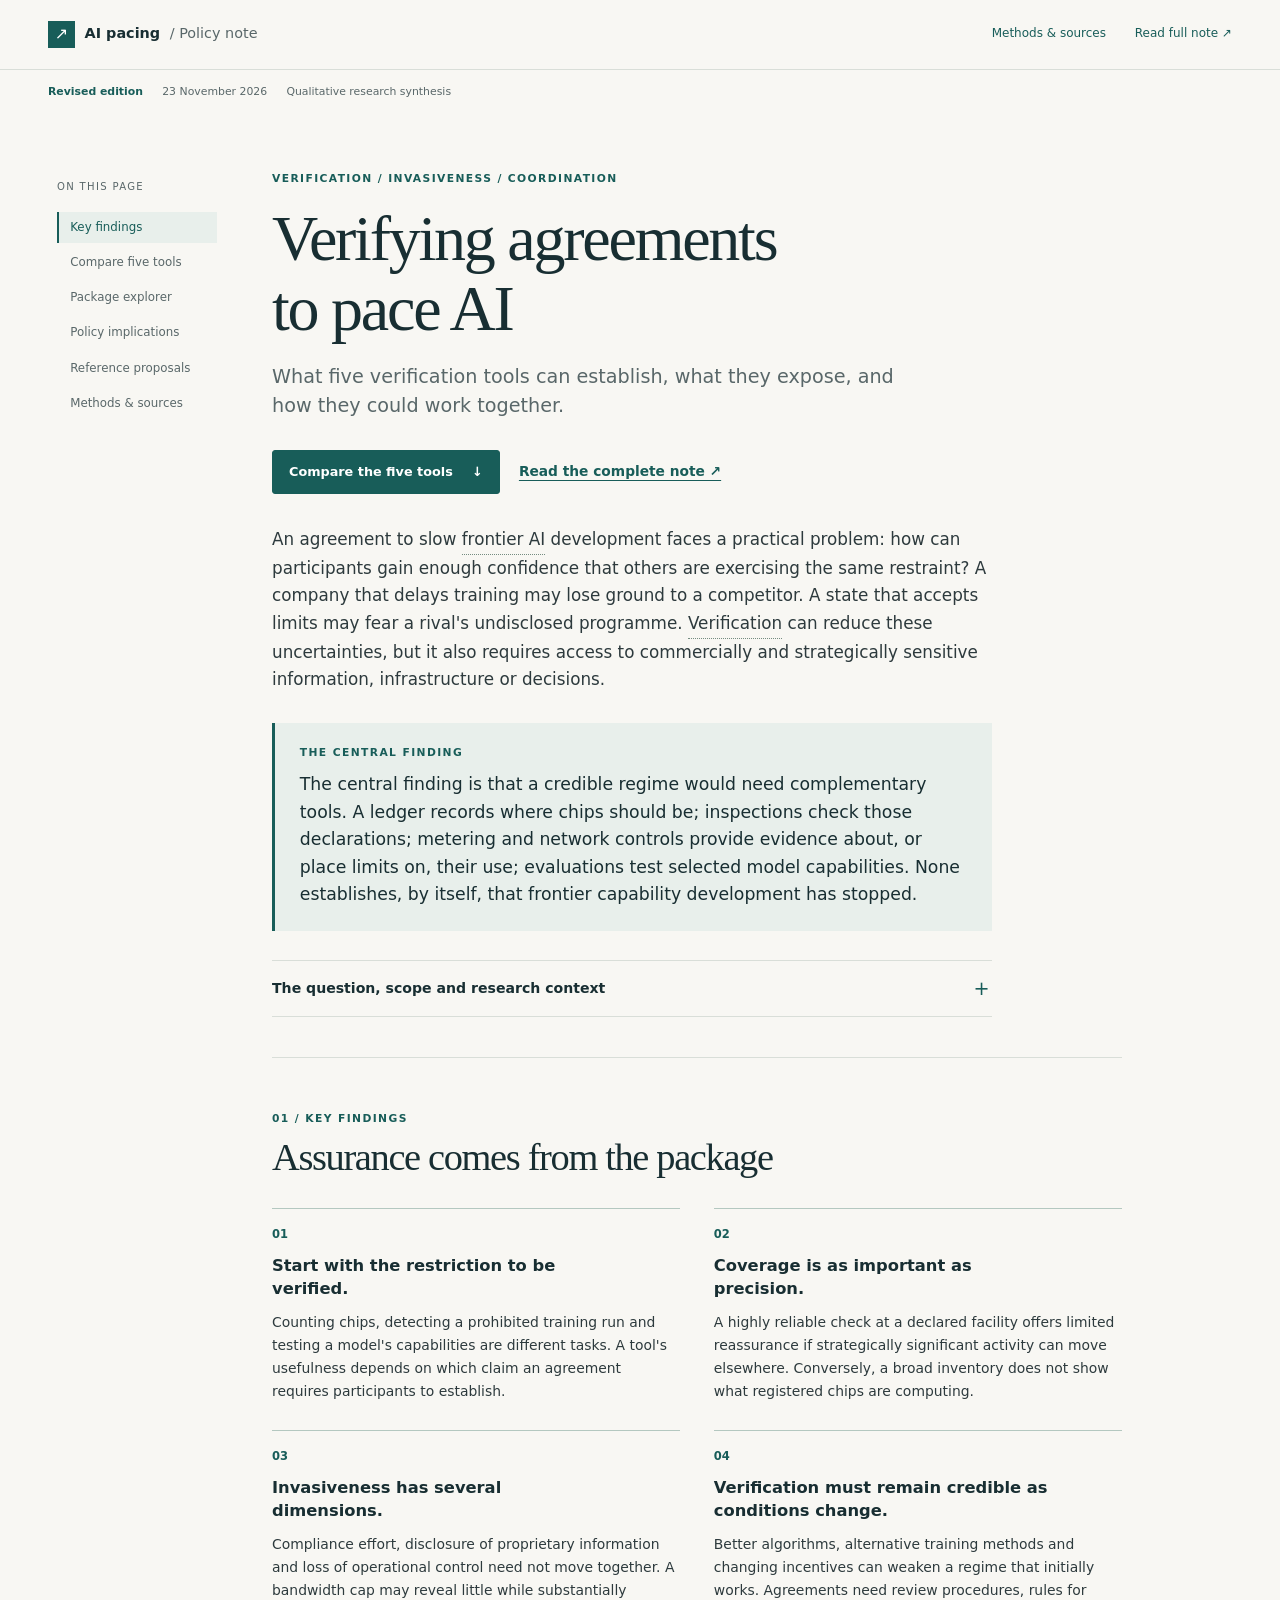
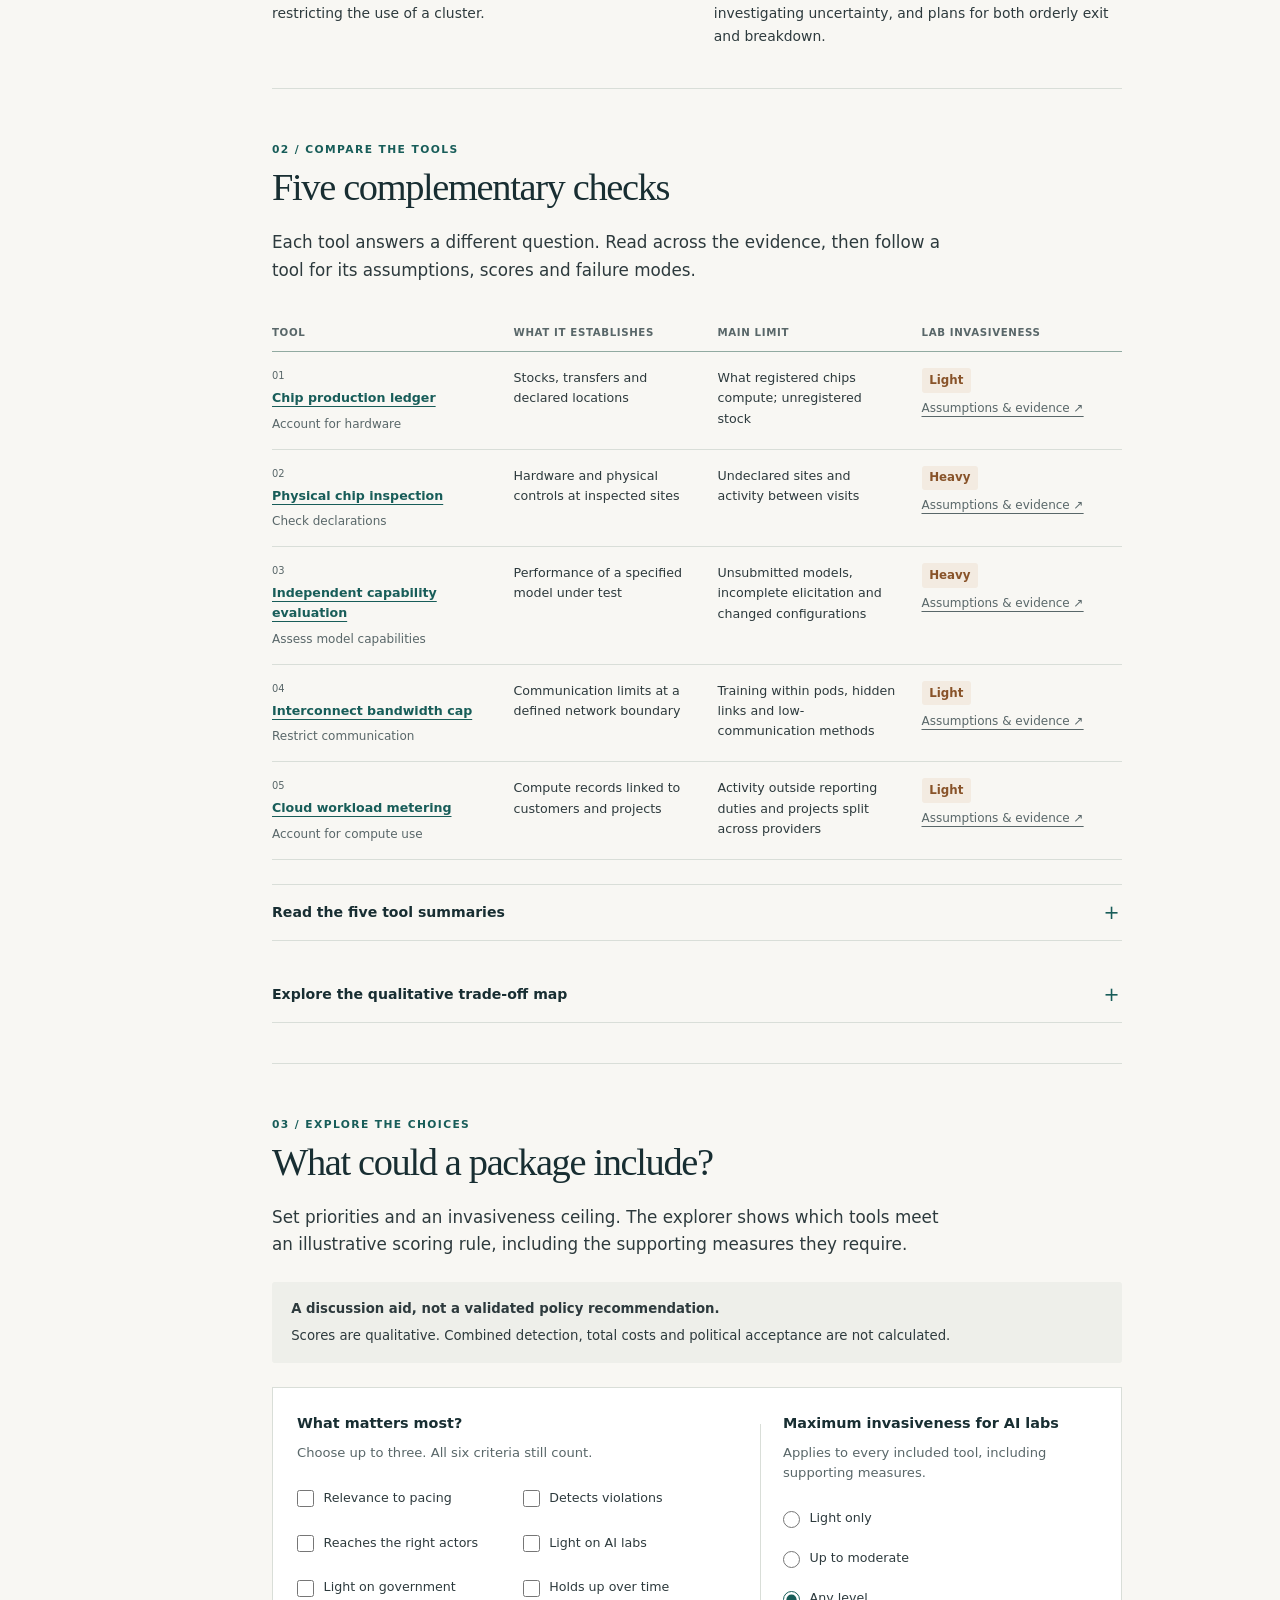
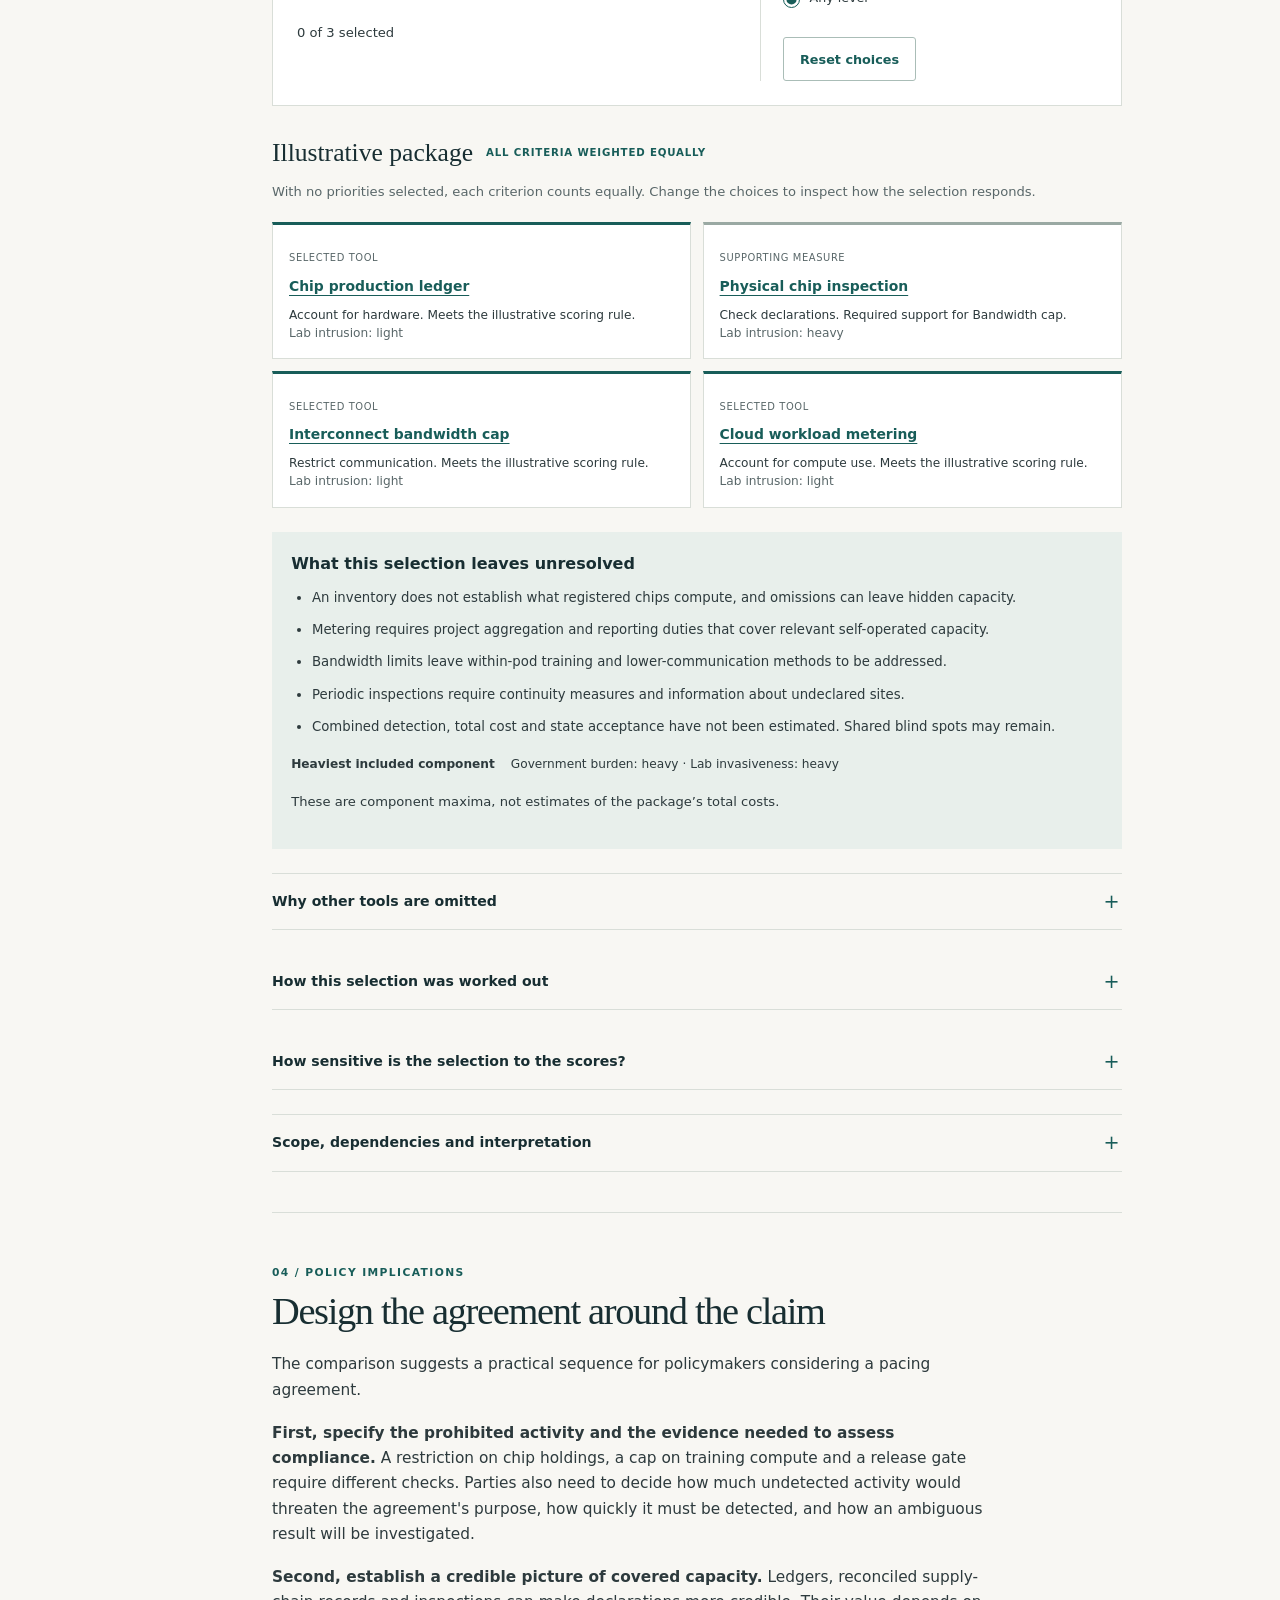
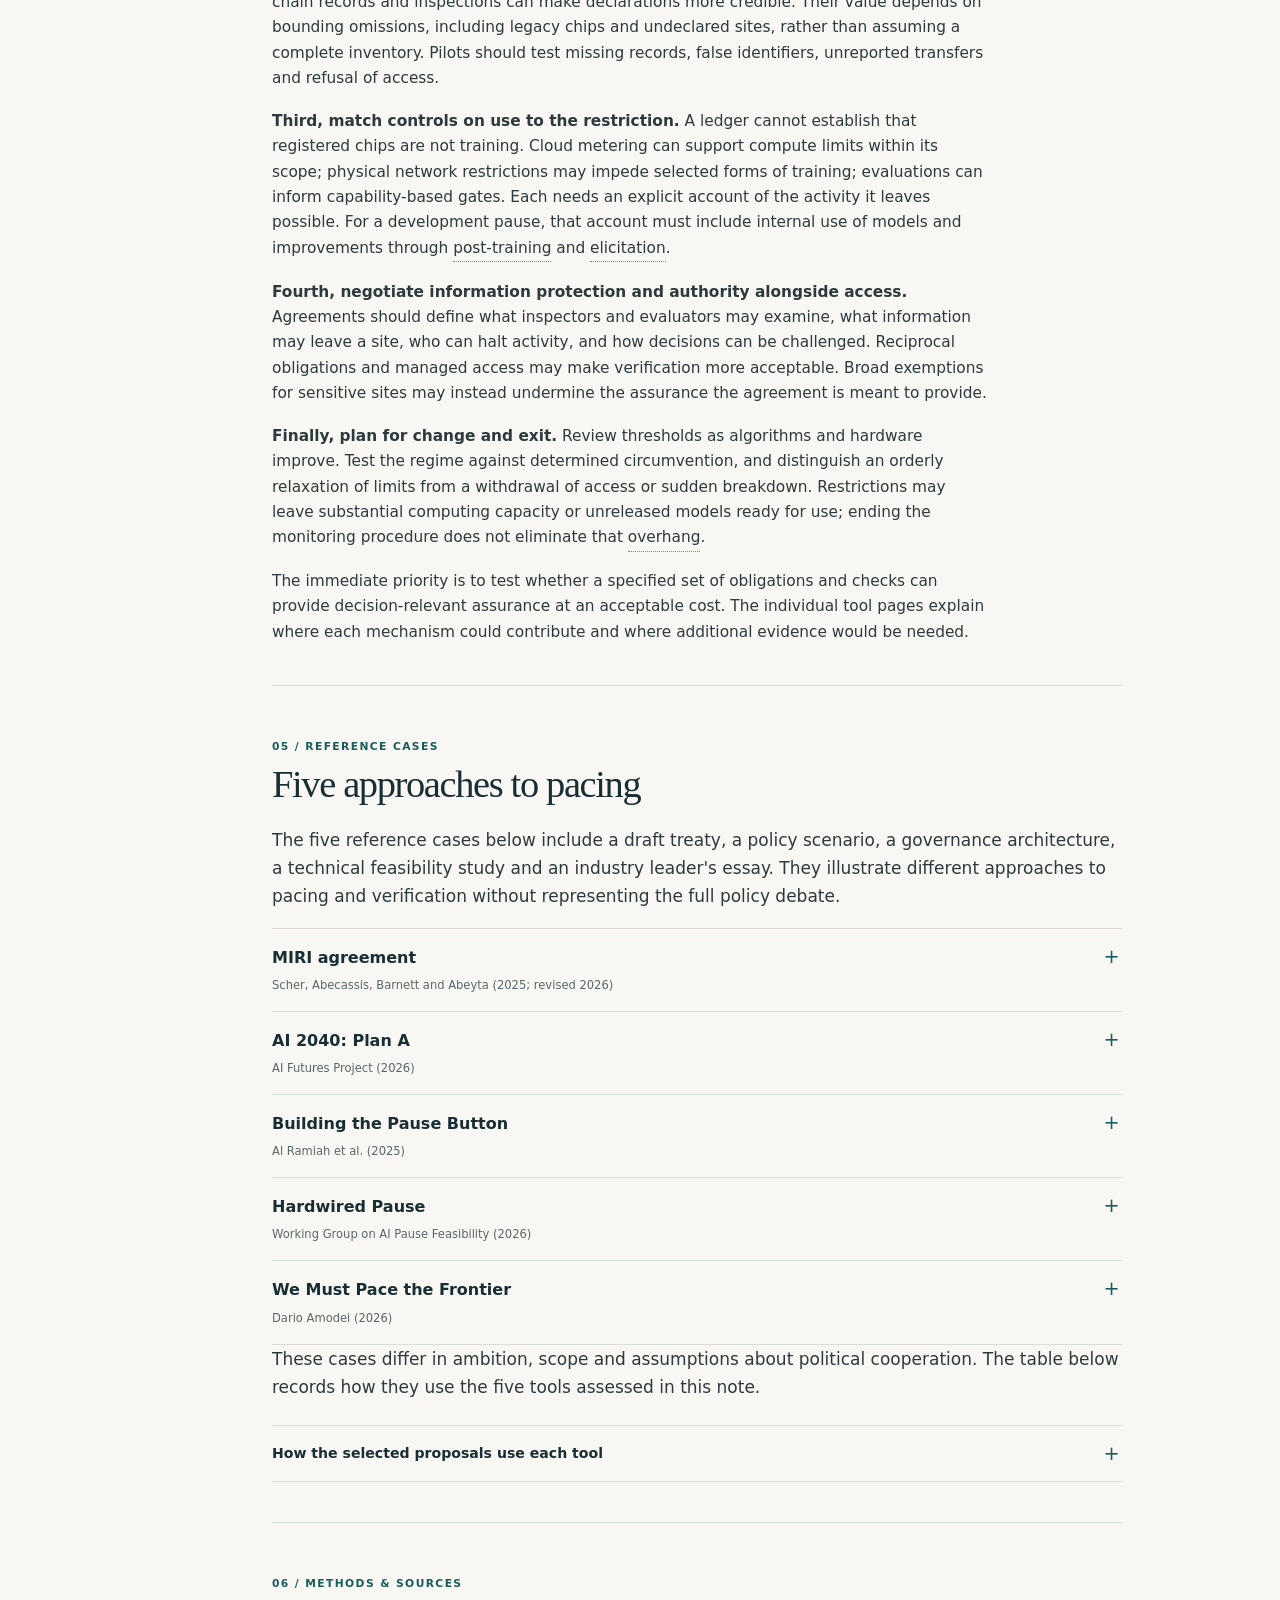
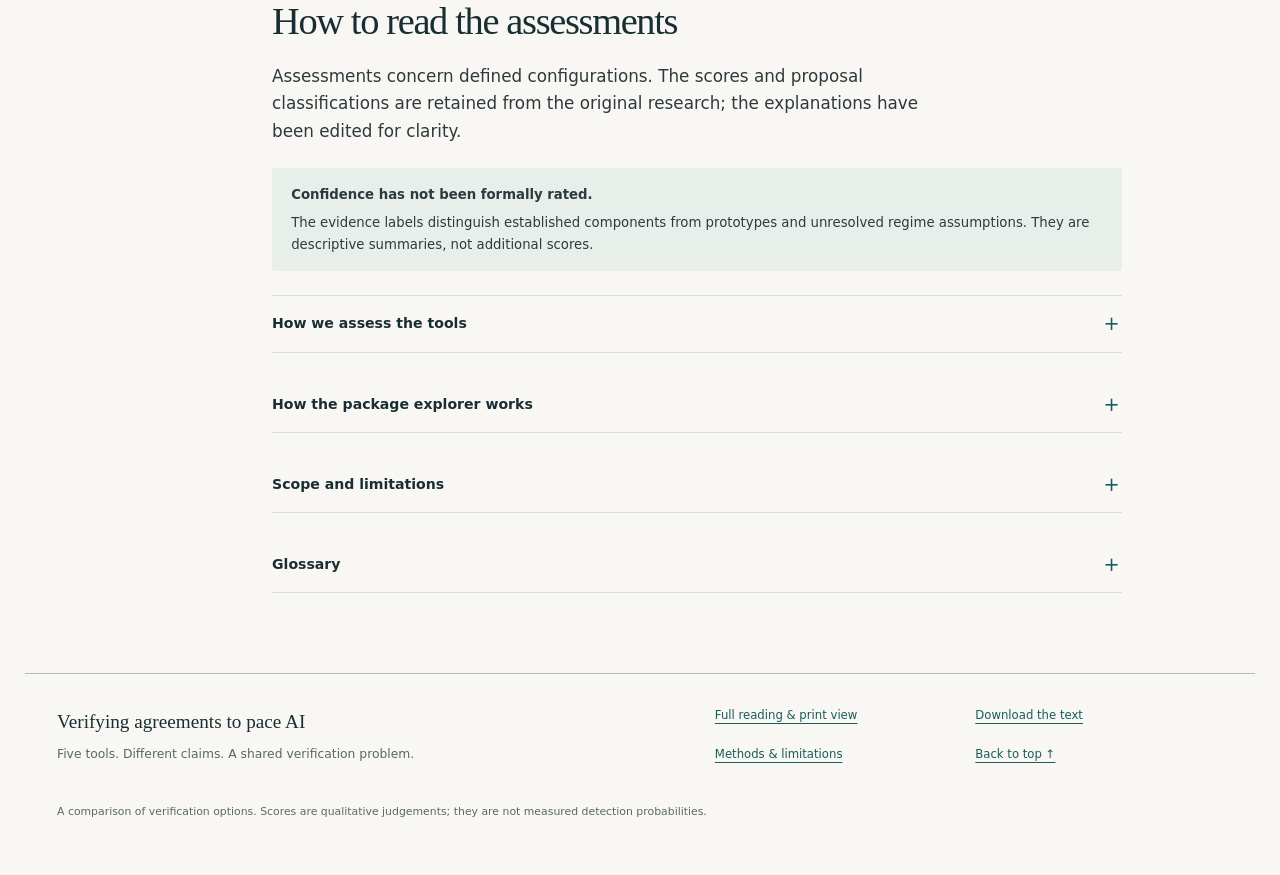
<file: Archive/2026-11-23 — pacing explorer, ChatGPT version that rewrote the content/index.html>
<!doctype html>
<html lang="en"><head><meta charset="utf-8"><meta name="viewport" content="width=device-width, initial-scale=1"><meta name="referrer" content="no-referrer"><meta name="description" content="A policy note comparing five tools for verifying agreements to pace frontier AI."><title>Verifying agreements to pace AI · AI pacing policy note</title><link rel="stylesheet" href="css/style.css"><script src="js/package.js" defer></script><script src="data/site.js" defer></script><script src="js/app.js" defer></script></head>
<body data-page="home"><a class="skip-link" href="#main">Skip to content</a>
<header class="site-header"><a class="wordmark" href="index.html"><span class="wordmark-symbol" aria-hidden="true">↗</span>AI pacing <span class="wordmark-kind">/ Policy note</span></a><div class="header-links"><a href="index.html#methods">Methods &amp; sources</a><a class="header-full" href="full-note.html">Read full note <span aria-hidden="true">↗</span></a></div></header>
<div class="publication-bar"><span>Revised edition</span><time datetime="2026-11-23">23 November 2026</time><span>Qualitative research synthesis</span></div>
<div class="page-layout"><aside class="contents"><nav aria-label="On this page"><span class="nav-label">On this page</span><a href="#findings">Key findings</a><a href="#comparison">Compare five tools</a><a href="#explorer">Package explorer</a><a href="#policy">Policy implications</a><a href="#proposals">Reference proposals</a><a href="#methods">Methods &amp; sources</a></nav></aside><main id="main" tabindex="-1"><header class="hero"><p class="eyebrow">Verification / Invasiveness / Coordination</p><h1>Verifying agreements<br class="desktop-break"> to pace AI</h1><p class="subtitle">What five verification tools can establish, what they expose, and how they could work together.</p><div class="hero-actions"><a class="button" href="#comparison">Compare the five tools <span aria-hidden="true">↓</span></a><a class="text-link" href="full-note.html">Read the complete note ↗</a></div></header><div class="opening prose" data-prose><p>An agreement to slow frontier AI development faces a practical problem: how can participants gain enough confidence that others are exercising the same restraint? A company that delays training may lose ground to a competitor. A state that accepts limits may fear a rival&#x27;s undisclosed programme. Verification can reduce these uncertainties, but it also requires access to commercially and strategically sensitive information, infrastructure or decisions.</p><div class="thesis"><span class="eyebrow">The central finding</span><p>The central finding is that a credible regime would need complementary tools. A ledger records where chips should be; inspections check those declarations; metering and network controls provide evidence about, or place limits on, their use; evaluations test selected model capabilities. None establishes, by itself, that frontier capability development has stopped.</p></div><details class="reading-details"><summary>The question, scope and research context</summary><div class="disclosure-body"><p>Pacing means deliberately moderating the development, deployment or spread of AI capabilities. Its purpose may be to give safety research, institutions and public deliberation more time to respond to emerging risks. Agreements can take different forms: a limit on training compute, a temporary pause, or a requirement to demonstrate specified safeguards before developing or releasing a model. Each creates a different verification task.</p>
<p>This note compares five tools: chip production ledgers, physical chip inspections, independent capability evaluations, interconnect bandwidth caps and cloud workload metering. It examines what each can establish, how that evidence could support pacing, and what compliance would require from governments, AI developers and infrastructure providers. Five recent proposals provide reference points for the comparison.</p>
<p>The design challenge is therefore to obtain enough assurance about a specified restriction while limiting unnecessary disclosure, disruption and external control. More access can improve assurance, but it can also make an agreement harder to negotiate and sustain. Better technical design and governance may reduce both problems.</p>
<p>This is a comparison of verification options, rather than an assessment of whether any particular pause is justified. It develops one part of the research agenda in <a href="https://pacing.tech/" rel="noreferrer"><em>Pacing the Frontier</em></a>: understanding how verification requirements and the responses they induce affect the prospects for coordinated restraint.</p></div></details></div><section><header class="section-heading"><span class="eyebrow">01 / Key findings</span><h2 id="findings">Assurance comes from the package</h2></header><ol class="findings-grid"><li><span class="finding-number">01</span><h3>Start with the restriction to be verified.</h3><p>Counting chips, detecting a prohibited training run and testing a model&#x27;s capabilities are different tasks. A tool&#x27;s usefulness depends on which claim an agreement requires participants to establish.</p></li><li><span class="finding-number">02</span><h3>Coverage is as important as precision.</h3><p>A highly reliable check at a declared facility offers limited reassurance if strategically significant activity can move elsewhere. Conversely, a broad inventory does not show what registered chips are computing.</p></li><li><span class="finding-number">03</span><h3>Invasiveness has several dimensions.</h3><p>Compliance effort, disclosure of proprietary information and loss of operational control need not move together. A bandwidth cap may reveal little while substantially restricting the use of a cluster.</p></li><li><span class="finding-number">04</span><h3>Verification must remain credible as conditions change.</h3><p>Better algorithms, alternative training methods and changing incentives can weaken a regime that initially works. Agreements need review procedures, rules for investigating uncertainty, and plans for both orderly exit and breakdown.</p></li></ol></section><section><header class="section-heading"><span class="eyebrow">02 / Compare the tools</span><h2 id="comparison">Five complementary checks</h2></header><p class="section-intro">Each tool answers a different question. Read across the evidence, then follow a tool for its assumptions, scores and failure modes.</p><div class="comparison-table"><table><caption class="sr-only">Five tools: primary claims, blind spots and invasiveness for AI labs</caption><thead><tr><th scope="col">Tool</th><th scope="col">What it establishes</th><th scope="col">Main limit</th><th scope="col">Lab invasiveness</th></tr></thead><tbody><tr><th scope="row"><span class="tool-number">01</span><a href="tool-ledger.html">Chip production ledger</a><span class="cell-caption">Account for hardware</span></th><td data-label="What it establishes">Stocks, transfers and declared locations</td><td data-label="Main limit">What registered chips compute; unregistered stock</td><td data-label="Lab invasiveness"><span class="rating cost">Light</span><a class="cell-caption" href="tool-ledger.html#assessment">Assumptions &amp; evidence ↗</a></td></tr><tr><th scope="row"><span class="tool-number">02</span><a href="tool-inspections.html">Physical chip inspection</a><span class="cell-caption">Check declarations</span></th><td data-label="What it establishes">Hardware and physical controls at inspected sites</td><td data-label="Main limit">Undeclared sites and activity between visits</td><td data-label="Lab invasiveness"><span class="rating cost">Heavy</span><a class="cell-caption" href="tool-inspections.html#assessment">Assumptions &amp; evidence ↗</a></td></tr><tr><th scope="row"><span class="tool-number">03</span><a href="tool-evaluations.html">Independent capability evaluation</a><span class="cell-caption">Assess model capabilities</span></th><td data-label="What it establishes">Performance of a specified model under test</td><td data-label="Main limit">Unsubmitted models, incomplete elicitation and changed configurations</td><td data-label="Lab invasiveness"><span class="rating cost">Heavy</span><a class="cell-caption" href="tool-evaluations.html#assessment">Assumptions &amp; evidence ↗</a></td></tr><tr><th scope="row"><span class="tool-number">04</span><a href="tool-bandwidth.html">Interconnect bandwidth cap</a><span class="cell-caption">Restrict communication</span></th><td data-label="What it establishes">Communication limits at a defined network boundary</td><td data-label="Main limit">Training within pods, hidden links and low-communication methods</td><td data-label="Lab invasiveness"><span class="rating cost">Light</span><a class="cell-caption" href="tool-bandwidth.html#assessment">Assumptions &amp; evidence ↗</a></td></tr><tr><th scope="row"><span class="tool-number">05</span><a href="tool-metering.html">Cloud workload metering</a><span class="cell-caption">Account for compute use</span></th><td data-label="What it establishes">Compute records linked to customers and projects</td><td data-label="Main limit">Activity outside reporting duties and projects split across providers</td><td data-label="Lab invasiveness"><span class="rating cost">Light</span><a class="cell-caption" href="tool-metering.html#assessment">Assumptions &amp; evidence ↗</a></td></tr></tbody></table></div><details class="reading-details"><summary>Read the five tool summaries</summary><div class="disclosure-body"><p>The tools address different parts of the problem. The first two establish an inventory and check its physical counterpart. The remaining three examine capabilities, restrict communication or account for compute use.</p>
<p><strong>Chip production ledger.</strong> A register of covered AI chips from production through transfers to verified destruction. It helps establish how much computing capacity exists and where it should be, but does not establish what that capacity is used for.</p>
<p><strong>Physical chip inspection.</strong> On-site checks of hardware, identifiers, records and physical controls. Inspections test declarations and can support shutdown or configuration requirements; periodic visits provide only limited evidence about activity between visits.</p>
<p><strong>Independent capability evaluation.</strong> External testing of a specified model and configuration. Evaluations can inform decisions about further development or release, but test results do not establish that all relevant capabilities have been found or all relevant models submitted.</p>
<p><strong>Interconnect bandwidth cap.</strong> A restriction on communication between groups of AI chips. It can impede training that relies on frequent exchanges while preserving some inference workloads. Its effect depends on cluster design, permitted exceptions and available training methods.</p>
<p><strong>Cloud workload metering.</strong> Provider records linking customers and projects to compute use. Metering can support reporting thresholds or allocation limits, but needs additional arrangements to cover self-operated capacity and activity split across providers.</p></div></details><details class="map-disclosure" id="tradeoff-map"><summary>Explore the qualitative trade-off map</summary><div class="disclosure-body"><div class="map-layout"><div class="map-chart"><p class="axis-heading">Detection &amp; enforcement ↑</p><div class="y-labels" aria-hidden="true"><span>High</span><span>Medium</span><span>Low</span></div><div class="map-plot" role="group" aria-label="Qualitative trade-off map"><a class="map-marker" href="#map-key" style="left:30.0%;bottom:50.0%" aria-label="Chip production ledger, Interconnect bandwidth cap, Cloud workload metering: lab invasiveness Light; detection &amp; enforcement Medium.">1 · 4 · 5</a><a class="map-marker" href="tool-inspections.html" style="left:70.0%;bottom:50.0%" aria-label="Physical chip inspection: lab invasiveness Heavy; detection &amp; enforcement Medium.">2</a><a class="map-marker" href="tool-evaluations.html" style="left:70.0%;bottom:30.0%" aria-label="Independent capability evaluation: lab invasiveness Heavy; detection &amp; enforcement Low.">3</a></div><div class="x-labels" aria-hidden="true"><span>Light</span><span>Moderate</span><span>Heavy</span></div><p class="x-title">Lab invasiveness →</p></div><ol id="map-key" class="map-key"><li><span class="key-number">1</span><div><a href="tool-ledger.html">Chip production ledger</a><span class="cell-caption">Intrusion: light · Detection: medium</span></div></li><li><span class="key-number">2</span><div><a href="tool-inspections.html">Physical chip inspection</a><span class="cell-caption">Intrusion: heavy · Detection: medium</span></div></li><li><span class="key-number">3</span><div><a href="tool-evaluations.html">Independent capability evaluation</a><span class="cell-caption">Intrusion: heavy · Detection: low</span></div></li><li><span class="key-number">4</span><div><a href="tool-bandwidth.html">Interconnect bandwidth cap</a><span class="cell-caption">Intrusion: light · Detection: medium</span></div></li><li><span class="key-number">5</span><div><a href="tool-metering.html">Cloud workload metering</a><span class="cell-caption">Intrusion: light · Detection: medium</span></div></li></ol></div><p>The map places each tool according to our assessment of its invasiveness for AI labs and its ability to support detection and enforcement. Markers may represent several tools with the same scores. Moving left indicates less intrusion; moving up indicates stronger assessed verification within the configuration described on the tool&#x27;s page.</p>
<p>These are qualitative judgements on an ordinal scale, not measured probabilities of detecting a violation. The tools also verify different claims: confirming a chip inventory is different from establishing the absence of a dangerous capability. Position on the map therefore does not establish an overall ranking. Relevance to the agreement, coverage, durability and the costs of supporting tools must also be considered.</p>
<p>The map is best used to identify questions for closer examination: what assurance does a tool buy, about which activity, and at whose expense?</p></div></details></section><section><header class="section-heading"><span class="eyebrow">03 / Explore the choices</span><h2 id="explorer">What could a package include?</h2></header><p class="section-intro">Set priorities and an invasiveness ceiling. The explorer shows which tools meet an illustrative scoring rule, including the supporting measures they require.</p>
<div class="notice"><strong>A discussion aid, not a validated policy recommendation.</strong><p>Scores are qualitative. Combined detection, total costs and political acceptance are not calculated.</p></div>
<div id="package-explorer" hidden><form id="package-form" class="explorer-form"><fieldset><legend>What matters most?</legend><p class="small muted" id="priority-hint">Choose up to three. All six criteria still count.</p><div class="priority-choices"><label class="choice"><input type="checkbox" name="priority" value="effectiveness"><span>Relevance to pacing</span></label><label class="choice"><input type="checkbox" name="priority" value="verifiability"><span>Detects violations</span></label><label class="choice"><input type="checkbox" name="priority" value="coverage"><span>Reaches the right actors</span></label><label class="choice"><input type="checkbox" name="priority" value="invasiveness"><span>Light on AI labs</span></label><label class="choice"><input type="checkbox" name="priority" value="burden"><span>Light on government</span></label><label class="choice"><input type="checkbox" name="priority" value="robustness"><span>Holds up over time</span></label></div><p class="small" id="pick-count" aria-live="polite">0 of 3 selected</p></fieldset><fieldset class="limit-field"><legend>Maximum invasiveness for AI labs</legend><p class="small muted">Applies to every included tool, including supporting measures.</p><div class="limit-choices"><label class="choice"><input type="radio" name="limit" value="low"><span>Light only</span></label><label class="choice"><input type="radio" name="limit" value="medium"><span>Up to moderate</span></label><label class="choice"><input type="radio" name="limit" value="any" checked><span>Any level</span></label></div><button type="reset" class="button secondary">Reset choices</button></fieldset></form><p id="package-status" class="sr-only" role="status" aria-live="polite" aria-atomic="true"></p><div id="package-results"></div></div>
<noscript><p class="notice">The interactive explorer requires JavaScript. All analysis, tool pages and methods are readable without it.</p></noscript><details class="reading-details"><summary>Scope, dependencies and interpretation</summary><div class="disclosure-body"><p>The package explorer uses the assessments in this note to illustrate how different priorities change the selection of tools. Choose up to three priorities and a preferred limit on invasiveness. The explanation shows which tools meet the scoring rule, which are added as supporting measures, and what trade-offs follow.</p>
<p>The result is a starting point for discussion. It does not estimate the combined probability of detecting violations, the total cost of a regime or the likelihood that states would accept it. Several tools may share the same blind spot, and a package can require more access than any headline mechanism suggests.</p>
<p><strong>Supporting measures in the configuration assessed here:</strong></p>
<ul><li><strong>Physical chip inspection is linked to the chip ledger.</strong> The ledger supplies the declared inventory against which inspectors check a facility. Inspections can also use other records or investigate suspected sites, so this is a design choice for the explorer rather than a universal prerequisite for inspection.</li><li><strong>A physical interconnect cap is linked to inspection.</strong> Inspectors check network layouts and physical restrictions. Seals, monitoring or other controls are needed to maintain confidence between visits; a visit alone cannot establish that cables will remain disconnected afterwards.</li></ul>
<p>The explorer checks each tool together with all its required supporting measures. If any component exceeds the selected invasiveness ceiling, that candidate is omitted and the conflict is explained. Relaxing the ceiling reveals the alternative; supporting tools are never added above the limit automatically.</p></div></details></section><section><header class="section-heading"><span class="eyebrow">04 / Policy implications</span><h2 id="policy">Design the agreement around the claim</h2></header><div class="prose" data-prose><p>The comparison suggests a practical sequence for policymakers considering a pacing agreement.</p>
<p><strong>First, specify the prohibited activity and the evidence needed to assess compliance.</strong> A restriction on chip holdings, a cap on training compute and a release gate require different checks. Parties also need to decide how much undetected activity would threaten the agreement&#x27;s purpose, how quickly it must be detected, and how an ambiguous result will be investigated.</p>
<p><strong>Second, establish a credible picture of covered capacity.</strong> Ledgers, reconciled supply-chain records and inspections can make declarations more credible. Their value depends on bounding omissions, including legacy chips and undeclared sites, rather than assuming a complete inventory. Pilots should test missing records, false identifiers, unreported transfers and refusal of access.</p>
<p><strong>Third, match controls on use to the restriction.</strong> A ledger cannot establish that registered chips are not training. Cloud metering can support compute limits within its scope; physical network restrictions may impede selected forms of training; evaluations can inform capability-based gates. Each needs an explicit account of the activity it leaves possible. For a development pause, that account must include internal use of models and improvements through post-training and elicitation.</p>
<p><strong>Fourth, negotiate information protection and authority alongside access.</strong> Agreements should define what inspectors and evaluators may examine, what information may leave a site, who can halt activity, and how decisions can be challenged. Reciprocal obligations and managed access may make verification more acceptable. Broad exemptions for sensitive sites may instead undermine the assurance the agreement is meant to provide.</p>
<p><strong>Finally, plan for change and exit.</strong> Review thresholds as algorithms and hardware improve. Test the regime against determined circumvention, and distinguish an orderly relaxation of limits from a withdrawal of access or sudden breakdown. Restrictions may leave substantial computing capacity or unreleased models ready for use; ending the monitoring procedure does not eliminate that overhang.</p>
<p>The immediate priority is to test whether a specified set of obligations and checks can provide decision-relevant assurance at an acceptable cost. The individual tool pages explain where each mechanism could contribute and where additional evidence would be needed.</p></div></section><section><header class="section-heading"><span class="eyebrow">05 / Reference cases</span><h2 id="proposals">Five approaches to pacing</h2></header><p>The five reference cases below include a draft treaty, a policy scenario, a governance architecture, a technical feasibility study and an industry leader&#x27;s essay. They illustrate different approaches to pacing and verification without representing the full policy debate.</p><details class="proposal"><summary>MIRI agreement<span class="proposal-attribution">Scher, Abecassis, Barnett and Abeyta (2025; revised 2026)</span></summary><div class="disclosure-body"><p>This proposed international agreement would prohibit training above 10²⁴ floating-point operations (FLOP), subject training between 10²² and 10²⁴ FLOP to approval and monitoring, and restrict research that could undermine the agreement. Clusters above 16 H100-equivalents would be brought into declared, monitored facilities. Chip tracking and verification of chip use underpin the regime; the treaty body could also require limits on communication between chips. These thresholds are proposed rules, not established boundaries between safe and dangerous AI.</p><a class="source-link" href="https://arxiv.org/abs/2511.10783v3">Read the proposal ↗</a></div></details><details class="proposal"><summary>AI 2040: Plan A<span class="proposal-attribution">AI Futures Project (2026)</span></summary><div class="disclosure-body"><p>This policy scenario describes a US–China agreement to pause frontier training and subsequently resume development under extensive oversight. Its <a href="https://ai-2040.com/supplements/verification-plan" rel="noreferrer">verification plan</a> combines supply-chain tracking, reciprocal inspections and checks that designated facilities perform permitted work. Network taps and recomputation of sampled workloads play important roles. Dates, chip counts and estimates of hidden capacity belong to the scenario and its assumptions; they are not observations of an implemented regime.</p><a class="source-link" href="https://ai-2040.com/">Read the proposal ↗</a></div></details><details class="proposal"><summary>Building the Pause Button<span class="proposal-attribution">Al Ramiah et al. (2025)</span></summary><div class="disclosure-body"><p>This proposal would establish the capacity for an enforceable pause before one is needed. It combines hardware controls, traceability of chips and their users, and legal obligations. Nearer-term options include limits on interconnection; more ambitious controls would be built into hardware. The proposal favours compute-based triggers over reliance on capability evaluations alone, while using evaluations to inform the thresholds.</p><a class="source-link" href="https://arxiv.org/abs/2506.20530">Read the proposal ↗</a></div></details><details class="proposal"><summary>Hardwired Pause<span class="proposal-attribution">Working Group on AI Pause Feasibility (2026)</span></summary><div class="disclosure-body"><p>This study examines whether frontier training could be paused while approved AI services continue. It combines a census of existing training-capable chips, registration of new production, licensed hardware operators and a transition towards inference-only hardware. A central constraint is how long the remaining hidden compute could be kept below a strategically significant level as algorithms improve. Registration incentives include buybacks and amnesty for past export-control evasion.</p><a class="source-link" href="https://hardwired-pause.ai/">Read the proposal ↗</a></div></details><details class="proposal"><summary>We Must Pace the Frontier<span class="proposal-attribution">Dario Amodei (2026)</span></summary><div class="disclosure-body"><p>This essay proposes embedded independent evaluators, common pacing requirements among democratic countries, and efforts towards wider international agreements. It favours requirements tied to what models can do and the safeguards demonstrated for them. Its conception of independent assessment is broader than capability testing alone: evaluators would also examine safety practices and evidence about alignment.</p><a class="source-link" href="https://darioamodei.com/post/we-must-pace-the-frontier">Read the proposal ↗</a></div></details><p>These cases differ in ambition, scope and assumptions about political cooperation. The table below records how they use the five tools assessed in this note.</p><details class="reading-details"><summary>How the selected proposals use each tool</summary><div class="disclosure-body"><p>The table records the role assigned to each tool in the selected proposals. It describes their designs, rather than ranking effectiveness or establishing a policy consensus.</p>
<p>Rows are ordered by a weighted count: Core = 1, Partial = 0.5 and Option = 0.2, with ties resolved by the number of Core entries. The weights organise the comparison; they do not measure evidential strength.</p>
<div class="table-scroll" role="region" aria-label="Assessment criteria" tabindex="0"><table><thead><tr><th scope="col">Order</th><th scope="col">Tool</th><th scope="col">MIRI agreement</th><th scope="col">AI 2040: Plan A</th><th scope="col">Building the Pause Button</th><th scope="col">Hardwired Pause</th><th scope="col">Amodei</th></tr></thead><tbody><tr><th scope="row">1</th><td>Chip production ledger</td><td>Core</td><td>Core</td><td>Core</td><td>Core</td><td>—</td></tr><tr><th scope="row">2</th><td>Physical chip inspection</td><td>Core</td><td>Core</td><td>Option</td><td>Core</td><td>—</td></tr><tr><th scope="row">3</th><td>Interconnect bandwidth cap</td><td>Option</td><td>Core</td><td>Core</td><td>Partial</td><td>—</td></tr><tr><th scope="row">4</th><td>Independent capability evaluation</td><td>Partial</td><td>Partial</td><td>Partial</td><td>Core</td><td>Option</td></tr><tr><th scope="row">5</th><td>Cloud workload metering</td><td>Partial</td><td>Partial</td><td>Option</td><td>Partial</td><td>—</td></tr></tbody></table></div>
<p><strong>Core:</strong> central or required. <strong>Partial:</strong> a broader or closely related check is discussed. <strong>Option:</strong> described as a possibility without commitment to that specific mechanism. <strong>—:</strong> not identified as a verification mechanism in the proposal as coded here.</p>
<p>Classifications refer to the specific tools assessed here. Amodei&#x27;s embedded evaluators are a substantial commitment, while his capability-checkpoint scheme remains an option. Broader compute reporting is likewise distinguished from project-level cloud metering. Sources and context accompany each tool.</p></div></details></section><section><header class="section-heading"><span class="eyebrow">06 / Methods &amp; sources</span><h2 id="methods">How to read the assessments</h2></header><p class="section-intro">Assessments concern defined configurations. The scores and proposal classifications are retained from the original research; the explanations have been edited for clarity.</p><div class="notice evidence"><strong>Confidence has not been formally rated.</strong><p>The evidence labels distinguish established components from prototypes and unresolved regime assumptions. They are descriptive summaries, not additional scores.</p></div><details class="reading-details" id="how-we-assess-the-tools"><summary>How we assess the tools</summary><div class="disclosure-body"><p>The website summarises six criteria on five-point meters. Dots indicate benefits; squares indicate costs. These are the authors&#x27; structured judgements, informed by the sources on each tool&#x27;s page. They are not empirical estimates, and differences between adjacent scores should not be interpreted as precise differences in performance.</p>
<p>Each assessment refers to a particular configuration. A ledger is assessed as a reconciled register supporting rules on compute; inspection as periodic checks of declared sites backed by records and continuity measures; evaluation as testing that can inform release or development gates; bandwidth limits as physical restrictions at declared sites; and metering as provider-based identification and compute accounting. More intrusive or technically ambitious versions may perform differently.</p>
<p><strong>Relevance to pacing</strong> asks how the rule supported by a tool could constrain capability progress if respected. The framework considers four routes: more training compute, better algorithms, more elaborate post-training, and better elicitation of existing models. These routes overlap and their importance changes. Counting them is a qualitative guide to substitution opportunities, rather than a prediction of time gained. A release gate and a development gate should also be distinguished, since they constrain different outcomes.</p>
<div class="table-scroll" role="region" aria-label="Assessment criteria" tabindex="0"><table><thead><tr><th scope="col">Criterion shown on the site</th><th scope="col">Low / light: scores 1–2</th><th scope="col">Medium / moderate: score 3</th><th scope="col">High / heavy: scores 4–5</th></tr></thead><tbody><tr><th scope="row">Relevance to pacing</th><td>The supported rule has limited bearing on capability progress, or partly constrains one route</td><td>The supported rule directly constrains one route, while substantial substitution remains</td><td>The supported rule constrains a route with less substitution, or addresses several routes; the highest score requires broad limits with little substitution</td></tr><tr><th scope="row">Reaches the right actors</th><td>Limited reach or substantial restrictions on beneficial activity</td><td>Reaches declared or large actors, with material gaps or spillovers</td><td>Broad reach across relevant actors with relatively limited spillovers</td></tr><tr><th scope="row">Detects violations</th><td>Weak ability to identify breaches of the specified obligation</td><td>Useful checks on declared or large activity, with important blind spots</td><td>Timely, credible detection and a credible or automatic enforcement mechanism</td></tr><tr><th scope="row">Holds up over time</th><td>Vulnerable to changing circumstances or difficult to end safely</td><td>Adaptable, but requires active review and maintenance</td><td>Designed to adapt, with manageable exit and overhang risks</td></tr><tr><th scope="row">Burden on government</th><td>Relatively limited reporting and oversight</td><td>New regulatory capacity and periodic audits</td><td>Extensive inspection, international coordination or hardware certification</td></tr><tr><th scope="row">Invasiveness for AI labs</th><td>Limited additional effort, disclosure or external control</td><td>Noticeable compliance costs or strategically sensitive access</td><td>Major disruption, deep proprietary access or substantial external control</td></tr></tbody></table></div>
<p>The “Detects violations” score summarises both verification and enforceability in the current framework. Evidence of a breach and the capacity to respond are distinct requirements; neither should be assumed from the other. Similarly, the coverage score combines reach and targeting, while the robustness score combines adaptation and exit. The accompanying explanations are necessary to interpret these summaries.</p>
<p><strong>Invasiveness</strong> includes compliance effort, proprietary information revealed and loss of operational control. Its distribution matters: a measure that is relatively light for an AI developer may be more demanding for its cloud provider, chip supplier or host state. Supporting mechanisms can also raise the intrusiveness of a package beyond that of its most visible component.</p>
<p><strong>Actor responses</strong> describe incentives under stated conditions. Cooperation, circumvention and attempts to weaken a rule are possibilities whose likelihood depends on reciprocity, relative gains, confidentiality, compensation and enforcement. Being ahead or behind in AI does not determine compliance. Improving efficiency within an agreed rule is also different from violating it, even where it reduces the rule&#x27;s pacing effect.</p>
<p><strong>Readiness</strong> distinguishes established components from a credible regime built around them. Existing inventories, inspection practices, billing systems and evaluation exercises do not establish that an international agreement can already achieve its desired level of assurance. Hardware-enabled guarantees may eventually change the comparison, but are outside the five-tool assessment presented here.</p></div></details><details class="reading-details" id="how-the-package-explorer-works"><summary>How the package explorer works</summary><div class="disclosure-body"><p>The explorer applies a transparent selection rule to the existing scores:</p>
<ol><li>Each criterion receives weight 1; a selected priority receives weight 3. Users may select up to three priorities.</li><li>Cost scores are reversed so that lower burden and invasiveness improve the result.</li><li>Each tool receives a weighted average on the resulting one-to-five scale. Tools above the selected invasiveness limit are initially excluded.</li><li>Candidates whose full set of supporting tools fits within the ceiling are eligible. Eligible tools with an average of at least 3 are selected. If none reaches that threshold, the highest-scoring eligible option is labelled as a closest feasible option below the threshold.</li><li>Supporting tools are added according to the stated dependencies only after the full set passes the ceiling check. Conflicts that exclude a candidate are explained separately. The displayed package therefore respects the selected ceiling for every component.</li></ol>
<p>The weighting and selection threshold are illustrative choices. Averaging ordinal scores assumes that gains on one criterion can compensate for losses on another, and that the scale can be used arithmetically. Results should therefore be read alongside the individual judgements and the effect of alternative priorities.</p>
<p>The explorer does not optimise a verification regime, aggregate package costs or calculate the value of combining tools. It also does not model strategic bargaining or technological change. Its purpose is to make the assumptions behind a possible selection easier to inspect.</p></div></details><details class="reading-details" id="scope-and-limitations"><summary>Scope and limitations</summary><div class="disclosure-body"><p>This note focuses on five tools used or discussed in selected pacing proposals. It does not provide a comprehensive assessment of verification methods, compare the overall merits of the proposals, or estimate the net benefits of pacing. Intelligence, whistleblowing, legal enforcement, hardware security and benefit-sharing may be essential to an agreement without appearing as separately scored tools here.</p>
<p>The analysis distinguishes source descriptions from the authors&#x27; assessments and recommendations. Numerical thresholds in proposal summaries are features of those proposals. The assessments should be reviewed as technical evidence, deployment practices and the policy context change.</p></div></details><details class="reading-details" id="glossary"><summary>Glossary</summary><div class="disclosure-body"><label class="glossary-search" hidden>Find a term<input id="glossary-search" type="search" placeholder="For example, inference" autocomplete="off"></label><p id="glossary-count" class="small muted" role="status"></p><dl class="glossary"><div class="glossary-entry" id="term-pacing" data-search="pacing deliberately moderating the development, deployment or spread of ai capabilities, for example to allow more time for safety work and institutional adaptation."><dt>Pacing</dt><dd>Deliberately moderating the development, deployment or spread of AI capabilities, for example to allow more time for safety work and institutional adaptation.</dd></div><div class="glossary-entry" id="term-verification" data-search="verification gathering and assessing evidence to increase confidence that agreed obligations are being met. it need not eliminate all uncertainty."><dt>Verification</dt><dd>Gathering and assessing evidence to increase confidence that agreed obligations are being met. It need not eliminate all uncertainty.</dd></div><div class="glossary-entry" id="term-assurance" data-search="assurance the degree of justified confidence in a specified claim, based on the evidence and assumptions supporting it."><dt>Assurance</dt><dd>The degree of justified confidence in a specified claim, based on the evidence and assumptions supporting it.</dd></div><div class="glossary-entry" id="term-enforcement" data-search="enforcement measures that prevent a breach or impose consequences for non-compliance. detection alone does not establish that enforcement is credible."><dt>Enforcement</dt><dd>Measures that prevent a breach or impose consequences for non-compliance. Detection alone does not establish that enforcement is credible.</dd></div><div class="glossary-entry" id="term-compute" data-search="compute computation or computational resources. a policy must distinguish installed processing capacity, allocated chip-time and operations actually performed."><dt>Compute</dt><dd>Computation or computational resources. A policy must distinguish installed processing capacity, allocated chip-time and operations actually performed.</dd></div><div class="glossary-entry" id="term-flop" data-search="flop floating-point operation, a basic numerical operation. a total flop count measures an amount of computation; flop per second measures a rate."><dt>FLOP</dt><dd>Floating-point operation, a basic numerical operation. A total FLOP count measures an amount of computation; FLOP per second measures a rate.</dd></div><div class="glossary-entry" id="term-h100-equivalent" data-search="h100-equivalent a convention for comparing processing capacity with that of an nvidia h100. results depend on the performance metric used and do not capture every hardware characteristic relevant to a workload."><dt>H100-equivalent</dt><dd>A convention for comparing processing capacity with that of an Nvidia H100. Results depend on the performance metric used and do not capture every hardware characteristic relevant to a workload.</dd></div><div class="glossary-entry" id="term-frontier-ai" data-search="frontier ai ai systems near the leading edge of capability at a given time. different capabilities may have different frontiers."><dt>Frontier AI</dt><dd>AI systems near the leading edge of capability at a given time. Different capabilities may have different frontiers.</dd></div><div class="glossary-entry" id="term-training" data-search="training updating a model&#x27;s parameters using data and computation. pretraining and post-training are stages of this process."><dt>Training</dt><dd>Updating a model&#x27;s parameters using data and computation. Pretraining and post-training are stages of this process.</dd></div><div class="glossary-entry" id="term-post-training" data-search="post-training further training of an existing model, including methods intended to improve instruction following, reasoning or performance on particular tasks."><dt>Post-training</dt><dd>Further training of an existing model, including methods intended to improve instruction following, reasoning or performance on particular tasks.</dd></div><div class="glossary-entry" id="term-inference" data-search="inference running a trained model to produce outputs. general-purpose hardware used for inference may also support training unless additional restrictions prevent it."><dt>Inference</dt><dd>Running a trained model to produce outputs. General-purpose hardware used for inference may also support training unless additional restrictions prevent it.</dd></div><div class="glossary-entry" id="term-elicitation" data-search="elicitation methods that draw out a model&#x27;s capabilities, such as prompting, tools, supporting software and additional computation at inference time."><dt>Elicitation</dt><dd>Methods that draw out a model&#x27;s capabilities, such as prompting, tools, supporting software and additional computation at inference time.</dd></div><div class="glossary-entry" id="term-ai-chip" data-search="ai chip a processor used for ai workloads. regulatory coverage requires an operational definition, since the boundary between ai and other computing hardware is not absolute."><dt>AI chip</dt><dd>A processor used for AI workloads. Regulatory coverage requires an operational definition, since the boundary between AI and other computing hardware is not absolute.</dd></div><div class="glossary-entry" id="term-cluster" data-search="cluster a group of connected chips or servers that can work together on a workload."><dt>Cluster</dt><dd>A group of connected chips or servers that can work together on a workload.</dd></div><div class="glossary-entry" id="term-pod" data-search="pod in this note, a tightly connected group of chips within which communication remains unrestricted under a bandwidth cap. its permitted size is a design choice."><dt>Pod</dt><dd>In this note, a tightly connected group of chips within which communication remains unrestricted under a bandwidth cap. Its permitted size is a design choice.</dd></div><div class="glossary-entry" id="term-data-centre" data-search="data centre a facility housing computing equipment and its power, cooling and networking infrastructure."><dt>Data centre</dt><dd>A facility housing computing equipment and its power, cooling and networking infrastructure.</dd></div><div class="glossary-entry" id="term-cloud-provider" data-search="cloud provider a company supplying computing capacity or services to customers, including through shared or dedicated infrastructure."><dt>Cloud provider</dt><dd>A company supplying computing capacity or services to customers, including through shared or dedicated infrastructure.</dd></div><div class="glossary-entry" id="term-model-weights" data-search="model weights numerical parameters learned during training. running the model also requires suitable software and computing resources."><dt>Model weights</dt><dd>Numerical parameters learned during training. Running the model also requires suitable software and computing resources.</dd></div><div class="glossary-entry" id="term-model-fingerprint" data-search="model fingerprint an identifier, often a cryptographic hash, used to check whether specified model files match. it does not by itself verify the full system configuration or all uses of the model."><dt>Model fingerprint</dt><dd>An identifier, often a cryptographic hash, used to check whether specified model files match. It does not by itself verify the full system configuration or all uses of the model.</dd></div><div class="glossary-entry" id="term-census" data-search="census an exercise to establish the stock of covered hardware already in existence at a specified time."><dt>Census</dt><dd>An exercise to establish the stock of covered hardware already in existence at a specified time.</dd></div><div class="glossary-entry" id="term-undeclared-compute" data-search="undeclared compute computing capacity or activity omitted from the declarations required by an agreement. its strategic significance depends on what it can accomplish."><dt>Undeclared compute</dt><dd>Computing capacity or activity omitted from the declarations required by an agreement. Its strategic significance depends on what it can accomplish.</dd></div><div class="glossary-entry" id="term-bandwidth" data-search="bandwidth the rate at which data can be transferred over a connection."><dt>Bandwidth</dt><dd>The rate at which data can be transferred over a connection.</dd></div><div class="glossary-entry" id="term-network-tap" data-search="network tap a device that copies network traffic for observation. unlike a volume-only monitor, it may expose the content of communications."><dt>Network tap</dt><dd>A device that copies network traffic for observation. Unlike a volume-only monitor, it may expose the content of communications.</dd></div><div class="glossary-entry" id="term-firmware" data-search="firmware software embedded in a hardware device that controls aspects of its operation."><dt>Firmware</dt><dd>Software embedded in a hardware device that controls aspects of its operation.</dd></div><div class="glossary-entry" id="term-tamper-evidence" data-search="tamper-evidence features intended to reveal interference. their presence does not establish that all tampering will be detected."><dt>Tamper-evidence</dt><dd>Features intended to reveal interference. Their presence does not establish that all tampering will be detected.</dd></div><div class="glossary-entry" id="term-managed-access" data-search="managed access inspection arrangements intended to provide compliance-relevant evidence while protecting unrelated sensitive information."><dt>Managed access</dt><dd>Inspection arrangements intended to provide compliance-relevant evidence while protecting unrelated sensitive information.</dd></div><div class="glossary-entry" id="term-hardware-enabled-guarantee" data-search="hardware-enabled guarantee a proposed or implemented mechanism using hardware security to substantiate or enforce a specified claim about computation. assurance depends on its design, deployment and resistance to attack."><dt>Hardware-enabled guarantee</dt><dd>A proposed or implemented mechanism using hardware security to substantiate or enforce a specified claim about computation. Assurance depends on its design, deployment and resistance to attack.</dd></div><div class="glossary-entry" id="term-overhang" data-search="overhang accumulated resources, models or knowledge that could permit a burst of capability progress when restrictions end or are bypassed."><dt>Overhang</dt><dd>Accumulated resources, models or knowledge that could permit a burst of capability progress when restrictions end or are bypassed.</dd></div><div class="glossary-entry" id="term-leading-and-trailing-states" data-search="leading and trailing states simplified labels for states ahead or behind on a specified dimension of ai capability or infrastructure. relative position does not imply a particular willingness to cooperate."><dt>Leading and trailing states</dt><dd>Simplified labels for states ahead or behind on a specified dimension of AI capability or infrastructure. Relative position does not imply a particular willingness to cooperate.</dd></div><div class="glossary-entry" id="term-export-controls" data-search="export controls government restrictions on transfers of specified goods, technologies or services. their objectives and coverage may differ from those of a reciprocal pacing agreement."><dt>Export controls</dt><dd>Government restrictions on transfers of specified goods, technologies or services. Their objectives and coverage may differ from those of a reciprocal pacing agreement.</dd></div><div class="glossary-entry" id="term-ai-safety-or-security-institute" data-search="ai safety or security institute a public institution that evaluates ai systems or researches their risks and safeguards. responsibilities vary across institutions."><dt>AI safety or security institute</dt><dd>A public institution that evaluates AI systems or researches their risks and safeguards. Responsibilities vary across institutions.</dd></div><div class="glossary-entry" id="term-lithography-machine" data-search="lithography machine equipment used to pattern features during semiconductor fabrication."><dt>Lithography machine</dt><dd>Equipment used to pattern features during semiconductor fabrication.</dd></div><div class="glossary-entry" id="term-miri-agreement" data-search="miri agreement a proposed international agreement combining training and research restrictions with chip tracking and verification of chip use."><dt>MIRI agreement</dt><dd>A proposed international agreement combining training and research restrictions with chip tracking and verification of chip use.</dd></div><div class="glossary-entry" id="term-ai-2040-plan-a" data-search="ai 2040: plan a a policy scenario recommending an international agreement on the development of advanced ai, supported by extensive transparency and verification."><dt>AI 2040: Plan A</dt><dd>A policy scenario recommending an international agreement on the development of advanced AI, supported by extensive transparency and verification.</dd></div><div class="glossary-entry" id="term-building-the-pause-button" data-search="building the pause button a proposal to establish the governance and technical capacity for an enforceable pause before one is needed."><dt>Building the Pause Button</dt><dd>A proposal to establish the governance and technical capacity for an enforceable pause before one is needed.</dd></div><div class="glossary-entry" id="term-hardwired-pause" data-search="hardwired pause a feasibility study of pausing frontier training through chip accounting, licensing and a transition towards hardware restricted to approved inference."><dt>Hardwired Pause</dt><dd>A feasibility study of pausing frontier training through chip accounting, licensing and a transition towards hardware restricted to approved inference.</dd></div><div class="glossary-entry" id="term-we-must-pace-the-frontier" data-search="we must pace the frontier amodei&#x27;s essay proposing embedded evaluators and progressively wider coordination on pacing, with an emphasis on capability-linked requirements."><dt>We Must Pace the Frontier</dt><dd>Amodei&#x27;s essay proposing embedded evaluators and progressively wider coordination on pacing, with an emphasis on capability-linked requirements.</dd></div></dl></div></details></section></main></div>
<footer class="site-footer"><div><strong>Verifying agreements to pace AI</strong><p>Five tools. Different claims. A shared verification problem.</p></div><nav aria-label="Further reading"><a href="full-note.html">Full reading &amp; print view</a><a href="content.md" download>Download the text</a><a href="index.html#methods">Methods &amp; limitations</a><a href="#main">Back to top ↑</a></nav><p class="footer-note">A comparison of verification options. Scores are qualitative judgements; they are not measured detection probabilities.</p></footer>
<div id="definition" class="definition" role="dialog" aria-modal="false" aria-label="Glossary definition" hidden><button class="definition-close" type="button" aria-label="Close definition">×</button><strong></strong><p></p><a href="index.html#glossary">Open the glossary</a></div></body></html>
</file>
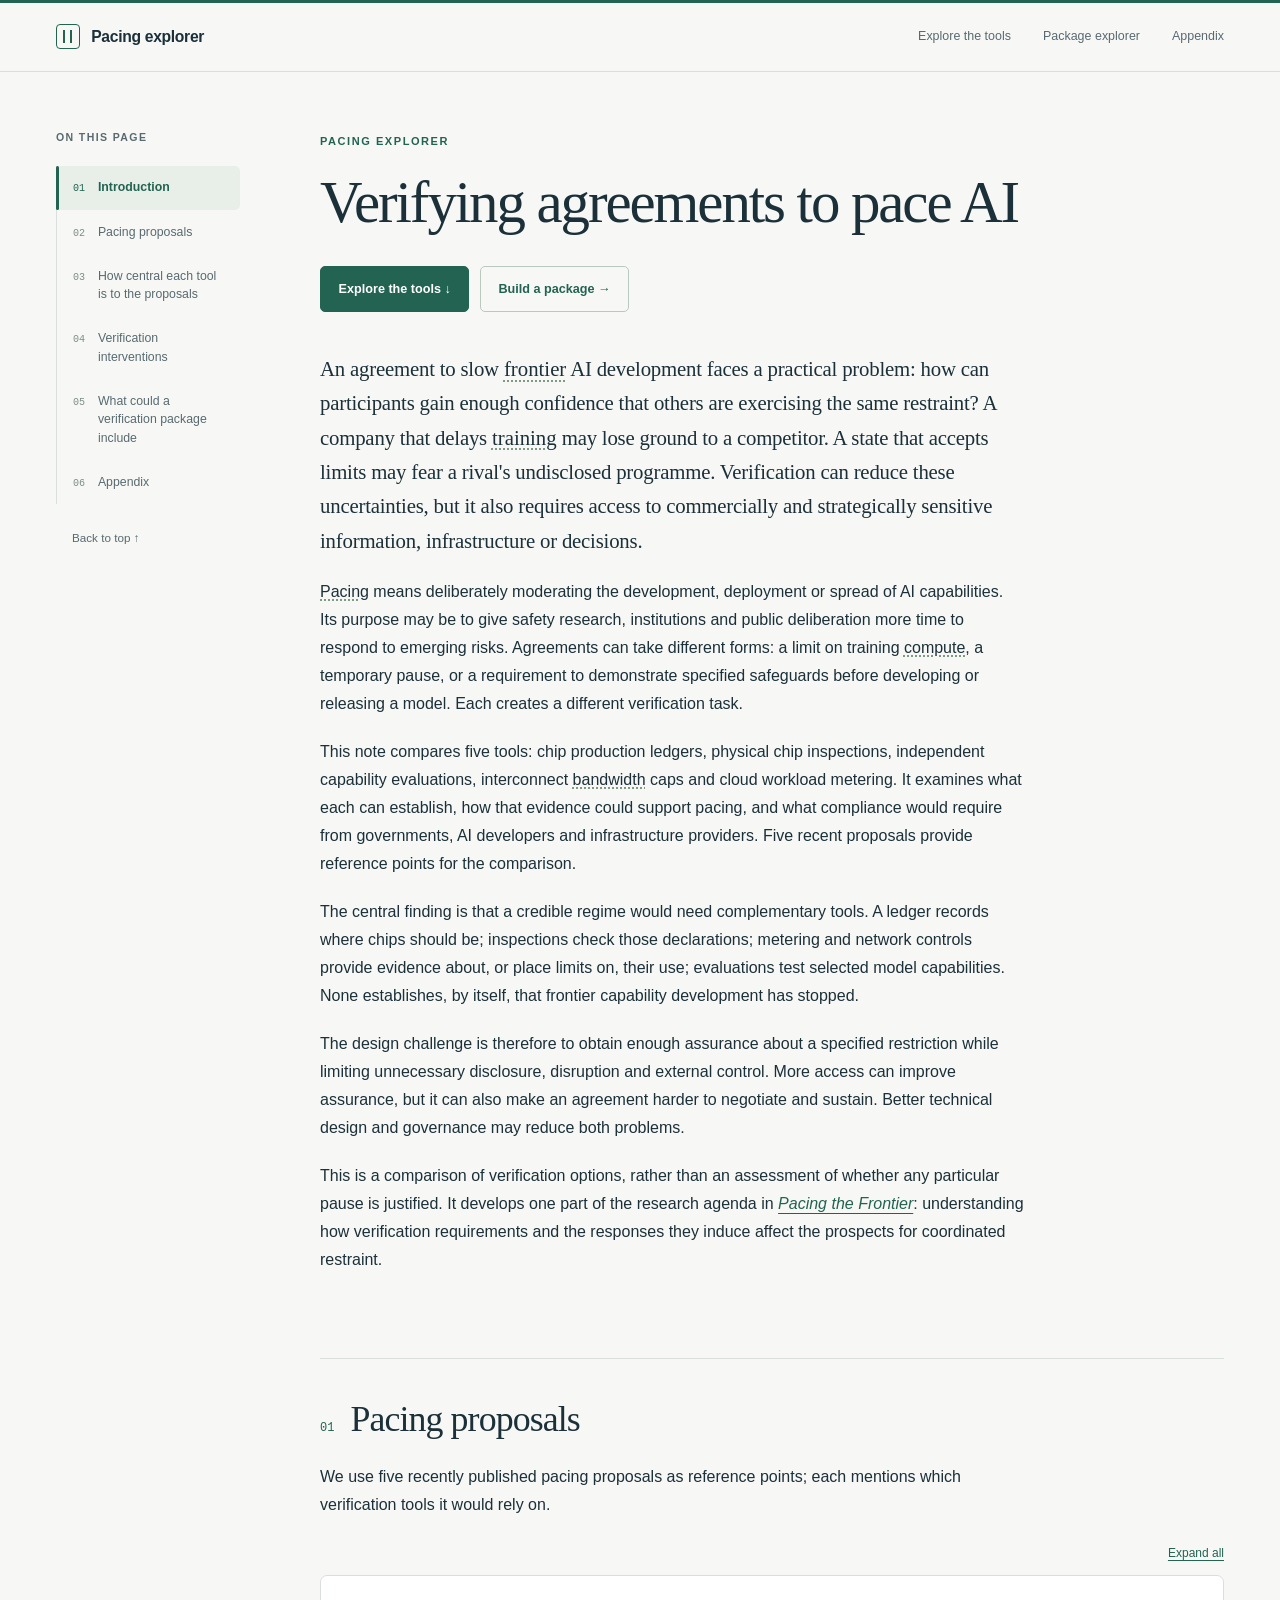
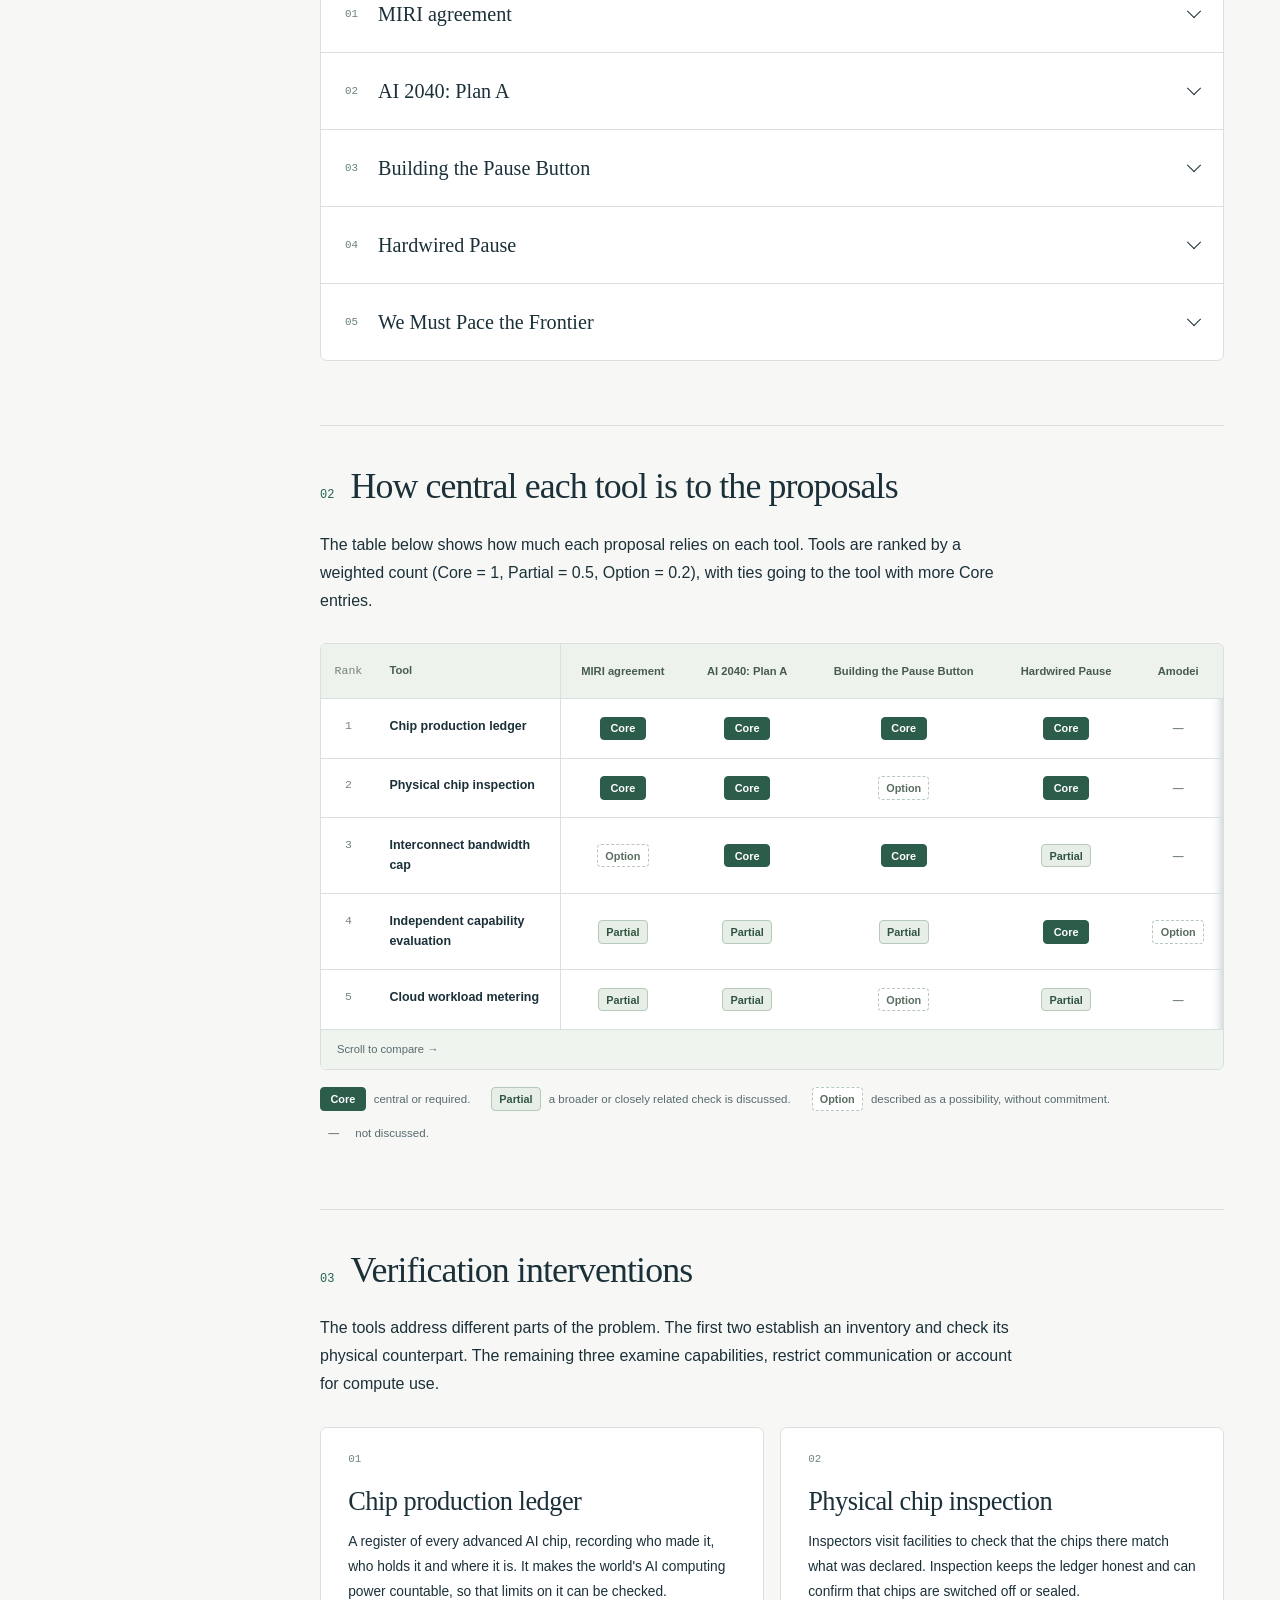
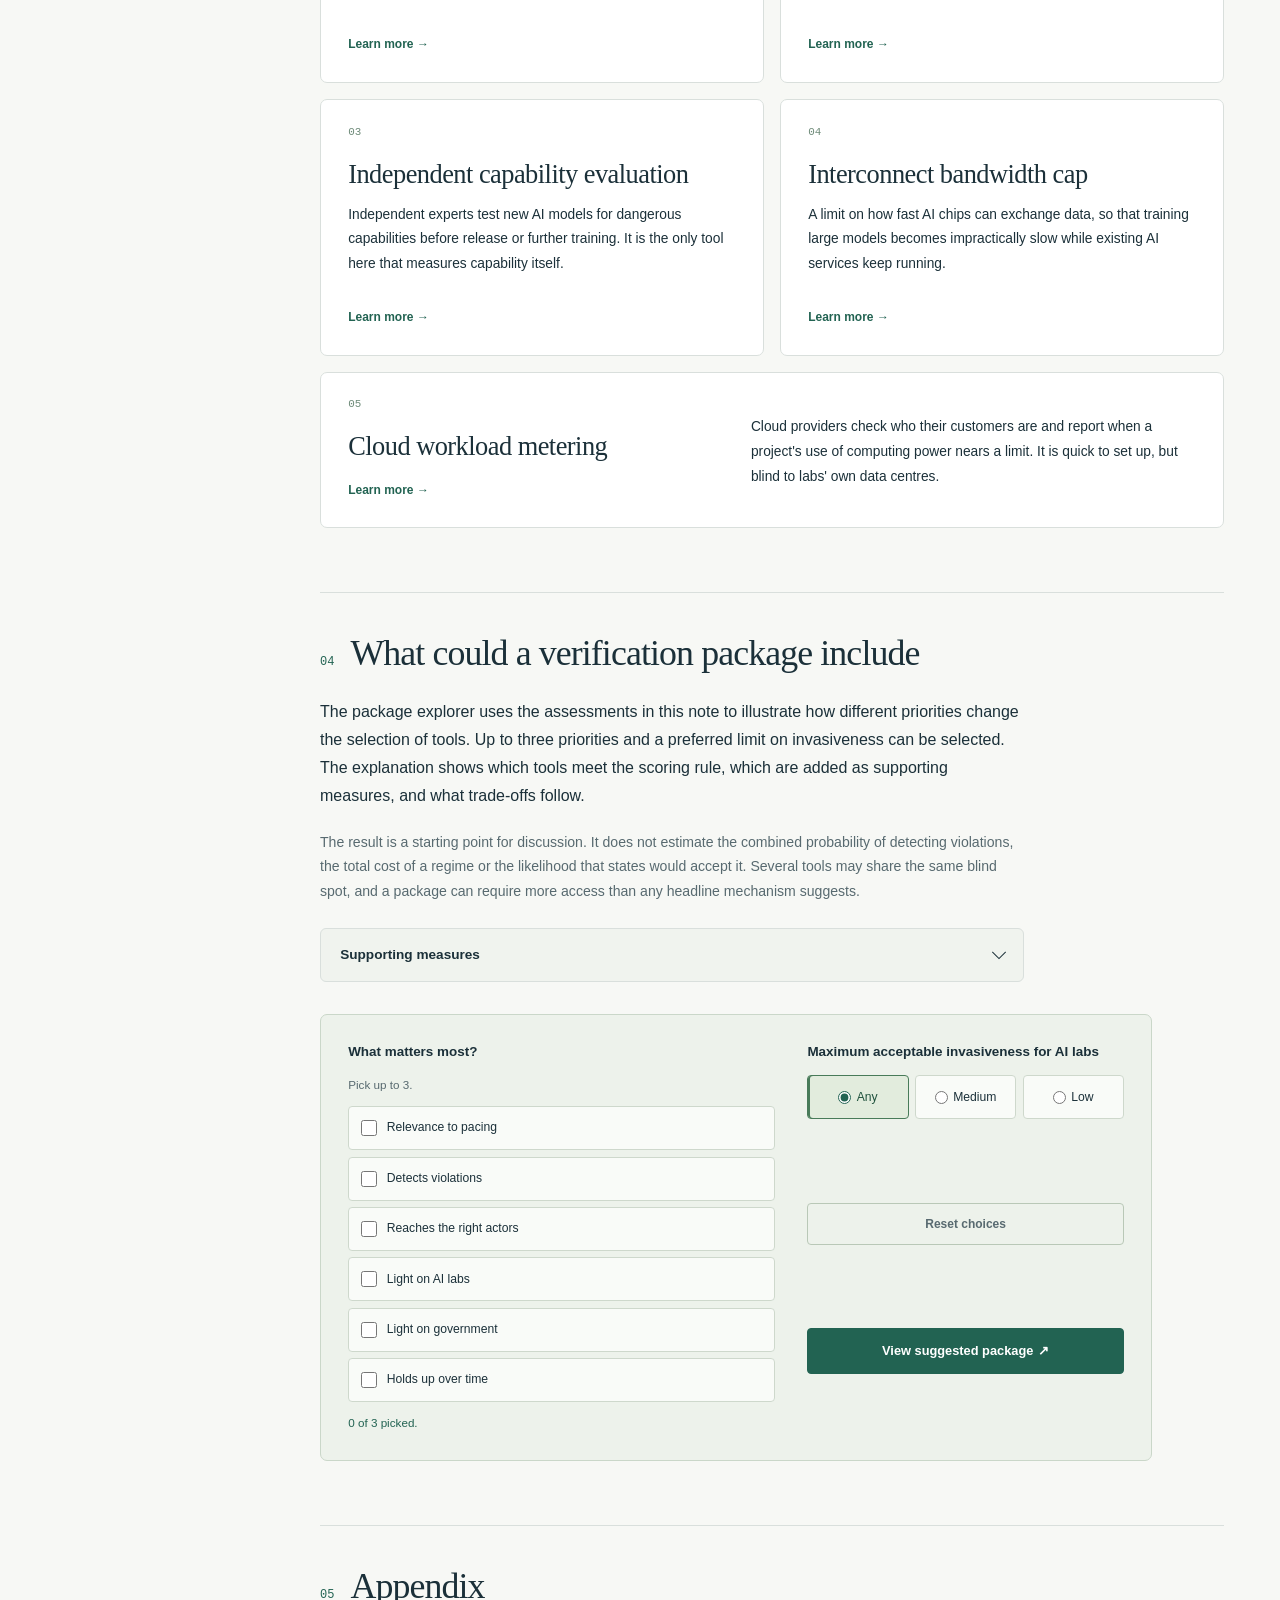
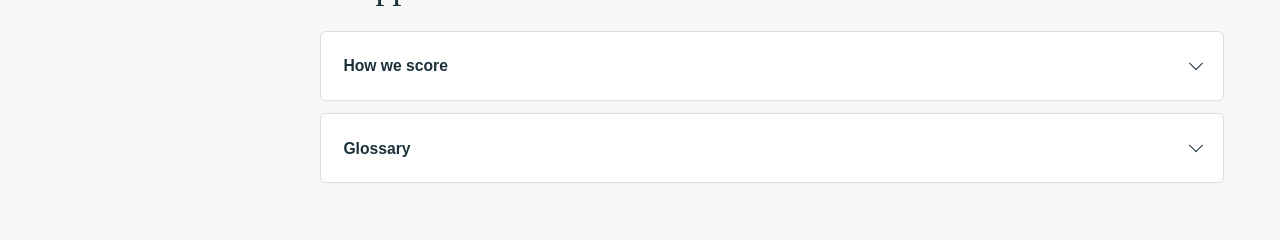
<file: 3. Own projects/Pacing — verification vs invasiveness/2. Code/pacing-explorer-ui/index.html>
<!doctype html>
<html lang="en">
<head>
<meta charset="utf-8">
<meta name="viewport" content="width=device-width, initial-scale=1">
<meta name="referrer" content="no-referrer">
<title>Verifying agreements to pace AI</title>
<link rel="stylesheet" href="css/style.css">
</head>
<body data-page="home">
<a class="skip-link" href="#main">Skip to content</a>

<main id="main" tabindex="-1">
  <div id="view" class="wrap">
    <noscript>
      <p>This page needs JavaScript to show its content. Everything runs on this device. Nothing is sent anywhere.</p>
    </noscript>
  </div>
</main>

<div id="tooltip" class="tooltip" role="tooltip" hidden></div>

<!-- Data first, then logic. Plain scripts, so the page works when opened from a folder (file://). -->
<script src="data/interventions.js"></script>
<script src="data/glossary.js"></script>
<script src="data/method.js"></script>
<script src="js/builder.js"></script>
<script src="js/app.js"></script>
</body>
</html>
</file>
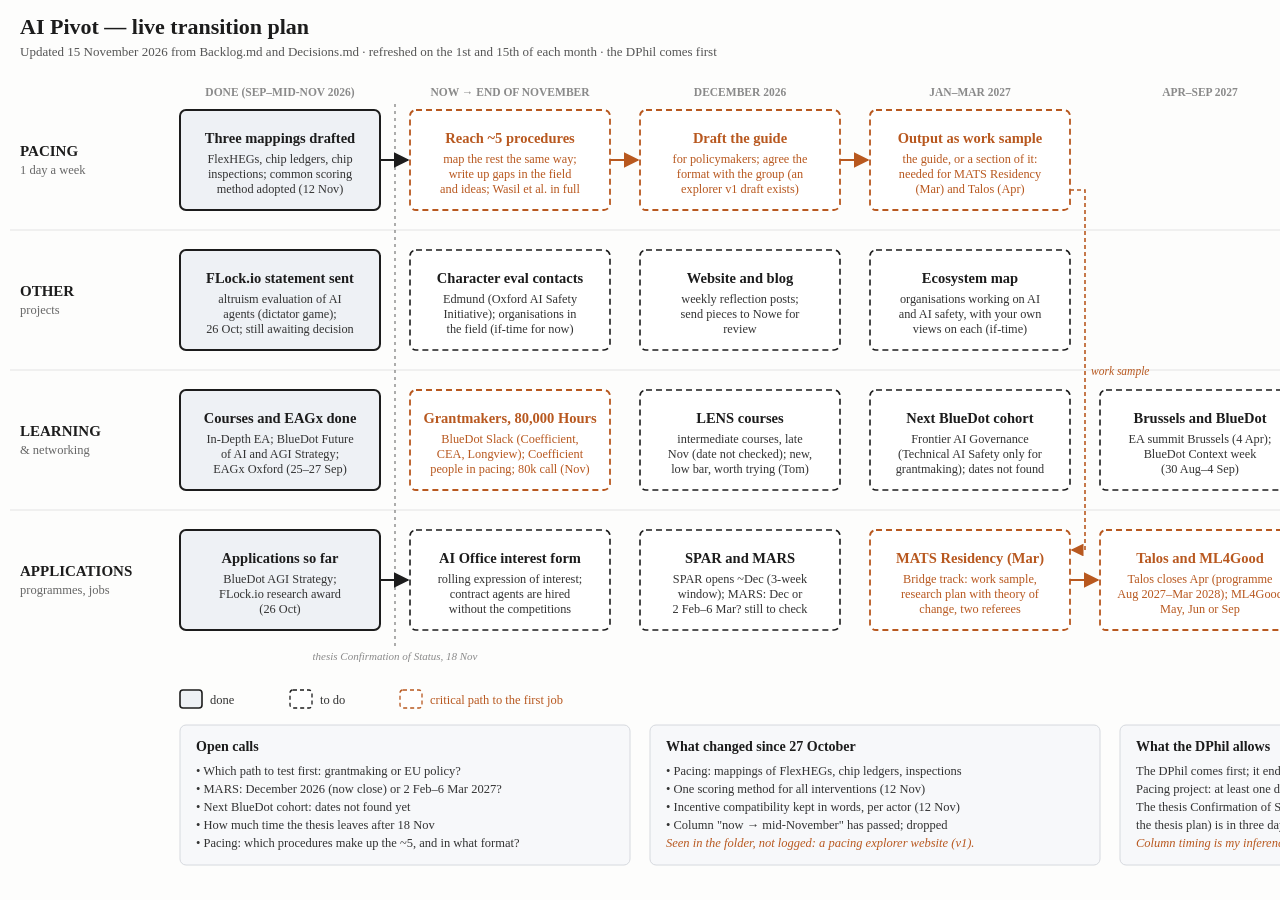
<file: 0. Inputs & context/Live transition plan (source).html>
<!doctype html>
<!--
Source of "Live transition plan.png" at the AI Pivot folder root.
Refreshed on the 1st and 15th of each month (scheduled task), or sooner after a decision changes the plan (CLAUDE.md, "Key files").
To update: edit the <text> nodes (and, if needed, the <rect>/<line>/<path> coordinates) in the SVG below, from Backlog.md and Decisions.md,
then render to PNG with headless Chromium at viewport width 1610 px, device scale factor 2, full page, and overwrite the PNG.
Style shared with the DPhil plans: solid grey = done, dashed = to do, amber fill = in progress, orange = critical path;
orange vertical line = end of the DPhil; dotted grey line = the thesis's Confirmation of Status.
Last drawn: 15 November 2026.
-->
<html><head><meta charset="utf-8"><title>AI Pivot transition plan</title><style>body{margin:0;background:#fdfdfc}</style></head><body><svg xmlns="http://www.w3.org/2000/svg" width="1610" height="880" viewBox="0 0 1610 880" font-family="'Liberation Serif','Tinos','FreeSerif',Georgia,serif">
<defs>
<marker id="arrK" viewBox="0 0 10 10" refX="9" refY="5" markerWidth="8" markerHeight="8" orient="auto"><path d="M0,0 L10,5 L0,10 z" fill="#1c1c1c"/></marker>
<marker id="arrO" viewBox="0 0 10 10" refX="9" refY="5" markerWidth="8" markerHeight="8" orient="auto"><path d="M0,0 L10,5 L0,10 z" fill="#b8581f"/></marker>
</defs>
<rect width="100%" height="100%" fill="#fdfdfc"/>
<text x="20" y="34" font-size="22" font-weight="bold" fill="#1c1c1c" text-anchor="start" font-style="normal">AI Pivot — live transition plan</text>
<text x="20" y="56" font-size="13" font-weight="normal" fill="#555" text-anchor="start" font-style="normal">Updated 15 November 2026 from Backlog.md and Decisions.md · refreshed on the 1st and 15th of each month · the DPhil comes first</text>
<text x="280.0" y="96" font-size="11.5" font-weight="bold" fill="#8a8a8a" text-anchor="middle" font-style="normal">DONE (SEP–MID-NOV 2026)</text>
<text x="510.0" y="96" font-size="11.5" font-weight="bold" fill="#8a8a8a" text-anchor="middle" font-style="normal">NOW → END OF NOVEMBER</text>
<text x="740.0" y="96" font-size="11.5" font-weight="bold" fill="#8a8a8a" text-anchor="middle" font-style="normal">DECEMBER 2026</text>
<text x="970.0" y="96" font-size="11.5" font-weight="bold" fill="#8a8a8a" text-anchor="middle" font-style="normal">JAN–MAR 2027</text>
<text x="1200.0" y="96" font-size="11.5" font-weight="bold" fill="#8a8a8a" text-anchor="middle" font-style="normal">APR–SEP 2027</text>
<text x="1470.0" y="96" font-size="11.5" font-weight="bold" fill="#8a8a8a" text-anchor="middle" font-style="normal">AFTER THE DPHIL</text>
<text x="20" y="156" font-size="15" font-weight="bold" fill="#1c1c1c" text-anchor="start" font-style="normal">PACING</text>
<text x="20" y="174" font-size="12.5" font-weight="normal" fill="#666" text-anchor="start" font-style="normal">1 day a week</text>
<text x="20" y="296" font-size="15" font-weight="bold" fill="#1c1c1c" text-anchor="start" font-style="normal">OTHER</text>
<text x="20" y="314" font-size="12.5" font-weight="normal" fill="#666" text-anchor="start" font-style="normal">projects</text>
<line x1="10" x2="1600" y1="230" y2="230" stroke="#e3e3e3"/>
<text x="20" y="436" font-size="15" font-weight="bold" fill="#1c1c1c" text-anchor="start" font-style="normal">LEARNING</text>
<text x="20" y="454" font-size="12.5" font-weight="normal" fill="#666" text-anchor="start" font-style="normal">&amp; networking</text>
<line x1="10" x2="1600" y1="370" y2="370" stroke="#e3e3e3"/>
<text x="20" y="576" font-size="15" font-weight="bold" fill="#1c1c1c" text-anchor="start" font-style="normal">APPLICATIONS</text>
<text x="20" y="594" font-size="12.5" font-weight="normal" fill="#666" text-anchor="start" font-style="normal">programmes, jobs</text>
<line x1="10" x2="1600" y1="510" y2="510" stroke="#e3e3e3"/>
<line x1="1335" x2="1335" y1="62" y2="648" stroke="#b8581f" stroke-width="2"/>
<text x="1335" y="26" font-size="14" font-weight="bold" fill="#b8581f" text-anchor="middle" font-style="normal">DPhil ends</text>
<text x="1335" y="44" font-size="12.5" font-weight="normal" fill="#b8581f" text-anchor="middle" font-style="normal">October 2027</text>
<line x1="395" x2="395" y1="104" y2="648" stroke="#8a8a8a" stroke-width="1.4" stroke-dasharray="3 4"/>
<text x="395" y="660" font-size="11" font-weight="normal" fill="#8a8a8a" text-anchor="middle" font-style="italic">thesis Confirmation of Status, 18 Nov</text>
<rect x="180" y="110" width="200" height="100" rx="6" fill="#eef1f5" stroke="#1c1c1c" stroke-width="2"/>
<text x="280.0" y="142.5" font-size="14.5" font-weight="bold" fill="#1c1c1c" text-anchor="middle" font-style="normal">Three mappings drafted</text>
<text x="280.0" y="162.5" font-size="12.3" font-weight="normal" fill="#333" text-anchor="middle" font-style="normal">FlexHEGs, chip ledgers, chip</text>
<text x="280.0" y="177.5" font-size="12.3" font-weight="normal" fill="#333" text-anchor="middle" font-style="normal">inspections; common scoring</text>
<text x="280.0" y="192.5" font-size="12.3" font-weight="normal" fill="#333" text-anchor="middle" font-style="normal">method adopted (12 Nov)</text>
<rect x="410" y="110" width="200" height="100" rx="6" fill="#ffffff" stroke="#b8581f" stroke-width="1.8" stroke-dasharray="6 4"/>
<text x="510.0" y="142.5" font-size="14.5" font-weight="bold" fill="#b8581f" text-anchor="middle" font-style="normal">Reach ~5 procedures</text>
<text x="510.0" y="162.5" font-size="12.3" font-weight="normal" fill="#b8581f" text-anchor="middle" font-style="normal">map the rest the same way;</text>
<text x="510.0" y="177.5" font-size="12.3" font-weight="normal" fill="#b8581f" text-anchor="middle" font-style="normal">write up gaps in the field</text>
<text x="510.0" y="192.5" font-size="12.3" font-weight="normal" fill="#b8581f" text-anchor="middle" font-style="normal">and ideas; Wasil et al. in full</text>
<rect x="640" y="110" width="200" height="100" rx="6" fill="#ffffff" stroke="#b8581f" stroke-width="1.8" stroke-dasharray="6 4"/>
<text x="740.0" y="142.5" font-size="14.5" font-weight="bold" fill="#b8581f" text-anchor="middle" font-style="normal">Draft the guide</text>
<text x="740.0" y="162.5" font-size="12.3" font-weight="normal" fill="#b8581f" text-anchor="middle" font-style="normal">for policymakers; agree the</text>
<text x="740.0" y="177.5" font-size="12.3" font-weight="normal" fill="#b8581f" text-anchor="middle" font-style="normal">format with the group (an</text>
<text x="740.0" y="192.5" font-size="12.3" font-weight="normal" fill="#b8581f" text-anchor="middle" font-style="normal">explorer v1 draft exists)</text>
<rect x="870" y="110" width="200" height="100" rx="6" fill="#ffffff" stroke="#b8581f" stroke-width="1.8" stroke-dasharray="6 4"/>
<text x="970.0" y="142.5" font-size="14.5" font-weight="bold" fill="#b8581f" text-anchor="middle" font-style="normal">Output as work sample</text>
<text x="970.0" y="162.5" font-size="12.3" font-weight="normal" fill="#b8581f" text-anchor="middle" font-style="normal">the guide, or a section of it:</text>
<text x="970.0" y="177.5" font-size="12.3" font-weight="normal" fill="#b8581f" text-anchor="middle" font-style="normal">needed for MATS Residency</text>
<text x="970.0" y="192.5" font-size="12.3" font-weight="normal" fill="#b8581f" text-anchor="middle" font-style="normal">(Mar) and Talos (Apr)</text>
<line x1="380" y1="160.0" x2="408" y2="160.0" stroke="#1c1c1c" stroke-width="2" marker-end="url(#arrK)"/>
<line x1="610" y1="160.0" x2="638" y2="160.0" stroke="#b8581f" stroke-width="2" marker-end="url(#arrO)"/>
<line x1="840" y1="160.0" x2="868" y2="160.0" stroke="#b8581f" stroke-width="2" marker-end="url(#arrO)"/>
<path d="M1070,190 L1085,190 L1085,550 L1072,550" fill="none" stroke="#b8581f" stroke-width="1.6" stroke-dasharray="4 3" marker-end="url(#arrO)"/>
<text x="1091" y="375" font-size="11.5" font-weight="normal" fill="#b8581f" text-anchor="start" font-style="italic">work sample</text>
<rect x="180" y="250" width="200" height="100" rx="6" fill="#eef1f5" stroke="#1c1c1c" stroke-width="2"/>
<text x="280.0" y="282.5" font-size="14.5" font-weight="bold" fill="#1c1c1c" text-anchor="middle" font-style="normal">FLock.io statement sent</text>
<text x="280.0" y="302.5" font-size="12.3" font-weight="normal" fill="#333" text-anchor="middle" font-style="normal">altruism evaluation of AI</text>
<text x="280.0" y="317.5" font-size="12.3" font-weight="normal" fill="#333" text-anchor="middle" font-style="normal">agents (dictator game);</text>
<text x="280.0" y="332.5" font-size="12.3" font-weight="normal" fill="#333" text-anchor="middle" font-style="normal">26 Oct; still awaiting decision</text>
<rect x="410" y="250" width="200" height="100" rx="6" fill="#ffffff" stroke="#1c1c1c" stroke-width="1.6" stroke-dasharray="6 4"/>
<text x="510.0" y="282.5" font-size="14.5" font-weight="bold" fill="#1c1c1c" text-anchor="middle" font-style="normal">Character eval contacts</text>
<text x="510.0" y="302.5" font-size="12.3" font-weight="normal" fill="#333" text-anchor="middle" font-style="normal">Edmund (Oxford AI Safety</text>
<text x="510.0" y="317.5" font-size="12.3" font-weight="normal" fill="#333" text-anchor="middle" font-style="normal">Initiative); organisations in</text>
<text x="510.0" y="332.5" font-size="12.3" font-weight="normal" fill="#333" text-anchor="middle" font-style="normal">the field (if-time for now)</text>
<rect x="640" y="250" width="200" height="100" rx="6" fill="#ffffff" stroke="#1c1c1c" stroke-width="1.6" stroke-dasharray="6 4"/>
<text x="740.0" y="282.5" font-size="14.5" font-weight="bold" fill="#1c1c1c" text-anchor="middle" font-style="normal">Website and blog</text>
<text x="740.0" y="302.5" font-size="12.3" font-weight="normal" fill="#333" text-anchor="middle" font-style="normal">weekly reflection posts;</text>
<text x="740.0" y="317.5" font-size="12.3" font-weight="normal" fill="#333" text-anchor="middle" font-style="normal">send pieces to Nowe for</text>
<text x="740.0" y="332.5" font-size="12.3" font-weight="normal" fill="#333" text-anchor="middle" font-style="normal">review</text>
<rect x="870" y="250" width="200" height="100" rx="6" fill="#ffffff" stroke="#1c1c1c" stroke-width="1.6" stroke-dasharray="6 4"/>
<text x="970.0" y="282.5" font-size="14.5" font-weight="bold" fill="#1c1c1c" text-anchor="middle" font-style="normal">Ecosystem map</text>
<text x="970.0" y="302.5" font-size="12.3" font-weight="normal" fill="#333" text-anchor="middle" font-style="normal">organisations working on AI</text>
<text x="970.0" y="317.5" font-size="12.3" font-weight="normal" fill="#333" text-anchor="middle" font-style="normal">and AI safety, with your own</text>
<text x="970.0" y="332.5" font-size="12.3" font-weight="normal" fill="#333" text-anchor="middle" font-style="normal">views on each (if-time)</text>
<rect x="180" y="390" width="200" height="100" rx="6" fill="#eef1f5" stroke="#1c1c1c" stroke-width="2"/>
<text x="280.0" y="422.5" font-size="14.5" font-weight="bold" fill="#1c1c1c" text-anchor="middle" font-style="normal">Courses and EAGx done</text>
<text x="280.0" y="442.5" font-size="12.3" font-weight="normal" fill="#333" text-anchor="middle" font-style="normal">In-Depth EA; BlueDot Future</text>
<text x="280.0" y="457.5" font-size="12.3" font-weight="normal" fill="#333" text-anchor="middle" font-style="normal">of AI and AGI Strategy;</text>
<text x="280.0" y="472.5" font-size="12.3" font-weight="normal" fill="#333" text-anchor="middle" font-style="normal">EAGx Oxford (25–27 Sep)</text>
<rect x="410" y="390" width="200" height="100" rx="6" fill="#ffffff" stroke="#b8581f" stroke-width="1.8" stroke-dasharray="6 4"/>
<text x="510.0" y="422.5" font-size="14.5" font-weight="bold" fill="#b8581f" text-anchor="middle" font-style="normal">Grantmakers, 80,000 Hours</text>
<text x="510.0" y="442.5" font-size="12.3" font-weight="normal" fill="#b8581f" text-anchor="middle" font-style="normal">BlueDot Slack (Coefficient,</text>
<text x="510.0" y="457.5" font-size="12.3" font-weight="normal" fill="#b8581f" text-anchor="middle" font-style="normal">CEA, Longview); Coefficient</text>
<text x="510.0" y="472.5" font-size="12.3" font-weight="normal" fill="#b8581f" text-anchor="middle" font-style="normal">people in pacing; 80k call (Nov)</text>
<rect x="640" y="390" width="200" height="100" rx="6" fill="#ffffff" stroke="#1c1c1c" stroke-width="1.6" stroke-dasharray="6 4"/>
<text x="740.0" y="422.5" font-size="14.5" font-weight="bold" fill="#1c1c1c" text-anchor="middle" font-style="normal">LENS courses</text>
<text x="740.0" y="442.5" font-size="12.3" font-weight="normal" fill="#333" text-anchor="middle" font-style="normal">intermediate courses, late</text>
<text x="740.0" y="457.5" font-size="12.3" font-weight="normal" fill="#333" text-anchor="middle" font-style="normal">Nov (date not checked); new,</text>
<text x="740.0" y="472.5" font-size="12.3" font-weight="normal" fill="#333" text-anchor="middle" font-style="normal">low bar, worth trying (Tom)</text>
<rect x="870" y="390" width="200" height="100" rx="6" fill="#ffffff" stroke="#1c1c1c" stroke-width="1.6" stroke-dasharray="6 4"/>
<text x="970.0" y="422.5" font-size="14.5" font-weight="bold" fill="#1c1c1c" text-anchor="middle" font-style="normal">Next BlueDot cohort</text>
<text x="970.0" y="442.5" font-size="12.3" font-weight="normal" fill="#333" text-anchor="middle" font-style="normal">Frontier AI Governance</text>
<text x="970.0" y="457.5" font-size="12.3" font-weight="normal" fill="#333" text-anchor="middle" font-style="normal">(Technical AI Safety only for</text>
<text x="970.0" y="472.5" font-size="12.3" font-weight="normal" fill="#333" text-anchor="middle" font-style="normal">grantmaking); dates not found</text>
<rect x="1100" y="390" width="200" height="100" rx="6" fill="#ffffff" stroke="#1c1c1c" stroke-width="1.6" stroke-dasharray="6 4"/>
<text x="1200.0" y="422.5" font-size="14.5" font-weight="bold" fill="#1c1c1c" text-anchor="middle" font-style="normal">Brussels and BlueDot</text>
<text x="1200.0" y="442.5" font-size="12.3" font-weight="normal" fill="#333" text-anchor="middle" font-style="normal">EA summit Brussels (4 Apr);</text>
<text x="1200.0" y="457.5" font-size="12.3" font-weight="normal" fill="#333" text-anchor="middle" font-style="normal">BlueDot Context week</text>
<text x="1200.0" y="472.5" font-size="12.3" font-weight="normal" fill="#333" text-anchor="middle" font-style="normal">(30 Aug–4 Sep)</text>
<rect x="180" y="530" width="200" height="100" rx="6" fill="#eef1f5" stroke="#1c1c1c" stroke-width="2"/>
<text x="280.0" y="562.5" font-size="14.5" font-weight="bold" fill="#1c1c1c" text-anchor="middle" font-style="normal">Applications so far</text>
<text x="280.0" y="582.5" font-size="12.3" font-weight="normal" fill="#333" text-anchor="middle" font-style="normal">BlueDot AGI Strategy;</text>
<text x="280.0" y="597.5" font-size="12.3" font-weight="normal" fill="#333" text-anchor="middle" font-style="normal">FLock.io research award</text>
<text x="280.0" y="612.5" font-size="12.3" font-weight="normal" fill="#333" text-anchor="middle" font-style="normal">(26 Oct)</text>
<rect x="410" y="530" width="200" height="100" rx="6" fill="#ffffff" stroke="#1c1c1c" stroke-width="1.6" stroke-dasharray="6 4"/>
<text x="510.0" y="562.5" font-size="14.5" font-weight="bold" fill="#1c1c1c" text-anchor="middle" font-style="normal">AI Office interest form</text>
<text x="510.0" y="582.5" font-size="12.3" font-weight="normal" fill="#333" text-anchor="middle" font-style="normal">rolling expression of interest;</text>
<text x="510.0" y="597.5" font-size="12.3" font-weight="normal" fill="#333" text-anchor="middle" font-style="normal">contract agents are hired</text>
<text x="510.0" y="612.5" font-size="12.3" font-weight="normal" fill="#333" text-anchor="middle" font-style="normal">without the competitions</text>
<rect x="640" y="530" width="200" height="100" rx="6" fill="#ffffff" stroke="#1c1c1c" stroke-width="1.6" stroke-dasharray="6 4"/>
<text x="740.0" y="562.5" font-size="14.5" font-weight="bold" fill="#1c1c1c" text-anchor="middle" font-style="normal">SPAR and MARS</text>
<text x="740.0" y="582.5" font-size="12.3" font-weight="normal" fill="#333" text-anchor="middle" font-style="normal">SPAR opens ~Dec (3-week</text>
<text x="740.0" y="597.5" font-size="12.3" font-weight="normal" fill="#333" text-anchor="middle" font-style="normal">window); MARS: Dec or</text>
<text x="740.0" y="612.5" font-size="12.3" font-weight="normal" fill="#333" text-anchor="middle" font-style="normal">2 Feb–6 Mar? still to check</text>
<rect x="870" y="530" width="200" height="100" rx="6" fill="#ffffff" stroke="#b8581f" stroke-width="1.8" stroke-dasharray="6 4"/>
<text x="970.0" y="562.5" font-size="14.5" font-weight="bold" fill="#b8581f" text-anchor="middle" font-style="normal">MATS Residency (Mar)</text>
<text x="970.0" y="582.5" font-size="12.3" font-weight="normal" fill="#b8581f" text-anchor="middle" font-style="normal">Bridge track: work sample,</text>
<text x="970.0" y="597.5" font-size="12.3" font-weight="normal" fill="#b8581f" text-anchor="middle" font-style="normal">research plan with theory of</text>
<text x="970.0" y="612.5" font-size="12.3" font-weight="normal" fill="#b8581f" text-anchor="middle" font-style="normal">change, two referees</text>
<rect x="1100" y="530" width="200" height="100" rx="6" fill="#ffffff" stroke="#b8581f" stroke-width="1.8" stroke-dasharray="6 4"/>
<text x="1200.0" y="562.5" font-size="14.5" font-weight="bold" fill="#b8581f" text-anchor="middle" font-style="normal">Talos and ML4Good</text>
<text x="1200.0" y="582.5" font-size="12.3" font-weight="normal" fill="#b8581f" text-anchor="middle" font-style="normal">Talos closes Apr (programme</text>
<text x="1200.0" y="597.5" font-size="12.3" font-weight="normal" fill="#b8581f" text-anchor="middle" font-style="normal">Aug 2027–Mar 2028); ML4Good</text>
<text x="1200.0" y="612.5" font-size="12.3" font-weight="normal" fill="#b8581f" text-anchor="middle" font-style="normal">May, Jun or Sep</text>
<rect x="1370" y="530" width="200" height="100" rx="6" fill="#ffffff" stroke="#b8581f" stroke-width="1.8" stroke-dasharray="6 4"/>
<text x="1470.0" y="562.5" font-size="14.5" font-weight="bold" fill="#b8581f" text-anchor="middle" font-style="normal">First job</text>
<text x="1470.0" y="582.5" font-size="12.3" font-weight="normal" fill="#b8581f" text-anchor="middle" font-style="normal">grantmaking or EU policy,</text>
<text x="1470.0" y="597.5" font-size="12.3" font-weight="normal" fill="#b8581f" text-anchor="middle" font-style="normal">from the end of the DPhil;</text>
<text x="1470.0" y="612.5" font-size="12.3" font-weight="normal" fill="#b8581f" text-anchor="middle" font-style="normal">path still to choose</text>
<line x1="380" y1="580.0" x2="408" y2="580.0" stroke="#1c1c1c" stroke-width="2" marker-end="url(#arrK)"/>
<line x1="1070" y1="580.0" x2="1098" y2="580.0" stroke="#b8581f" stroke-width="2" marker-end="url(#arrO)"/>
<line x1="1300" y1="580.0" x2="1368" y2="580.0" stroke="#b8581f" stroke-width="2" marker-end="url(#arrO)"/>
<rect x="180" y="690" width="22" height="18" rx="3" fill="#eef1f5" stroke="#1c1c1c" stroke-width="1.6"/>
<text x="210" y="704" font-size="12.5" font-weight="normal" fill="#333" text-anchor="start" font-style="normal">done</text>
<rect x="290" y="690" width="22" height="18" rx="3" fill="#fff" stroke="#1c1c1c" stroke-width="1.3" stroke-dasharray="4 3"/>
<text x="320" y="704" font-size="12.5" font-weight="normal" fill="#333" text-anchor="start" font-style="normal">to do</text>
<rect x="400" y="690" width="22" height="18" rx="3" fill="#fff" stroke="#b8581f" stroke-width="1.3" stroke-dasharray="4 3"/>
<text x="430" y="704" font-size="12.5" font-weight="normal" fill="#b8581f" text-anchor="start" font-style="normal">critical path to the first job</text>
<rect x="180" y="725" width="450" height="140" rx="6" fill="#f7f8fa" stroke="#d6d9de"/>
<text x="196" y="751" font-size="14" font-weight="bold" fill="#1c1c1c" text-anchor="start" font-style="normal">Open calls</text>
<text x="196" y="775" font-size="12.5" font-weight="normal" fill="#333" text-anchor="start" font-style="normal">• Which path to test first: grantmaking or EU policy?</text>
<text x="196" y="793" font-size="12.5" font-weight="normal" fill="#333" text-anchor="start" font-style="normal">• MARS: December 2026 (now close) or 2 Feb–6 Mar 2027?</text>
<text x="196" y="811" font-size="12.5" font-weight="normal" fill="#333" text-anchor="start" font-style="normal">• Next BlueDot cohort: dates not found yet</text>
<text x="196" y="829" font-size="12.5" font-weight="normal" fill="#333" text-anchor="start" font-style="normal">• How much time the thesis leaves after 18 Nov</text>
<text x="196" y="847" font-size="12.5" font-weight="normal" fill="#333" text-anchor="start" font-style="normal">• Pacing: which procedures make up the ~5, and in what format?</text>
<rect x="650" y="725" width="450" height="140" rx="6" fill="#f7f8fa" stroke="#d6d9de"/>
<text x="666" y="751" font-size="14" font-weight="bold" fill="#1c1c1c" text-anchor="start" font-style="normal">What changed since 27 October</text>
<text x="666" y="775" font-size="12.5" font-weight="normal" fill="#333" text-anchor="start" font-style="normal">• Pacing: mappings of FlexHEGs, chip ledgers, inspections</text>
<text x="666" y="793" font-size="12.5" font-weight="normal" fill="#333" text-anchor="start" font-style="normal">• One scoring method for all interventions (12 Nov)</text>
<text x="666" y="811" font-size="12.5" font-weight="normal" fill="#333" text-anchor="start" font-style="normal">• Incentive compatibility kept in words, per actor (12 Nov)</text>
<text x="666" y="829" font-size="12.5" font-weight="normal" fill="#333" text-anchor="start" font-style="normal">• Column "now → mid-November" has passed; dropped</text>
<text x="666" y="847" font-size="12.5" font-weight="normal" fill="#b8581f" text-anchor="start" font-style="italic">Seen in the folder, not logged: a pacing explorer website (v1).</text>
<rect x="1120" y="725" width="470" height="140" rx="6" fill="#f7f8fa" stroke="#d6d9de"/>
<text x="1136" y="751" font-size="14" font-weight="bold" fill="#1c1c1c" text-anchor="start" font-style="normal">What the DPhil allows</text>
<text x="1136" y="775" font-size="12.5" font-weight="normal" fill="#333" text-anchor="start" font-style="normal">The DPhil comes first; it ends October 2027.</text>
<text x="1136" y="793" font-size="12.5" font-weight="normal" fill="#333" text-anchor="start" font-style="normal">Pacing project: at least one day a week.</text>
<text x="1136" y="811" font-size="12.5" font-weight="normal" fill="#333" text-anchor="start" font-style="normal">The thesis Confirmation of Status (18 Nov, from</text>
<text x="1136" y="829" font-size="12.5" font-weight="normal" fill="#333" text-anchor="start" font-style="normal">the thesis plan) is in three days: the pinch point.</text>
<text x="1136" y="847" font-size="12.5" font-weight="normal" fill="#b8581f" text-anchor="start" font-style="italic">Column timing is my inference from your plan and deadlines.</text>
</svg></body></html>
</file>
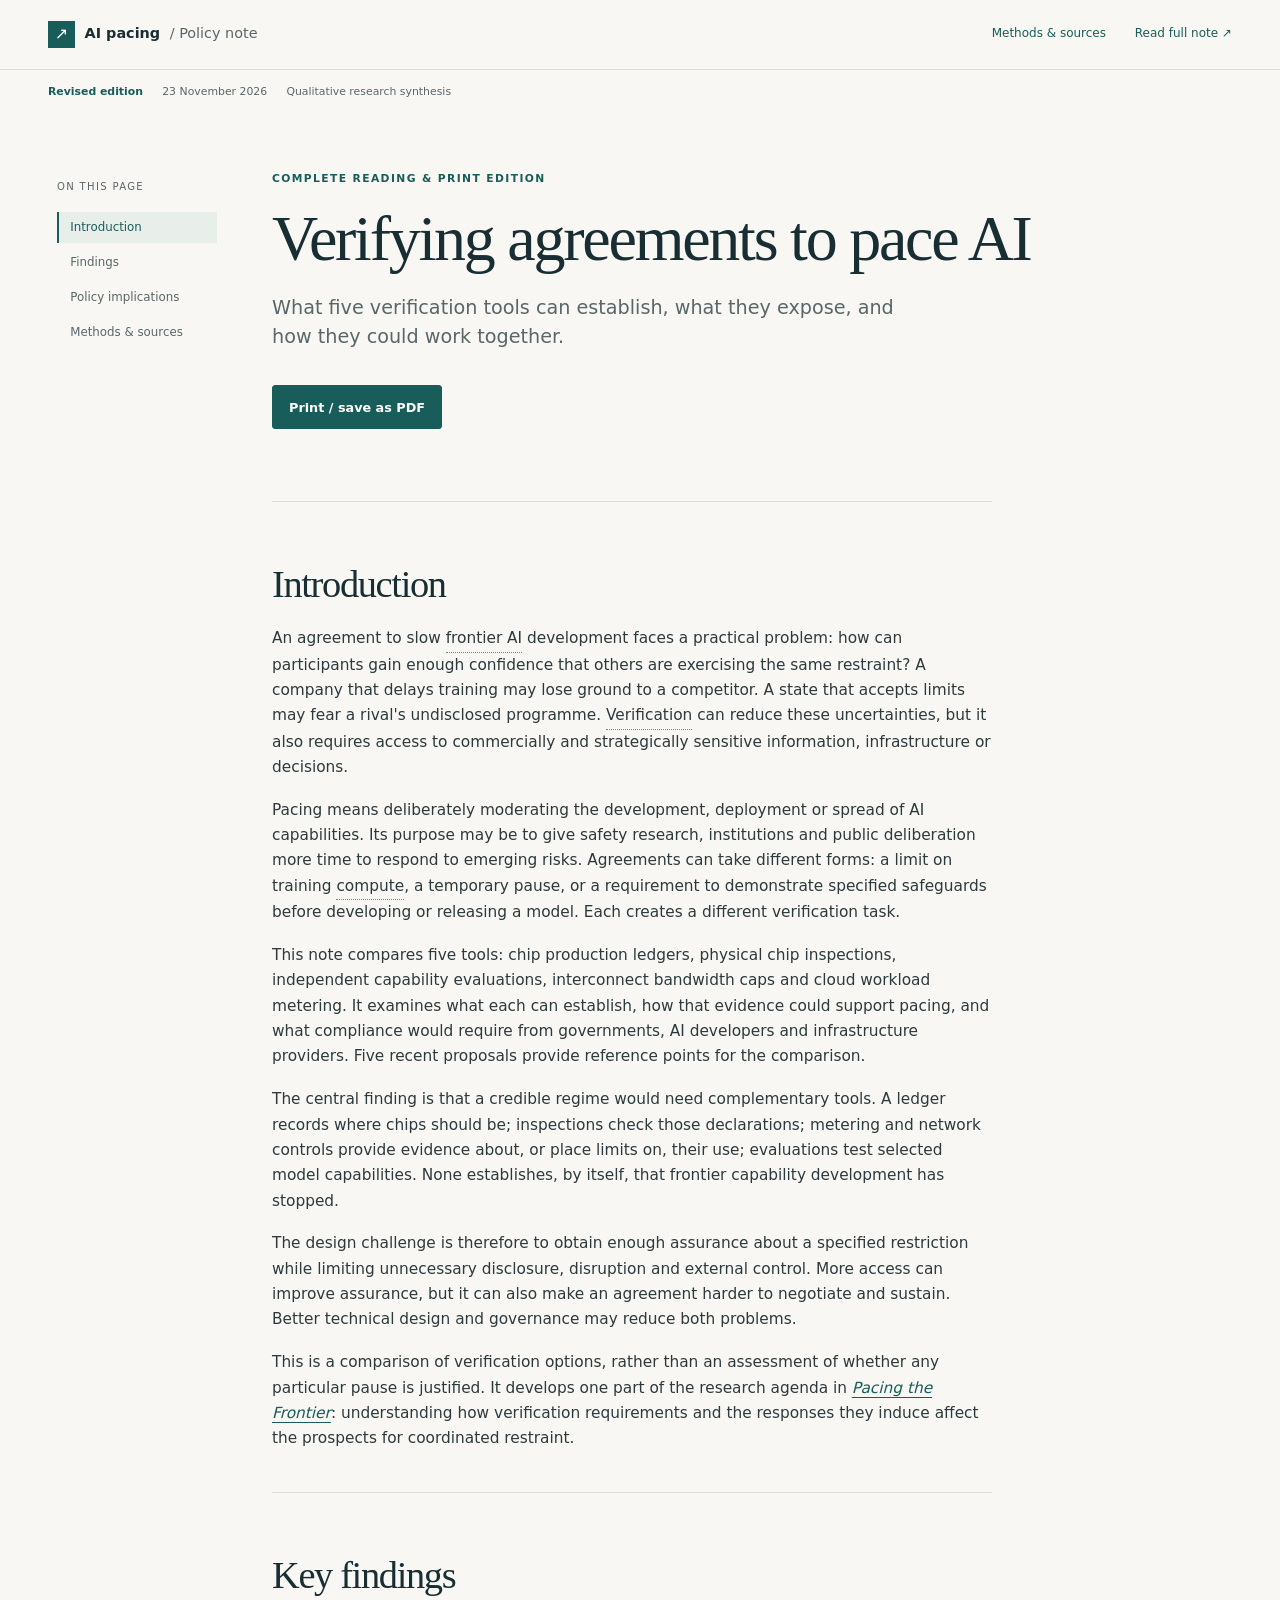
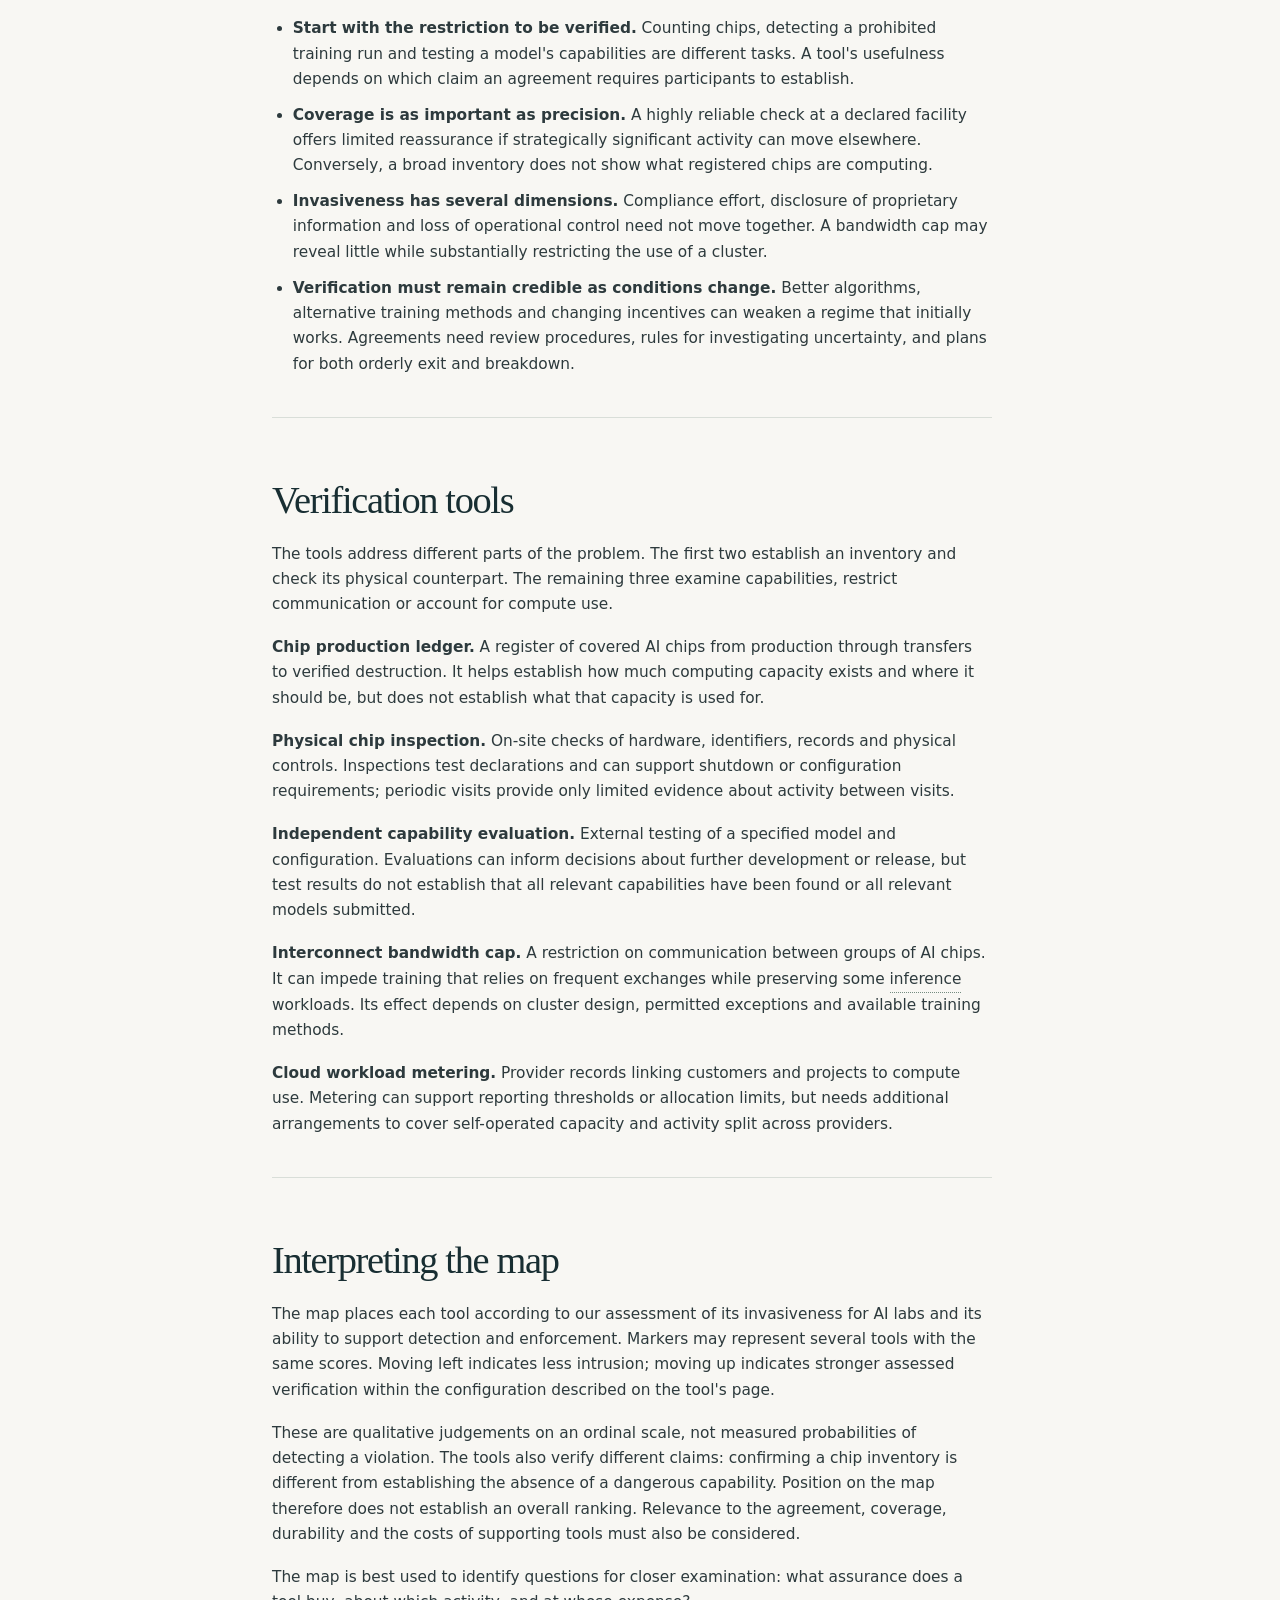
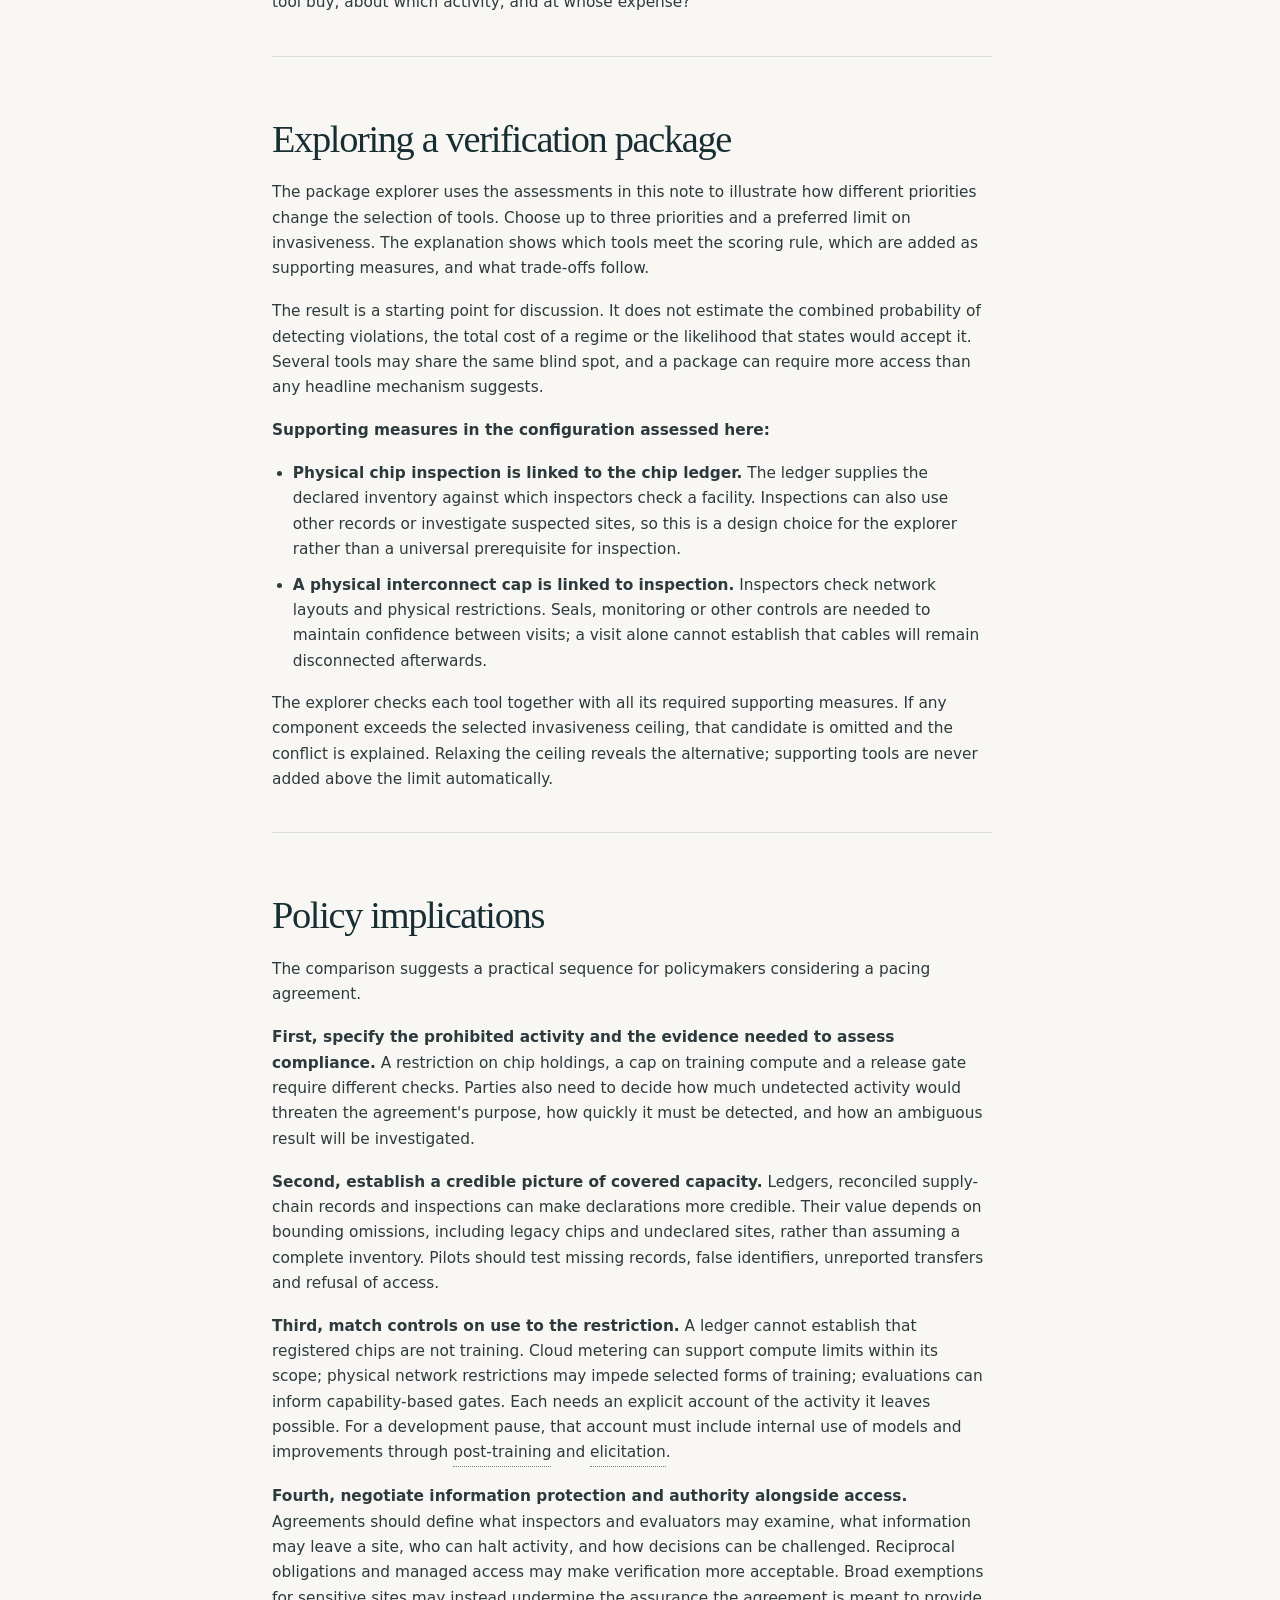
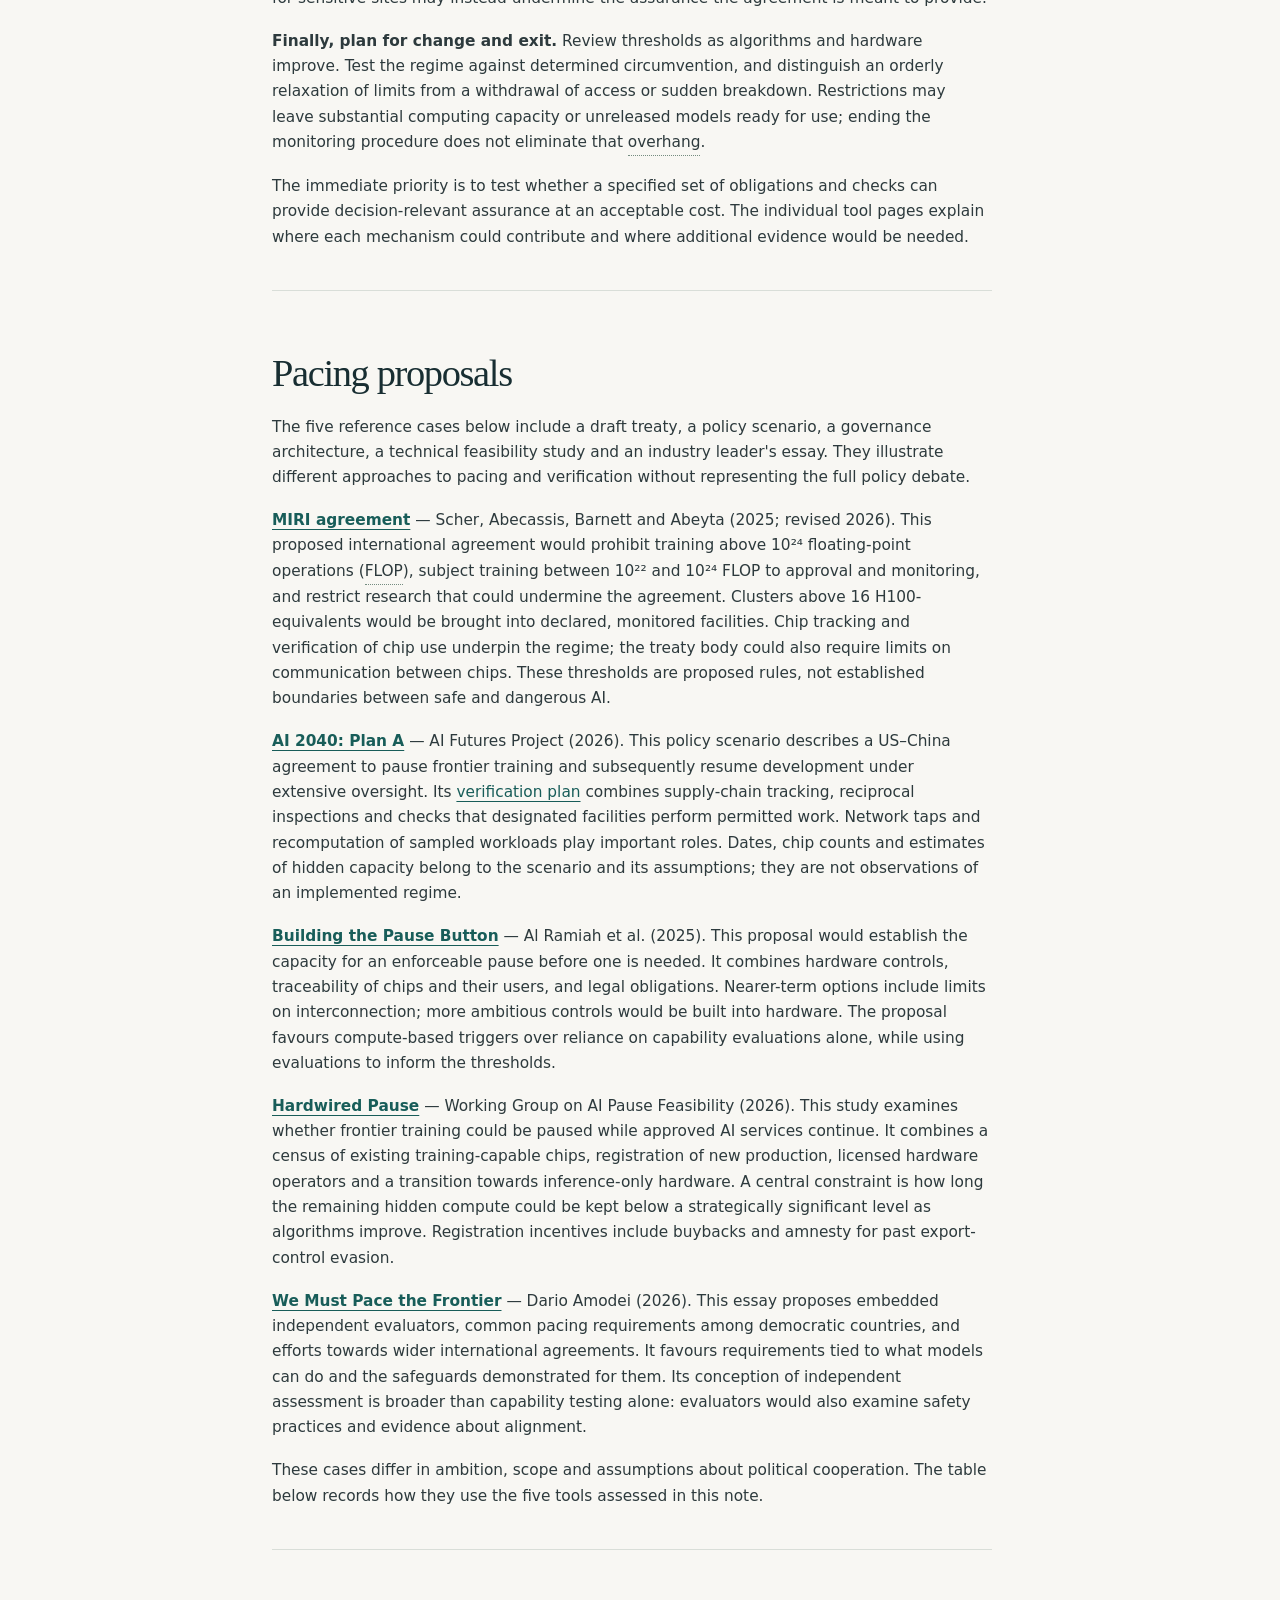
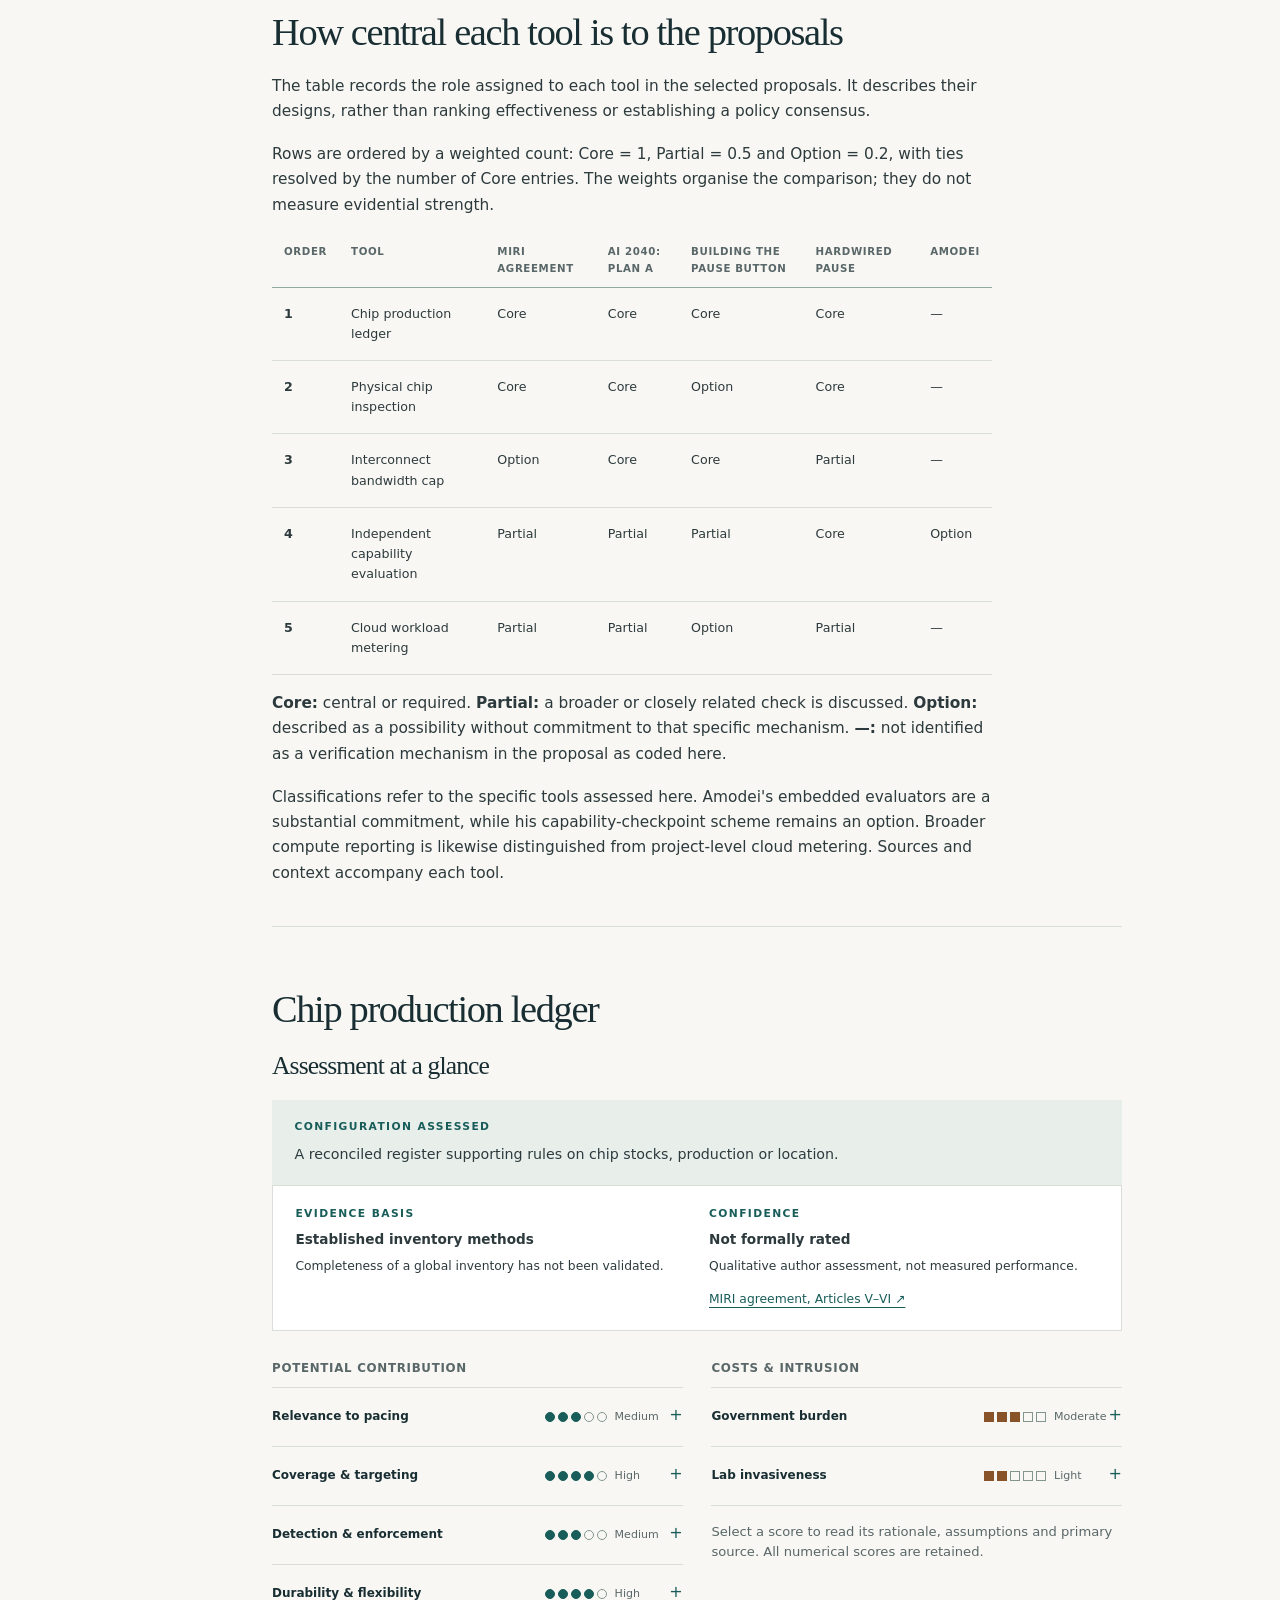
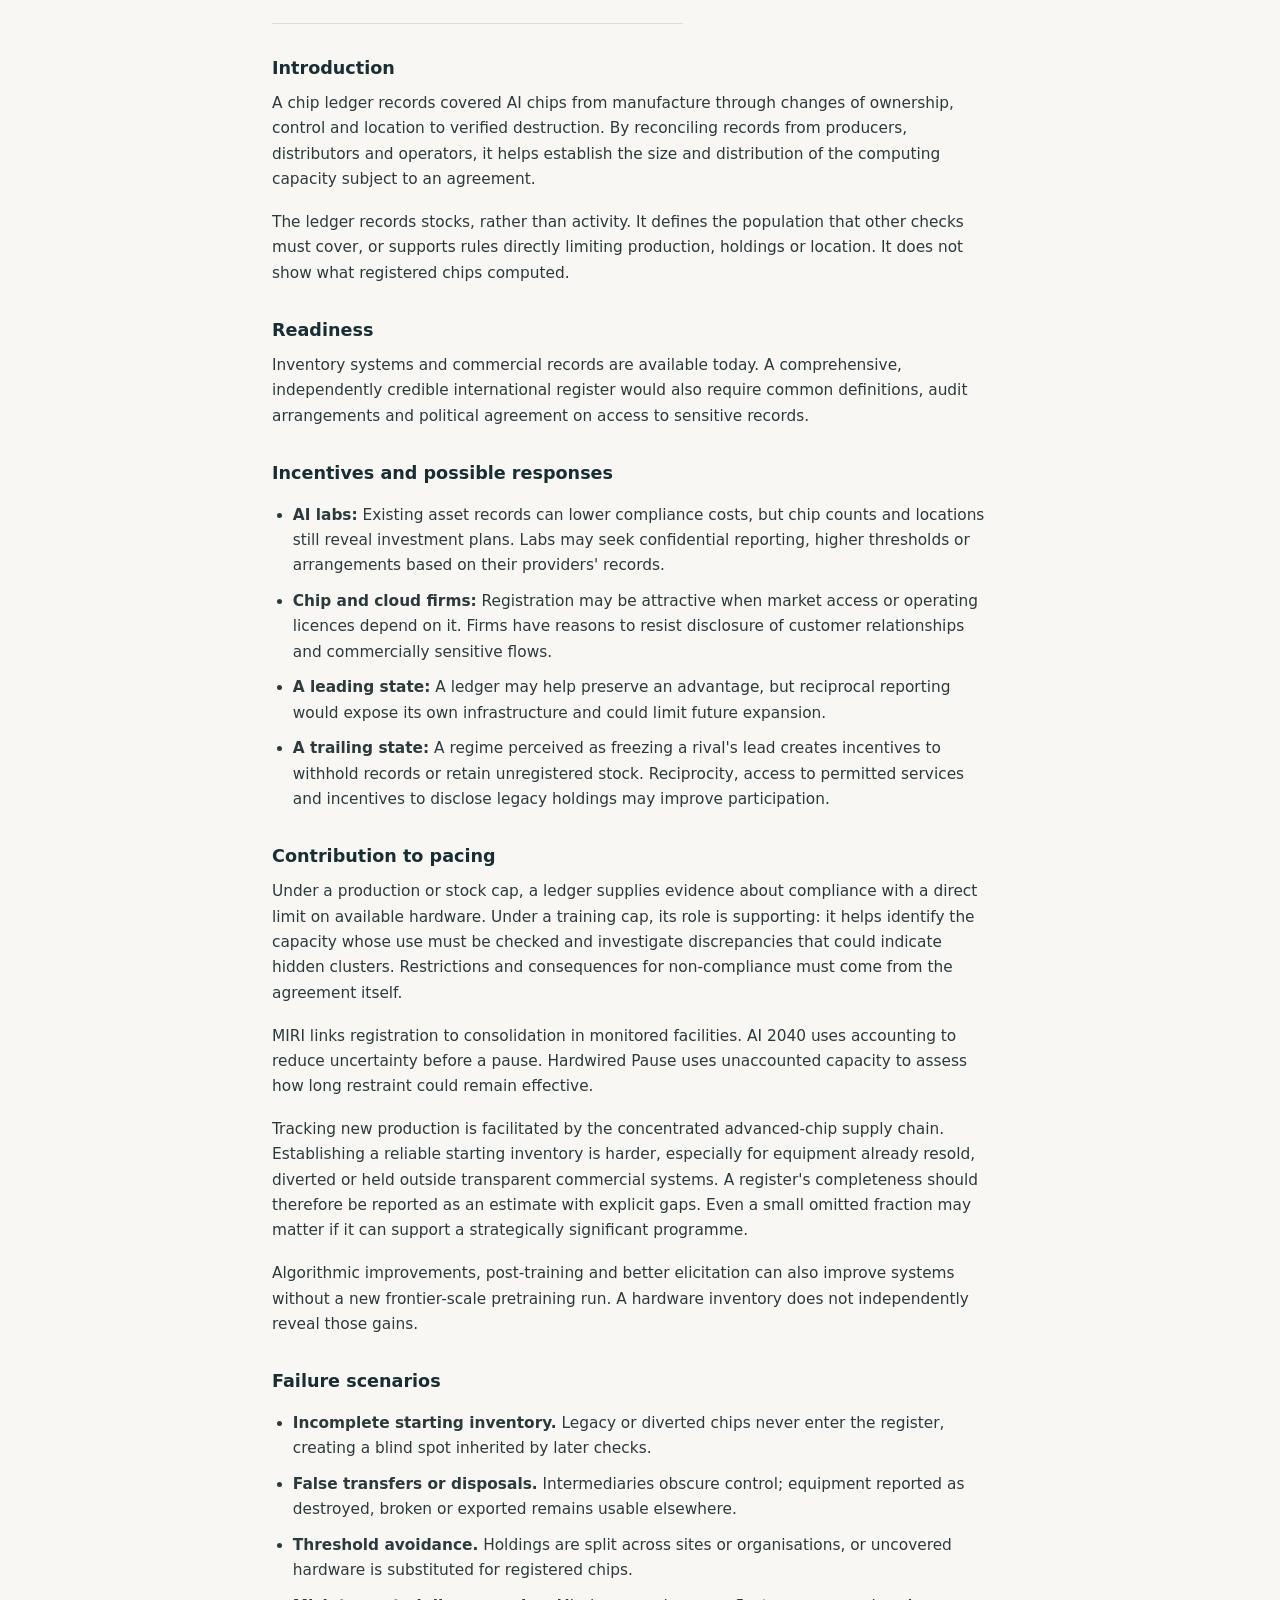
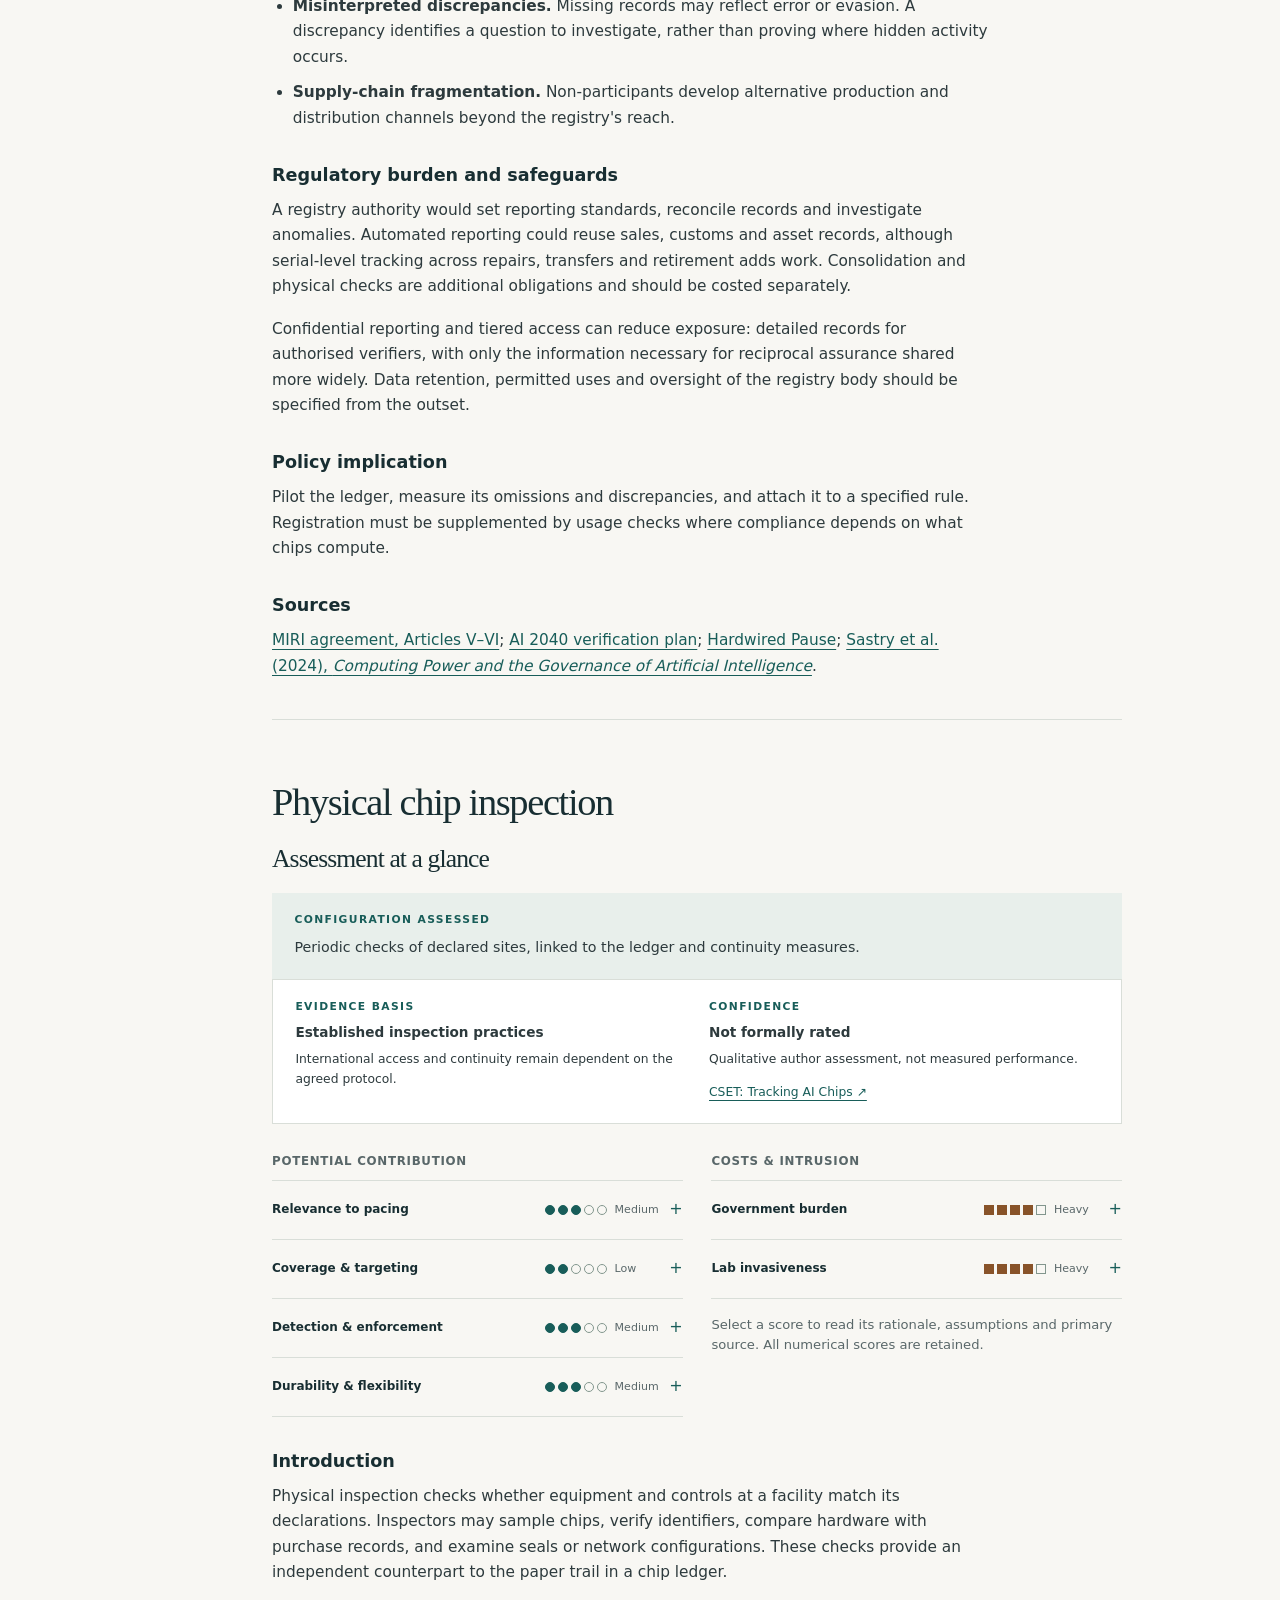
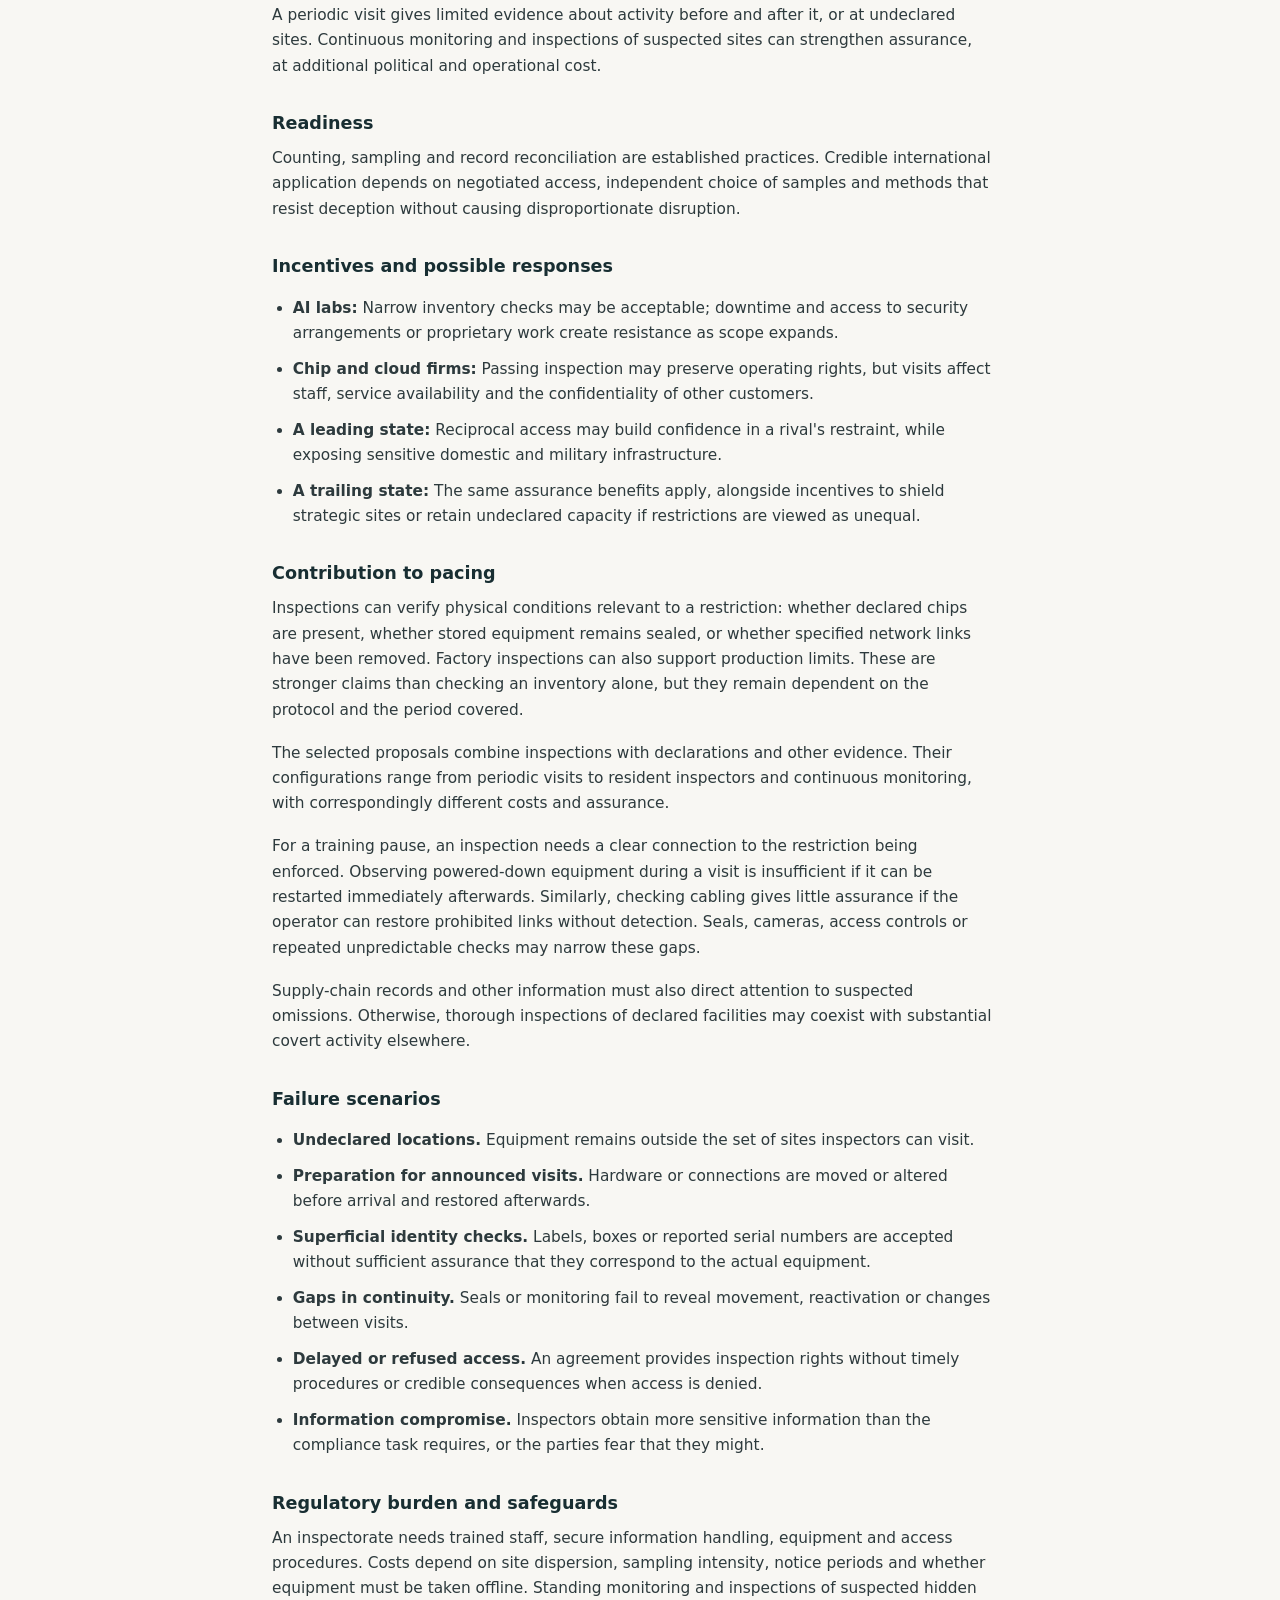
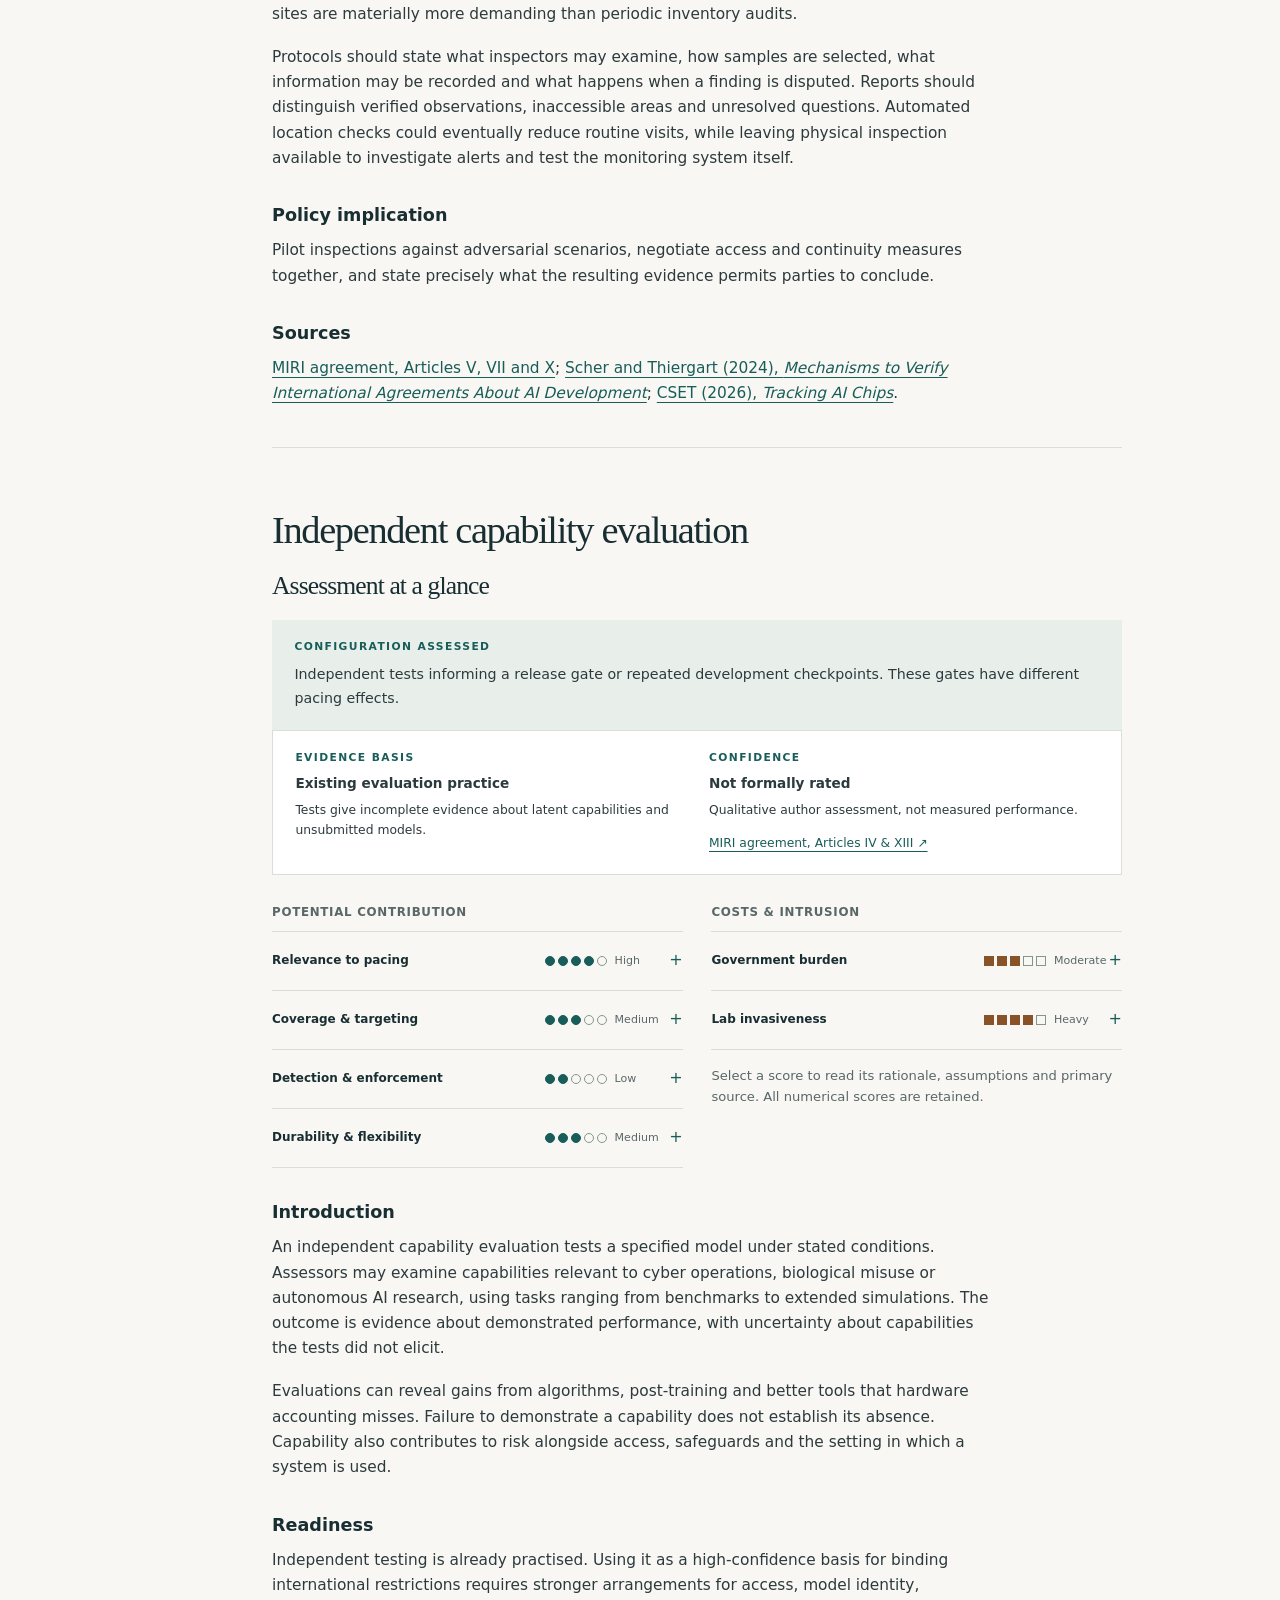
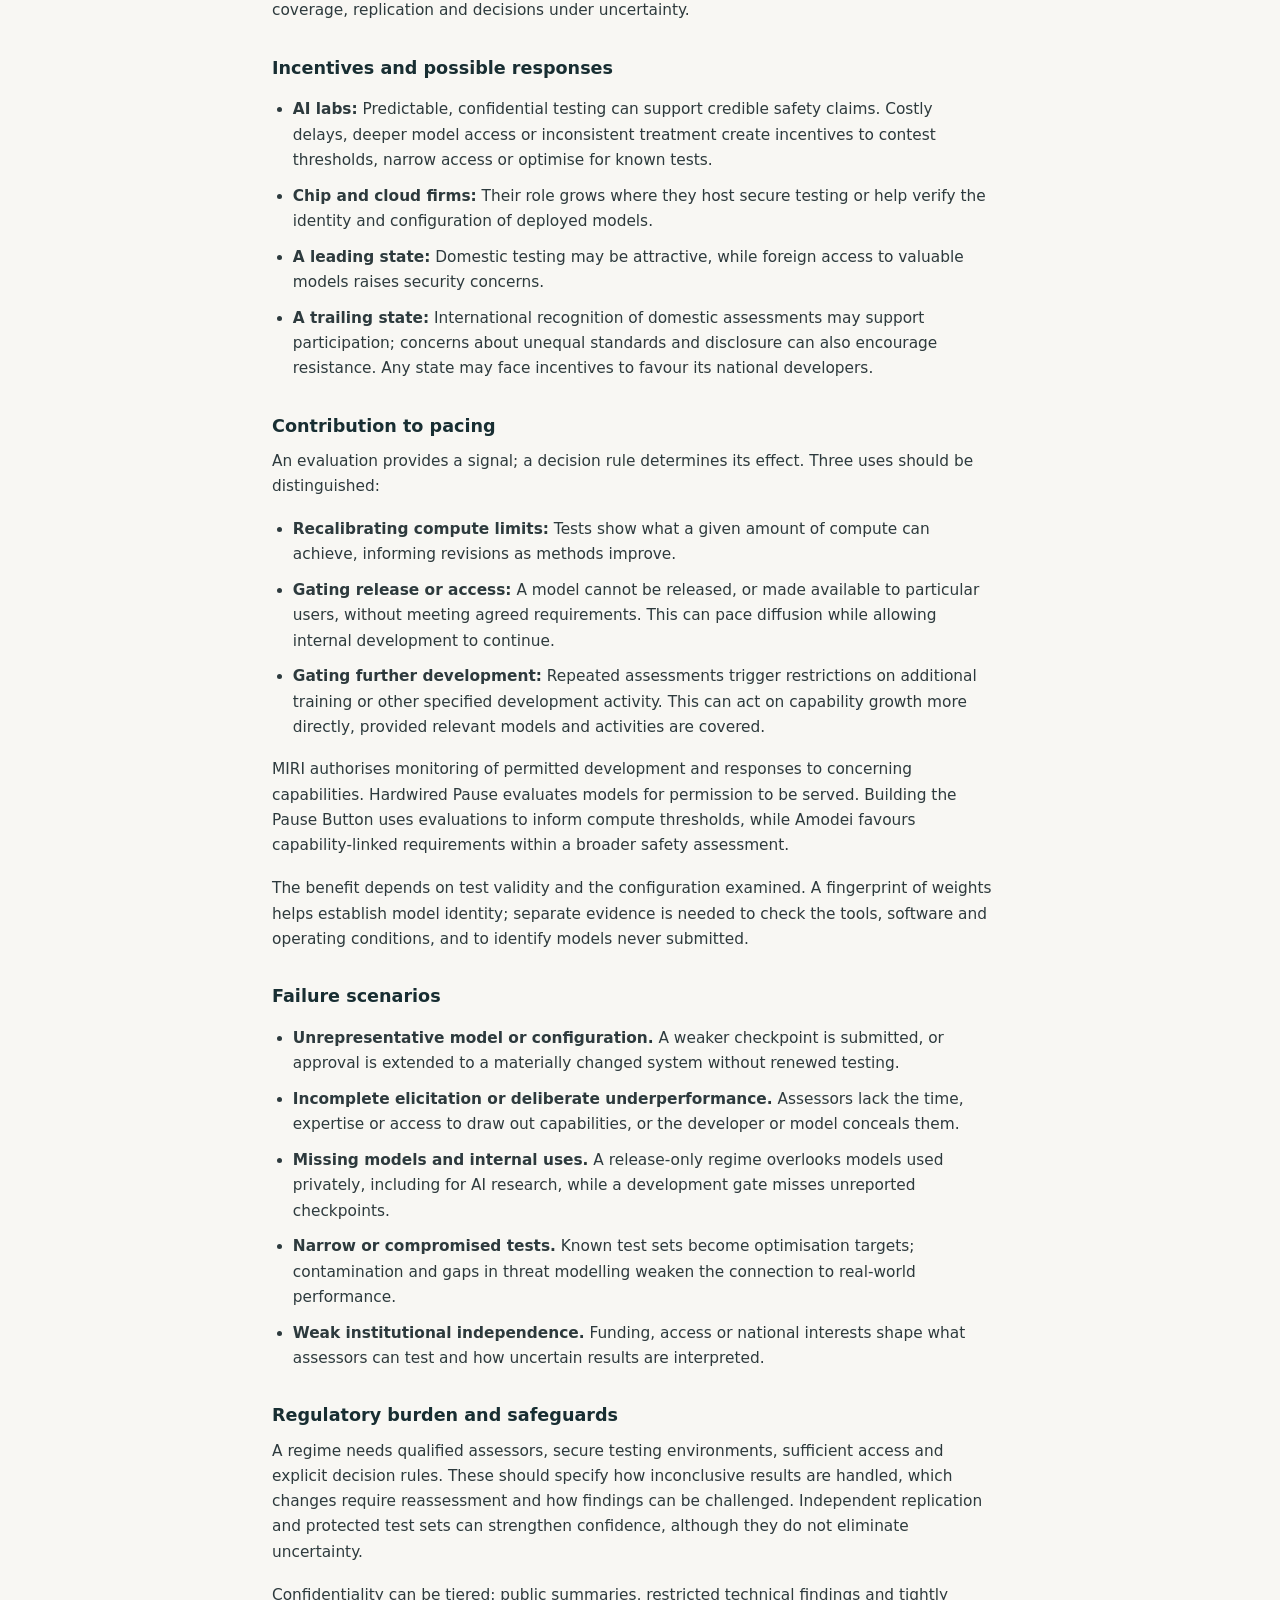
<file: Archive/2026-11-23 — pacing explorer, ChatGPT version that rewrote the content/full-note.html>
<!doctype html>
<html lang="en"><head><meta charset="utf-8"><meta name="viewport" content="width=device-width, initial-scale=1"><meta name="referrer" content="no-referrer"><meta name="description" content="A policy note comparing five tools for verifying agreements to pace frontier AI."><title>Verifying agreements to pace AI — full note · AI pacing policy note</title><link rel="stylesheet" href="css/style.css"><script src="js/package.js" defer></script><script src="data/site.js" defer></script><script src="js/app.js" defer></script></head>
<body data-page="full"><a class="skip-link" href="#main">Skip to content</a>
<header class="site-header"><a class="wordmark" href="index.html"><span class="wordmark-symbol" aria-hidden="true">↗</span>AI pacing <span class="wordmark-kind">/ Policy note</span></a><div class="header-links"><a href="index.html#methods">Methods &amp; sources</a><a class="header-full" href="full-note.html">Read full note <span aria-hidden="true">↗</span></a></div></header>
<div class="publication-bar"><span>Revised edition</span><time datetime="2026-11-23">23 November 2026</time><span>Qualitative research synthesis</span></div>
<div class="page-layout"><aside class="contents"><nav aria-label="On this page"><span class="nav-label">On this page</span><a href="#full-introduction">Introduction</a><a href="#full-key-findings">Findings</a><a href="#full-policy-implications">Policy implications</a><a href="#methods">Methods &amp; sources</a></nav></aside><main id="main" tabindex="-1"><header class="hero"><p class="eyebrow">Complete reading &amp; print edition</p><h1>Verifying agreements to pace AI</h1><p class="subtitle">What five verification tools can establish, what they expose, and how they could work together.</p><button class="button print-button" type="button">Print / save as PDF</button></header><section class="prose" data-prose><h2 id="full-introduction">Introduction</h2><p>An agreement to slow frontier AI development faces a practical problem: how can participants gain enough confidence that others are exercising the same restraint? A company that delays training may lose ground to a competitor. A state that accepts limits may fear a rival&#x27;s undisclosed programme. Verification can reduce these uncertainties, but it also requires access to commercially and strategically sensitive information, infrastructure or decisions.</p>
<p>Pacing means deliberately moderating the development, deployment or spread of AI capabilities. Its purpose may be to give safety research, institutions and public deliberation more time to respond to emerging risks. Agreements can take different forms: a limit on training compute, a temporary pause, or a requirement to demonstrate specified safeguards before developing or releasing a model. Each creates a different verification task.</p>
<p>This note compares five tools: chip production ledgers, physical chip inspections, independent capability evaluations, interconnect bandwidth caps and cloud workload metering. It examines what each can establish, how that evidence could support pacing, and what compliance would require from governments, AI developers and infrastructure providers. Five recent proposals provide reference points for the comparison.</p>
<p>The central finding is that a credible regime would need complementary tools. A ledger records where chips should be; inspections check those declarations; metering and network controls provide evidence about, or place limits on, their use; evaluations test selected model capabilities. None establishes, by itself, that frontier capability development has stopped.</p>
<p>The design challenge is therefore to obtain enough assurance about a specified restriction while limiting unnecessary disclosure, disruption and external control. More access can improve assurance, but it can also make an agreement harder to negotiate and sustain. Better technical design and governance may reduce both problems.</p>
<p>This is a comparison of verification options, rather than an assessment of whether any particular pause is justified. It develops one part of the research agenda in <a href="https://pacing.tech/" rel="noreferrer"><em>Pacing the Frontier</em></a>: understanding how verification requirements and the responses they induce affect the prospects for coordinated restraint.</p></section><section class="prose" data-prose><h2 id="full-key-findings">Key findings</h2><ul><li><strong>Start with the restriction to be verified.</strong> Counting chips, detecting a prohibited training run and testing a model&#x27;s capabilities are different tasks. A tool&#x27;s usefulness depends on which claim an agreement requires participants to establish.</li><li><strong>Coverage is as important as precision.</strong> A highly reliable check at a declared facility offers limited reassurance if strategically significant activity can move elsewhere. Conversely, a broad inventory does not show what registered chips are computing.</li><li><strong>Invasiveness has several dimensions.</strong> Compliance effort, disclosure of proprietary information and loss of operational control need not move together. A bandwidth cap may reveal little while substantially restricting the use of a cluster.</li><li><strong>Verification must remain credible as conditions change.</strong> Better algorithms, alternative training methods and changing incentives can weaken a regime that initially works. Agreements need review procedures, rules for investigating uncertainty, and plans for both orderly exit and breakdown.</li></ul></section><section class="prose" data-prose><h2 id="full-verification-tools">Verification tools</h2><p>The tools address different parts of the problem. The first two establish an inventory and check its physical counterpart. The remaining three examine capabilities, restrict communication or account for compute use.</p>
<p><strong>Chip production ledger.</strong> A register of covered AI chips from production through transfers to verified destruction. It helps establish how much computing capacity exists and where it should be, but does not establish what that capacity is used for.</p>
<p><strong>Physical chip inspection.</strong> On-site checks of hardware, identifiers, records and physical controls. Inspections test declarations and can support shutdown or configuration requirements; periodic visits provide only limited evidence about activity between visits.</p>
<p><strong>Independent capability evaluation.</strong> External testing of a specified model and configuration. Evaluations can inform decisions about further development or release, but test results do not establish that all relevant capabilities have been found or all relevant models submitted.</p>
<p><strong>Interconnect bandwidth cap.</strong> A restriction on communication between groups of AI chips. It can impede training that relies on frequent exchanges while preserving some inference workloads. Its effect depends on cluster design, permitted exceptions and available training methods.</p>
<p><strong>Cloud workload metering.</strong> Provider records linking customers and projects to compute use. Metering can support reporting thresholds or allocation limits, but needs additional arrangements to cover self-operated capacity and activity split across providers.</p></section><section class="prose" data-prose><h2 id="full-interpreting-the-map">Interpreting the map</h2><p>The map places each tool according to our assessment of its invasiveness for AI labs and its ability to support detection and enforcement. Markers may represent several tools with the same scores. Moving left indicates less intrusion; moving up indicates stronger assessed verification within the configuration described on the tool&#x27;s page.</p>
<p>These are qualitative judgements on an ordinal scale, not measured probabilities of detecting a violation. The tools also verify different claims: confirming a chip inventory is different from establishing the absence of a dangerous capability. Position on the map therefore does not establish an overall ranking. Relevance to the agreement, coverage, durability and the costs of supporting tools must also be considered.</p>
<p>The map is best used to identify questions for closer examination: what assurance does a tool buy, about which activity, and at whose expense?</p></section><section class="prose" data-prose><h2 id="full-exploring-a-verification-package">Exploring a verification package</h2><p>The package explorer uses the assessments in this note to illustrate how different priorities change the selection of tools. Choose up to three priorities and a preferred limit on invasiveness. The explanation shows which tools meet the scoring rule, which are added as supporting measures, and what trade-offs follow.</p>
<p>The result is a starting point for discussion. It does not estimate the combined probability of detecting violations, the total cost of a regime or the likelihood that states would accept it. Several tools may share the same blind spot, and a package can require more access than any headline mechanism suggests.</p>
<p><strong>Supporting measures in the configuration assessed here:</strong></p>
<ul><li><strong>Physical chip inspection is linked to the chip ledger.</strong> The ledger supplies the declared inventory against which inspectors check a facility. Inspections can also use other records or investigate suspected sites, so this is a design choice for the explorer rather than a universal prerequisite for inspection.</li><li><strong>A physical interconnect cap is linked to inspection.</strong> Inspectors check network layouts and physical restrictions. Seals, monitoring or other controls are needed to maintain confidence between visits; a visit alone cannot establish that cables will remain disconnected afterwards.</li></ul>
<p>The explorer checks each tool together with all its required supporting measures. If any component exceeds the selected invasiveness ceiling, that candidate is omitted and the conflict is explained. Relaxing the ceiling reveals the alternative; supporting tools are never added above the limit automatically.</p></section><section class="prose" data-prose><h2 id="full-policy-implications">Policy implications</h2><p>The comparison suggests a practical sequence for policymakers considering a pacing agreement.</p>
<p><strong>First, specify the prohibited activity and the evidence needed to assess compliance.</strong> A restriction on chip holdings, a cap on training compute and a release gate require different checks. Parties also need to decide how much undetected activity would threaten the agreement&#x27;s purpose, how quickly it must be detected, and how an ambiguous result will be investigated.</p>
<p><strong>Second, establish a credible picture of covered capacity.</strong> Ledgers, reconciled supply-chain records and inspections can make declarations more credible. Their value depends on bounding omissions, including legacy chips and undeclared sites, rather than assuming a complete inventory. Pilots should test missing records, false identifiers, unreported transfers and refusal of access.</p>
<p><strong>Third, match controls on use to the restriction.</strong> A ledger cannot establish that registered chips are not training. Cloud metering can support compute limits within its scope; physical network restrictions may impede selected forms of training; evaluations can inform capability-based gates. Each needs an explicit account of the activity it leaves possible. For a development pause, that account must include internal use of models and improvements through post-training and elicitation.</p>
<p><strong>Fourth, negotiate information protection and authority alongside access.</strong> Agreements should define what inspectors and evaluators may examine, what information may leave a site, who can halt activity, and how decisions can be challenged. Reciprocal obligations and managed access may make verification more acceptable. Broad exemptions for sensitive sites may instead undermine the assurance the agreement is meant to provide.</p>
<p><strong>Finally, plan for change and exit.</strong> Review thresholds as algorithms and hardware improve. Test the regime against determined circumvention, and distinguish an orderly relaxation of limits from a withdrawal of access or sudden breakdown. Restrictions may leave substantial computing capacity or unreleased models ready for use; ending the monitoring procedure does not eliminate that overhang.</p>
<p>The immediate priority is to test whether a specified set of obligations and checks can provide decision-relevant assurance at an acceptable cost. The individual tool pages explain where each mechanism could contribute and where additional evidence would be needed.</p></section><section class="prose" data-prose><h2 id="full-pacing-proposals">Pacing proposals</h2><p>The five reference cases below include a draft treaty, a policy scenario, a governance architecture, a technical feasibility study and an industry leader&#x27;s essay. They illustrate different approaches to pacing and verification without representing the full policy debate.</p>
<p><a href="https://arxiv.org/abs/2511.10783v3" rel="noreferrer"><strong>MIRI agreement</strong></a> — Scher, Abecassis, Barnett and Abeyta (2025; revised 2026). This proposed international agreement would prohibit training above 10²⁴ floating-point operations (FLOP), subject training between 10²² and 10²⁴ FLOP to approval and monitoring, and restrict research that could undermine the agreement. Clusters above 16 H100-equivalents would be brought into declared, monitored facilities. Chip tracking and verification of chip use underpin the regime; the treaty body could also require limits on communication between chips. These thresholds are proposed rules, not established boundaries between safe and dangerous AI.</p>
<p><a href="https://ai-2040.com/" rel="noreferrer"><strong>AI 2040: Plan A</strong></a> — AI Futures Project (2026). This policy scenario describes a US–China agreement to pause frontier training and subsequently resume development under extensive oversight. Its <a href="https://ai-2040.com/supplements/verification-plan" rel="noreferrer">verification plan</a> combines supply-chain tracking, reciprocal inspections and checks that designated facilities perform permitted work. Network taps and recomputation of sampled workloads play important roles. Dates, chip counts and estimates of hidden capacity belong to the scenario and its assumptions; they are not observations of an implemented regime.</p>
<p><a href="https://arxiv.org/abs/2506.20530" rel="noreferrer"><strong>Building the Pause Button</strong></a> — Al Ramiah et al. (2025). This proposal would establish the capacity for an enforceable pause before one is needed. It combines hardware controls, traceability of chips and their users, and legal obligations. Nearer-term options include limits on interconnection; more ambitious controls would be built into hardware. The proposal favours compute-based triggers over reliance on capability evaluations alone, while using evaluations to inform the thresholds.</p>
<p><a href="https://hardwired-pause.ai/" rel="noreferrer"><strong>Hardwired Pause</strong></a> — Working Group on AI Pause Feasibility (2026). This study examines whether frontier training could be paused while approved AI services continue. It combines a census of existing training-capable chips, registration of new production, licensed hardware operators and a transition towards inference-only hardware. A central constraint is how long the remaining hidden compute could be kept below a strategically significant level as algorithms improve. Registration incentives include buybacks and amnesty for past export-control evasion.</p>
<p><a href="https://darioamodei.com/post/we-must-pace-the-frontier" rel="noreferrer"><strong>We Must Pace the Frontier</strong></a> — Dario Amodei (2026). This essay proposes embedded independent evaluators, common pacing requirements among democratic countries, and efforts towards wider international agreements. It favours requirements tied to what models can do and the safeguards demonstrated for them. Its conception of independent assessment is broader than capability testing alone: evaluators would also examine safety practices and evidence about alignment.</p>
<p>These cases differ in ambition, scope and assumptions about political cooperation. The table below records how they use the five tools assessed in this note.</p></section><section class="prose" data-prose><h2 id="full-how-central-each-tool-is-to-the-proposals">How central each tool is to the proposals</h2><p>The table records the role assigned to each tool in the selected proposals. It describes their designs, rather than ranking effectiveness or establishing a policy consensus.</p>
<p>Rows are ordered by a weighted count: Core = 1, Partial = 0.5 and Option = 0.2, with ties resolved by the number of Core entries. The weights organise the comparison; they do not measure evidential strength.</p>
<div class="table-scroll" role="region" aria-label="Assessment criteria" tabindex="0"><table><thead><tr><th scope="col">Order</th><th scope="col">Tool</th><th scope="col">MIRI agreement</th><th scope="col">AI 2040: Plan A</th><th scope="col">Building the Pause Button</th><th scope="col">Hardwired Pause</th><th scope="col">Amodei</th></tr></thead><tbody><tr><th scope="row">1</th><td>Chip production ledger</td><td>Core</td><td>Core</td><td>Core</td><td>Core</td><td>—</td></tr><tr><th scope="row">2</th><td>Physical chip inspection</td><td>Core</td><td>Core</td><td>Option</td><td>Core</td><td>—</td></tr><tr><th scope="row">3</th><td>Interconnect bandwidth cap</td><td>Option</td><td>Core</td><td>Core</td><td>Partial</td><td>—</td></tr><tr><th scope="row">4</th><td>Independent capability evaluation</td><td>Partial</td><td>Partial</td><td>Partial</td><td>Core</td><td>Option</td></tr><tr><th scope="row">5</th><td>Cloud workload metering</td><td>Partial</td><td>Partial</td><td>Option</td><td>Partial</td><td>—</td></tr></tbody></table></div>
<p><strong>Core:</strong> central or required. <strong>Partial:</strong> a broader or closely related check is discussed. <strong>Option:</strong> described as a possibility without commitment to that specific mechanism. <strong>—:</strong> not identified as a verification mechanism in the proposal as coded here.</p>
<p>Classifications refer to the specific tools assessed here. Amodei&#x27;s embedded evaluators are a substantial commitment, while his capability-checkpoint scheme remains an option. Broader compute reporting is likewise distinguished from project-level cloud metering. Sources and context accompany each tool.</p></section><section class="full-tool"><h2>Chip production ledger</h2><section class="assessment" aria-labelledby="assessment-ledger"><h2 id="assessment-ledger">Assessment at a glance</h2><div class="configuration"><span class="eyebrow">Configuration assessed</span><p>A reconciled register supporting rules on chip stocks, production or location.</p></div><div class="evidence-panel"><div><span class="eyebrow">Evidence basis</span><strong>Established inventory methods</strong><p>Completeness of a global inventory has not been validated.</p></div><div><span class="eyebrow">Confidence</span><strong>Not formally rated</strong><p>Qualitative author assessment, not measured performance.</p><a href="https://arxiv.org/html/2511.10783v3">MIRI agreement, Articles V–VI ↗</a></div></div><div class="score-columns"><div><h3>Potential contribution</h3><details class="score-row"><summary><span class="score-label">Relevance to pacing</span><span class="score-visual benefit" aria-hidden="true"><i class="filled"></i><i class="filled"></i><i class="filled"></i><i class=""></i><i class=""></i></span><span class="score-word">Medium</span><span class="sr-only">, 3 out of 5. Read rationale</span></summary><div class="disclosure-body"><p>Supports limits on hardware stocks, production and location; usage restrictions need additional checks.</p><p class="small muted">Original score retained; explanation edited for this edition. Formal confidence rating: not assigned.</p><a class="small" href="https://arxiv.org/html/2511.10783v3">Primary source: MIRI agreement, Articles V–VI ↗</a></div></details><details class="score-row"><summary><span class="score-label">Coverage & targeting</span><span class="score-visual benefit" aria-hidden="true"><i class="filled"></i><i class="filled"></i><i class="filled"></i><i class="filled"></i><i class=""></i></span><span class="score-word">High</span><span class="sr-only">, 4 out of 5. Read rationale</span></summary><div class="disclosure-body"><p>Concentrated new production and large holdings are relatively observable; legacy stock and non-participants leave gaps.</p><p class="small muted">Original score retained; explanation edited for this edition. Formal confidence rating: not assigned.</p><a class="small" href="https://arxiv.org/html/2511.10783v3">Primary source: MIRI agreement, Articles V–VI ↗</a></div></details><details class="score-row"><summary><span class="score-label">Detection & enforcement</span><span class="score-visual benefit" aria-hidden="true"><i class="filled"></i><i class="filled"></i><i class="filled"></i><i class=""></i><i class=""></i></span><span class="score-word">Medium</span><span class="sr-only">, 3 out of 5. Read rationale</span></summary><div class="disclosure-body"><p>Reconciled records support useful checks, but do not rule out state concealment or small hidden clusters.</p><p class="small muted">Original score retained; explanation edited for this edition. Formal confidence rating: not assigned.</p><a class="small" href="https://arxiv.org/html/2511.10783v3">Primary source: MIRI agreement, Articles V–VI ↗</a></div></details><details class="score-row"><summary><span class="score-label">Durability & flexibility</span><span class="score-visual benefit" aria-hidden="true"><i class="filled"></i><i class="filled"></i><i class="filled"></i><i class="filled"></i><i class=""></i></span><span class="score-word">High</span><span class="sr-only">, 4 out of 5. Read rationale</span></summary><div class="disclosure-body"><p>Reusable across agreements, provided gaps and changing hardware definitions receive continuing review.</p><p class="small muted">Original score retained; explanation edited for this edition. Formal confidence rating: not assigned.</p><a class="small" href="https://arxiv.org/html/2511.10783v3">Primary source: MIRI agreement, Articles V–VI ↗</a></div></details></div><div><h3>Costs &amp; intrusion</h3><details class="score-row"><summary><span class="score-label">Government burden</span><span class="score-visual cost" aria-hidden="true"><i class="filled"></i><i class="filled"></i><i class="filled"></i><i class=""></i><i class=""></i></span><span class="score-word">Moderate</span><span class="sr-only">, 3 out of 5. Read rationale</span></summary><div class="disclosure-body"><p>Reporting, reconciliation and audits require a registry function; consolidation and inspections add costs.</p><p class="small muted">Original score retained; explanation edited for this edition. Formal confidence rating: not assigned.</p><a class="small" href="https://arxiv.org/html/2511.10783v3">Primary source: MIRI agreement, Articles V–VI ↗</a></div></details><details class="score-row"><summary><span class="score-label">Lab invasiveness</span><span class="score-visual cost" aria-hidden="true"><i class="filled"></i><i class="filled"></i><i class=""></i><i class=""></i><i class=""></i></span><span class="score-word">Light</span><span class="sr-only">, 2 out of 5. Read rationale</span></summary><div class="disclosure-body"><p>Reuses asset records without exposing weights or code, while chip counts and sites remain strategically sensitive.</p><p class="small muted">Original score retained; explanation edited for this edition. Formal confidence rating: not assigned.</p><a class="small" href="https://arxiv.org/html/2511.10783v3">Primary source: MIRI agreement, Articles V–VI ↗</a></div></details><p class="small muted">Select a score to read its rationale, assumptions and primary source. All numerical scores are retained.</p></div></div></section><div class="prose"><h3>Introduction</h3><p>A chip ledger records covered AI chips from manufacture through changes of ownership, control and location to verified destruction. By reconciling records from producers, distributors and operators, it helps establish the size and distribution of the computing capacity subject to an agreement.</p>
<p>The ledger records stocks, rather than activity. It defines the population that other checks must cover, or supports rules directly limiting production, holdings or location. It does not show what registered chips computed.</p></div><div class="prose"><h3>Readiness</h3><p>Inventory systems and commercial records are available today. A comprehensive, independently credible international register would also require common definitions, audit arrangements and political agreement on access to sensitive records.</p></div><div class="prose"><h3>Incentives and possible responses</h3><ul><li><strong>AI labs:</strong> Existing asset records can lower compliance costs, but chip counts and locations still reveal investment plans. Labs may seek confidential reporting, higher thresholds or arrangements based on their providers&#x27; records.</li><li><strong>Chip and cloud firms:</strong> Registration may be attractive when market access or operating licences depend on it. Firms have reasons to resist disclosure of customer relationships and commercially sensitive flows.</li><li><strong>A leading state:</strong> A ledger may help preserve an advantage, but reciprocal reporting would expose its own infrastructure and could limit future expansion.</li><li><strong>A trailing state:</strong> A regime perceived as freezing a rival&#x27;s lead creates incentives to withhold records or retain unregistered stock. Reciprocity, access to permitted services and incentives to disclose legacy holdings may improve participation.</li></ul></div><div class="prose"><h3>Contribution to pacing</h3><p>Under a production or stock cap, a ledger supplies evidence about compliance with a direct limit on available hardware. Under a training cap, its role is supporting: it helps identify the capacity whose use must be checked and investigate discrepancies that could indicate hidden clusters. Restrictions and consequences for non-compliance must come from the agreement itself.</p>
<p>MIRI links registration to consolidation in monitored facilities. AI 2040 uses accounting to reduce uncertainty before a pause. Hardwired Pause uses unaccounted capacity to assess how long restraint could remain effective.</p>
<p>Tracking new production is facilitated by the concentrated advanced-chip supply chain. Establishing a reliable starting inventory is harder, especially for equipment already resold, diverted or held outside transparent commercial systems. A register&#x27;s completeness should therefore be reported as an estimate with explicit gaps. Even a small omitted fraction may matter if it can support a strategically significant programme.</p>
<p>Algorithmic improvements, post-training and better elicitation can also improve systems without a new frontier-scale pretraining run. A hardware inventory does not independently reveal those gains.</p></div><div class="prose"><h3>Failure scenarios</h3><ul><li><strong>Incomplete starting inventory.</strong> Legacy or diverted chips never enter the register, creating a blind spot inherited by later checks.</li><li><strong>False transfers or disposals.</strong> Intermediaries obscure control; equipment reported as destroyed, broken or exported remains usable elsewhere.</li><li><strong>Threshold avoidance.</strong> Holdings are split across sites or organisations, or uncovered hardware is substituted for registered chips.</li><li><strong>Misinterpreted discrepancies.</strong> Missing records may reflect error or evasion. A discrepancy identifies a question to investigate, rather than proving where hidden activity occurs.</li><li><strong>Supply-chain fragmentation.</strong> Non-participants develop alternative production and distribution channels beyond the registry&#x27;s reach.</li></ul></div><div class="prose"><h3>Regulatory burden and safeguards</h3><p>A registry authority would set reporting standards, reconcile records and investigate anomalies. Automated reporting could reuse sales, customs and asset records, although serial-level tracking across repairs, transfers and retirement adds work. Consolidation and physical checks are additional obligations and should be costed separately.</p>
<p>Confidential reporting and tiered access can reduce exposure: detailed records for authorised verifiers, with only the information necessary for reciprocal assurance shared more widely. Data retention, permitted uses and oversight of the registry body should be specified from the outset.</p></div><div class="prose"><h3>Policy implication</h3><p>Pilot the ledger, measure its omissions and discrepancies, and attach it to a specified rule. Registration must be supplemented by usage checks where compliance depends on what chips compute.</p></div><div class="prose"><h3>Sources</h3><p><a href="https://arxiv.org/html/2511.10783v3" rel="noreferrer">MIRI agreement, Articles V–VI</a>; <a href="https://ai-2040.com/supplements/verification-plan" rel="noreferrer">AI 2040 verification plan</a>; <a href="https://hardwired-pause.ai/" rel="noreferrer">Hardwired Pause</a>; <a href="https://arxiv.org/abs/2402.08797" rel="noreferrer">Sastry et al. (2024), <em>Computing Power and the Governance of Artificial Intelligence</em></a>.</p></div></section><section class="full-tool"><h2>Physical chip inspection</h2><section class="assessment" aria-labelledby="assessment-inspections"><h2 id="assessment-inspections">Assessment at a glance</h2><div class="configuration"><span class="eyebrow">Configuration assessed</span><p>Periodic checks of declared sites, linked to the ledger and continuity measures.</p></div><div class="evidence-panel"><div><span class="eyebrow">Evidence basis</span><strong>Established inspection practices</strong><p>International access and continuity remain dependent on the agreed protocol.</p></div><div><span class="eyebrow">Confidence</span><strong>Not formally rated</strong><p>Qualitative author assessment, not measured performance.</p><a href="https://cset.georgetown.edu/publication/tracking-ai-chips/">CSET: Tracking AI Chips ↗</a></div></div><div class="score-columns"><div><h3>Potential contribution</h3><details class="score-row"><summary><span class="score-label">Relevance to pacing</span><span class="score-visual benefit" aria-hidden="true"><i class="filled"></i><i class="filled"></i><i class="filled"></i><i class=""></i><i class=""></i></span><span class="score-word">Medium</span><span class="sr-only">, 3 out of 5. Read rationale</span></summary><div class="disclosure-body"><p>Can support rules on storage, shutdown, physical configuration or production; the protocol determines what is established.</p><p class="small muted">Original score retained; explanation edited for this edition. Formal confidence rating: not assigned.</p><a class="small" href="https://cset.georgetown.edu/publication/tracking-ai-chips/">Primary source: CSET: Tracking AI Chips ↗</a></div></details><details class="score-row"><summary><span class="score-label">Coverage & targeting</span><span class="score-visual benefit" aria-hidden="true"><i class="filled"></i><i class="filled"></i><i class=""></i><i class=""></i><i class=""></i></span><span class="score-word">Low</span><span class="sr-only">, 2 out of 5. Read rationale</span></summary><div class="disclosure-body"><p>Reaches declared or independently identified sites, with limited reach into undeclared capacity.</p><p class="small muted">Original score retained; explanation edited for this edition. Formal confidence rating: not assigned.</p><a class="small" href="https://cset.georgetown.edu/publication/tracking-ai-chips/">Primary source: CSET: Tracking AI Chips ↗</a></div></details><details class="score-row"><summary><span class="score-label">Detection & enforcement</span><span class="score-visual benefit" aria-hidden="true"><i class="filled"></i><i class="filled"></i><i class="filled"></i><i class=""></i><i class=""></i></span><span class="score-word">Medium</span><span class="sr-only">, 3 out of 5. Read rationale</span></summary><div class="disclosure-body"><p>Provides an independent snapshot; seals and other continuity measures are needed between visits.</p><p class="small muted">Original score retained; explanation edited for this edition. Formal confidence rating: not assigned.</p><a class="small" href="https://cset.georgetown.edu/publication/tracking-ai-chips/">Primary source: CSET: Tracking AI Chips ↗</a></div></details><details class="score-row"><summary><span class="score-label">Durability & flexibility</span><span class="score-visual benefit" aria-hidden="true"><i class="filled"></i><i class="filled"></i><i class="filled"></i><i class=""></i><i class=""></i></span><span class="score-word">Medium</span><span class="sr-only">, 3 out of 5. Read rationale</span></summary><div class="disclosure-body"><p>Methods can adapt, but continued assurance depends on political access and continuity.</p><p class="small muted">Original score retained; explanation edited for this edition. Formal confidence rating: not assigned.</p><a class="small" href="https://cset.georgetown.edu/publication/tracking-ai-chips/">Primary source: CSET: Tracking AI Chips ↗</a></div></details></div><div><h3>Costs &amp; intrusion</h3><details class="score-row"><summary><span class="score-label">Government burden</span><span class="score-visual cost" aria-hidden="true"><i class="filled"></i><i class="filled"></i><i class="filled"></i><i class="filled"></i><i class=""></i></span><span class="score-word">Heavy</span><span class="sr-only">, 4 out of 5. Read rationale</span></summary><div class="disclosure-body"><p>Requires trained inspectors, timely access, sampling protocols and dispute procedures.</p><p class="small muted">Original score retained; explanation edited for this edition. Formal confidence rating: not assigned.</p><a class="small" href="https://cset.georgetown.edu/publication/tracking-ai-chips/">Primary source: CSET: Tracking AI Chips ↗</a></div></details><details class="score-row"><summary><span class="score-label">Lab invasiveness</span><span class="score-visual cost" aria-hidden="true"><i class="filled"></i><i class="filled"></i><i class="filled"></i><i class="filled"></i><i class=""></i></span><span class="score-word">Heavy</span><span class="sr-only">, 4 out of 5. Read rationale</span></summary><div class="disclosure-body"><p>Visits may disrupt operations and expose layouts, security procedures and network configurations.</p><p class="small muted">Original score retained; explanation edited for this edition. Formal confidence rating: not assigned.</p><a class="small" href="https://cset.georgetown.edu/publication/tracking-ai-chips/">Primary source: CSET: Tracking AI Chips ↗</a></div></details><p class="small muted">Select a score to read its rationale, assumptions and primary source. All numerical scores are retained.</p></div></div></section><div class="prose"><h3>Introduction</h3><p>Physical inspection checks whether equipment and controls at a facility match its declarations. Inspectors may sample chips, verify identifiers, compare hardware with purchase records, and examine seals or network configurations. These checks provide an independent counterpart to the paper trail in a chip ledger.</p>
<p>A periodic visit gives limited evidence about activity before and after it, or at undeclared sites. Continuous monitoring and inspections of suspected sites can strengthen assurance, at additional political and operational cost.</p></div><div class="prose"><h3>Readiness</h3><p>Counting, sampling and record reconciliation are established practices. Credible international application depends on negotiated access, independent choice of samples and methods that resist deception without causing disproportionate disruption.</p></div><div class="prose"><h3>Incentives and possible responses</h3><ul><li><strong>AI labs:</strong> Narrow inventory checks may be acceptable; downtime and access to security arrangements or proprietary work create resistance as scope expands.</li><li><strong>Chip and cloud firms:</strong> Passing inspection may preserve operating rights, but visits affect staff, service availability and the confidentiality of other customers.</li><li><strong>A leading state:</strong> Reciprocal access may build confidence in a rival&#x27;s restraint, while exposing sensitive domestic and military infrastructure.</li><li><strong>A trailing state:</strong> The same assurance benefits apply, alongside incentives to shield strategic sites or retain undeclared capacity if restrictions are viewed as unequal.</li></ul></div><div class="prose"><h3>Contribution to pacing</h3><p>Inspections can verify physical conditions relevant to a restriction: whether declared chips are present, whether stored equipment remains sealed, or whether specified network links have been removed. Factory inspections can also support production limits. These are stronger claims than checking an inventory alone, but they remain dependent on the protocol and the period covered.</p>
<p>The selected proposals combine inspections with declarations and other evidence. Their configurations range from periodic visits to resident inspectors and continuous monitoring, with correspondingly different costs and assurance.</p>
<p>For a training pause, an inspection needs a clear connection to the restriction being enforced. Observing powered-down equipment during a visit is insufficient if it can be restarted immediately afterwards. Similarly, checking cabling gives little assurance if the operator can restore prohibited links without detection. Seals, cameras, access controls or repeated unpredictable checks may narrow these gaps.</p>
<p>Supply-chain records and other information must also direct attention to suspected omissions. Otherwise, thorough inspections of declared facilities may coexist with substantial covert activity elsewhere.</p></div><div class="prose"><h3>Failure scenarios</h3><ul><li><strong>Undeclared locations.</strong> Equipment remains outside the set of sites inspectors can visit.</li><li><strong>Preparation for announced visits.</strong> Hardware or connections are moved or altered before arrival and restored afterwards.</li><li><strong>Superficial identity checks.</strong> Labels, boxes or reported serial numbers are accepted without sufficient assurance that they correspond to the actual equipment.</li><li><strong>Gaps in continuity.</strong> Seals or monitoring fail to reveal movement, reactivation or changes between visits.</li><li><strong>Delayed or refused access.</strong> An agreement provides inspection rights without timely procedures or credible consequences when access is denied.</li><li><strong>Information compromise.</strong> Inspectors obtain more sensitive information than the compliance task requires, or the parties fear that they might.</li></ul></div><div class="prose"><h3>Regulatory burden and safeguards</h3><p>An inspectorate needs trained staff, secure information handling, equipment and access procedures. Costs depend on site dispersion, sampling intensity, notice periods and whether equipment must be taken offline. Standing monitoring and inspections of suspected hidden sites are materially more demanding than periodic inventory audits.</p>
<p>Protocols should state what inspectors may examine, how samples are selected, what information may be recorded and what happens when a finding is disputed. Reports should distinguish verified observations, inaccessible areas and unresolved questions. Automated location checks could eventually reduce routine visits, while leaving physical inspection available to investigate alerts and test the monitoring system itself.</p></div><div class="prose"><h3>Policy implication</h3><p>Pilot inspections against adversarial scenarios, negotiate access and continuity measures together, and state precisely what the resulting evidence permits parties to conclude.</p></div><div class="prose"><h3>Sources</h3><p><a href="https://arxiv.org/html/2511.10783v3" rel="noreferrer">MIRI agreement, Articles V, VII and X</a>; <a href="https://intelligence.org/wp-content/uploads/2024/11/Mechanisms-to-Verify-International-Agreements-About-AI-Development-27-Nov-24.pdf" rel="noreferrer">Scher and Thiergart (2024), <em>Mechanisms to Verify International Agreements About AI Development</em></a>; <a href="https://cset.georgetown.edu/publication/tracking-ai-chips/" rel="noreferrer">CSET (2026), <em>Tracking AI Chips</em></a>.</p></div></section><section class="full-tool"><h2>Independent capability evaluation</h2><section class="assessment" aria-labelledby="assessment-evaluations"><h2 id="assessment-evaluations">Assessment at a glance</h2><div class="configuration"><span class="eyebrow">Configuration assessed</span><p>Independent tests informing a release gate or repeated development checkpoints. These gates have different pacing effects.</p></div><div class="evidence-panel"><div><span class="eyebrow">Evidence basis</span><strong>Existing evaluation practice</strong><p>Tests give incomplete evidence about latent capabilities and unsubmitted models.</p></div><div><span class="eyebrow">Confidence</span><strong>Not formally rated</strong><p>Qualitative author assessment, not measured performance.</p><a href="https://arxiv.org/html/2511.10783v3">MIRI agreement, Articles IV &amp; XIII ↗</a></div></div><div class="score-columns"><div><h3>Potential contribution</h3><details class="score-row"><summary><span class="score-label">Relevance to pacing</span><span class="score-visual benefit" aria-hidden="true"><i class="filled"></i><i class="filled"></i><i class="filled"></i><i class="filled"></i><i class=""></i></span><span class="score-word">High</span><span class="sr-only">, 4 out of 5. Read rationale</span></summary><div class="disclosure-body"><p>Can reveal gains from several routes to capability, conditional on test validity and the decision gate applied.</p><p class="small muted">Original score retained; explanation edited for this edition. Formal confidence rating: not assigned.</p><a class="small" href="https://arxiv.org/html/2511.10783v3">Primary source: MIRI agreement, Articles IV &amp; XIII ↗</a></div></details><details class="score-row"><summary><span class="score-label">Coverage & targeting</span><span class="score-visual benefit" aria-hidden="true"><i class="filled"></i><i class="filled"></i><i class="filled"></i><i class=""></i><i class=""></i></span><span class="score-word">Medium</span><span class="sr-only">, 3 out of 5. Read rationale</span></summary><div class="disclosure-body"><p>Targets selected capabilities in submitted models; unreported versions and internal use may remain outside scope.</p><p class="small muted">Original score retained; explanation edited for this edition. Formal confidence rating: not assigned.</p><a class="small" href="https://arxiv.org/html/2511.10783v3">Primary source: MIRI agreement, Articles IV &amp; XIII ↗</a></div></details><details class="score-row"><summary><span class="score-label">Detection & enforcement</span><span class="score-visual benefit" aria-hidden="true"><i class="filled"></i><i class="filled"></i><i class=""></i><i class=""></i><i class=""></i></span><span class="score-word">Low</span><span class="sr-only">, 2 out of 5. Read rationale</span></summary><div class="disclosure-body"><p>Incomplete elicitation, model substitution and configuration changes limit assurance.</p><p class="small muted">Original score retained; explanation edited for this edition. Formal confidence rating: not assigned.</p><a class="small" href="https://arxiv.org/html/2511.10783v3">Primary source: MIRI agreement, Articles IV &amp; XIII ↗</a></div></details><details class="score-row"><summary><span class="score-label">Durability & flexibility</span><span class="score-visual benefit" aria-hidden="true"><i class="filled"></i><i class="filled"></i><i class="filled"></i><i class=""></i><i class=""></i></span><span class="score-word">Medium</span><span class="sr-only">, 3 out of 5. Read rationale</span></summary><div class="disclosure-body"><p>Tests can change, but validity, contamination and strategic underperformance require continual attention.</p><p class="small muted">Original score retained; explanation edited for this edition. Formal confidence rating: not assigned.</p><a class="small" href="https://arxiv.org/html/2511.10783v3">Primary source: MIRI agreement, Articles IV &amp; XIII ↗</a></div></details></div><div><h3>Costs &amp; intrusion</h3><details class="score-row"><summary><span class="score-label">Government burden</span><span class="score-visual cost" aria-hidden="true"><i class="filled"></i><i class="filled"></i><i class="filled"></i><i class=""></i><i class=""></i></span><span class="score-word">Moderate</span><span class="sr-only">, 3 out of 5. Read rationale</span></summary><div class="disclosure-body"><p>Requires scarce experts, secure facilities and explicit decision rules for uncertain results.</p><p class="small muted">Original score retained; explanation edited for this edition. Formal confidence rating: not assigned.</p><a class="small" href="https://arxiv.org/html/2511.10783v3">Primary source: MIRI agreement, Articles IV &amp; XIII ↗</a></div></details><details class="score-row"><summary><span class="score-label">Lab invasiveness</span><span class="score-visual cost" aria-hidden="true"><i class="filled"></i><i class="filled"></i><i class="filled"></i><i class="filled"></i><i class=""></i></span><span class="score-word">Heavy</span><span class="sr-only">, 4 out of 5. Read rationale</span></summary><div class="disclosure-body"><p>High-access testing can involve valuable model information, staff time and release or development delays.</p><p class="small muted">Original score retained; explanation edited for this edition. Formal confidence rating: not assigned.</p><a class="small" href="https://arxiv.org/html/2511.10783v3">Primary source: MIRI agreement, Articles IV &amp; XIII ↗</a></div></details><p class="small muted">Select a score to read its rationale, assumptions and primary source. All numerical scores are retained.</p></div></div></section><div class="prose"><h3>Introduction</h3><p>An independent capability evaluation tests a specified model under stated conditions. Assessors may examine capabilities relevant to cyber operations, biological misuse or autonomous AI research, using tasks ranging from benchmarks to extended simulations. The outcome is evidence about demonstrated performance, with uncertainty about capabilities the tests did not elicit.</p>
<p>Evaluations can reveal gains from algorithms, post-training and better tools that hardware accounting misses. Failure to demonstrate a capability does not establish its absence. Capability also contributes to risk alongside access, safeguards and the setting in which a system is used.</p></div><div class="prose"><h3>Readiness</h3><p>Independent testing is already practised. Using it as a high-confidence basis for binding international restrictions requires stronger arrangements for access, model identity, coverage, replication and decisions under uncertainty.</p></div><div class="prose"><h3>Incentives and possible responses</h3><ul><li><strong>AI labs:</strong> Predictable, confidential testing can support credible safety claims. Costly delays, deeper model access or inconsistent treatment create incentives to contest thresholds, narrow access or optimise for known tests.</li><li><strong>Chip and cloud firms:</strong> Their role grows where they host secure testing or help verify the identity and configuration of deployed models.</li><li><strong>A leading state:</strong> Domestic testing may be attractive, while foreign access to valuable models raises security concerns.</li><li><strong>A trailing state:</strong> International recognition of domestic assessments may support participation; concerns about unequal standards and disclosure can also encourage resistance. Any state may face incentives to favour its national developers.</li></ul></div><div class="prose"><h3>Contribution to pacing</h3><p>An evaluation provides a signal; a decision rule determines its effect. Three uses should be distinguished:</p>
<ul><li><strong>Recalibrating compute limits:</strong> Tests show what a given amount of compute can achieve, informing revisions as methods improve.</li><li><strong>Gating release or access:</strong> A model cannot be released, or made available to particular users, without meeting agreed requirements. This can pace diffusion while allowing internal development to continue.</li><li><strong>Gating further development:</strong> Repeated assessments trigger restrictions on additional training or other specified development activity. This can act on capability growth more directly, provided relevant models and activities are covered.</li></ul>
<p>MIRI authorises monitoring of permitted development and responses to concerning capabilities. Hardwired Pause evaluates models for permission to be served. Building the Pause Button uses evaluations to inform compute thresholds, while Amodei favours capability-linked requirements within a broader safety assessment.</p>
<p>The benefit depends on test validity and the configuration examined. A fingerprint of weights helps establish model identity; separate evidence is needed to check the tools, software and operating conditions, and to identify models never submitted.</p></div><div class="prose"><h3>Failure scenarios</h3><ul><li><strong>Unrepresentative model or configuration.</strong> A weaker checkpoint is submitted, or approval is extended to a materially changed system without renewed testing.</li><li><strong>Incomplete elicitation or deliberate underperformance.</strong> Assessors lack the time, expertise or access to draw out capabilities, or the developer or model conceals them.</li><li><strong>Missing models and internal uses.</strong> A release-only regime overlooks models used privately, including for AI research, while a development gate misses unreported checkpoints.</li><li><strong>Narrow or compromised tests.</strong> Known test sets become optimisation targets; contamination and gaps in threat modelling weaken the connection to real-world performance.</li><li><strong>Weak institutional independence.</strong> Funding, access or national interests shape what assessors can test and how uncertain results are interpreted.</li></ul></div><div class="prose"><h3>Regulatory burden and safeguards</h3><p>A regime needs qualified assessors, secure testing environments, sufficient access and explicit decision rules. These should specify how inconclusive results are handled, which changes require reassessment and how findings can be challenged. Independent replication and protected test sets can strengthen confidence, although they do not eliminate uncertainty.</p>
<p>Confidentiality can be tiered: public summaries, restricted technical findings and tightly protected model access. International cooperation may rely on mutually recognised domestic assessors, joint teams or secure shared facilities. Each arrangement leaves different trust requirements.</p></div><div class="prose"><h3>Policy implication</h3><p>Specify the decision and the evidence required. For a development restriction, identify covered models and monitor development activity as well as testing capabilities. A favourable result is not a general safety certificate.</p></div><div class="prose"><h3>Sources</h3><p><a href="https://arxiv.org/html/2511.10783v3" rel="noreferrer">MIRI agreement, Articles IV and XIII</a>; <a href="https://arxiv.org/abs/2506.20530" rel="noreferrer">Building the Pause Button</a>; <a href="https://hardwired-pause.ai/" rel="noreferrer">Hardwired Pause</a>; <a href="https://darioamodei.com/post/we-must-pace-the-frontier" rel="noreferrer">Amodei (2026)</a>; <a href="https://intelligence.org/wp-content/uploads/2024/11/Mechanisms-to-Verify-International-Agreements-About-AI-Development-27-Nov-24.pdf" rel="noreferrer">Scher and Thiergart (2024)</a>.</p></div></section><section class="full-tool"><h2>Interconnect bandwidth cap</h2><section class="assessment" aria-labelledby="assessment-bandwidth"><h2 id="assessment-bandwidth">Assessment at a glance</h2><div class="configuration"><span class="eyebrow">Configuration assessed</span><p>Physical bandwidth restrictions between servers at declared sites, supported by inspection.</p></div><div class="evidence-panel"><div><span class="eyebrow">Evidence basis</span><strong>Proof-of-concept evidence</strong><p>Robustness against a determined operator is not established by the prototype.</p></div><div><span class="eyebrow">Confidence</span><strong>Not formally rated</strong><p>Qualitative author assessment, not measured performance.</p><a href="https://techgov.intelligence.org/blog/de-risking-interconnect-limits-for-ai-verification">Interconnect limits: prototype &amp; limitations ↗</a></div></div><div class="score-columns"><div><h3>Potential contribution</h3><details class="score-row"><summary><span class="score-label">Relevance to pacing</span><span class="score-visual benefit" aria-hidden="true"><i class="filled"></i><i class="filled"></i><i class="filled"></i><i class=""></i><i class=""></i></span><span class="score-word">Medium</span><span class="sr-only">, 3 out of 5. Read rationale</span></summary><div class="disclosure-body"><p>Impedes communication-intensive training at covered sites; within-pod and lower-communication methods remain possible.</p><p class="small muted">Original score retained; explanation edited for this edition. Formal confidence rating: not assigned.</p><a class="small" href="https://techgov.intelligence.org/blog/de-risking-interconnect-limits-for-ai-verification">Primary source: Interconnect limits: prototype &amp; limitations ↗</a></div></details><details class="score-row"><summary><span class="score-label">Coverage & targeting</span><span class="score-visual benefit" aria-hidden="true"><i class="filled"></i><i class="filled"></i><i class="filled"></i><i class=""></i><i class=""></i></span><span class="score-word">Medium</span><span class="sr-only">, 3 out of 5. Read rationale</span></summary><div class="disclosure-body"><p>Applies at the installed boundary, with spillovers onto some permitted inference and scientific workloads.</p><p class="small muted">Original score retained; explanation edited for this edition. Formal confidence rating: not assigned.</p><a class="small" href="https://techgov.intelligence.org/blog/de-risking-interconnect-limits-for-ai-verification">Primary source: Interconnect limits: prototype &amp; limitations ↗</a></div></details><details class="score-row"><summary><span class="score-label">Detection & enforcement</span><span class="score-visual benefit" aria-hidden="true"><i class="filled"></i><i class="filled"></i><i class="filled"></i><i class=""></i><i class=""></i></span><span class="score-word">Medium</span><span class="sr-only">, 3 out of 5. Read rationale</span></summary><div class="disclosure-body"><p>Physical restrictions are inspectable, conditional on coverage of every relevant path and exception.</p><p class="small muted">Original score retained; explanation edited for this edition. Formal confidence rating: not assigned.</p><a class="small" href="https://techgov.intelligence.org/blog/de-risking-interconnect-limits-for-ai-verification">Primary source: Interconnect limits: prototype &amp; limitations ↗</a></div></details><details class="score-row"><summary><span class="score-label">Durability & flexibility</span><span class="score-visual benefit" aria-hidden="true"><i class="filled"></i><i class="filled"></i><i class=""></i><i class=""></i><i class=""></i></span><span class="score-word">Low</span><span class="sr-only">, 2 out of 5. Read rationale</span></summary><div class="disclosure-body"><p>Fixed caps can erode as methods change; removing them can restore training capacity quickly.</p><p class="small muted">Original score retained; explanation edited for this edition. Formal confidence rating: not assigned.</p><a class="small" href="https://techgov.intelligence.org/blog/de-risking-interconnect-limits-for-ai-verification">Primary source: Interconnect limits: prototype &amp; limitations ↗</a></div></details></div><div><h3>Costs &amp; intrusion</h3><details class="score-row"><summary><span class="score-label">Government burden</span><span class="score-visual cost" aria-hidden="true"><i class="filled"></i><i class="filled"></i><i class="filled"></i><i class=""></i><i class=""></i></span><span class="score-word">Moderate</span><span class="sr-only">, 3 out of 5. Read rationale</span></summary><div class="disclosure-body"><p>Requires topology audits, physical checks, change control and continuity measures.</p><p class="small muted">Original score retained; explanation edited for this edition. Formal confidence rating: not assigned.</p><a class="small" href="https://techgov.intelligence.org/blog/de-risking-interconnect-limits-for-ai-verification">Primary source: Interconnect limits: prototype &amp; limitations ↗</a></div></details><details class="score-row"><summary><span class="score-label">Lab invasiveness</span><span class="score-visual cost" aria-hidden="true"><i class="filled"></i><i class="filled"></i><i class=""></i><i class=""></i><i class=""></i></span><span class="score-word">Light</span><span class="sr-only">, 2 out of 5. Read rationale</span></summary><div class="disclosure-body"><p>Reveals relatively little model information but constrains network design and operational flexibility.</p><p class="small muted">Original score retained; explanation edited for this edition. Formal confidence rating: not assigned.</p><a class="small" href="https://techgov.intelligence.org/blog/de-risking-interconnect-limits-for-ai-verification">Primary source: Interconnect limits: prototype &amp; limitations ↗</a></div></details><p class="small muted">Select a score to read its rationale, assumptions and primary source. All numerical scores are retained.</p></div></div></section><div class="prose"><h3>Introduction</h3><p>Large-scale training often requires frequent exchanges of data between chips or groups of chips. A bandwidth cap restricts these exchanges. If the cap is sufficiently tight, covers all relevant communication paths and limits the size of unrestricted groups, it can make some forms of distributed training impractically slow while allowing some existing AI services to continue.</p>
<p>The mechanism relies on differences between workloads. It does not create a universal technical boundary between training and inference. Some inference systems need substantial communication, while some training and post-training methods need much less than conventional distributed pretraining.</p></div><div class="prose"><h3>Readiness</h3><p>Software prototypes and simple physical restrictions are available. Their existence does not establish that a cap is robust against a determined operator. More secure implementations require further engineering, adversarial testing and verification of facility-wide coverage.</p></div><div class="prose"><h3>Incentives and possible responses</h3><ul><li><strong>AI labs:</strong> Operators may accept restrictions that preserve permitted services. Developers seeking further capability gains may shift towards unrestricted groups, alternative sites or methods requiring less communication.</li><li><strong>Chip and cloud firms:</strong> Continued inference revenue can support participation, while reduced flexibility and the loss of training business create costs.</li><li><strong>A leading state:</strong> Low disclosure may be attractive, but a cap can also constrain its own research and infrastructure investments.</li><li><strong>A trailing state:</strong> Participation depends in part on whether permitted services and future access are acceptable. A regime that fixes an unfavourable capability gap increases incentives to seek workarounds.</li></ul></div><div class="prose"><h3>Contribution to pacing</h3><p>A physical cap is a restriction as well as a verification mechanism: while intact, it limits what the covered network can do. Its immediate target is the efficient combination of many chips for communication-intensive work. It neither counts total computation nor establishes the absence of training elsewhere.</p>
<p>A <a href="https://techgov.intelligence.org/blog/de-risking-interconnect-limits-for-ai-verification" rel="noreferrer">2026 proof-of-concept study</a> found substantial differences between the training and inference traffic it tested. It also detected the tested DiLoCo workload despite its lower total communication. These results support further investigation, but the authors identify major limitations and do not present the prototype as ready for production. Particular traffic ratios should not be interpreted as a general estimate of how much a cap would slow frontier development.</p>
<p>The proposals place caps at different boundaries: around data centres, between servers or between smaller groups of chips. Each leaves an unrestricted interior that may retain useful training capacity. Group-size limits and controls on exceptions, such as loading models, are central to the design.</p></div><div class="prose"><h3>Failure scenarios</h3><ul><li><strong>Training within unrestricted groups.</strong> A server or tightly connected pod remains large enough to support prohibited work.</li><li><strong>Lower-communication methods.</strong> Developers reduce or reorganise exchanges, weakening a fixed cap without physically tampering with it.</li><li><strong>Uncovered paths.</strong> Additional network devices, shared storage or other channels carry data outside the monitored boundary.</li><li><strong>Uncontrolled exceptions.</strong> Legitimate high-bandwidth operations, such as loading weights, provide opportunities for prohibited communication.</li><li><strong>Untrusted monitoring.</strong> An operator falsifies software reports or changes the configuration after inspection.</li><li><strong>Activity outside the boundary.</strong> Permitted services generate data or other inputs used for training at an uncapped site.</li></ul></div><div class="prose"><h3>Regulatory burden and safeguards</h3><p>Regulators need a verified network map, a definition of the restricted boundary, rules for configuration changes and evidence that alternative paths are covered. Physical inspection and continuity measures may be required. Software alerts alone offer weaker assurance when the operator controls the reporting system.</p>
<p>The cap may disclose little about models or data, but still impose substantial operational restrictions. Large inference workloads and scientific computing can also be affected. Those costs, and the access needed to verify the supporting controls, belong in the assessment of the full package.</p></div><div class="prose"><h3>Policy implication</h3><p>Test permitted workloads and adversarial training methods. Pair the cap with capacity accounting and measures addressing undeclared sites. Review it as methods change, and plan for training capacity to return when restrictions end or are bypassed.</p></div><div class="prose"><h3>Sources</h3><p><a href="https://techgov.intelligence.org/blog/de-risking-interconnect-limits-for-ai-verification" rel="noreferrer">Scher, Sarbakysh and Moskvin (2026), <em>De-risking Interconnect Limits for AI Verification</em></a>; <a href="https://arxiv.org/abs/2506.20530" rel="noreferrer">Building the Pause Button</a>; <a href="https://ai-2040.com/supplements/verification-plan" rel="noreferrer">AI 2040 verification plan</a>; <a href="https://intelligence.org/wp-content/uploads/2024/11/Mechanisms-to-Verify-International-Agreements-About-AI-Development-27-Nov-24.pdf" rel="noreferrer">Scher and Thiergart (2024)</a>.</p></div></section><section class="full-tool"><h2>Cloud workload metering</h2><section class="assessment" aria-labelledby="assessment-metering"><h2 id="assessment-metering">Assessment at a glance</h2><div class="configuration"><span class="eyebrow">Configuration assessed</span><p>Provider-based identity checks and project-level accounting, with threshold reporting or allocation limits.</p></div><div class="evidence-panel"><div><span class="eyebrow">Evidence basis</span><strong>Established resource accounting</strong><p>Cross-provider aggregation and coverage of self-operated capacity remain unresolved.</p></div><div><span class="eyebrow">Confidence</span><strong>Not formally rated</strong><p>Qualitative author assessment, not measured performance.</p><a href="https://arxiv.org/abs/2403.08501">Heim et al.: Governing Through the Cloud ↗</a></div></div><div class="score-columns"><div><h3>Potential contribution</h3><details class="score-row"><summary><span class="score-label">Relevance to pacing</span><span class="score-visual benefit" aria-hidden="true"><i class="filled"></i><i class="filled"></i><i class=""></i><i class=""></i><i class=""></i></span><span class="score-word">Low</span><span class="sr-only">, 2 out of 5. Read rationale</span></summary><div class="disclosure-body"><p>Supports a compute cap for covered cloud projects; a report alone does not constrain development.</p><p class="small muted">Original score retained; explanation edited for this edition. Formal confidence rating: not assigned.</p><a class="small" href="https://arxiv.org/abs/2403.08501">Primary source: Heim et al.: Governing Through the Cloud ↗</a></div></details><details class="score-row"><summary><span class="score-label">Coverage & targeting</span><span class="score-visual benefit" aria-hidden="true"><i class="filled"></i><i class="filled"></i><i class="filled"></i><i class=""></i><i class=""></i></span><span class="score-word">Medium</span><span class="sr-only">, 3 out of 5. Read rationale</span></summary><div class="disclosure-body"><p>Covers customers within the reporting duty, with gaps for self-operated capacity and fragmented projects.</p><p class="small muted">Original score retained; explanation edited for this edition. Formal confidence rating: not assigned.</p><a class="small" href="https://arxiv.org/abs/2403.08501">Primary source: Heim et al.: Governing Through the Cloud ↗</a></div></details><details class="score-row"><summary><span class="score-label">Detection & enforcement</span><span class="score-visual benefit" aria-hidden="true"><i class="filled"></i><i class="filled"></i><i class="filled"></i><i class=""></i><i class=""></i></span><span class="score-word">Medium</span><span class="sr-only">, 3 out of 5. Read rationale</span></summary><div class="disclosure-body"><p>Auditable account records help, but workload purpose and cross-provider aggregation require additional evidence.</p><p class="small muted">Original score retained; explanation edited for this edition. Formal confidence rating: not assigned.</p><a class="small" href="https://arxiv.org/abs/2403.08501">Primary source: Heim et al.: Governing Through the Cloud ↗</a></div></details><details class="score-row"><summary><span class="score-label">Durability & flexibility</span><span class="score-visual benefit" aria-hidden="true"><i class="filled"></i><i class="filled"></i><i class="filled"></i><i class=""></i><i class=""></i></span><span class="score-word">Medium</span><span class="sr-only">, 3 out of 5. Read rationale</span></summary><div class="disclosure-body"><p>Counting rules can change; coverage depends on the reporting duty and developer responses.</p><p class="small muted">Original score retained; explanation edited for this edition. Formal confidence rating: not assigned.</p><a class="small" href="https://arxiv.org/abs/2403.08501">Primary source: Heim et al.: Governing Through the Cloud ↗</a></div></details></div><div><h3>Costs &amp; intrusion</h3><details class="score-row"><summary><span class="score-label">Government burden</span><span class="score-visual cost" aria-hidden="true"><i class="filled"></i><i class="filled"></i><i class=""></i><i class=""></i><i class=""></i></span><span class="score-word">Light</span><span class="sr-only">, 2 out of 5. Read rationale</span></summary><div class="disclosure-body"><p>Builds on billing and customer records, with added standards, audits and reconciliation.</p><p class="small muted">Original score retained; explanation edited for this edition. Formal confidence rating: not assigned.</p><a class="small" href="https://arxiv.org/abs/2403.08501">Primary source: Heim et al.: Governing Through the Cloud ↗</a></div></details><details class="score-row"><summary><span class="score-label">Lab invasiveness</span><span class="score-visual cost" aria-hidden="true"><i class="filled"></i><i class="filled"></i><i class=""></i><i class=""></i><i class=""></i></span><span class="score-word">Light</span><span class="sr-only">, 2 out of 5. Read rationale</span></summary><div class="disclosure-body"><p>Uses identity, timing, volume and project records without requiring model weights or training data.</p><p class="small muted">Original score retained; explanation edited for this edition. Formal confidence rating: not assigned.</p><a class="small" href="https://arxiv.org/abs/2403.08501">Primary source: Heim et al.: Governing Through the Cloud ↗</a></div></details><p class="small muted">Select a score to read its rationale, assumptions and primary source. All numerical scores are retained.</p></div></div></section><div class="prose"><h3>Introduction</h3><p>Cloud workload metering links a customer and project to records of compute use. Providers already record resource allocations for billing and operations. A verification regime could build on those records by adding common counting conventions, customer identification, project identifiers and reporting requirements.</p>
<p>Metering can support an alarm or a limit on further allocations when a project approaches a threshold. Billing data alone, however, does not reliably establish the purpose of every workload. The scope of the reporting duty also matters: capacity operated by a developer for its own use is not automatically covered by obligations imposed on providers serving external customers.</p></div><div class="prose"><h3>Readiness</h3><p>Resource accounting is established. Consistent project-level accounting across providers, accurate treatment of actual computation and credible verification against determined evasion require additional arrangements.</p></div><div class="prose"><h3>Incentives and possible responses</h3><ul><li><strong>AI labs:</strong> Reusing provider records can reduce effort, but compute volumes and timing reveal strategy. Developers may seek confidential reporting or move work to arrangements outside the rule&#x27;s scope.</li><li><strong>Chip and cloud firms:</strong> Common obligations reduce the competitive disadvantage of compliance. Providers may resist costs, liability and demands for sensitive customer information.</li><li><strong>A leading state:</strong> Domestic provider reporting can improve visibility, while reciprocal access to its own providers&#x27; records creates confidentiality concerns.</li><li><strong>A trailing state:</strong> A regime perceived as extending another state&#x27;s export controls may face resistance. Agreed reporting standards and protected channels can improve the prospects for cooperation.</li></ul></div><div class="prose"><h3>Contribution to pacing</h3><p>Metering can support a compute cap for covered cloud projects when providers report honestly, related activity is aggregated and exceeding the threshold has an agreed consequence. Reporting alone supplies information; an allocation limit or other binding rule supplies restraint.</p>
<p>Two boundaries are especially important. First, account-level data must be linked to the project that the rule governs. A model&#x27;s development may involve several accounts, affiliates, providers and stages of training. Second, reporting obligations must address equivalent activity on self-operated or dedicated infrastructure if that activity is relevant to the agreement. Ownership alone is an unreliable guide to whether capacity is covered.</p>
<p>Metering complements the ledger&#x27;s hardware records with records of use. Both can identify activity for further scrutiny, including evaluation, while leaving questions about whether a workload has its declared purpose.</p>
<p>Providers can be useful intermediaries, as argued in <a href="https://arxiv.org/abs/2403.08501" rel="noreferrer"><em>Governing Through the Cloud</em></a>. Coverage restricted to external customers, however, may constrain cloud-dependent researchers more than developers with dedicated infrastructure.</p></div><div class="prose"><h3>Failure scenarios</h3><ul><li><strong>Fragmented projects.</strong> Related work is split across accounts, companies or providers, defeating thresholds applied separately to each.</li><li><strong>Activity outside scope.</strong> Development moves to self-operated capacity, exempt arrangements or non-participating jurisdictions.</li><li><strong>Misleading workload labels.</strong> Compute is accurately counted but assigned to an incorrect or insufficiently precise category.</li><li><strong>Inconsistent accounting.</strong> Providers measure allocations, utilisation and operations differently, making reports difficult to combine or compare.</li><li><strong>Unreliable reporting.</strong> A provider understates activity, or an integrated developer is effectively asked to verify itself without independent checks.</li><li><strong>Sensitive record accumulation.</strong> Project-level data becomes a source of commercial intelligence or a target for espionage.</li></ul></div><div class="prose"><h3>Regulatory burden and safeguards</h3><p>Regulators need counting standards, aggregation rules, audit rights and procedures for investigating anomalies. Providers need reliable identity and project records, proportionate retention requirements and clarity about what triggers a report or suspension. Cross-provider reconciliation can improve coverage while increasing confidentiality and coordination demands.</p>
<p>Reporting can be narrowed to information needed for the claim, with more detailed access reserved for defined investigations. Extending duties to self-operated capacity would require explicit obligations and independent assurance; it does not follow automatically from cloud metering.</p></div><div class="prose"><h3>Policy implication</h3><p>Resolve project aggregation and self-operated-capacity gaps before relying on a cloud-based cap. Lifting reporting is straightforward, but removing a binding cap may still release accumulated capacity for use.</p></div><div class="prose"><h3>Sources</h3><p><a href="https://arxiv.org/abs/2403.08501" rel="noreferrer">Heim et al. (2024), <em>Governing Through the Cloud</em></a>; <a href="https://arxiv.org/abs/2402.08797" rel="noreferrer">Sastry et al. (2024)</a>; <a href="https://arxiv.org/abs/2506.20530" rel="noreferrer">Building the Pause Button</a>.</p></div></section><section><h2>Methods &amp; limitations</h2><header class="section-heading"><span class="eyebrow">06 / Methods &amp; sources</span><h2 id="methods">How to read the assessments</h2></header><p class="section-intro">Assessments concern defined configurations. The scores and proposal classifications are retained from the original research; the explanations have been edited for clarity.</p><div class="notice evidence"><strong>Confidence has not been formally rated.</strong><p>The evidence labels distinguish established components from prototypes and unresolved regime assumptions. They are descriptive summaries, not additional scores.</p></div><details class="reading-details" id="how-we-assess-the-tools"><summary>How we assess the tools</summary><div class="disclosure-body"><p>The website summarises six criteria on five-point meters. Dots indicate benefits; squares indicate costs. These are the authors&#x27; structured judgements, informed by the sources on each tool&#x27;s page. They are not empirical estimates, and differences between adjacent scores should not be interpreted as precise differences in performance.</p>
<p>Each assessment refers to a particular configuration. A ledger is assessed as a reconciled register supporting rules on compute; inspection as periodic checks of declared sites backed by records and continuity measures; evaluation as testing that can inform release or development gates; bandwidth limits as physical restrictions at declared sites; and metering as provider-based identification and compute accounting. More intrusive or technically ambitious versions may perform differently.</p>
<p><strong>Relevance to pacing</strong> asks how the rule supported by a tool could constrain capability progress if respected. The framework considers four routes: more training compute, better algorithms, more elaborate post-training, and better elicitation of existing models. These routes overlap and their importance changes. Counting them is a qualitative guide to substitution opportunities, rather than a prediction of time gained. A release gate and a development gate should also be distinguished, since they constrain different outcomes.</p>
<div class="table-scroll" role="region" aria-label="Assessment criteria" tabindex="0"><table><thead><tr><th scope="col">Criterion shown on the site</th><th scope="col">Low / light: scores 1–2</th><th scope="col">Medium / moderate: score 3</th><th scope="col">High / heavy: scores 4–5</th></tr></thead><tbody><tr><th scope="row">Relevance to pacing</th><td>The supported rule has limited bearing on capability progress, or partly constrains one route</td><td>The supported rule directly constrains one route, while substantial substitution remains</td><td>The supported rule constrains a route with less substitution, or addresses several routes; the highest score requires broad limits with little substitution</td></tr><tr><th scope="row">Reaches the right actors</th><td>Limited reach or substantial restrictions on beneficial activity</td><td>Reaches declared or large actors, with material gaps or spillovers</td><td>Broad reach across relevant actors with relatively limited spillovers</td></tr><tr><th scope="row">Detects violations</th><td>Weak ability to identify breaches of the specified obligation</td><td>Useful checks on declared or large activity, with important blind spots</td><td>Timely, credible detection and a credible or automatic enforcement mechanism</td></tr><tr><th scope="row">Holds up over time</th><td>Vulnerable to changing circumstances or difficult to end safely</td><td>Adaptable, but requires active review and maintenance</td><td>Designed to adapt, with manageable exit and overhang risks</td></tr><tr><th scope="row">Burden on government</th><td>Relatively limited reporting and oversight</td><td>New regulatory capacity and periodic audits</td><td>Extensive inspection, international coordination or hardware certification</td></tr><tr><th scope="row">Invasiveness for AI labs</th><td>Limited additional effort, disclosure or external control</td><td>Noticeable compliance costs or strategically sensitive access</td><td>Major disruption, deep proprietary access or substantial external control</td></tr></tbody></table></div>
<p>The “Detects violations” score summarises both verification and enforceability in the current framework. Evidence of a breach and the capacity to respond are distinct requirements; neither should be assumed from the other. Similarly, the coverage score combines reach and targeting, while the robustness score combines adaptation and exit. The accompanying explanations are necessary to interpret these summaries.</p>
<p><strong>Invasiveness</strong> includes compliance effort, proprietary information revealed and loss of operational control. Its distribution matters: a measure that is relatively light for an AI developer may be more demanding for its cloud provider, chip supplier or host state. Supporting mechanisms can also raise the intrusiveness of a package beyond that of its most visible component.</p>
<p><strong>Actor responses</strong> describe incentives under stated conditions. Cooperation, circumvention and attempts to weaken a rule are possibilities whose likelihood depends on reciprocity, relative gains, confidentiality, compensation and enforcement. Being ahead or behind in AI does not determine compliance. Improving efficiency within an agreed rule is also different from violating it, even where it reduces the rule&#x27;s pacing effect.</p>
<p><strong>Readiness</strong> distinguishes established components from a credible regime built around them. Existing inventories, inspection practices, billing systems and evaluation exercises do not establish that an international agreement can already achieve its desired level of assurance. Hardware-enabled guarantees may eventually change the comparison, but are outside the five-tool assessment presented here.</p></div></details><details class="reading-details" id="how-the-package-explorer-works"><summary>How the package explorer works</summary><div class="disclosure-body"><p>The explorer applies a transparent selection rule to the existing scores:</p>
<ol><li>Each criterion receives weight 1; a selected priority receives weight 3. Users may select up to three priorities.</li><li>Cost scores are reversed so that lower burden and invasiveness improve the result.</li><li>Each tool receives a weighted average on the resulting one-to-five scale. Tools above the selected invasiveness limit are initially excluded.</li><li>Candidates whose full set of supporting tools fits within the ceiling are eligible. Eligible tools with an average of at least 3 are selected. If none reaches that threshold, the highest-scoring eligible option is labelled as a closest feasible option below the threshold.</li><li>Supporting tools are added according to the stated dependencies only after the full set passes the ceiling check. Conflicts that exclude a candidate are explained separately. The displayed package therefore respects the selected ceiling for every component.</li></ol>
<p>The weighting and selection threshold are illustrative choices. Averaging ordinal scores assumes that gains on one criterion can compensate for losses on another, and that the scale can be used arithmetically. Results should therefore be read alongside the individual judgements and the effect of alternative priorities.</p>
<p>The explorer does not optimise a verification regime, aggregate package costs or calculate the value of combining tools. It also does not model strategic bargaining or technological change. Its purpose is to make the assumptions behind a possible selection easier to inspect.</p></div></details><details class="reading-details" id="scope-and-limitations"><summary>Scope and limitations</summary><div class="disclosure-body"><p>This note focuses on five tools used or discussed in selected pacing proposals. It does not provide a comprehensive assessment of verification methods, compare the overall merits of the proposals, or estimate the net benefits of pacing. Intelligence, whistleblowing, legal enforcement, hardware security and benefit-sharing may be essential to an agreement without appearing as separately scored tools here.</p>
<p>The analysis distinguishes source descriptions from the authors&#x27; assessments and recommendations. Numerical thresholds in proposal summaries are features of those proposals. The assessments should be reviewed as technical evidence, deployment practices and the policy context change.</p></div></details><details class="reading-details" id="glossary"><summary>Glossary</summary><div class="disclosure-body"><label class="glossary-search" hidden>Find a term<input id="glossary-search" type="search" placeholder="For example, inference" autocomplete="off"></label><p id="glossary-count" class="small muted" role="status"></p><dl class="glossary"><div class="glossary-entry" id="term-pacing" data-search="pacing deliberately moderating the development, deployment or spread of ai capabilities, for example to allow more time for safety work and institutional adaptation."><dt>Pacing</dt><dd>Deliberately moderating the development, deployment or spread of AI capabilities, for example to allow more time for safety work and institutional adaptation.</dd></div><div class="glossary-entry" id="term-verification" data-search="verification gathering and assessing evidence to increase confidence that agreed obligations are being met. it need not eliminate all uncertainty."><dt>Verification</dt><dd>Gathering and assessing evidence to increase confidence that agreed obligations are being met. It need not eliminate all uncertainty.</dd></div><div class="glossary-entry" id="term-assurance" data-search="assurance the degree of justified confidence in a specified claim, based on the evidence and assumptions supporting it."><dt>Assurance</dt><dd>The degree of justified confidence in a specified claim, based on the evidence and assumptions supporting it.</dd></div><div class="glossary-entry" id="term-enforcement" data-search="enforcement measures that prevent a breach or impose consequences for non-compliance. detection alone does not establish that enforcement is credible."><dt>Enforcement</dt><dd>Measures that prevent a breach or impose consequences for non-compliance. Detection alone does not establish that enforcement is credible.</dd></div><div class="glossary-entry" id="term-compute" data-search="compute computation or computational resources. a policy must distinguish installed processing capacity, allocated chip-time and operations actually performed."><dt>Compute</dt><dd>Computation or computational resources. A policy must distinguish installed processing capacity, allocated chip-time and operations actually performed.</dd></div><div class="glossary-entry" id="term-flop" data-search="flop floating-point operation, a basic numerical operation. a total flop count measures an amount of computation; flop per second measures a rate."><dt>FLOP</dt><dd>Floating-point operation, a basic numerical operation. A total FLOP count measures an amount of computation; FLOP per second measures a rate.</dd></div><div class="glossary-entry" id="term-h100-equivalent" data-search="h100-equivalent a convention for comparing processing capacity with that of an nvidia h100. results depend on the performance metric used and do not capture every hardware characteristic relevant to a workload."><dt>H100-equivalent</dt><dd>A convention for comparing processing capacity with that of an Nvidia H100. Results depend on the performance metric used and do not capture every hardware characteristic relevant to a workload.</dd></div><div class="glossary-entry" id="term-frontier-ai" data-search="frontier ai ai systems near the leading edge of capability at a given time. different capabilities may have different frontiers."><dt>Frontier AI</dt><dd>AI systems near the leading edge of capability at a given time. Different capabilities may have different frontiers.</dd></div><div class="glossary-entry" id="term-training" data-search="training updating a model&#x27;s parameters using data and computation. pretraining and post-training are stages of this process."><dt>Training</dt><dd>Updating a model&#x27;s parameters using data and computation. Pretraining and post-training are stages of this process.</dd></div><div class="glossary-entry" id="term-post-training" data-search="post-training further training of an existing model, including methods intended to improve instruction following, reasoning or performance on particular tasks."><dt>Post-training</dt><dd>Further training of an existing model, including methods intended to improve instruction following, reasoning or performance on particular tasks.</dd></div><div class="glossary-entry" id="term-inference" data-search="inference running a trained model to produce outputs. general-purpose hardware used for inference may also support training unless additional restrictions prevent it."><dt>Inference</dt><dd>Running a trained model to produce outputs. General-purpose hardware used for inference may also support training unless additional restrictions prevent it.</dd></div><div class="glossary-entry" id="term-elicitation" data-search="elicitation methods that draw out a model&#x27;s capabilities, such as prompting, tools, supporting software and additional computation at inference time."><dt>Elicitation</dt><dd>Methods that draw out a model&#x27;s capabilities, such as prompting, tools, supporting software and additional computation at inference time.</dd></div><div class="glossary-entry" id="term-ai-chip" data-search="ai chip a processor used for ai workloads. regulatory coverage requires an operational definition, since the boundary between ai and other computing hardware is not absolute."><dt>AI chip</dt><dd>A processor used for AI workloads. Regulatory coverage requires an operational definition, since the boundary between AI and other computing hardware is not absolute.</dd></div><div class="glossary-entry" id="term-cluster" data-search="cluster a group of connected chips or servers that can work together on a workload."><dt>Cluster</dt><dd>A group of connected chips or servers that can work together on a workload.</dd></div><div class="glossary-entry" id="term-pod" data-search="pod in this note, a tightly connected group of chips within which communication remains unrestricted under a bandwidth cap. its permitted size is a design choice."><dt>Pod</dt><dd>In this note, a tightly connected group of chips within which communication remains unrestricted under a bandwidth cap. Its permitted size is a design choice.</dd></div><div class="glossary-entry" id="term-data-centre" data-search="data centre a facility housing computing equipment and its power, cooling and networking infrastructure."><dt>Data centre</dt><dd>A facility housing computing equipment and its power, cooling and networking infrastructure.</dd></div><div class="glossary-entry" id="term-cloud-provider" data-search="cloud provider a company supplying computing capacity or services to customers, including through shared or dedicated infrastructure."><dt>Cloud provider</dt><dd>A company supplying computing capacity or services to customers, including through shared or dedicated infrastructure.</dd></div><div class="glossary-entry" id="term-model-weights" data-search="model weights numerical parameters learned during training. running the model also requires suitable software and computing resources."><dt>Model weights</dt><dd>Numerical parameters learned during training. Running the model also requires suitable software and computing resources.</dd></div><div class="glossary-entry" id="term-model-fingerprint" data-search="model fingerprint an identifier, often a cryptographic hash, used to check whether specified model files match. it does not by itself verify the full system configuration or all uses of the model."><dt>Model fingerprint</dt><dd>An identifier, often a cryptographic hash, used to check whether specified model files match. It does not by itself verify the full system configuration or all uses of the model.</dd></div><div class="glossary-entry" id="term-census" data-search="census an exercise to establish the stock of covered hardware already in existence at a specified time."><dt>Census</dt><dd>An exercise to establish the stock of covered hardware already in existence at a specified time.</dd></div><div class="glossary-entry" id="term-undeclared-compute" data-search="undeclared compute computing capacity or activity omitted from the declarations required by an agreement. its strategic significance depends on what it can accomplish."><dt>Undeclared compute</dt><dd>Computing capacity or activity omitted from the declarations required by an agreement. Its strategic significance depends on what it can accomplish.</dd></div><div class="glossary-entry" id="term-bandwidth" data-search="bandwidth the rate at which data can be transferred over a connection."><dt>Bandwidth</dt><dd>The rate at which data can be transferred over a connection.</dd></div><div class="glossary-entry" id="term-network-tap" data-search="network tap a device that copies network traffic for observation. unlike a volume-only monitor, it may expose the content of communications."><dt>Network tap</dt><dd>A device that copies network traffic for observation. Unlike a volume-only monitor, it may expose the content of communications.</dd></div><div class="glossary-entry" id="term-firmware" data-search="firmware software embedded in a hardware device that controls aspects of its operation."><dt>Firmware</dt><dd>Software embedded in a hardware device that controls aspects of its operation.</dd></div><div class="glossary-entry" id="term-tamper-evidence" data-search="tamper-evidence features intended to reveal interference. their presence does not establish that all tampering will be detected."><dt>Tamper-evidence</dt><dd>Features intended to reveal interference. Their presence does not establish that all tampering will be detected.</dd></div><div class="glossary-entry" id="term-managed-access" data-search="managed access inspection arrangements intended to provide compliance-relevant evidence while protecting unrelated sensitive information."><dt>Managed access</dt><dd>Inspection arrangements intended to provide compliance-relevant evidence while protecting unrelated sensitive information.</dd></div><div class="glossary-entry" id="term-hardware-enabled-guarantee" data-search="hardware-enabled guarantee a proposed or implemented mechanism using hardware security to substantiate or enforce a specified claim about computation. assurance depends on its design, deployment and resistance to attack."><dt>Hardware-enabled guarantee</dt><dd>A proposed or implemented mechanism using hardware security to substantiate or enforce a specified claim about computation. Assurance depends on its design, deployment and resistance to attack.</dd></div><div class="glossary-entry" id="term-overhang" data-search="overhang accumulated resources, models or knowledge that could permit a burst of capability progress when restrictions end or are bypassed."><dt>Overhang</dt><dd>Accumulated resources, models or knowledge that could permit a burst of capability progress when restrictions end or are bypassed.</dd></div><div class="glossary-entry" id="term-leading-and-trailing-states" data-search="leading and trailing states simplified labels for states ahead or behind on a specified dimension of ai capability or infrastructure. relative position does not imply a particular willingness to cooperate."><dt>Leading and trailing states</dt><dd>Simplified labels for states ahead or behind on a specified dimension of AI capability or infrastructure. Relative position does not imply a particular willingness to cooperate.</dd></div><div class="glossary-entry" id="term-export-controls" data-search="export controls government restrictions on transfers of specified goods, technologies or services. their objectives and coverage may differ from those of a reciprocal pacing agreement."><dt>Export controls</dt><dd>Government restrictions on transfers of specified goods, technologies or services. Their objectives and coverage may differ from those of a reciprocal pacing agreement.</dd></div><div class="glossary-entry" id="term-ai-safety-or-security-institute" data-search="ai safety or security institute a public institution that evaluates ai systems or researches their risks and safeguards. responsibilities vary across institutions."><dt>AI safety or security institute</dt><dd>A public institution that evaluates AI systems or researches their risks and safeguards. Responsibilities vary across institutions.</dd></div><div class="glossary-entry" id="term-lithography-machine" data-search="lithography machine equipment used to pattern features during semiconductor fabrication."><dt>Lithography machine</dt><dd>Equipment used to pattern features during semiconductor fabrication.</dd></div><div class="glossary-entry" id="term-miri-agreement" data-search="miri agreement a proposed international agreement combining training and research restrictions with chip tracking and verification of chip use."><dt>MIRI agreement</dt><dd>A proposed international agreement combining training and research restrictions with chip tracking and verification of chip use.</dd></div><div class="glossary-entry" id="term-ai-2040-plan-a" data-search="ai 2040: plan a a policy scenario recommending an international agreement on the development of advanced ai, supported by extensive transparency and verification."><dt>AI 2040: Plan A</dt><dd>A policy scenario recommending an international agreement on the development of advanced AI, supported by extensive transparency and verification.</dd></div><div class="glossary-entry" id="term-building-the-pause-button" data-search="building the pause button a proposal to establish the governance and technical capacity for an enforceable pause before one is needed."><dt>Building the Pause Button</dt><dd>A proposal to establish the governance and technical capacity for an enforceable pause before one is needed.</dd></div><div class="glossary-entry" id="term-hardwired-pause" data-search="hardwired pause a feasibility study of pausing frontier training through chip accounting, licensing and a transition towards hardware restricted to approved inference."><dt>Hardwired Pause</dt><dd>A feasibility study of pausing frontier training through chip accounting, licensing and a transition towards hardware restricted to approved inference.</dd></div><div class="glossary-entry" id="term-we-must-pace-the-frontier" data-search="we must pace the frontier amodei&#x27;s essay proposing embedded evaluators and progressively wider coordination on pacing, with an emphasis on capability-linked requirements."><dt>We Must Pace the Frontier</dt><dd>Amodei&#x27;s essay proposing embedded evaluators and progressively wider coordination on pacing, with an emphasis on capability-linked requirements.</dd></div></dl></div></details></section></main></div>
<footer class="site-footer"><div><strong>Verifying agreements to pace AI</strong><p>Five tools. Different claims. A shared verification problem.</p></div><nav aria-label="Further reading"><a href="full-note.html">Full reading &amp; print view</a><a href="content.md" download>Download the text</a><a href="index.html#methods">Methods &amp; limitations</a><a href="#main">Back to top ↑</a></nav><p class="footer-note">A comparison of verification options. Scores are qualitative judgements; they are not measured detection probabilities.</p></footer>
<div id="definition" class="definition" role="dialog" aria-modal="false" aria-label="Glossary definition" hidden><button class="definition-close" type="button" aria-label="Close definition">×</button><strong></strong><p></p><a href="index.html#glossary">Open the glossary</a></div></body></html>
</file>
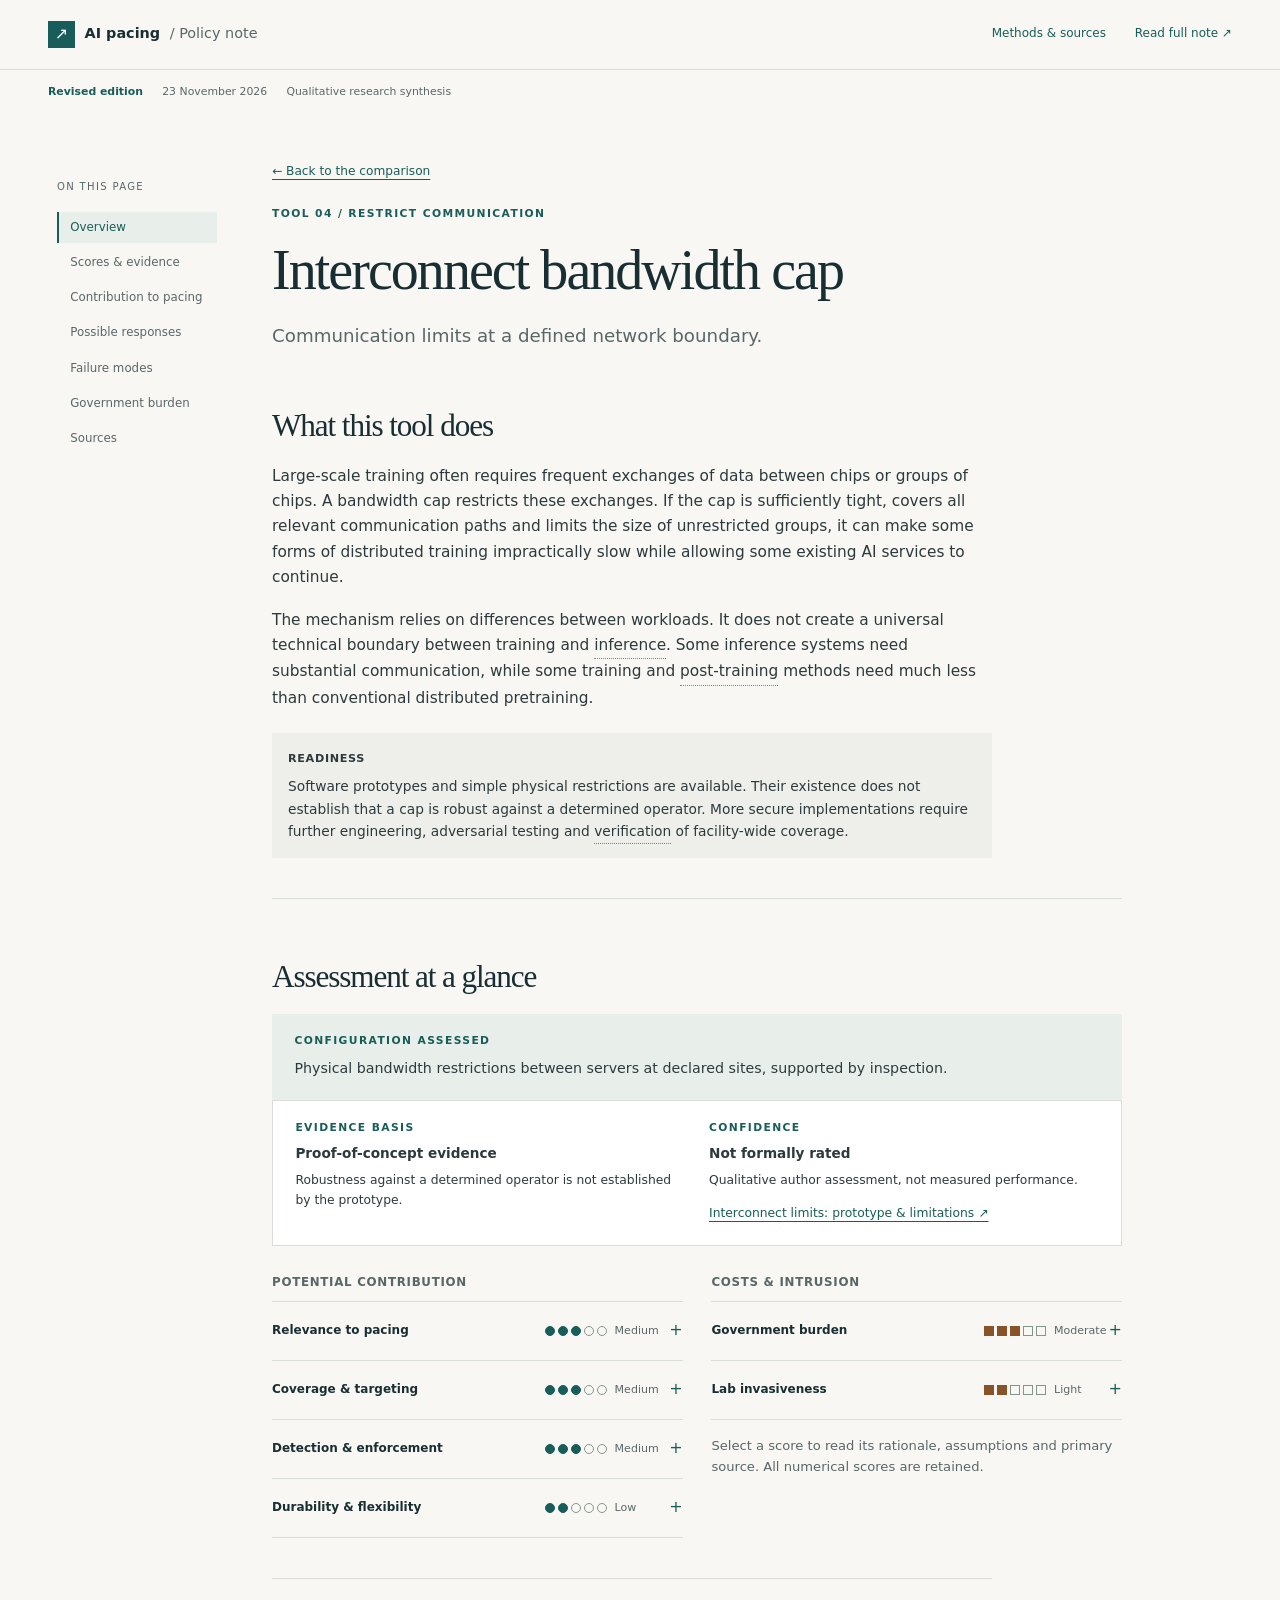
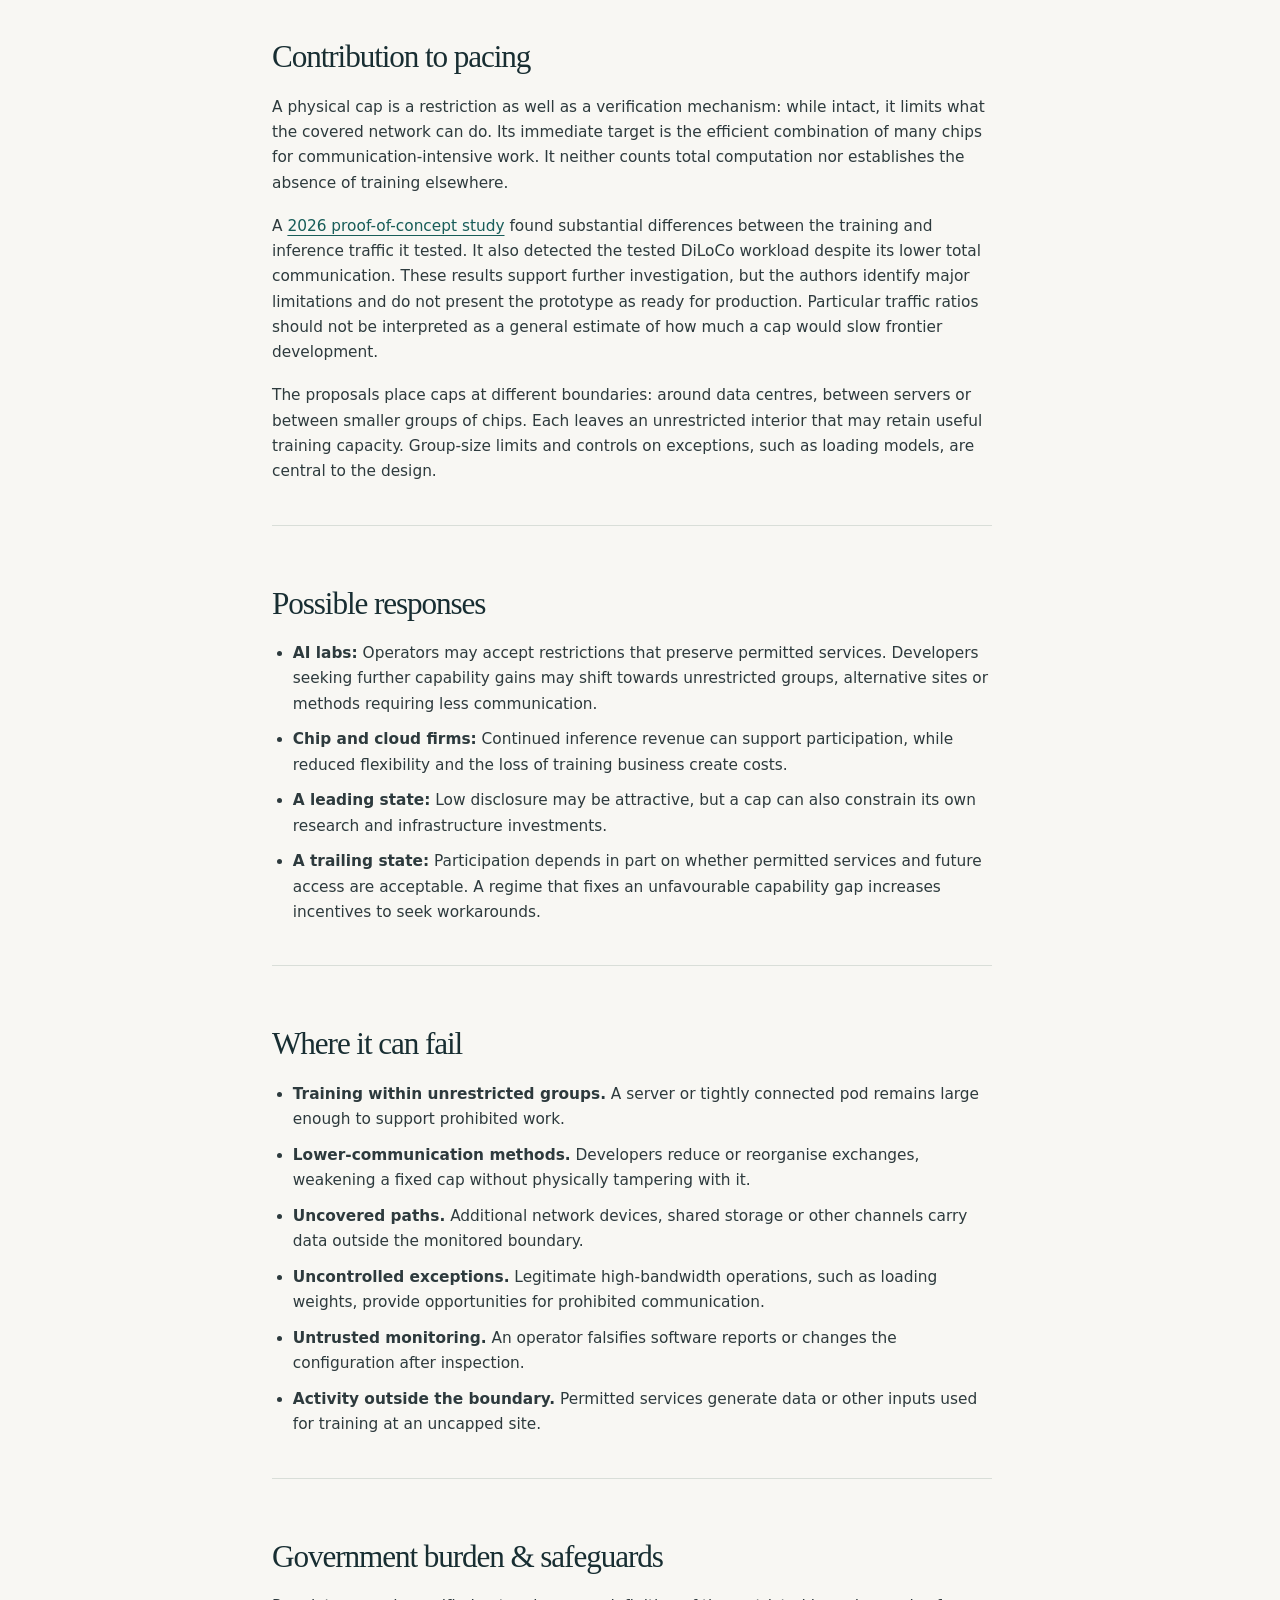
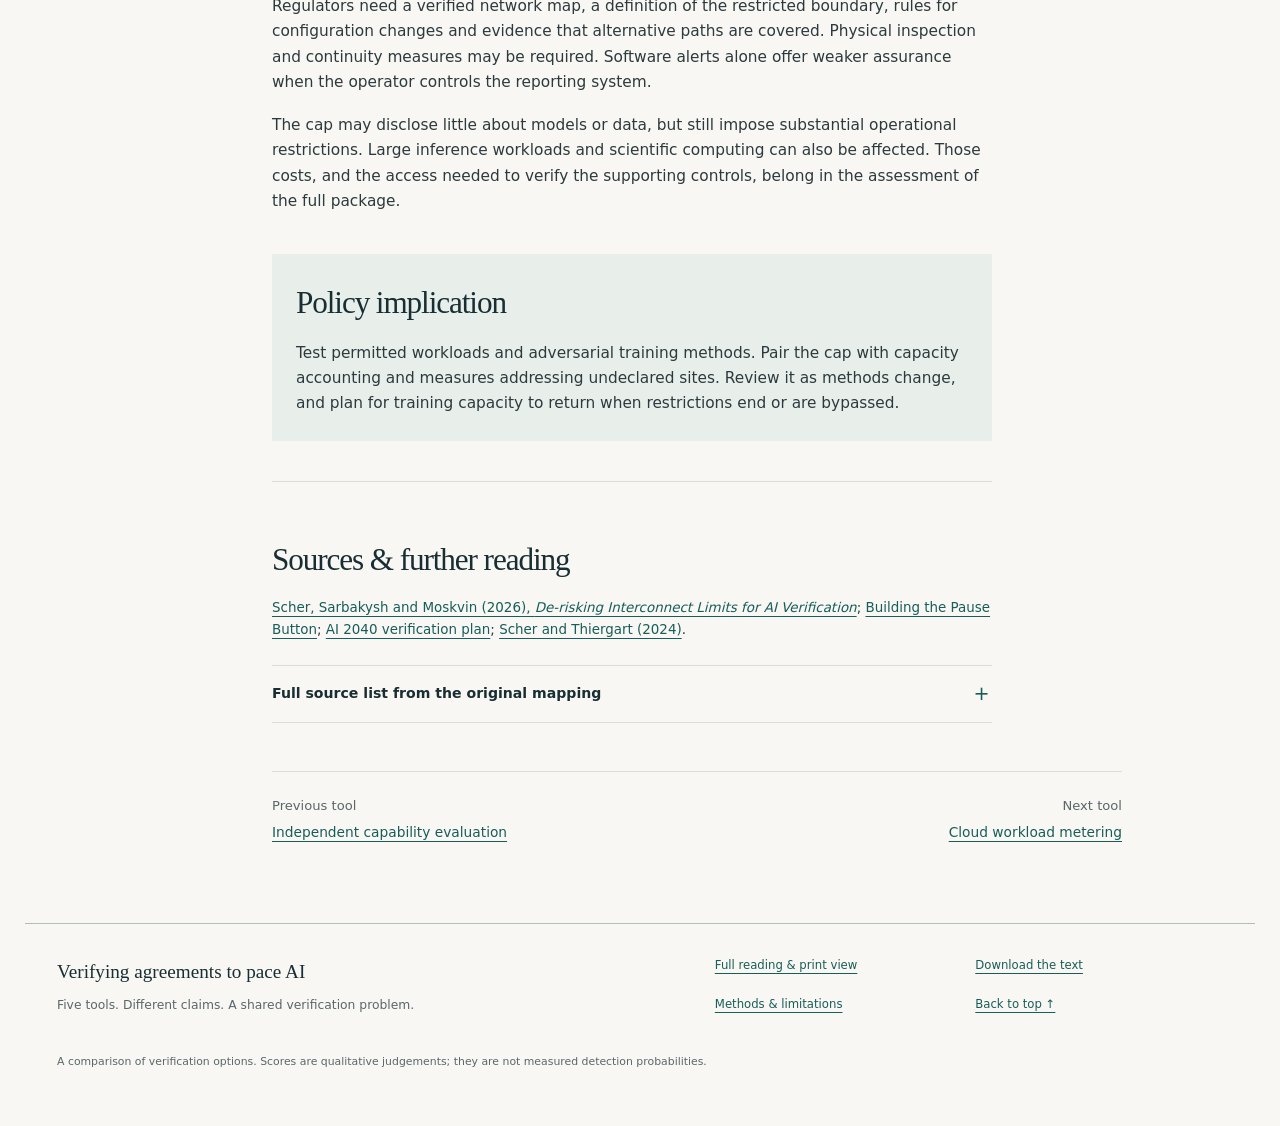
<file: Archive/2026-11-23 — pacing explorer, ChatGPT version that rewrote the content/tool-bandwidth.html>
<!doctype html>
<html lang="en"><head><meta charset="utf-8"><meta name="viewport" content="width=device-width, initial-scale=1"><meta name="referrer" content="no-referrer"><meta name="description" content="A policy note comparing five tools for verifying agreements to pace frontier AI."><title>Interconnect bandwidth cap · AI pacing policy note</title><link rel="stylesheet" href="css/style.css"><script src="js/package.js" defer></script><script src="data/site.js" defer></script><script src="js/app.js" defer></script></head>
<body data-page="tool"><a class="skip-link" href="#main">Skip to content</a>
<header class="site-header"><a class="wordmark" href="index.html"><span class="wordmark-symbol" aria-hidden="true">↗</span>AI pacing <span class="wordmark-kind">/ Policy note</span></a><div class="header-links"><a href="index.html#methods">Methods &amp; sources</a><a class="header-full" href="full-note.html">Read full note <span aria-hidden="true">↗</span></a></div></header>
<div class="publication-bar"><span>Revised edition</span><time datetime="2026-11-23">23 November 2026</time><span>Qualitative research synthesis</span></div>
<div class="page-layout"><aside class="contents"><nav aria-label="On this page"><span class="nav-label">On this page</span><a href="#overview">Overview</a><a href="#assessment">Scores &amp; evidence</a><a href="#contribution">Contribution to pacing</a><a href="#responses">Possible responses</a><a href="#failure-modes">Failure modes</a><a href="#governance">Government burden</a><a href="#sources">Sources</a></nav></aside><main id="main" tabindex="-1"><header class="tool-hero"><a class="back-link" href="index.html#comparison">← Back to the comparison</a><p class="eyebrow">Tool 04 / Restrict communication</p><h1>Interconnect bandwidth cap</h1><p class="lead">Communication limits at a defined network boundary.</p></header><section class="prose" data-prose><h2 id="overview">What this tool does</h2><p>Large-scale training often requires frequent exchanges of data between chips or groups of chips. A bandwidth cap restricts these exchanges. If the cap is sufficiently tight, covers all relevant communication paths and limits the size of unrestricted groups, it can make some forms of distributed training impractically slow while allowing some existing AI services to continue.</p>
<p>The mechanism relies on differences between workloads. It does not create a universal technical boundary between training and inference. Some inference systems need substantial communication, while some training and post-training methods need much less than conventional distributed pretraining.</p><div class="readiness"><strong>Readiness</strong><p>Software prototypes and simple physical restrictions are available. Their existence does not establish that a cap is robust against a determined operator. More secure implementations require further engineering, adversarial testing and verification of facility-wide coverage.</p></div></section><section class="assessment" aria-labelledby="assessment"><h2 id="assessment">Assessment at a glance</h2><div class="configuration"><span class="eyebrow">Configuration assessed</span><p>Physical bandwidth restrictions between servers at declared sites, supported by inspection.</p></div><div class="evidence-panel"><div><span class="eyebrow">Evidence basis</span><strong>Proof-of-concept evidence</strong><p>Robustness against a determined operator is not established by the prototype.</p></div><div><span class="eyebrow">Confidence</span><strong>Not formally rated</strong><p>Qualitative author assessment, not measured performance.</p><a href="https://techgov.intelligence.org/blog/de-risking-interconnect-limits-for-ai-verification">Interconnect limits: prototype &amp; limitations ↗</a></div></div><div class="score-columns"><div><h3>Potential contribution</h3><details class="score-row"><summary><span class="score-label">Relevance to pacing</span><span class="score-visual benefit" aria-hidden="true"><i class="filled"></i><i class="filled"></i><i class="filled"></i><i class=""></i><i class=""></i></span><span class="score-word">Medium</span><span class="sr-only">, 3 out of 5. Read rationale</span></summary><div class="disclosure-body"><p>Impedes communication-intensive training at covered sites; within-pod and lower-communication methods remain possible.</p><p class="small muted">Original score retained; explanation edited for this edition. Formal confidence rating: not assigned.</p><a class="small" href="https://techgov.intelligence.org/blog/de-risking-interconnect-limits-for-ai-verification">Primary source: Interconnect limits: prototype &amp; limitations ↗</a></div></details><details class="score-row"><summary><span class="score-label">Coverage & targeting</span><span class="score-visual benefit" aria-hidden="true"><i class="filled"></i><i class="filled"></i><i class="filled"></i><i class=""></i><i class=""></i></span><span class="score-word">Medium</span><span class="sr-only">, 3 out of 5. Read rationale</span></summary><div class="disclosure-body"><p>Applies at the installed boundary, with spillovers onto some permitted inference and scientific workloads.</p><p class="small muted">Original score retained; explanation edited for this edition. Formal confidence rating: not assigned.</p><a class="small" href="https://techgov.intelligence.org/blog/de-risking-interconnect-limits-for-ai-verification">Primary source: Interconnect limits: prototype &amp; limitations ↗</a></div></details><details class="score-row"><summary><span class="score-label">Detection & enforcement</span><span class="score-visual benefit" aria-hidden="true"><i class="filled"></i><i class="filled"></i><i class="filled"></i><i class=""></i><i class=""></i></span><span class="score-word">Medium</span><span class="sr-only">, 3 out of 5. Read rationale</span></summary><div class="disclosure-body"><p>Physical restrictions are inspectable, conditional on coverage of every relevant path and exception.</p><p class="small muted">Original score retained; explanation edited for this edition. Formal confidence rating: not assigned.</p><a class="small" href="https://techgov.intelligence.org/blog/de-risking-interconnect-limits-for-ai-verification">Primary source: Interconnect limits: prototype &amp; limitations ↗</a></div></details><details class="score-row"><summary><span class="score-label">Durability & flexibility</span><span class="score-visual benefit" aria-hidden="true"><i class="filled"></i><i class="filled"></i><i class=""></i><i class=""></i><i class=""></i></span><span class="score-word">Low</span><span class="sr-only">, 2 out of 5. Read rationale</span></summary><div class="disclosure-body"><p>Fixed caps can erode as methods change; removing them can restore training capacity quickly.</p><p class="small muted">Original score retained; explanation edited for this edition. Formal confidence rating: not assigned.</p><a class="small" href="https://techgov.intelligence.org/blog/de-risking-interconnect-limits-for-ai-verification">Primary source: Interconnect limits: prototype &amp; limitations ↗</a></div></details></div><div><h3>Costs &amp; intrusion</h3><details class="score-row"><summary><span class="score-label">Government burden</span><span class="score-visual cost" aria-hidden="true"><i class="filled"></i><i class="filled"></i><i class="filled"></i><i class=""></i><i class=""></i></span><span class="score-word">Moderate</span><span class="sr-only">, 3 out of 5. Read rationale</span></summary><div class="disclosure-body"><p>Requires topology audits, physical checks, change control and continuity measures.</p><p class="small muted">Original score retained; explanation edited for this edition. Formal confidence rating: not assigned.</p><a class="small" href="https://techgov.intelligence.org/blog/de-risking-interconnect-limits-for-ai-verification">Primary source: Interconnect limits: prototype &amp; limitations ↗</a></div></details><details class="score-row"><summary><span class="score-label">Lab invasiveness</span><span class="score-visual cost" aria-hidden="true"><i class="filled"></i><i class="filled"></i><i class=""></i><i class=""></i><i class=""></i></span><span class="score-word">Light</span><span class="sr-only">, 2 out of 5. Read rationale</span></summary><div class="disclosure-body"><p>Reveals relatively little model information but constrains network design and operational flexibility.</p><p class="small muted">Original score retained; explanation edited for this edition. Formal confidence rating: not assigned.</p><a class="small" href="https://techgov.intelligence.org/blog/de-risking-interconnect-limits-for-ai-verification">Primary source: Interconnect limits: prototype &amp; limitations ↗</a></div></details><p class="small muted">Select a score to read its rationale, assumptions and primary source. All numerical scores are retained.</p></div></div></section><section class="prose " data-prose><h2 id="contribution">Contribution to pacing</h2><p>A physical cap is a restriction as well as a verification mechanism: while intact, it limits what the covered network can do. Its immediate target is the efficient combination of many chips for communication-intensive work. It neither counts total computation nor establishes the absence of training elsewhere.</p>
<p>A <a href="https://techgov.intelligence.org/blog/de-risking-interconnect-limits-for-ai-verification" rel="noreferrer">2026 proof-of-concept study</a> found substantial differences between the training and inference traffic it tested. It also detected the tested DiLoCo workload despite its lower total communication. These results support further investigation, but the authors identify major limitations and do not present the prototype as ready for production. Particular traffic ratios should not be interpreted as a general estimate of how much a cap would slow frontier development.</p>
<p>The proposals place caps at different boundaries: around data centres, between servers or between smaller groups of chips. Each leaves an unrestricted interior that may retain useful training capacity. Group-size limits and controls on exceptions, such as loading models, are central to the design.</p></section><section class="prose " data-prose><h2 id="responses">Possible responses</h2><ul><li><strong>AI labs:</strong> Operators may accept restrictions that preserve permitted services. Developers seeking further capability gains may shift towards unrestricted groups, alternative sites or methods requiring less communication.</li><li><strong>Chip and cloud firms:</strong> Continued inference revenue can support participation, while reduced flexibility and the loss of training business create costs.</li><li><strong>A leading state:</strong> Low disclosure may be attractive, but a cap can also constrain its own research and infrastructure investments.</li><li><strong>A trailing state:</strong> Participation depends in part on whether permitted services and future access are acceptable. A regime that fixes an unfavourable capability gap increases incentives to seek workarounds.</li></ul></section><section class="prose " data-prose><h2 id="failure-modes">Where it can fail</h2><ul><li><strong>Training within unrestricted groups.</strong> A server or tightly connected pod remains large enough to support prohibited work.</li><li><strong>Lower-communication methods.</strong> Developers reduce or reorganise exchanges, weakening a fixed cap without physically tampering with it.</li><li><strong>Uncovered paths.</strong> Additional network devices, shared storage or other channels carry data outside the monitored boundary.</li><li><strong>Uncontrolled exceptions.</strong> Legitimate high-bandwidth operations, such as loading weights, provide opportunities for prohibited communication.</li><li><strong>Untrusted monitoring.</strong> An operator falsifies software reports or changes the configuration after inspection.</li><li><strong>Activity outside the boundary.</strong> Permitted services generate data or other inputs used for training at an uncapped site.</li></ul></section><section class="prose " data-prose><h2 id="governance">Government burden & safeguards</h2><p>Regulators need a verified network map, a definition of the restricted boundary, rules for configuration changes and evidence that alternative paths are covered. Physical inspection and continuity measures may be required. Software alerts alone offer weaker assurance when the operator controls the reporting system.</p>
<p>The cap may disclose little about models or data, but still impose substantial operational restrictions. Large inference workloads and scientific computing can also be affected. Those costs, and the access needed to verify the supporting controls, belong in the assessment of the full package.</p></section><section class="prose policy-callout" data-prose><h2 id="implication">Policy implication</h2><p>Test permitted workloads and adversarial training methods. Pair the cap with capacity accounting and measures addressing undeclared sites. Review it as methods change, and plan for training capacity to return when restrictions end or are bypassed.</p></section><section class="prose sources" id="sources"><h2>Sources &amp; further reading</h2><p><a href="https://techgov.intelligence.org/blog/de-risking-interconnect-limits-for-ai-verification" rel="noreferrer">Scher, Sarbakysh and Moskvin (2026), <em>De-risking Interconnect Limits for AI Verification</em></a>; <a href="https://arxiv.org/abs/2506.20530" rel="noreferrer">Building the Pause Button</a>; <a href="https://ai-2040.com/supplements/verification-plan" rel="noreferrer">AI 2040 verification plan</a>; <a href="https://intelligence.org/wp-content/uploads/2024/11/Mechanisms-to-Verify-International-Agreements-About-AI-Development-27-Nov-24.pdf" rel="noreferrer">Scher and Thiergart (2024)</a>.</p><details class="reading-details"><summary>Full source list from the original mapping</summary><div class="disclosure-body"><ul><li><strong>Agenda:</strong> Douglas et al. (2026), <a href="https://pacing.tech/" rel="noreferrer"><em>Pacing the Frontier: A Framework &amp; Research Agenda</em></a>.</li><li><strong>MIRI TGT:</strong> Scher, Sarbakysh &amp; Moskvin (30 July 2026), <a href="https://techgov.intelligence.org/blog/de-risking-interconnect-limits-for-ai-verification" rel="noreferrer"><em>De-risking Interconnect Limits for AI Verification</em></a>, MIRI Technical Governance Team blog (SPAR project).</li><li><strong>MIRI:</strong> Scher, Abecassis, Barnett &amp; Abeyta (2025, v3 May 2026), <a href="https://arxiv.org/abs/2511.10783" rel="noreferrer"><em>An International Agreement to Prevent the Premature Creation of Artificial Superintelligence</em></a>, arXiv:2511.10783.</li><li><strong>Amodei:</strong> Amodei (September 2026), <a href="https://darioamodei.com/post/we-must-pace-the-frontier" rel="noreferrer"><em>We Must Pace the Frontier</em></a>.</li><li><strong>AI 2040:</strong> Larsen et al. (AI Futures Project, 2026), <a href="https://www.ai-2040.com/" rel="noreferrer"><em>AI 2040: Plan A</em></a>; and Dean (2026), <a href="https://ai-2040.com/supplements/verification-plan" rel="noreferrer"><em>Verification plan</em></a>, supplement to <em>AI 2040: Plan A</em>.</li><li><strong>Pause Button:</strong> Al Ramiah et al. (2025), <a href="https://arxiv.org/abs/2506.20530" rel="noreferrer"><em>Toward a Global Regime for Compute Governance: Building the Pause Button</em></a>, arXiv:2506.20530.</li><li><strong>Hardwired:</strong> Working Group on AI Pause Feasibility (2026, v1.0.2), <a href="https://hardwired-pause.ai/" rel="noreferrer"><em>The Feasibility of a Hardwired Pause of Frontier AI Training</em></a>.</li><li><strong>S&amp;T:</strong> Scher &amp; Thiergart (2024), <a href="https://intelligence.org/wp-content/uploads/2024/11/Mechanisms-to-Verify-International-Agreements-About-AI-Development-27-Nov-24.pdf" rel="noreferrer"><em>Mechanisms to Verify International Agreements About AI Development</em></a>, MIRI.</li></ul></div></details></section><nav class="tool-pagination" aria-label="Other tools"><div><span class="small muted">Previous tool</span><a href="tool-evaluations.html">Independent capability evaluation</a></div><div><span class="small muted">Next tool</span><a href="tool-metering.html">Cloud workload metering</a></div></nav></main></div>
<footer class="site-footer"><div><strong>Verifying agreements to pace AI</strong><p>Five tools. Different claims. A shared verification problem.</p></div><nav aria-label="Further reading"><a href="full-note.html">Full reading &amp; print view</a><a href="content.md" download>Download the text</a><a href="index.html#methods">Methods &amp; limitations</a><a href="#main">Back to top ↑</a></nav><p class="footer-note">A comparison of verification options. Scores are qualitative judgements; they are not measured detection probabilities.</p></footer>
<div id="definition" class="definition" role="dialog" aria-modal="false" aria-label="Glossary definition" hidden><button class="definition-close" type="button" aria-label="Close definition">×</button><strong></strong><p></p><a href="index.html#glossary">Open the glossary</a></div></body></html>
</file>
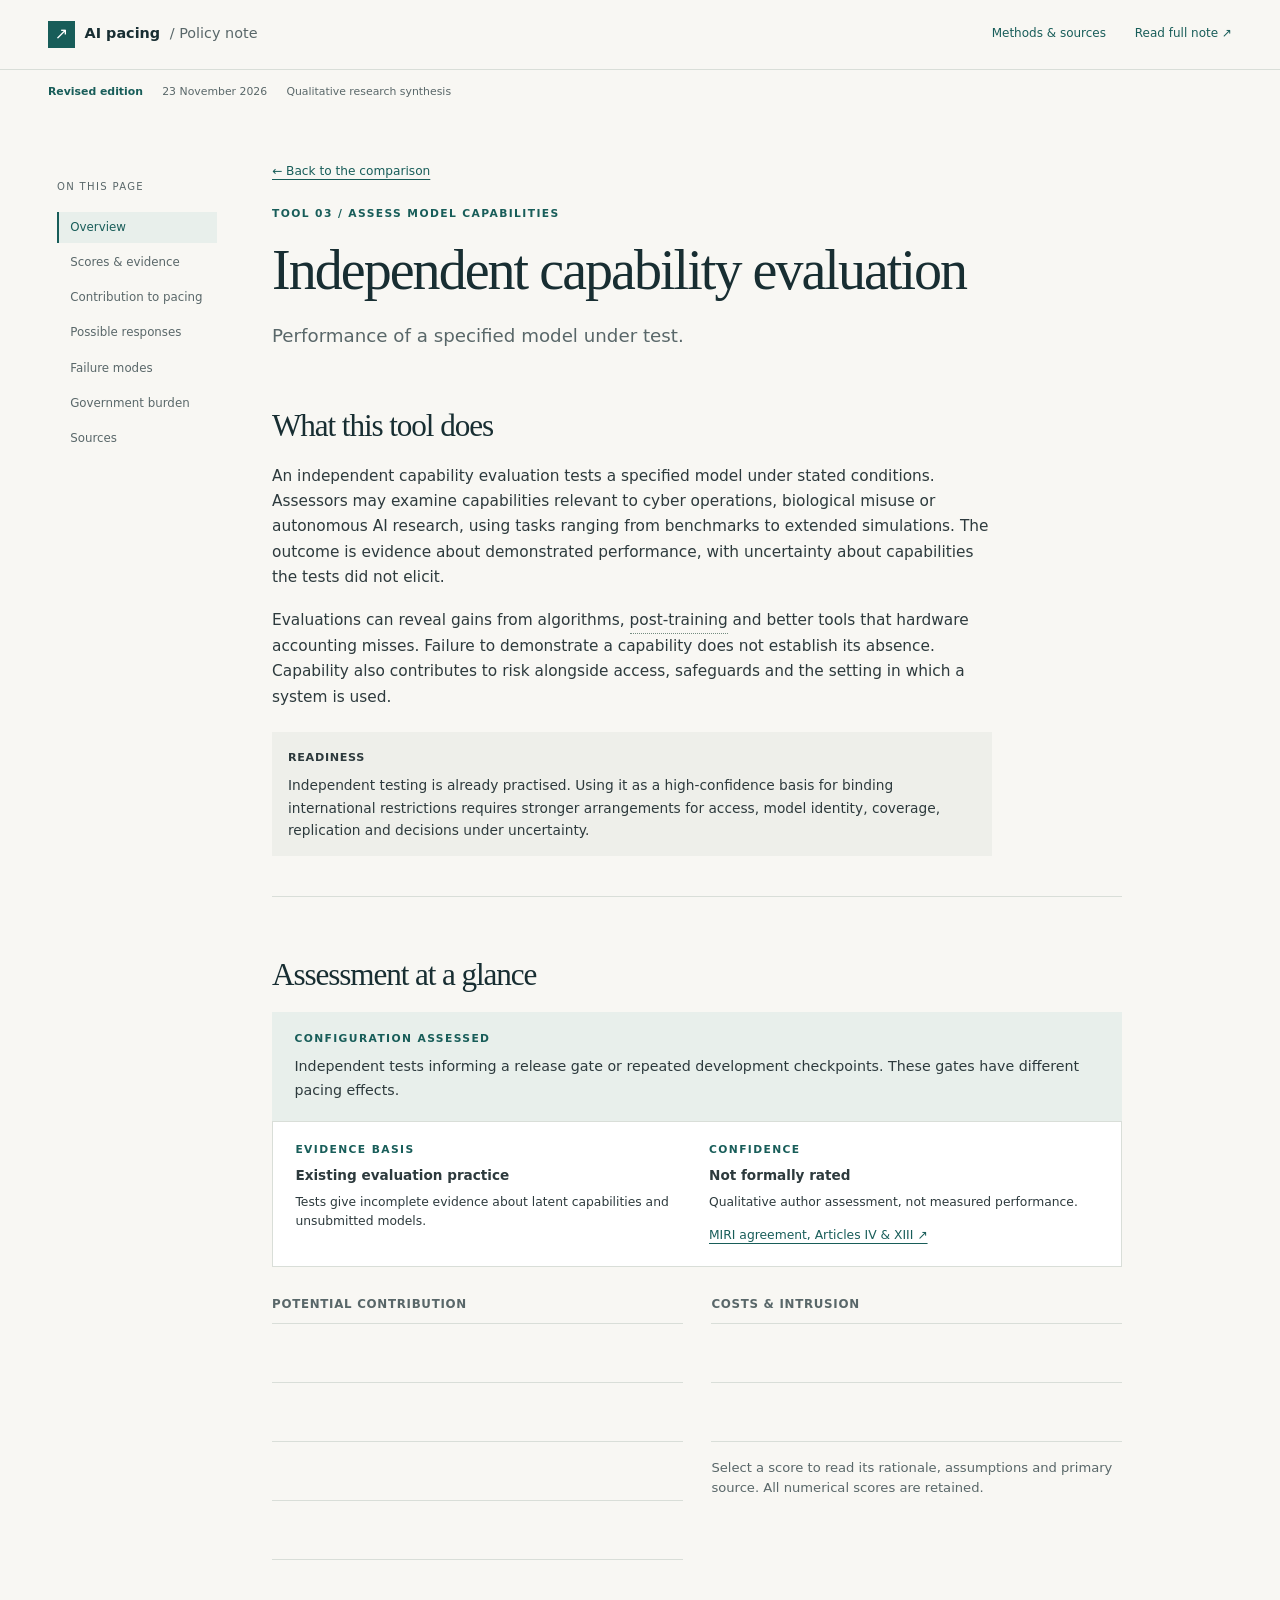
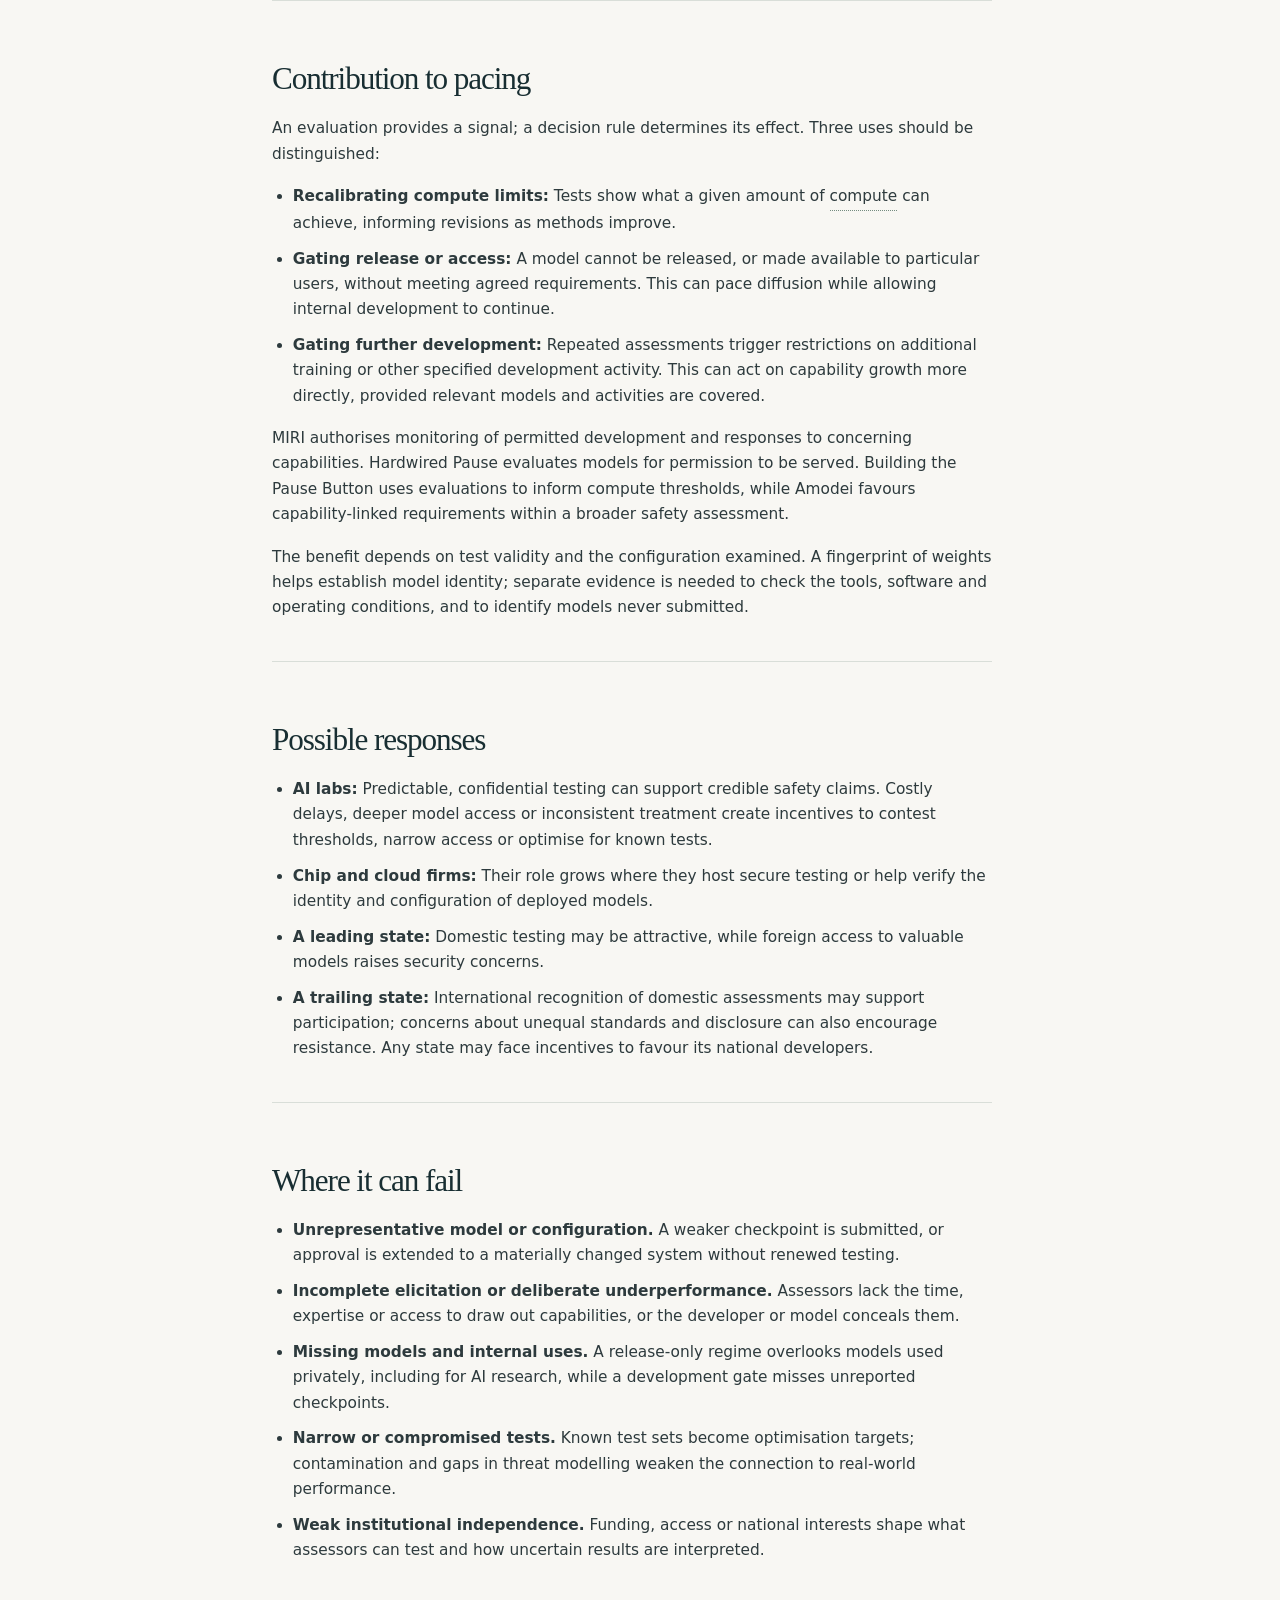
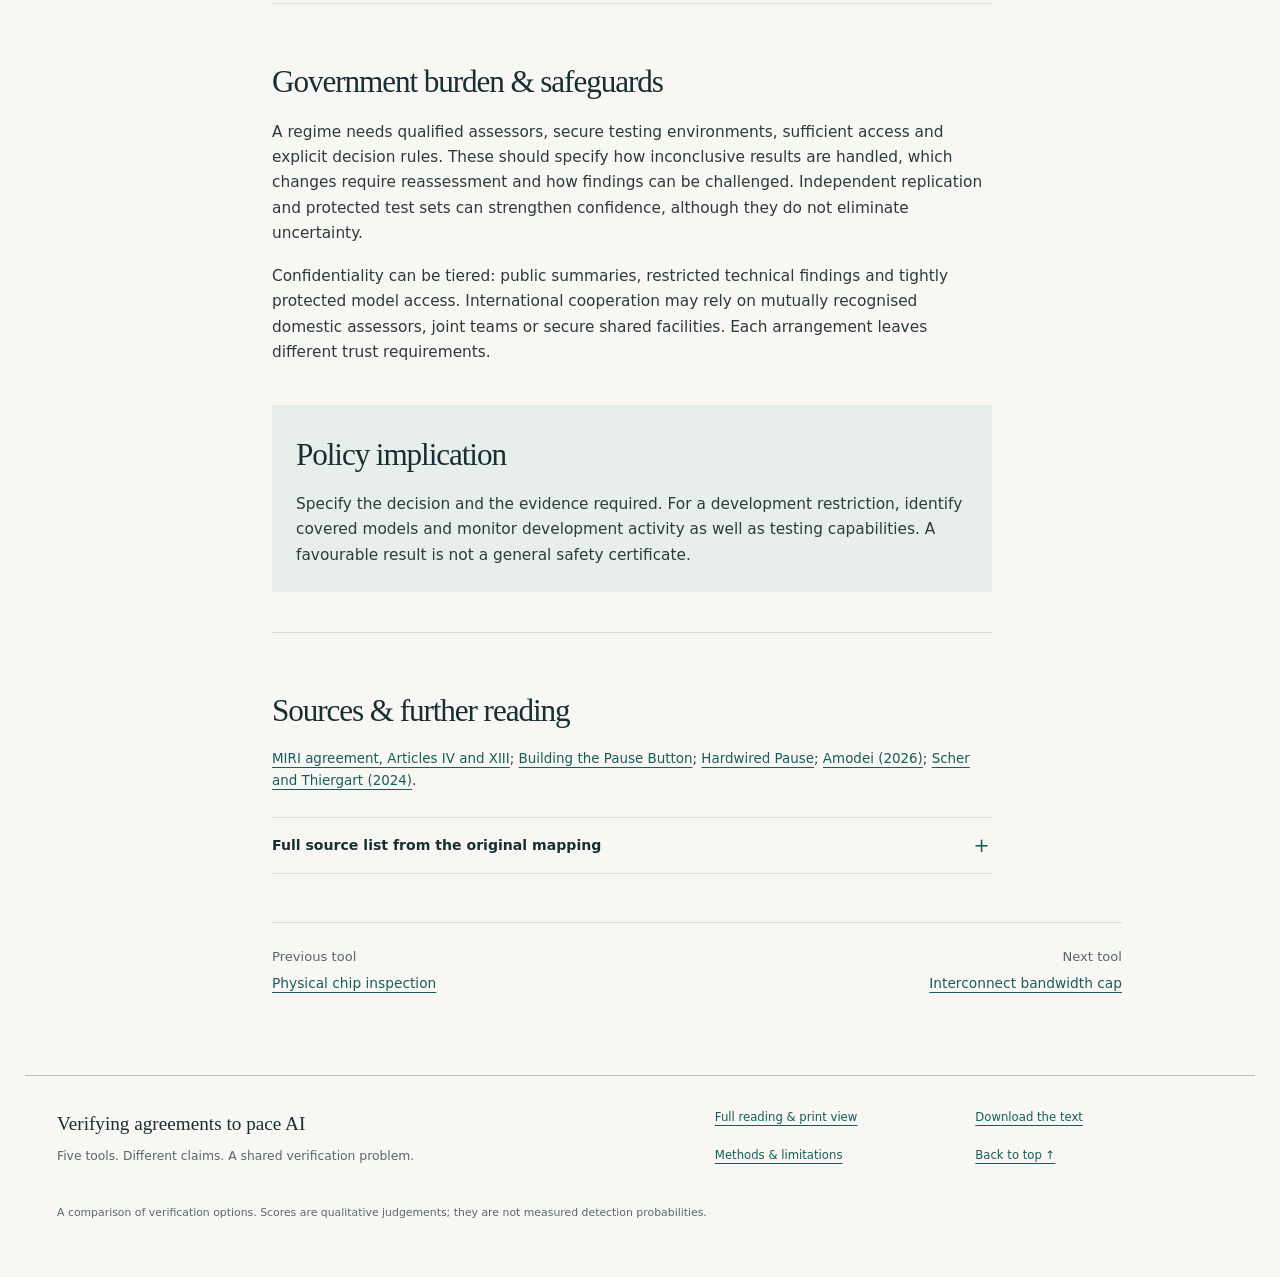
<file: Archive/2026-11-23 — pacing explorer, ChatGPT version that rewrote the content/tool-evaluations.html>
<!doctype html>
<html lang="en"><head><meta charset="utf-8"><meta name="viewport" content="width=device-width, initial-scale=1"><meta name="referrer" content="no-referrer"><meta name="description" content="A policy note comparing five tools for verifying agreements to pace frontier AI."><title>Independent capability evaluation · AI pacing policy note</title><link rel="stylesheet" href="css/style.css"><script src="js/package.js" defer></script><script src="data/site.js" defer></script><script src="js/app.js" defer></script></head>
<body data-page="tool"><a class="skip-link" href="#main">Skip to content</a>
<header class="site-header"><a class="wordmark" href="index.html"><span class="wordmark-symbol" aria-hidden="true">↗</span>AI pacing <span class="wordmark-kind">/ Policy note</span></a><div class="header-links"><a href="index.html#methods">Methods &amp; sources</a><a class="header-full" href="full-note.html">Read full note <span aria-hidden="true">↗</span></a></div></header>
<div class="publication-bar"><span>Revised edition</span><time datetime="2026-11-23">23 November 2026</time><span>Qualitative research synthesis</span></div>
<div class="page-layout"><aside class="contents"><nav aria-label="On this page"><span class="nav-label">On this page</span><a href="#overview">Overview</a><a href="#assessment">Scores &amp; evidence</a><a href="#contribution">Contribution to pacing</a><a href="#responses">Possible responses</a><a href="#failure-modes">Failure modes</a><a href="#governance">Government burden</a><a href="#sources">Sources</a></nav></aside><main id="main" tabindex="-1"><header class="tool-hero"><a class="back-link" href="index.html#comparison">← Back to the comparison</a><p class="eyebrow">Tool 03 / Assess model capabilities</p><h1>Independent capability evaluation</h1><p class="lead">Performance of a specified model under test.</p></header><section class="prose" data-prose><h2 id="overview">What this tool does</h2><p>An independent capability evaluation tests a specified model under stated conditions. Assessors may examine capabilities relevant to cyber operations, biological misuse or autonomous AI research, using tasks ranging from benchmarks to extended simulations. The outcome is evidence about demonstrated performance, with uncertainty about capabilities the tests did not elicit.</p>
<p>Evaluations can reveal gains from algorithms, post-training and better tools that hardware accounting misses. Failure to demonstrate a capability does not establish its absence. Capability also contributes to risk alongside access, safeguards and the setting in which a system is used.</p><div class="readiness"><strong>Readiness</strong><p>Independent testing is already practised. Using it as a high-confidence basis for binding international restrictions requires stronger arrangements for access, model identity, coverage, replication and decisions under uncertainty.</p></div></section><section class="assessment" aria-labelledby="assessment"><h2 id="assessment">Assessment at a glance</h2><div class="configuration"><span class="eyebrow">Configuration assessed</span><p>Independent tests informing a release gate or repeated development checkpoints. These gates have different pacing effects.</p></div><div class="evidence-panel"><div><span class="eyebrow">Evidence basis</span><strong>Existing evaluation practice</strong><p>Tests give incomplete evidence about latent capabilities and unsubmitted models.</p></div><div><span class="eyebrow">Confidence</span><strong>Not formally rated</strong><p>Qualitative author assessment, not measured performance.</p><a href="https://arxiv.org/html/2511.10783v3">MIRI agreement, Articles IV &amp; XIII ↗</a></div></div><div class="score-columns"><div><h3>Potential contribution</h3><details class="score-row"><summary><span class="score-label">Relevance to pacing</span><span class="score-visual benefit" aria-hidden="true"><i class="filled"></i><i class="filled"></i><i class="filled"></i><i class="filled"></i><i class=""></i></span><span class="score-word">High</span><span class="sr-only">, 4 out of 5. Read rationale</span></summary><div class="disclosure-body"><p>Can reveal gains from several routes to capability, conditional on test validity and the decision gate applied.</p><p class="small muted">Original score retained; explanation edited for this edition. Formal confidence rating: not assigned.</p><a class="small" href="https://arxiv.org/html/2511.10783v3">Primary source: MIRI agreement, Articles IV &amp; XIII ↗</a></div></details><details class="score-row"><summary><span class="score-label">Coverage & targeting</span><span class="score-visual benefit" aria-hidden="true"><i class="filled"></i><i class="filled"></i><i class="filled"></i><i class=""></i><i class=""></i></span><span class="score-word">Medium</span><span class="sr-only">, 3 out of 5. Read rationale</span></summary><div class="disclosure-body"><p>Targets selected capabilities in submitted models; unreported versions and internal use may remain outside scope.</p><p class="small muted">Original score retained; explanation edited for this edition. Formal confidence rating: not assigned.</p><a class="small" href="https://arxiv.org/html/2511.10783v3">Primary source: MIRI agreement, Articles IV &amp; XIII ↗</a></div></details><details class="score-row"><summary><span class="score-label">Detection & enforcement</span><span class="score-visual benefit" aria-hidden="true"><i class="filled"></i><i class="filled"></i><i class=""></i><i class=""></i><i class=""></i></span><span class="score-word">Low</span><span class="sr-only">, 2 out of 5. Read rationale</span></summary><div class="disclosure-body"><p>Incomplete elicitation, model substitution and configuration changes limit assurance.</p><p class="small muted">Original score retained; explanation edited for this edition. Formal confidence rating: not assigned.</p><a class="small" href="https://arxiv.org/html/2511.10783v3">Primary source: MIRI agreement, Articles IV &amp; XIII ↗</a></div></details><details class="score-row"><summary><span class="score-label">Durability & flexibility</span><span class="score-visual benefit" aria-hidden="true"><i class="filled"></i><i class="filled"></i><i class="filled"></i><i class=""></i><i class=""></i></span><span class="score-word">Medium</span><span class="sr-only">, 3 out of 5. Read rationale</span></summary><div class="disclosure-body"><p>Tests can change, but validity, contamination and strategic underperformance require continual attention.</p><p class="small muted">Original score retained; explanation edited for this edition. Formal confidence rating: not assigned.</p><a class="small" href="https://arxiv.org/html/2511.10783v3">Primary source: MIRI agreement, Articles IV &amp; XIII ↗</a></div></details></div><div><h3>Costs &amp; intrusion</h3><details class="score-row"><summary><span class="score-label">Government burden</span><span class="score-visual cost" aria-hidden="true"><i class="filled"></i><i class="filled"></i><i class="filled"></i><i class=""></i><i class=""></i></span><span class="score-word">Moderate</span><span class="sr-only">, 3 out of 5. Read rationale</span></summary><div class="disclosure-body"><p>Requires scarce experts, secure facilities and explicit decision rules for uncertain results.</p><p class="small muted">Original score retained; explanation edited for this edition. Formal confidence rating: not assigned.</p><a class="small" href="https://arxiv.org/html/2511.10783v3">Primary source: MIRI agreement, Articles IV &amp; XIII ↗</a></div></details><details class="score-row"><summary><span class="score-label">Lab invasiveness</span><span class="score-visual cost" aria-hidden="true"><i class="filled"></i><i class="filled"></i><i class="filled"></i><i class="filled"></i><i class=""></i></span><span class="score-word">Heavy</span><span class="sr-only">, 4 out of 5. Read rationale</span></summary><div class="disclosure-body"><p>High-access testing can involve valuable model information, staff time and release or development delays.</p><p class="small muted">Original score retained; explanation edited for this edition. Formal confidence rating: not assigned.</p><a class="small" href="https://arxiv.org/html/2511.10783v3">Primary source: MIRI agreement, Articles IV &amp; XIII ↗</a></div></details><p class="small muted">Select a score to read its rationale, assumptions and primary source. All numerical scores are retained.</p></div></div></section><section class="prose " data-prose><h2 id="contribution">Contribution to pacing</h2><p>An evaluation provides a signal; a decision rule determines its effect. Three uses should be distinguished:</p>
<ul><li><strong>Recalibrating compute limits:</strong> Tests show what a given amount of compute can achieve, informing revisions as methods improve.</li><li><strong>Gating release or access:</strong> A model cannot be released, or made available to particular users, without meeting agreed requirements. This can pace diffusion while allowing internal development to continue.</li><li><strong>Gating further development:</strong> Repeated assessments trigger restrictions on additional training or other specified development activity. This can act on capability growth more directly, provided relevant models and activities are covered.</li></ul>
<p>MIRI authorises monitoring of permitted development and responses to concerning capabilities. Hardwired Pause evaluates models for permission to be served. Building the Pause Button uses evaluations to inform compute thresholds, while Amodei favours capability-linked requirements within a broader safety assessment.</p>
<p>The benefit depends on test validity and the configuration examined. A fingerprint of weights helps establish model identity; separate evidence is needed to check the tools, software and operating conditions, and to identify models never submitted.</p></section><section class="prose " data-prose><h2 id="responses">Possible responses</h2><ul><li><strong>AI labs:</strong> Predictable, confidential testing can support credible safety claims. Costly delays, deeper model access or inconsistent treatment create incentives to contest thresholds, narrow access or optimise for known tests.</li><li><strong>Chip and cloud firms:</strong> Their role grows where they host secure testing or help verify the identity and configuration of deployed models.</li><li><strong>A leading state:</strong> Domestic testing may be attractive, while foreign access to valuable models raises security concerns.</li><li><strong>A trailing state:</strong> International recognition of domestic assessments may support participation; concerns about unequal standards and disclosure can also encourage resistance. Any state may face incentives to favour its national developers.</li></ul></section><section class="prose " data-prose><h2 id="failure-modes">Where it can fail</h2><ul><li><strong>Unrepresentative model or configuration.</strong> A weaker checkpoint is submitted, or approval is extended to a materially changed system without renewed testing.</li><li><strong>Incomplete elicitation or deliberate underperformance.</strong> Assessors lack the time, expertise or access to draw out capabilities, or the developer or model conceals them.</li><li><strong>Missing models and internal uses.</strong> A release-only regime overlooks models used privately, including for AI research, while a development gate misses unreported checkpoints.</li><li><strong>Narrow or compromised tests.</strong> Known test sets become optimisation targets; contamination and gaps in threat modelling weaken the connection to real-world performance.</li><li><strong>Weak institutional independence.</strong> Funding, access or national interests shape what assessors can test and how uncertain results are interpreted.</li></ul></section><section class="prose " data-prose><h2 id="governance">Government burden & safeguards</h2><p>A regime needs qualified assessors, secure testing environments, sufficient access and explicit decision rules. These should specify how inconclusive results are handled, which changes require reassessment and how findings can be challenged. Independent replication and protected test sets can strengthen confidence, although they do not eliminate uncertainty.</p>
<p>Confidentiality can be tiered: public summaries, restricted technical findings and tightly protected model access. International cooperation may rely on mutually recognised domestic assessors, joint teams or secure shared facilities. Each arrangement leaves different trust requirements.</p></section><section class="prose policy-callout" data-prose><h2 id="implication">Policy implication</h2><p>Specify the decision and the evidence required. For a development restriction, identify covered models and monitor development activity as well as testing capabilities. A favourable result is not a general safety certificate.</p></section><section class="prose sources" id="sources"><h2>Sources &amp; further reading</h2><p><a href="https://arxiv.org/html/2511.10783v3" rel="noreferrer">MIRI agreement, Articles IV and XIII</a>; <a href="https://arxiv.org/abs/2506.20530" rel="noreferrer">Building the Pause Button</a>; <a href="https://hardwired-pause.ai/" rel="noreferrer">Hardwired Pause</a>; <a href="https://darioamodei.com/post/we-must-pace-the-frontier" rel="noreferrer">Amodei (2026)</a>; <a href="https://intelligence.org/wp-content/uploads/2024/11/Mechanisms-to-Verify-International-Agreements-About-AI-Development-27-Nov-24.pdf" rel="noreferrer">Scher and Thiergart (2024)</a>.</p><details class="reading-details"><summary>Full source list from the original mapping</summary><div class="disclosure-body"><ul><li><strong>Agenda:</strong> Douglas et al. (2026), <a href="https://pacing.tech/" rel="noreferrer"><em>Pacing the Frontier: A Framework &amp; Research Agenda</em></a>.</li><li><strong>CAST:</strong> Scholefield, Martin &amp; Barten (2025), <a href="https://arxiv.org/abs/2503.18956" rel="noreferrer"><em>International Agreements on AI Safety: Review and Recommendations for a Conditional AI Safety Treaty</em></a>, arXiv:2503.18956.</li><li><strong>Taking Control:</strong> Miotti (2023, rev. 2025), <a href="https://arxiv.org/abs/2310.20563" rel="noreferrer"><em>Taking control: Policies to address extinction risks from advanced AI</em></a>, arXiv:2310.20563.</li><li><strong>MIRI:</strong> Scher, Abecassis, Barnett &amp; Abeyta (2025, v3 May 2026), <a href="https://arxiv.org/abs/2511.10783" rel="noreferrer"><em>An International Agreement to Prevent the Premature Creation of Artificial Superintelligence</em></a>, arXiv:2511.10783.</li><li><strong>Amodei:</strong> Amodei (September 2026), <a href="https://darioamodei.com/post/we-must-pace-the-frontier" rel="noreferrer"><em>We Must Pace the Frontier</em></a>.</li><li><strong>AI 2040:</strong> Larsen et al. (AI Futures Project, 2026), <a href="https://www.ai-2040.com/" rel="noreferrer"><em>AI 2040: Plan A</em></a>; and Dean (2026), <a href="https://ai-2040.com/supplements/verification-plan" rel="noreferrer"><em>Verification plan</em></a>, supplement to <em>AI 2040: Plan A</em>.</li><li><strong>Pause Button:</strong> Al Ramiah et al. (2025), <a href="https://arxiv.org/abs/2506.20530" rel="noreferrer"><em>Toward a Global Regime for Compute Governance: Building the Pause Button</em></a>, arXiv:2506.20530.</li><li><strong>Hardwired:</strong> Working Group on AI Pause Feasibility (2026, v1.0.2), <a href="https://hardwired-pause.ai/" rel="noreferrer"><em>The Feasibility of a Hardwired Pause of Frontier AI Training</em></a>.</li><li><strong>S&amp;T:</strong> Scher &amp; Thiergart (2024), <a href="https://intelligence.org/wp-content/uploads/2024/11/Mechanisms-to-Verify-International-Agreements-About-AI-Development-27-Nov-24.pdf" rel="noreferrer"><em>Mechanisms to Verify International Agreements About AI Development</em></a>, MIRI.</li></ul></div></details></section><nav class="tool-pagination" aria-label="Other tools"><div><span class="small muted">Previous tool</span><a href="tool-inspections.html">Physical chip inspection</a></div><div><span class="small muted">Next tool</span><a href="tool-bandwidth.html">Interconnect bandwidth cap</a></div></nav></main></div>
<footer class="site-footer"><div><strong>Verifying agreements to pace AI</strong><p>Five tools. Different claims. A shared verification problem.</p></div><nav aria-label="Further reading"><a href="full-note.html">Full reading &amp; print view</a><a href="content.md" download>Download the text</a><a href="index.html#methods">Methods &amp; limitations</a><a href="#main">Back to top ↑</a></nav><p class="footer-note">A comparison of verification options. Scores are qualitative judgements; they are not measured detection probabilities.</p></footer>
<div id="definition" class="definition" role="dialog" aria-modal="false" aria-label="Glossary definition" hidden><button class="definition-close" type="button" aria-label="Close definition">×</button><strong></strong><p></p><a href="index.html#glossary">Open the glossary</a></div></body></html>
</file>
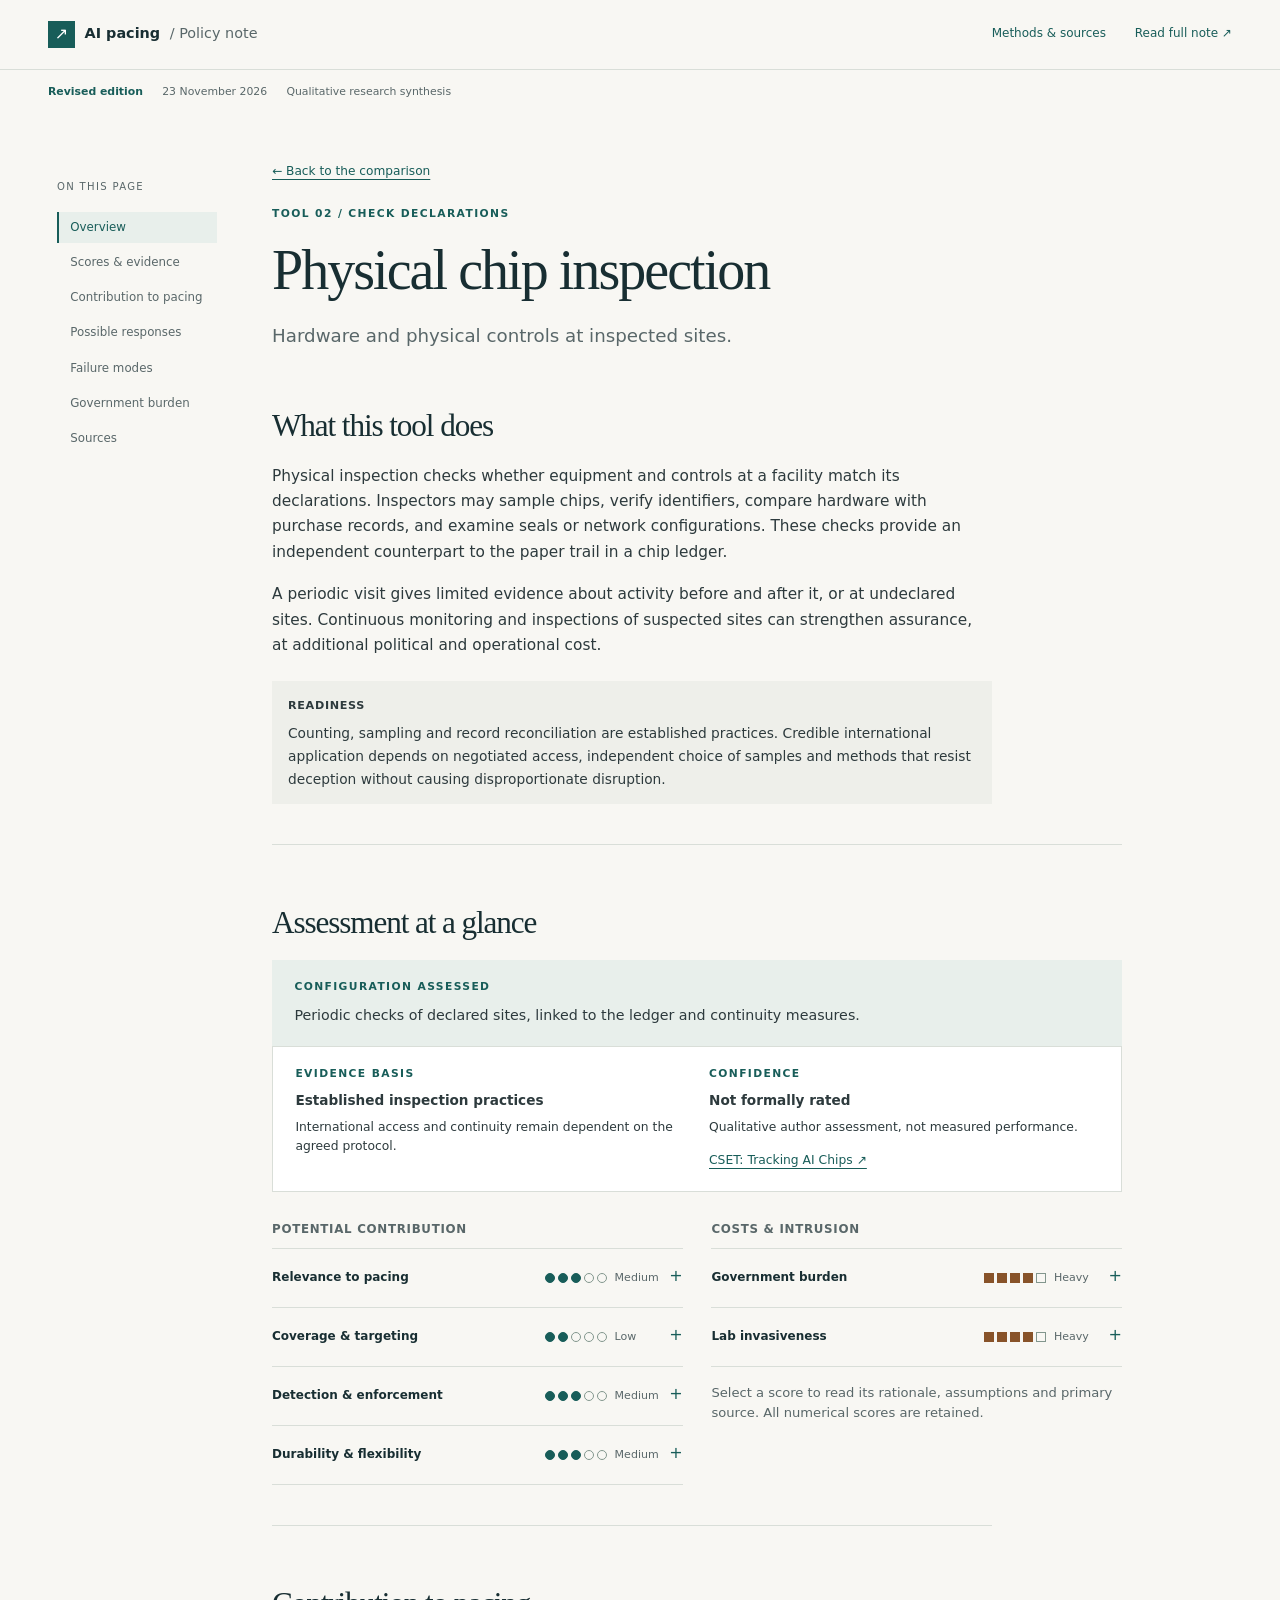
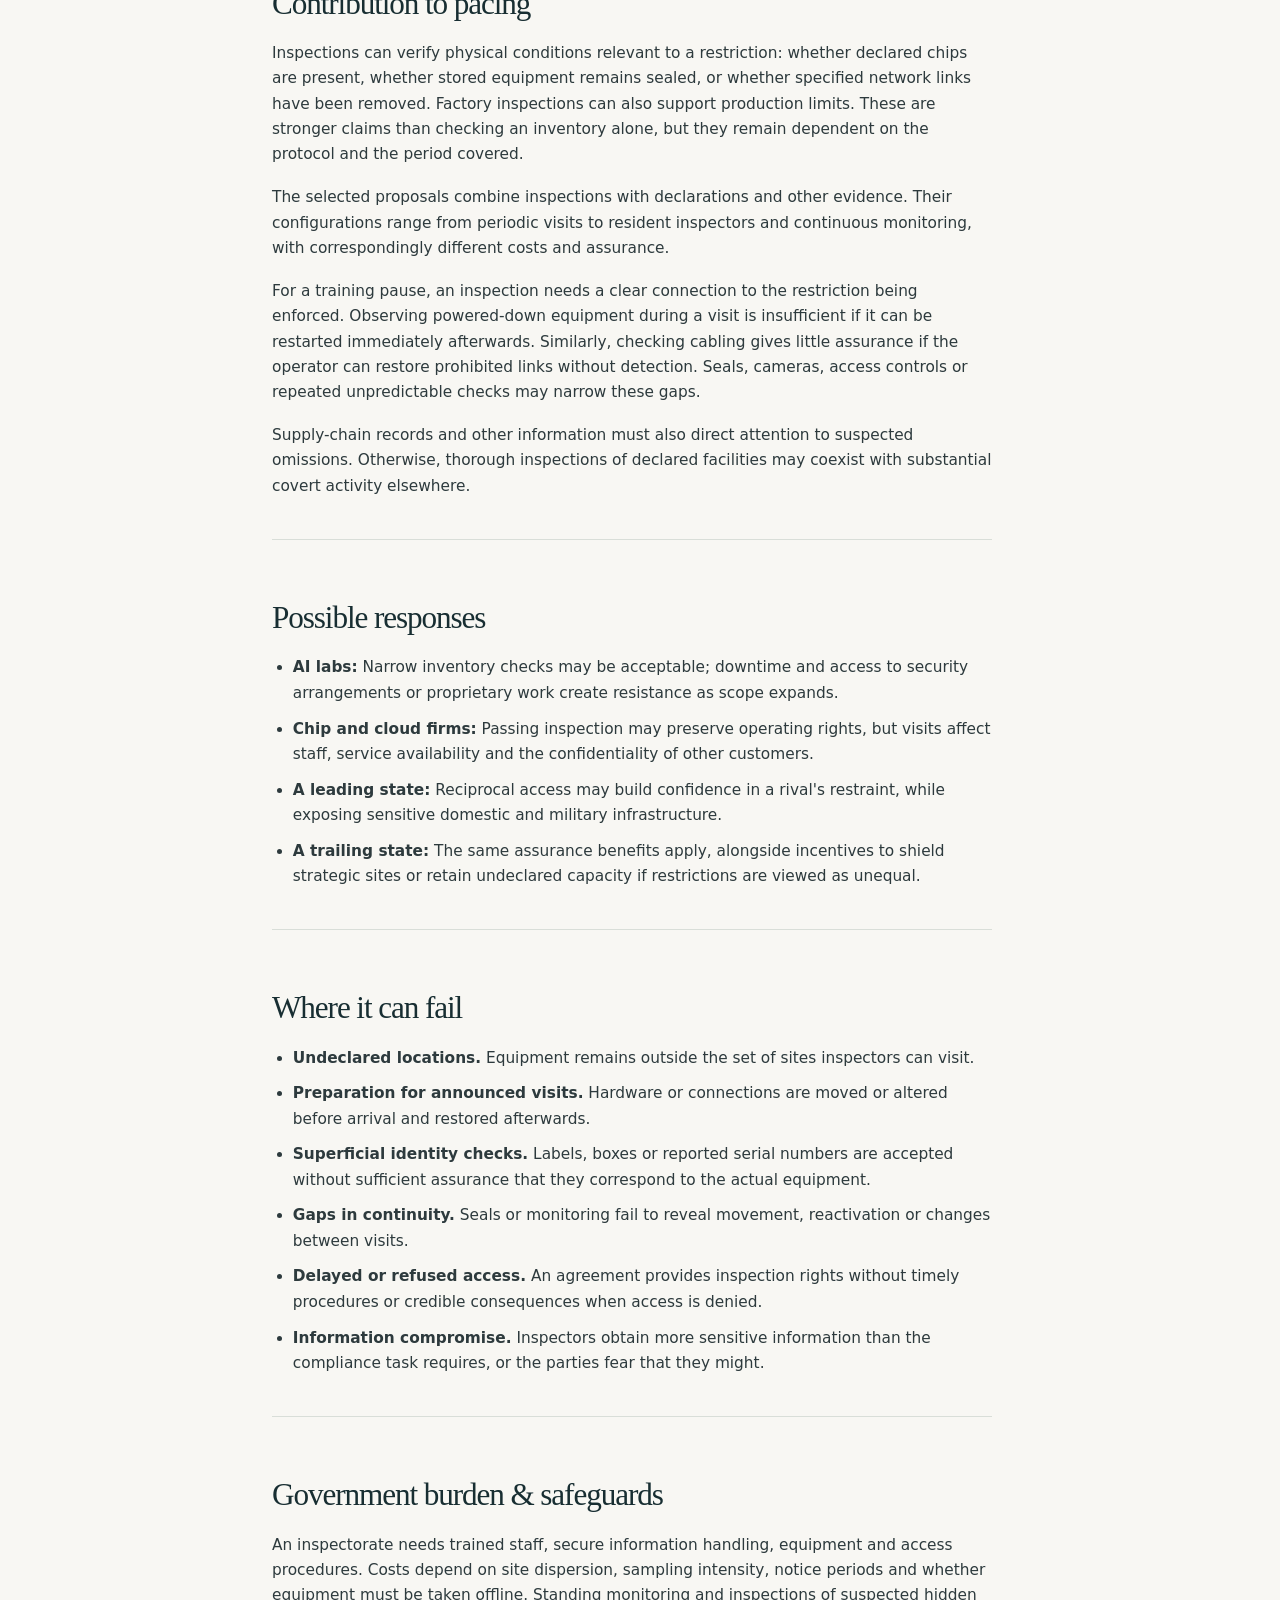
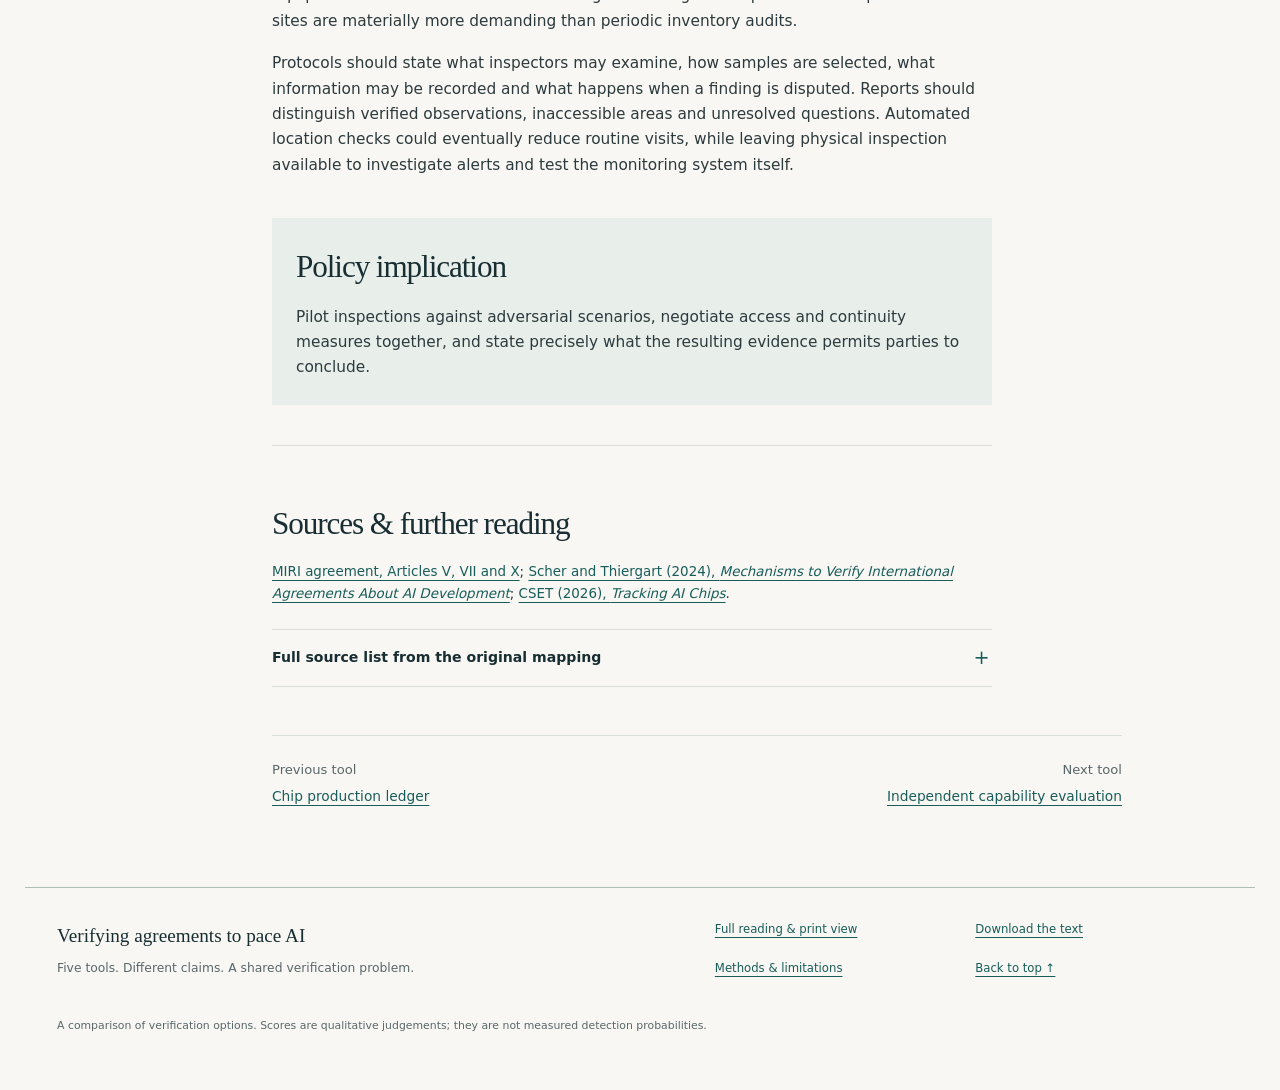
<file: Archive/2026-11-23 — pacing explorer, ChatGPT version that rewrote the content/tool-inspections.html>
<!doctype html>
<html lang="en"><head><meta charset="utf-8"><meta name="viewport" content="width=device-width, initial-scale=1"><meta name="referrer" content="no-referrer"><meta name="description" content="A policy note comparing five tools for verifying agreements to pace frontier AI."><title>Physical chip inspection · AI pacing policy note</title><link rel="stylesheet" href="css/style.css"><script src="js/package.js" defer></script><script src="data/site.js" defer></script><script src="js/app.js" defer></script></head>
<body data-page="tool"><a class="skip-link" href="#main">Skip to content</a>
<header class="site-header"><a class="wordmark" href="index.html"><span class="wordmark-symbol" aria-hidden="true">↗</span>AI pacing <span class="wordmark-kind">/ Policy note</span></a><div class="header-links"><a href="index.html#methods">Methods &amp; sources</a><a class="header-full" href="full-note.html">Read full note <span aria-hidden="true">↗</span></a></div></header>
<div class="publication-bar"><span>Revised edition</span><time datetime="2026-11-23">23 November 2026</time><span>Qualitative research synthesis</span></div>
<div class="page-layout"><aside class="contents"><nav aria-label="On this page"><span class="nav-label">On this page</span><a href="#overview">Overview</a><a href="#assessment">Scores &amp; evidence</a><a href="#contribution">Contribution to pacing</a><a href="#responses">Possible responses</a><a href="#failure-modes">Failure modes</a><a href="#governance">Government burden</a><a href="#sources">Sources</a></nav></aside><main id="main" tabindex="-1"><header class="tool-hero"><a class="back-link" href="index.html#comparison">← Back to the comparison</a><p class="eyebrow">Tool 02 / Check declarations</p><h1>Physical chip inspection</h1><p class="lead">Hardware and physical controls at inspected sites.</p></header><section class="prose" data-prose><h2 id="overview">What this tool does</h2><p>Physical inspection checks whether equipment and controls at a facility match its declarations. Inspectors may sample chips, verify identifiers, compare hardware with purchase records, and examine seals or network configurations. These checks provide an independent counterpart to the paper trail in a chip ledger.</p>
<p>A periodic visit gives limited evidence about activity before and after it, or at undeclared sites. Continuous monitoring and inspections of suspected sites can strengthen assurance, at additional political and operational cost.</p><div class="readiness"><strong>Readiness</strong><p>Counting, sampling and record reconciliation are established practices. Credible international application depends on negotiated access, independent choice of samples and methods that resist deception without causing disproportionate disruption.</p></div></section><section class="assessment" aria-labelledby="assessment"><h2 id="assessment">Assessment at a glance</h2><div class="configuration"><span class="eyebrow">Configuration assessed</span><p>Periodic checks of declared sites, linked to the ledger and continuity measures.</p></div><div class="evidence-panel"><div><span class="eyebrow">Evidence basis</span><strong>Established inspection practices</strong><p>International access and continuity remain dependent on the agreed protocol.</p></div><div><span class="eyebrow">Confidence</span><strong>Not formally rated</strong><p>Qualitative author assessment, not measured performance.</p><a href="https://cset.georgetown.edu/publication/tracking-ai-chips/">CSET: Tracking AI Chips ↗</a></div></div><div class="score-columns"><div><h3>Potential contribution</h3><details class="score-row"><summary><span class="score-label">Relevance to pacing</span><span class="score-visual benefit" aria-hidden="true"><i class="filled"></i><i class="filled"></i><i class="filled"></i><i class=""></i><i class=""></i></span><span class="score-word">Medium</span><span class="sr-only">, 3 out of 5. Read rationale</span></summary><div class="disclosure-body"><p>Can support rules on storage, shutdown, physical configuration or production; the protocol determines what is established.</p><p class="small muted">Original score retained; explanation edited for this edition. Formal confidence rating: not assigned.</p><a class="small" href="https://cset.georgetown.edu/publication/tracking-ai-chips/">Primary source: CSET: Tracking AI Chips ↗</a></div></details><details class="score-row"><summary><span class="score-label">Coverage & targeting</span><span class="score-visual benefit" aria-hidden="true"><i class="filled"></i><i class="filled"></i><i class=""></i><i class=""></i><i class=""></i></span><span class="score-word">Low</span><span class="sr-only">, 2 out of 5. Read rationale</span></summary><div class="disclosure-body"><p>Reaches declared or independently identified sites, with limited reach into undeclared capacity.</p><p class="small muted">Original score retained; explanation edited for this edition. Formal confidence rating: not assigned.</p><a class="small" href="https://cset.georgetown.edu/publication/tracking-ai-chips/">Primary source: CSET: Tracking AI Chips ↗</a></div></details><details class="score-row"><summary><span class="score-label">Detection & enforcement</span><span class="score-visual benefit" aria-hidden="true"><i class="filled"></i><i class="filled"></i><i class="filled"></i><i class=""></i><i class=""></i></span><span class="score-word">Medium</span><span class="sr-only">, 3 out of 5. Read rationale</span></summary><div class="disclosure-body"><p>Provides an independent snapshot; seals and other continuity measures are needed between visits.</p><p class="small muted">Original score retained; explanation edited for this edition. Formal confidence rating: not assigned.</p><a class="small" href="https://cset.georgetown.edu/publication/tracking-ai-chips/">Primary source: CSET: Tracking AI Chips ↗</a></div></details><details class="score-row"><summary><span class="score-label">Durability & flexibility</span><span class="score-visual benefit" aria-hidden="true"><i class="filled"></i><i class="filled"></i><i class="filled"></i><i class=""></i><i class=""></i></span><span class="score-word">Medium</span><span class="sr-only">, 3 out of 5. Read rationale</span></summary><div class="disclosure-body"><p>Methods can adapt, but continued assurance depends on political access and continuity.</p><p class="small muted">Original score retained; explanation edited for this edition. Formal confidence rating: not assigned.</p><a class="small" href="https://cset.georgetown.edu/publication/tracking-ai-chips/">Primary source: CSET: Tracking AI Chips ↗</a></div></details></div><div><h3>Costs &amp; intrusion</h3><details class="score-row"><summary><span class="score-label">Government burden</span><span class="score-visual cost" aria-hidden="true"><i class="filled"></i><i class="filled"></i><i class="filled"></i><i class="filled"></i><i class=""></i></span><span class="score-word">Heavy</span><span class="sr-only">, 4 out of 5. Read rationale</span></summary><div class="disclosure-body"><p>Requires trained inspectors, timely access, sampling protocols and dispute procedures.</p><p class="small muted">Original score retained; explanation edited for this edition. Formal confidence rating: not assigned.</p><a class="small" href="https://cset.georgetown.edu/publication/tracking-ai-chips/">Primary source: CSET: Tracking AI Chips ↗</a></div></details><details class="score-row"><summary><span class="score-label">Lab invasiveness</span><span class="score-visual cost" aria-hidden="true"><i class="filled"></i><i class="filled"></i><i class="filled"></i><i class="filled"></i><i class=""></i></span><span class="score-word">Heavy</span><span class="sr-only">, 4 out of 5. Read rationale</span></summary><div class="disclosure-body"><p>Visits may disrupt operations and expose layouts, security procedures and network configurations.</p><p class="small muted">Original score retained; explanation edited for this edition. Formal confidence rating: not assigned.</p><a class="small" href="https://cset.georgetown.edu/publication/tracking-ai-chips/">Primary source: CSET: Tracking AI Chips ↗</a></div></details><p class="small muted">Select a score to read its rationale, assumptions and primary source. All numerical scores are retained.</p></div></div></section><section class="prose " data-prose><h2 id="contribution">Contribution to pacing</h2><p>Inspections can verify physical conditions relevant to a restriction: whether declared chips are present, whether stored equipment remains sealed, or whether specified network links have been removed. Factory inspections can also support production limits. These are stronger claims than checking an inventory alone, but they remain dependent on the protocol and the period covered.</p>
<p>The selected proposals combine inspections with declarations and other evidence. Their configurations range from periodic visits to resident inspectors and continuous monitoring, with correspondingly different costs and assurance.</p>
<p>For a training pause, an inspection needs a clear connection to the restriction being enforced. Observing powered-down equipment during a visit is insufficient if it can be restarted immediately afterwards. Similarly, checking cabling gives little assurance if the operator can restore prohibited links without detection. Seals, cameras, access controls or repeated unpredictable checks may narrow these gaps.</p>
<p>Supply-chain records and other information must also direct attention to suspected omissions. Otherwise, thorough inspections of declared facilities may coexist with substantial covert activity elsewhere.</p></section><section class="prose " data-prose><h2 id="responses">Possible responses</h2><ul><li><strong>AI labs:</strong> Narrow inventory checks may be acceptable; downtime and access to security arrangements or proprietary work create resistance as scope expands.</li><li><strong>Chip and cloud firms:</strong> Passing inspection may preserve operating rights, but visits affect staff, service availability and the confidentiality of other customers.</li><li><strong>A leading state:</strong> Reciprocal access may build confidence in a rival&#x27;s restraint, while exposing sensitive domestic and military infrastructure.</li><li><strong>A trailing state:</strong> The same assurance benefits apply, alongside incentives to shield strategic sites or retain undeclared capacity if restrictions are viewed as unequal.</li></ul></section><section class="prose " data-prose><h2 id="failure-modes">Where it can fail</h2><ul><li><strong>Undeclared locations.</strong> Equipment remains outside the set of sites inspectors can visit.</li><li><strong>Preparation for announced visits.</strong> Hardware or connections are moved or altered before arrival and restored afterwards.</li><li><strong>Superficial identity checks.</strong> Labels, boxes or reported serial numbers are accepted without sufficient assurance that they correspond to the actual equipment.</li><li><strong>Gaps in continuity.</strong> Seals or monitoring fail to reveal movement, reactivation or changes between visits.</li><li><strong>Delayed or refused access.</strong> An agreement provides inspection rights without timely procedures or credible consequences when access is denied.</li><li><strong>Information compromise.</strong> Inspectors obtain more sensitive information than the compliance task requires, or the parties fear that they might.</li></ul></section><section class="prose " data-prose><h2 id="governance">Government burden & safeguards</h2><p>An inspectorate needs trained staff, secure information handling, equipment and access procedures. Costs depend on site dispersion, sampling intensity, notice periods and whether equipment must be taken offline. Standing monitoring and inspections of suspected hidden sites are materially more demanding than periodic inventory audits.</p>
<p>Protocols should state what inspectors may examine, how samples are selected, what information may be recorded and what happens when a finding is disputed. Reports should distinguish verified observations, inaccessible areas and unresolved questions. Automated location checks could eventually reduce routine visits, while leaving physical inspection available to investigate alerts and test the monitoring system itself.</p></section><section class="prose policy-callout" data-prose><h2 id="implication">Policy implication</h2><p>Pilot inspections against adversarial scenarios, negotiate access and continuity measures together, and state precisely what the resulting evidence permits parties to conclude.</p></section><section class="prose sources" id="sources"><h2>Sources &amp; further reading</h2><p><a href="https://arxiv.org/html/2511.10783v3" rel="noreferrer">MIRI agreement, Articles V, VII and X</a>; <a href="https://intelligence.org/wp-content/uploads/2024/11/Mechanisms-to-Verify-International-Agreements-About-AI-Development-27-Nov-24.pdf" rel="noreferrer">Scher and Thiergart (2024), <em>Mechanisms to Verify International Agreements About AI Development</em></a>; <a href="https://cset.georgetown.edu/publication/tracking-ai-chips/" rel="noreferrer">CSET (2026), <em>Tracking AI Chips</em></a>.</p><details class="reading-details"><summary>Full source list from the original mapping</summary><div class="disclosure-body"><ul><li><strong>Agenda:</strong> Douglas et al. (2026), <a href="https://pacing.tech/" rel="noreferrer"><em>Pacing the Frontier: A Framework &amp; Research Agenda</em></a>.</li><li><strong>S&amp;T:</strong> Scher &amp; Thiergart (2024), <a href="https://intelligence.org/wp-content/uploads/2024/11/Mechanisms-to-Verify-International-Agreements-About-AI-Development-27-Nov-24.pdf" rel="noreferrer"><em>Mechanisms to Verify International Agreements About AI Development</em></a>, MIRI.</li><li><strong>MIRI:</strong> Scher, Abecassis, Barnett &amp; Abeyta (2025, v3 May 2026), <a href="https://arxiv.org/abs/2511.10783" rel="noreferrer"><em>An International Agreement to Prevent the Premature Creation of Artificial Superintelligence</em></a>, arXiv:2511.10783.</li><li><strong>Amodei:</strong> Amodei (September 2026), <a href="https://darioamodei.com/post/we-must-pace-the-frontier" rel="noreferrer"><em>We Must Pace the Frontier</em></a>.</li><li><strong>AI 2040:</strong> Larsen et al. (AI Futures Project, 2026), <a href="https://www.ai-2040.com/" rel="noreferrer"><em>AI 2040: Plan A</em></a>.</li><li><strong>Verification Plan:</strong> Dean (2026), <a href="https://ai-2040.com/supplements/verification-plan" rel="noreferrer"><em>Verification plan</em></a>, supplement to <em>AI 2040: Plan A</em> (read up to its 2033 section).</li><li><strong>Pause Button:</strong> Al Ramiah et al. (2025), <a href="https://arxiv.org/abs/2506.20530" rel="noreferrer"><em>Toward a Global Regime for Compute Governance: Building the Pause Button</em></a>, arXiv:2506.20530.</li><li><strong>Hardwired:</strong> Working Group on AI Pause Feasibility (2026, v1.0.2), <a href="https://hardwired-pause.ai/" rel="noreferrer"><em>The Feasibility of a Hardwired Pause of Frontier AI Training</em></a>.</li><li><strong>Sastry:</strong> Sastry et al. (2024), <a href="https://arxiv.org/abs/2402.08797" rel="noreferrer"><em>Computing Power and the Governance of Artificial Intelligence</em></a>, arXiv:2402.08797.</li><li><strong>CNAS:</strong> Aarne, Fist &amp; Withers (2024), <a href="https://s3.us-east-1.amazonaws.com/files.cnas.org/documents/CNAS-Report-Tech-Secure-Chips-Jan-24-finalb.pdf" rel="noreferrer"><em>Secure, Governable Chips</em></a>, CNAS.</li><li><strong>CSET:</strong> Feldgoise, Miller &amp; Dohmen (2026), <a href="https://cset.georgetown.edu/publication/tracking-ai-chips/" rel="noreferrer"><em>Tracking AI Chips: Assessing Location Verification as an Export Control Enforcement Tool</em></a>, CSET; cost figures from the companion article <a href="https://cset.georgetown.edu/article/tracking-ai-chips-what-does-it-cost/" rel="noreferrer"><em>Tracking AI Chips: What Does It Cost?</em></a>.</li></ul></div></details></section><nav class="tool-pagination" aria-label="Other tools"><div><span class="small muted">Previous tool</span><a href="tool-ledger.html">Chip production ledger</a></div><div><span class="small muted">Next tool</span><a href="tool-evaluations.html">Independent capability evaluation</a></div></nav></main></div>
<footer class="site-footer"><div><strong>Verifying agreements to pace AI</strong><p>Five tools. Different claims. A shared verification problem.</p></div><nav aria-label="Further reading"><a href="full-note.html">Full reading &amp; print view</a><a href="content.md" download>Download the text</a><a href="index.html#methods">Methods &amp; limitations</a><a href="#main">Back to top ↑</a></nav><p class="footer-note">A comparison of verification options. Scores are qualitative judgements; they are not measured detection probabilities.</p></footer>
<div id="definition" class="definition" role="dialog" aria-modal="false" aria-label="Glossary definition" hidden><button class="definition-close" type="button" aria-label="Close definition">×</button><strong></strong><p></p><a href="index.html#glossary">Open the glossary</a></div></body></html>
</file>
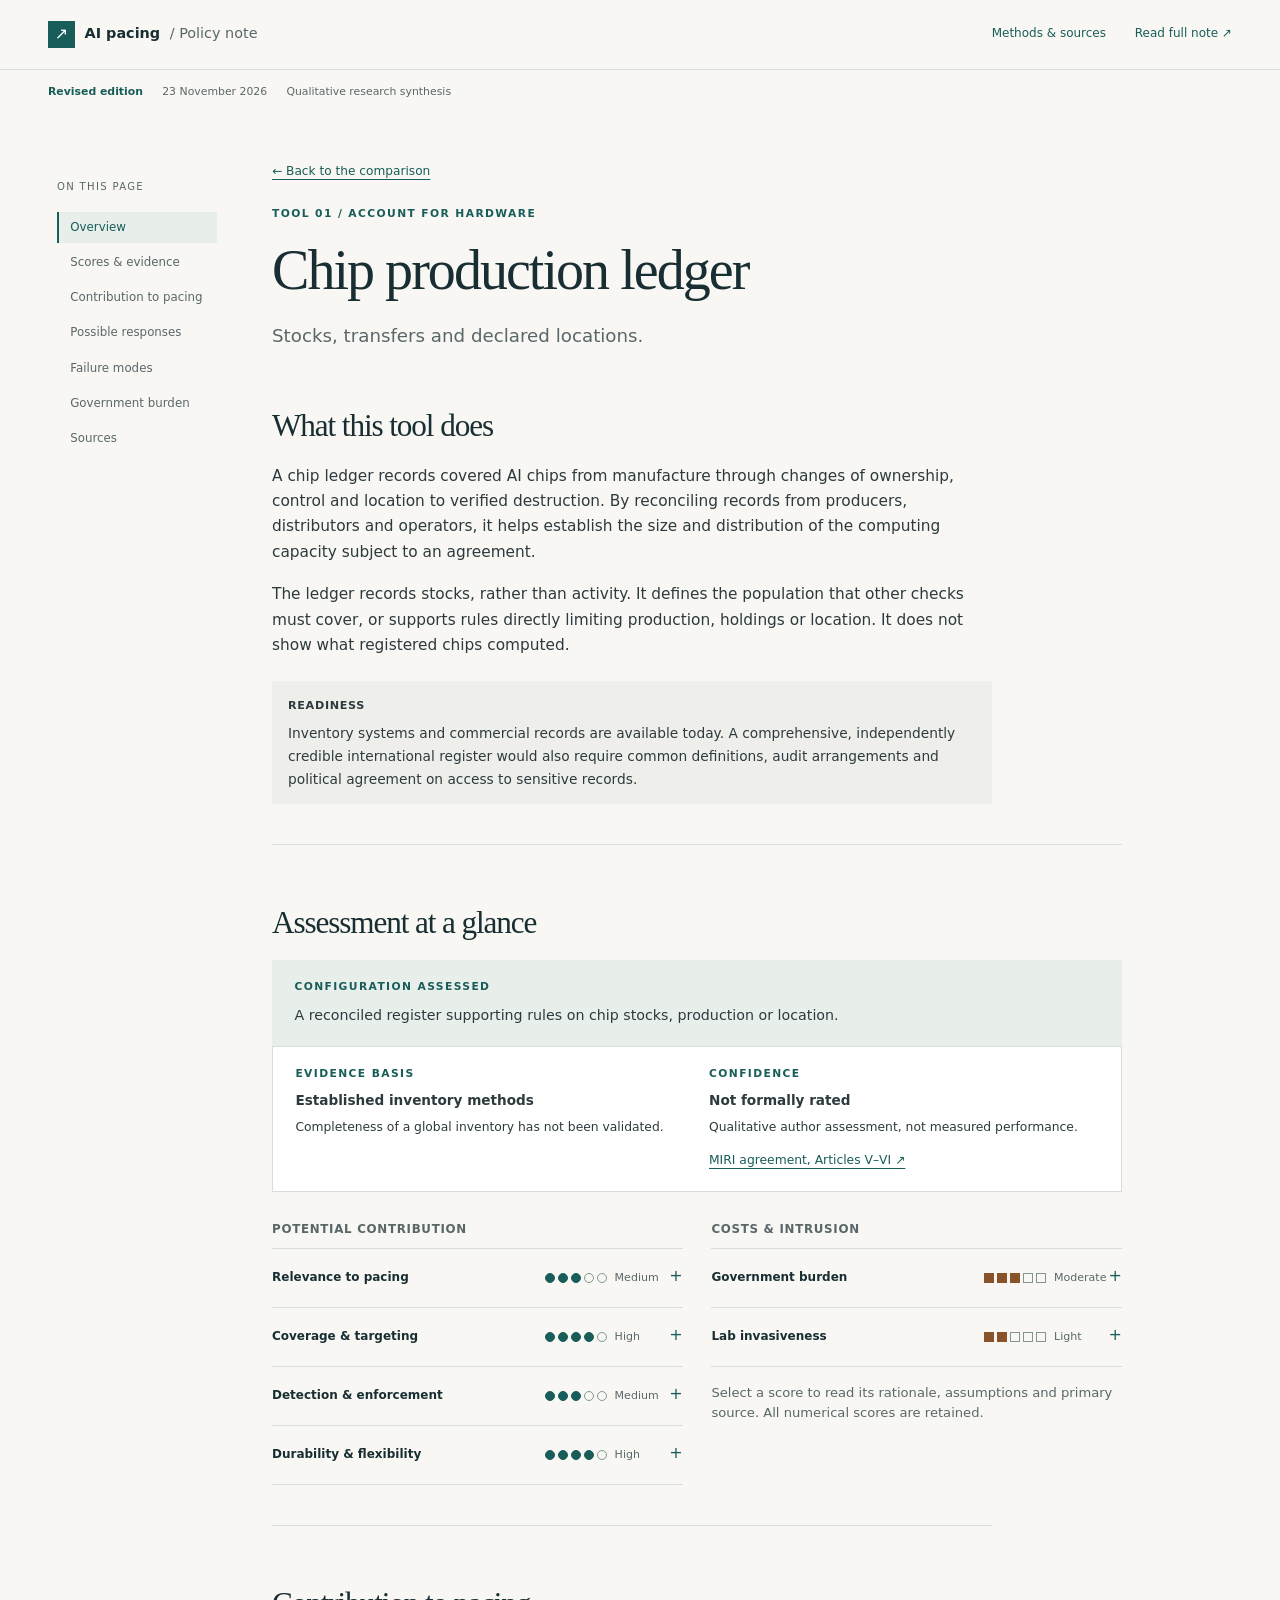
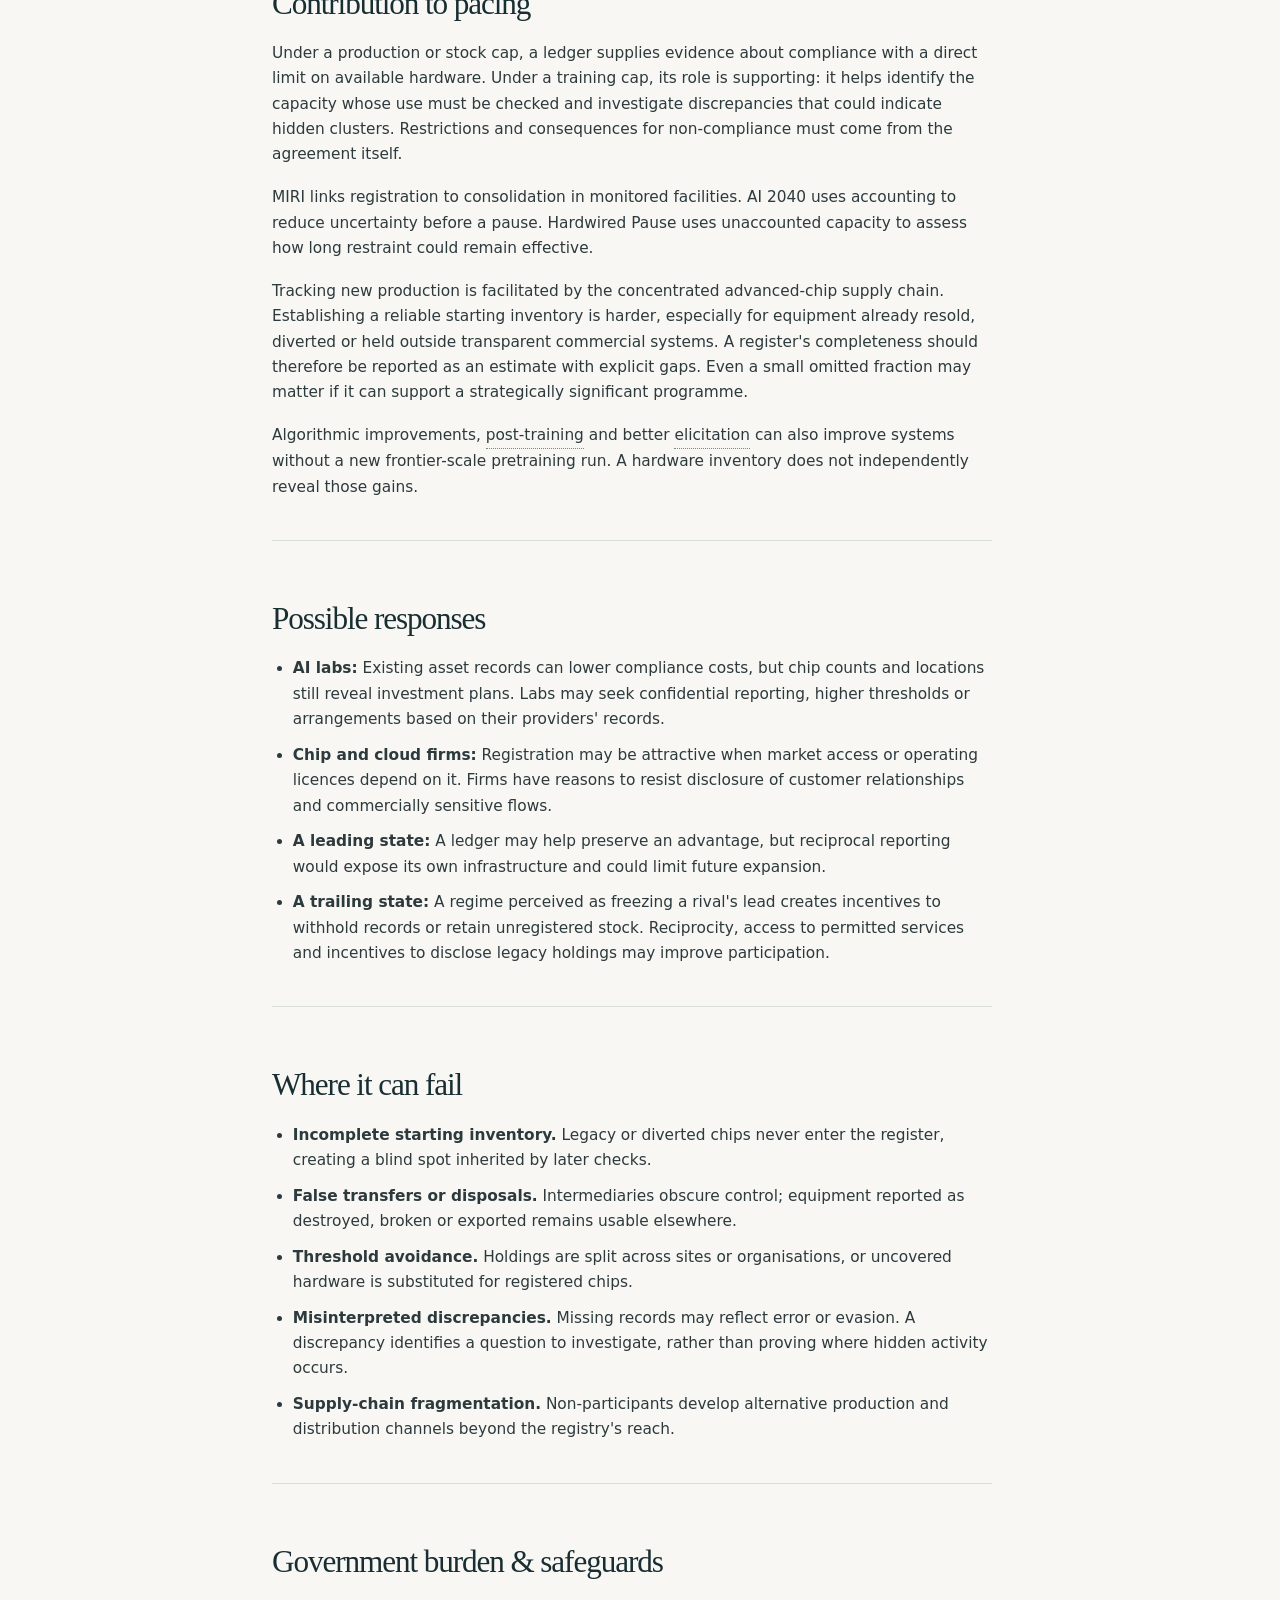
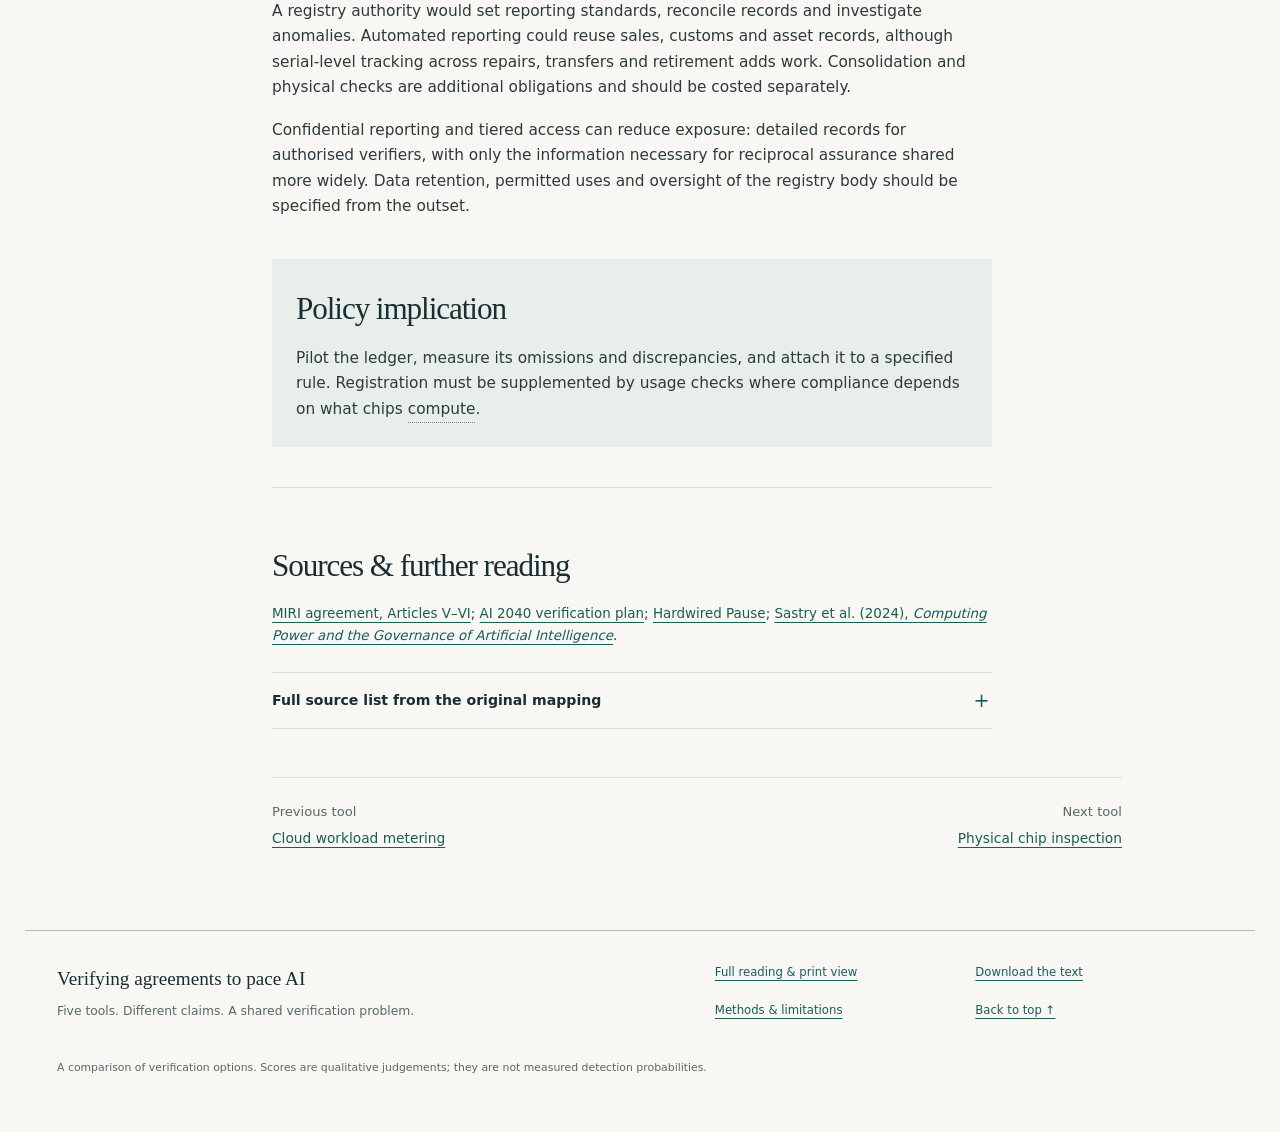
<file: Archive/2026-11-23 — pacing explorer, ChatGPT version that rewrote the content/tool-ledger.html>
<!doctype html>
<html lang="en"><head><meta charset="utf-8"><meta name="viewport" content="width=device-width, initial-scale=1"><meta name="referrer" content="no-referrer"><meta name="description" content="A policy note comparing five tools for verifying agreements to pace frontier AI."><title>Chip production ledger · AI pacing policy note</title><link rel="stylesheet" href="css/style.css"><script src="js/package.js" defer></script><script src="data/site.js" defer></script><script src="js/app.js" defer></script></head>
<body data-page="tool"><a class="skip-link" href="#main">Skip to content</a>
<header class="site-header"><a class="wordmark" href="index.html"><span class="wordmark-symbol" aria-hidden="true">↗</span>AI pacing <span class="wordmark-kind">/ Policy note</span></a><div class="header-links"><a href="index.html#methods">Methods &amp; sources</a><a class="header-full" href="full-note.html">Read full note <span aria-hidden="true">↗</span></a></div></header>
<div class="publication-bar"><span>Revised edition</span><time datetime="2026-11-23">23 November 2026</time><span>Qualitative research synthesis</span></div>
<div class="page-layout"><aside class="contents"><nav aria-label="On this page"><span class="nav-label">On this page</span><a href="#overview">Overview</a><a href="#assessment">Scores &amp; evidence</a><a href="#contribution">Contribution to pacing</a><a href="#responses">Possible responses</a><a href="#failure-modes">Failure modes</a><a href="#governance">Government burden</a><a href="#sources">Sources</a></nav></aside><main id="main" tabindex="-1"><header class="tool-hero"><a class="back-link" href="index.html#comparison">← Back to the comparison</a><p class="eyebrow">Tool 01 / Account for hardware</p><h1>Chip production ledger</h1><p class="lead">Stocks, transfers and declared locations.</p></header><section class="prose" data-prose><h2 id="overview">What this tool does</h2><p>A chip ledger records covered AI chips from manufacture through changes of ownership, control and location to verified destruction. By reconciling records from producers, distributors and operators, it helps establish the size and distribution of the computing capacity subject to an agreement.</p>
<p>The ledger records stocks, rather than activity. It defines the population that other checks must cover, or supports rules directly limiting production, holdings or location. It does not show what registered chips computed.</p><div class="readiness"><strong>Readiness</strong><p>Inventory systems and commercial records are available today. A comprehensive, independently credible international register would also require common definitions, audit arrangements and political agreement on access to sensitive records.</p></div></section><section class="assessment" aria-labelledby="assessment"><h2 id="assessment">Assessment at a glance</h2><div class="configuration"><span class="eyebrow">Configuration assessed</span><p>A reconciled register supporting rules on chip stocks, production or location.</p></div><div class="evidence-panel"><div><span class="eyebrow">Evidence basis</span><strong>Established inventory methods</strong><p>Completeness of a global inventory has not been validated.</p></div><div><span class="eyebrow">Confidence</span><strong>Not formally rated</strong><p>Qualitative author assessment, not measured performance.</p><a href="https://arxiv.org/html/2511.10783v3">MIRI agreement, Articles V–VI ↗</a></div></div><div class="score-columns"><div><h3>Potential contribution</h3><details class="score-row"><summary><span class="score-label">Relevance to pacing</span><span class="score-visual benefit" aria-hidden="true"><i class="filled"></i><i class="filled"></i><i class="filled"></i><i class=""></i><i class=""></i></span><span class="score-word">Medium</span><span class="sr-only">, 3 out of 5. Read rationale</span></summary><div class="disclosure-body"><p>Supports limits on hardware stocks, production and location; usage restrictions need additional checks.</p><p class="small muted">Original score retained; explanation edited for this edition. Formal confidence rating: not assigned.</p><a class="small" href="https://arxiv.org/html/2511.10783v3">Primary source: MIRI agreement, Articles V–VI ↗</a></div></details><details class="score-row"><summary><span class="score-label">Coverage & targeting</span><span class="score-visual benefit" aria-hidden="true"><i class="filled"></i><i class="filled"></i><i class="filled"></i><i class="filled"></i><i class=""></i></span><span class="score-word">High</span><span class="sr-only">, 4 out of 5. Read rationale</span></summary><div class="disclosure-body"><p>Concentrated new production and large holdings are relatively observable; legacy stock and non-participants leave gaps.</p><p class="small muted">Original score retained; explanation edited for this edition. Formal confidence rating: not assigned.</p><a class="small" href="https://arxiv.org/html/2511.10783v3">Primary source: MIRI agreement, Articles V–VI ↗</a></div></details><details class="score-row"><summary><span class="score-label">Detection & enforcement</span><span class="score-visual benefit" aria-hidden="true"><i class="filled"></i><i class="filled"></i><i class="filled"></i><i class=""></i><i class=""></i></span><span class="score-word">Medium</span><span class="sr-only">, 3 out of 5. Read rationale</span></summary><div class="disclosure-body"><p>Reconciled records support useful checks, but do not rule out state concealment or small hidden clusters.</p><p class="small muted">Original score retained; explanation edited for this edition. Formal confidence rating: not assigned.</p><a class="small" href="https://arxiv.org/html/2511.10783v3">Primary source: MIRI agreement, Articles V–VI ↗</a></div></details><details class="score-row"><summary><span class="score-label">Durability & flexibility</span><span class="score-visual benefit" aria-hidden="true"><i class="filled"></i><i class="filled"></i><i class="filled"></i><i class="filled"></i><i class=""></i></span><span class="score-word">High</span><span class="sr-only">, 4 out of 5. Read rationale</span></summary><div class="disclosure-body"><p>Reusable across agreements, provided gaps and changing hardware definitions receive continuing review.</p><p class="small muted">Original score retained; explanation edited for this edition. Formal confidence rating: not assigned.</p><a class="small" href="https://arxiv.org/html/2511.10783v3">Primary source: MIRI agreement, Articles V–VI ↗</a></div></details></div><div><h3>Costs &amp; intrusion</h3><details class="score-row"><summary><span class="score-label">Government burden</span><span class="score-visual cost" aria-hidden="true"><i class="filled"></i><i class="filled"></i><i class="filled"></i><i class=""></i><i class=""></i></span><span class="score-word">Moderate</span><span class="sr-only">, 3 out of 5. Read rationale</span></summary><div class="disclosure-body"><p>Reporting, reconciliation and audits require a registry function; consolidation and inspections add costs.</p><p class="small muted">Original score retained; explanation edited for this edition. Formal confidence rating: not assigned.</p><a class="small" href="https://arxiv.org/html/2511.10783v3">Primary source: MIRI agreement, Articles V–VI ↗</a></div></details><details class="score-row"><summary><span class="score-label">Lab invasiveness</span><span class="score-visual cost" aria-hidden="true"><i class="filled"></i><i class="filled"></i><i class=""></i><i class=""></i><i class=""></i></span><span class="score-word">Light</span><span class="sr-only">, 2 out of 5. Read rationale</span></summary><div class="disclosure-body"><p>Reuses asset records without exposing weights or code, while chip counts and sites remain strategically sensitive.</p><p class="small muted">Original score retained; explanation edited for this edition. Formal confidence rating: not assigned.</p><a class="small" href="https://arxiv.org/html/2511.10783v3">Primary source: MIRI agreement, Articles V–VI ↗</a></div></details><p class="small muted">Select a score to read its rationale, assumptions and primary source. All numerical scores are retained.</p></div></div></section><section class="prose " data-prose><h2 id="contribution">Contribution to pacing</h2><p>Under a production or stock cap, a ledger supplies evidence about compliance with a direct limit on available hardware. Under a training cap, its role is supporting: it helps identify the capacity whose use must be checked and investigate discrepancies that could indicate hidden clusters. Restrictions and consequences for non-compliance must come from the agreement itself.</p>
<p>MIRI links registration to consolidation in monitored facilities. AI 2040 uses accounting to reduce uncertainty before a pause. Hardwired Pause uses unaccounted capacity to assess how long restraint could remain effective.</p>
<p>Tracking new production is facilitated by the concentrated advanced-chip supply chain. Establishing a reliable starting inventory is harder, especially for equipment already resold, diverted or held outside transparent commercial systems. A register&#x27;s completeness should therefore be reported as an estimate with explicit gaps. Even a small omitted fraction may matter if it can support a strategically significant programme.</p>
<p>Algorithmic improvements, post-training and better elicitation can also improve systems without a new frontier-scale pretraining run. A hardware inventory does not independently reveal those gains.</p></section><section class="prose " data-prose><h2 id="responses">Possible responses</h2><ul><li><strong>AI labs:</strong> Existing asset records can lower compliance costs, but chip counts and locations still reveal investment plans. Labs may seek confidential reporting, higher thresholds or arrangements based on their providers&#x27; records.</li><li><strong>Chip and cloud firms:</strong> Registration may be attractive when market access or operating licences depend on it. Firms have reasons to resist disclosure of customer relationships and commercially sensitive flows.</li><li><strong>A leading state:</strong> A ledger may help preserve an advantage, but reciprocal reporting would expose its own infrastructure and could limit future expansion.</li><li><strong>A trailing state:</strong> A regime perceived as freezing a rival&#x27;s lead creates incentives to withhold records or retain unregistered stock. Reciprocity, access to permitted services and incentives to disclose legacy holdings may improve participation.</li></ul></section><section class="prose " data-prose><h2 id="failure-modes">Where it can fail</h2><ul><li><strong>Incomplete starting inventory.</strong> Legacy or diverted chips never enter the register, creating a blind spot inherited by later checks.</li><li><strong>False transfers or disposals.</strong> Intermediaries obscure control; equipment reported as destroyed, broken or exported remains usable elsewhere.</li><li><strong>Threshold avoidance.</strong> Holdings are split across sites or organisations, or uncovered hardware is substituted for registered chips.</li><li><strong>Misinterpreted discrepancies.</strong> Missing records may reflect error or evasion. A discrepancy identifies a question to investigate, rather than proving where hidden activity occurs.</li><li><strong>Supply-chain fragmentation.</strong> Non-participants develop alternative production and distribution channels beyond the registry&#x27;s reach.</li></ul></section><section class="prose " data-prose><h2 id="governance">Government burden & safeguards</h2><p>A registry authority would set reporting standards, reconcile records and investigate anomalies. Automated reporting could reuse sales, customs and asset records, although serial-level tracking across repairs, transfers and retirement adds work. Consolidation and physical checks are additional obligations and should be costed separately.</p>
<p>Confidential reporting and tiered access can reduce exposure: detailed records for authorised verifiers, with only the information necessary for reciprocal assurance shared more widely. Data retention, permitted uses and oversight of the registry body should be specified from the outset.</p></section><section class="prose policy-callout" data-prose><h2 id="implication">Policy implication</h2><p>Pilot the ledger, measure its omissions and discrepancies, and attach it to a specified rule. Registration must be supplemented by usage checks where compliance depends on what chips compute.</p></section><section class="prose sources" id="sources"><h2>Sources &amp; further reading</h2><p><a href="https://arxiv.org/html/2511.10783v3" rel="noreferrer">MIRI agreement, Articles V–VI</a>; <a href="https://ai-2040.com/supplements/verification-plan" rel="noreferrer">AI 2040 verification plan</a>; <a href="https://hardwired-pause.ai/" rel="noreferrer">Hardwired Pause</a>; <a href="https://arxiv.org/abs/2402.08797" rel="noreferrer">Sastry et al. (2024), <em>Computing Power and the Governance of Artificial Intelligence</em></a>.</p><details class="reading-details"><summary>Full source list from the original mapping</summary><div class="disclosure-body"><ul><li><strong>Agenda:</strong> Douglas et al. (2026), <a href="https://pacing.tech/" rel="noreferrer"><em>Pacing the Frontier: A Framework &amp; Research Agenda</em></a>.</li><li><strong>MIRI:</strong> Scher, Abecassis, Barnett &amp; Abeyta (2025, v3 May 2026), <a href="https://arxiv.org/abs/2511.10783" rel="noreferrer"><em>An International Agreement to Prevent the Premature Creation of Artificial Superintelligence</em></a>, arXiv:2511.10783.</li><li><strong>Amodei:</strong> Amodei (September 2026), <a href="https://darioamodei.com/post/we-must-pace-the-frontier" rel="noreferrer"><em>We Must Pace the Frontier</em></a>.</li><li><strong>AI 2040:</strong> Larsen et al. (AI Futures Project, 2026), <a href="https://www.ai-2040.com/" rel="noreferrer"><em>AI 2040: Plan A</em></a>.</li><li><strong>Verification Plan:</strong> Dean (2026), <a href="https://ai-2040.com/supplements/verification-plan" rel="noreferrer"><em>Verification plan</em></a>, supplement to <em>AI 2040: Plan A</em> (read up to its 2033 section).</li><li><strong>Pause Button:</strong> Al Ramiah et al. (2025), <a href="https://arxiv.org/abs/2506.20530" rel="noreferrer"><em>Toward a Global Regime for Compute Governance: Building the Pause Button</em></a>, arXiv:2506.20530.</li><li><strong>Hardwired:</strong> Working Group on AI Pause Feasibility (2026, v1.0.2), <a href="https://hardwired-pause.ai/" rel="noreferrer"><em>The Feasibility of a Hardwired Pause of Frontier AI Training</em></a>.</li><li><strong>Sastry:</strong> Sastry et al. (2024), <a href="https://arxiv.org/abs/2402.08797" rel="noreferrer"><em>Computing Power and the Governance of Artificial Intelligence</em></a>, arXiv:2402.08797.</li><li><strong>CNAS:</strong> Aarne, Fist &amp; Withers (2024), <a href="https://s3.us-east-1.amazonaws.com/files.cnas.org/documents/CNAS-Report-Tech-Secure-Chips-Jan-24-finalb.pdf" rel="noreferrer"><em>Secure, Governable Chips</em></a>, CNAS.</li></ul></div></details></section><nav class="tool-pagination" aria-label="Other tools"><div><span class="small muted">Previous tool</span><a href="tool-metering.html">Cloud workload metering</a></div><div><span class="small muted">Next tool</span><a href="tool-inspections.html">Physical chip inspection</a></div></nav></main></div>
<footer class="site-footer"><div><strong>Verifying agreements to pace AI</strong><p>Five tools. Different claims. A shared verification problem.</p></div><nav aria-label="Further reading"><a href="full-note.html">Full reading &amp; print view</a><a href="content.md" download>Download the text</a><a href="index.html#methods">Methods &amp; limitations</a><a href="#main">Back to top ↑</a></nav><p class="footer-note">A comparison of verification options. Scores are qualitative judgements; they are not measured detection probabilities.</p></footer>
<div id="definition" class="definition" role="dialog" aria-modal="false" aria-label="Glossary definition" hidden><button class="definition-close" type="button" aria-label="Close definition">×</button><strong></strong><p></p><a href="index.html#glossary">Open the glossary</a></div></body></html>
</file>
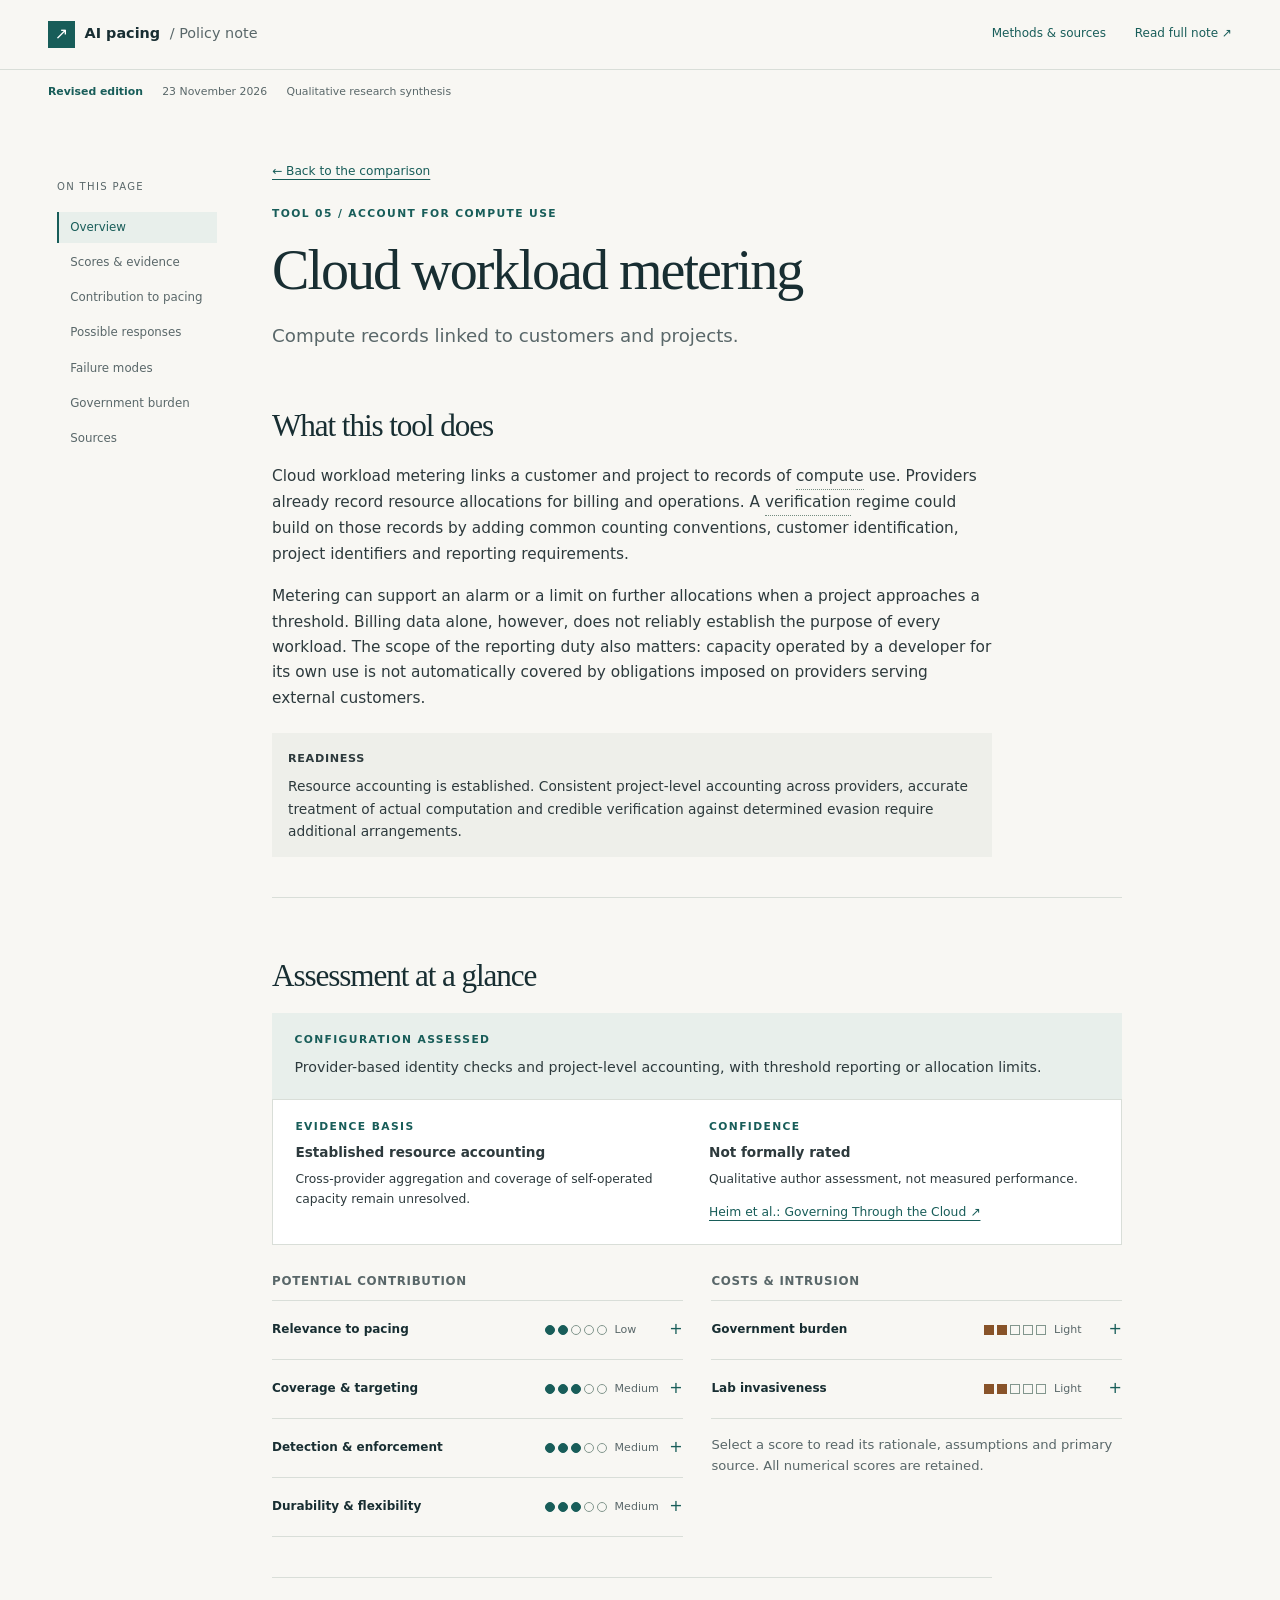
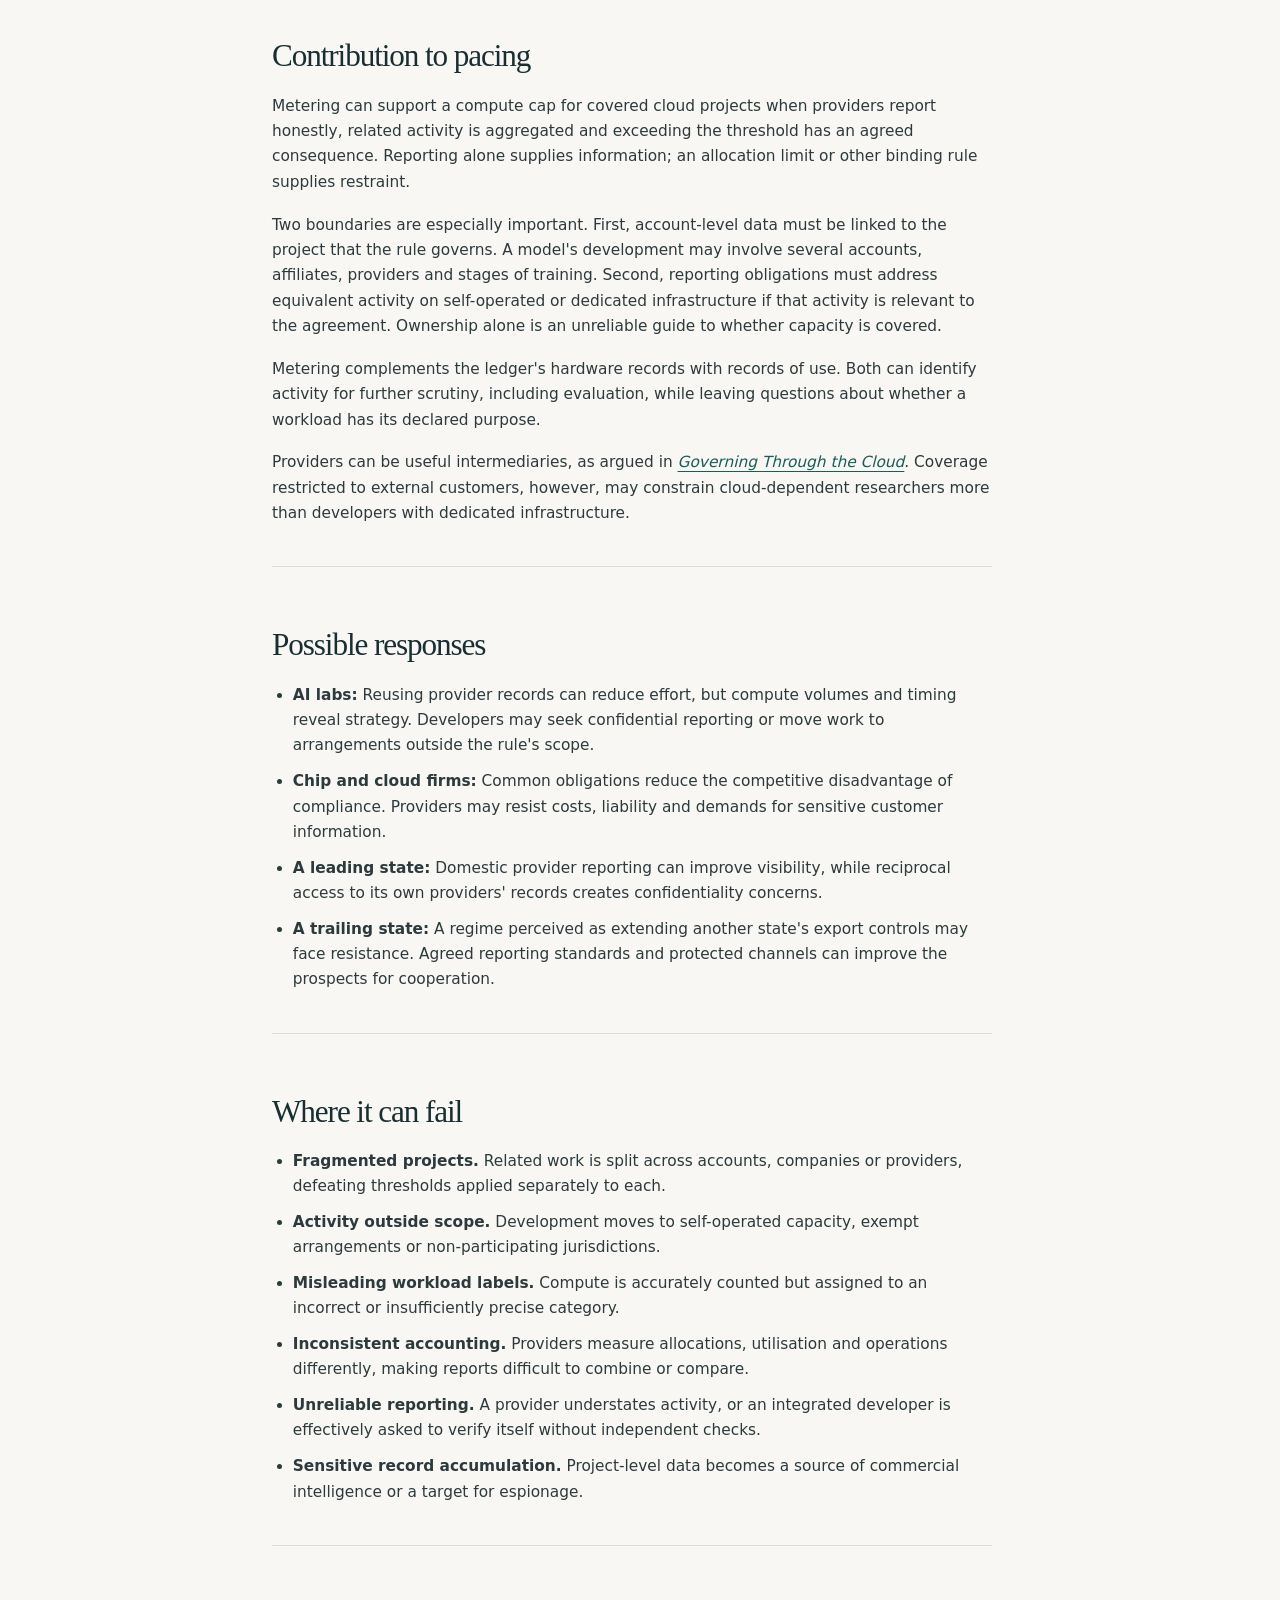
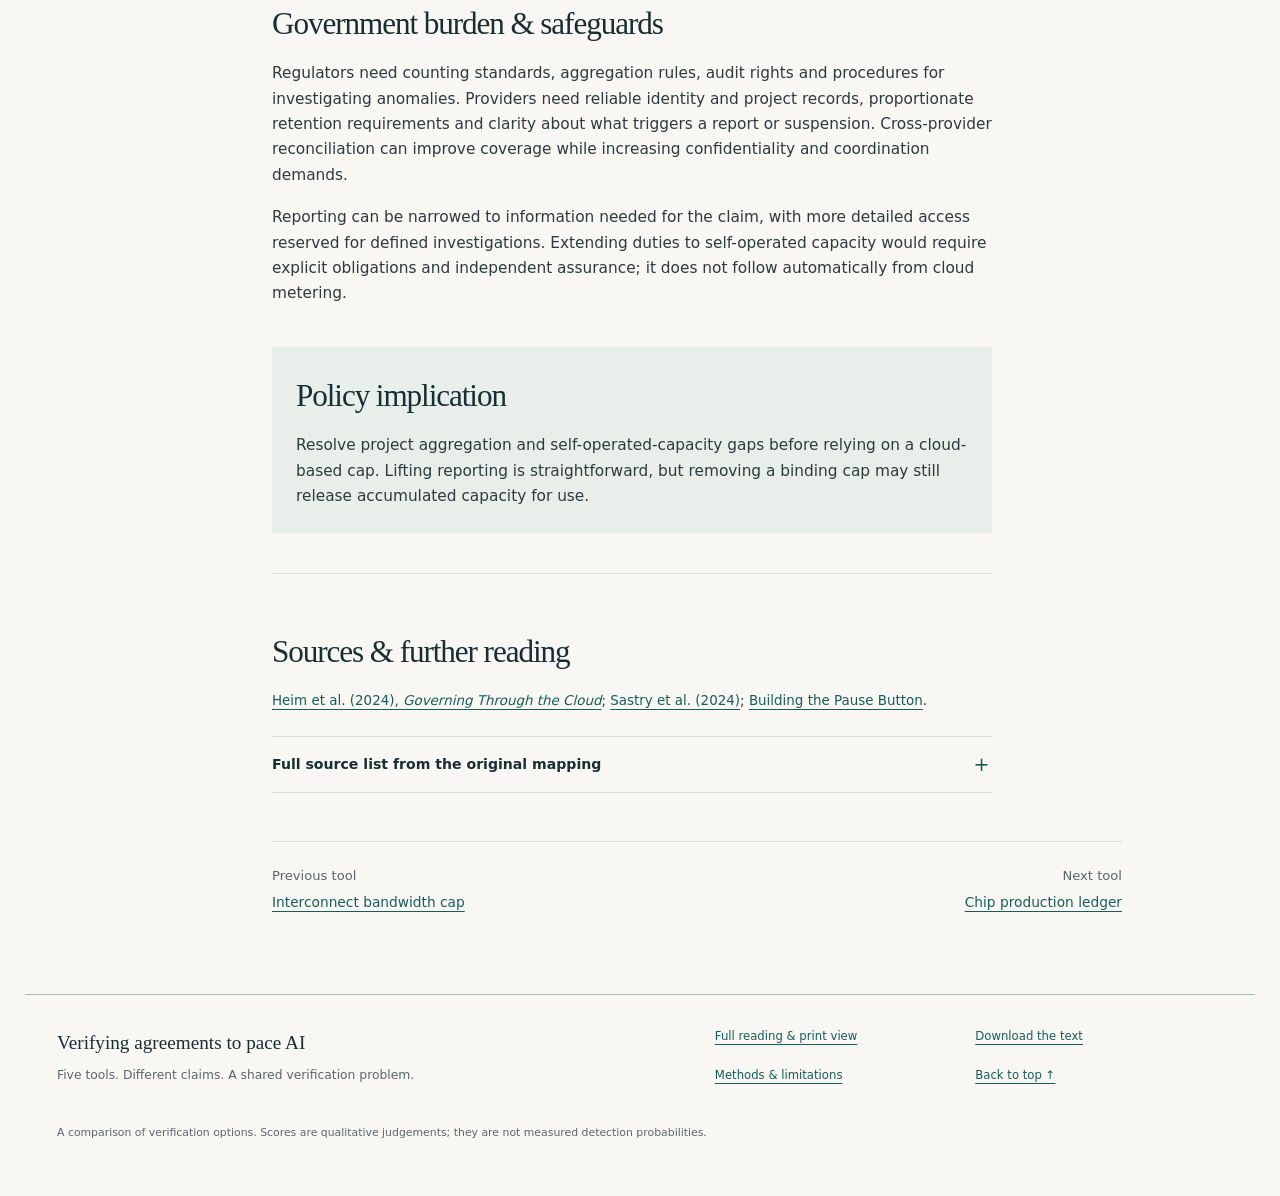
<file: Archive/2026-11-23 — pacing explorer, ChatGPT version that rewrote the content/tool-metering.html>
<!doctype html>
<html lang="en"><head><meta charset="utf-8"><meta name="viewport" content="width=device-width, initial-scale=1"><meta name="referrer" content="no-referrer"><meta name="description" content="A policy note comparing five tools for verifying agreements to pace frontier AI."><title>Cloud workload metering · AI pacing policy note</title><link rel="stylesheet" href="css/style.css"><script src="js/package.js" defer></script><script src="data/site.js" defer></script><script src="js/app.js" defer></script></head>
<body data-page="tool"><a class="skip-link" href="#main">Skip to content</a>
<header class="site-header"><a class="wordmark" href="index.html"><span class="wordmark-symbol" aria-hidden="true">↗</span>AI pacing <span class="wordmark-kind">/ Policy note</span></a><div class="header-links"><a href="index.html#methods">Methods &amp; sources</a><a class="header-full" href="full-note.html">Read full note <span aria-hidden="true">↗</span></a></div></header>
<div class="publication-bar"><span>Revised edition</span><time datetime="2026-11-23">23 November 2026</time><span>Qualitative research synthesis</span></div>
<div class="page-layout"><aside class="contents"><nav aria-label="On this page"><span class="nav-label">On this page</span><a href="#overview">Overview</a><a href="#assessment">Scores &amp; evidence</a><a href="#contribution">Contribution to pacing</a><a href="#responses">Possible responses</a><a href="#failure-modes">Failure modes</a><a href="#governance">Government burden</a><a href="#sources">Sources</a></nav></aside><main id="main" tabindex="-1"><header class="tool-hero"><a class="back-link" href="index.html#comparison">← Back to the comparison</a><p class="eyebrow">Tool 05 / Account for compute use</p><h1>Cloud workload metering</h1><p class="lead">Compute records linked to customers and projects.</p></header><section class="prose" data-prose><h2 id="overview">What this tool does</h2><p>Cloud workload metering links a customer and project to records of compute use. Providers already record resource allocations for billing and operations. A verification regime could build on those records by adding common counting conventions, customer identification, project identifiers and reporting requirements.</p>
<p>Metering can support an alarm or a limit on further allocations when a project approaches a threshold. Billing data alone, however, does not reliably establish the purpose of every workload. The scope of the reporting duty also matters: capacity operated by a developer for its own use is not automatically covered by obligations imposed on providers serving external customers.</p><div class="readiness"><strong>Readiness</strong><p>Resource accounting is established. Consistent project-level accounting across providers, accurate treatment of actual computation and credible verification against determined evasion require additional arrangements.</p></div></section><section class="assessment" aria-labelledby="assessment"><h2 id="assessment">Assessment at a glance</h2><div class="configuration"><span class="eyebrow">Configuration assessed</span><p>Provider-based identity checks and project-level accounting, with threshold reporting or allocation limits.</p></div><div class="evidence-panel"><div><span class="eyebrow">Evidence basis</span><strong>Established resource accounting</strong><p>Cross-provider aggregation and coverage of self-operated capacity remain unresolved.</p></div><div><span class="eyebrow">Confidence</span><strong>Not formally rated</strong><p>Qualitative author assessment, not measured performance.</p><a href="https://arxiv.org/abs/2403.08501">Heim et al.: Governing Through the Cloud ↗</a></div></div><div class="score-columns"><div><h3>Potential contribution</h3><details class="score-row"><summary><span class="score-label">Relevance to pacing</span><span class="score-visual benefit" aria-hidden="true"><i class="filled"></i><i class="filled"></i><i class=""></i><i class=""></i><i class=""></i></span><span class="score-word">Low</span><span class="sr-only">, 2 out of 5. Read rationale</span></summary><div class="disclosure-body"><p>Supports a compute cap for covered cloud projects; a report alone does not constrain development.</p><p class="small muted">Original score retained; explanation edited for this edition. Formal confidence rating: not assigned.</p><a class="small" href="https://arxiv.org/abs/2403.08501">Primary source: Heim et al.: Governing Through the Cloud ↗</a></div></details><details class="score-row"><summary><span class="score-label">Coverage & targeting</span><span class="score-visual benefit" aria-hidden="true"><i class="filled"></i><i class="filled"></i><i class="filled"></i><i class=""></i><i class=""></i></span><span class="score-word">Medium</span><span class="sr-only">, 3 out of 5. Read rationale</span></summary><div class="disclosure-body"><p>Covers customers within the reporting duty, with gaps for self-operated capacity and fragmented projects.</p><p class="small muted">Original score retained; explanation edited for this edition. Formal confidence rating: not assigned.</p><a class="small" href="https://arxiv.org/abs/2403.08501">Primary source: Heim et al.: Governing Through the Cloud ↗</a></div></details><details class="score-row"><summary><span class="score-label">Detection & enforcement</span><span class="score-visual benefit" aria-hidden="true"><i class="filled"></i><i class="filled"></i><i class="filled"></i><i class=""></i><i class=""></i></span><span class="score-word">Medium</span><span class="sr-only">, 3 out of 5. Read rationale</span></summary><div class="disclosure-body"><p>Auditable account records help, but workload purpose and cross-provider aggregation require additional evidence.</p><p class="small muted">Original score retained; explanation edited for this edition. Formal confidence rating: not assigned.</p><a class="small" href="https://arxiv.org/abs/2403.08501">Primary source: Heim et al.: Governing Through the Cloud ↗</a></div></details><details class="score-row"><summary><span class="score-label">Durability & flexibility</span><span class="score-visual benefit" aria-hidden="true"><i class="filled"></i><i class="filled"></i><i class="filled"></i><i class=""></i><i class=""></i></span><span class="score-word">Medium</span><span class="sr-only">, 3 out of 5. Read rationale</span></summary><div class="disclosure-body"><p>Counting rules can change; coverage depends on the reporting duty and developer responses.</p><p class="small muted">Original score retained; explanation edited for this edition. Formal confidence rating: not assigned.</p><a class="small" href="https://arxiv.org/abs/2403.08501">Primary source: Heim et al.: Governing Through the Cloud ↗</a></div></details></div><div><h3>Costs &amp; intrusion</h3><details class="score-row"><summary><span class="score-label">Government burden</span><span class="score-visual cost" aria-hidden="true"><i class="filled"></i><i class="filled"></i><i class=""></i><i class=""></i><i class=""></i></span><span class="score-word">Light</span><span class="sr-only">, 2 out of 5. Read rationale</span></summary><div class="disclosure-body"><p>Builds on billing and customer records, with added standards, audits and reconciliation.</p><p class="small muted">Original score retained; explanation edited for this edition. Formal confidence rating: not assigned.</p><a class="small" href="https://arxiv.org/abs/2403.08501">Primary source: Heim et al.: Governing Through the Cloud ↗</a></div></details><details class="score-row"><summary><span class="score-label">Lab invasiveness</span><span class="score-visual cost" aria-hidden="true"><i class="filled"></i><i class="filled"></i><i class=""></i><i class=""></i><i class=""></i></span><span class="score-word">Light</span><span class="sr-only">, 2 out of 5. Read rationale</span></summary><div class="disclosure-body"><p>Uses identity, timing, volume and project records without requiring model weights or training data.</p><p class="small muted">Original score retained; explanation edited for this edition. Formal confidence rating: not assigned.</p><a class="small" href="https://arxiv.org/abs/2403.08501">Primary source: Heim et al.: Governing Through the Cloud ↗</a></div></details><p class="small muted">Select a score to read its rationale, assumptions and primary source. All numerical scores are retained.</p></div></div></section><section class="prose " data-prose><h2 id="contribution">Contribution to pacing</h2><p>Metering can support a compute cap for covered cloud projects when providers report honestly, related activity is aggregated and exceeding the threshold has an agreed consequence. Reporting alone supplies information; an allocation limit or other binding rule supplies restraint.</p>
<p>Two boundaries are especially important. First, account-level data must be linked to the project that the rule governs. A model&#x27;s development may involve several accounts, affiliates, providers and stages of training. Second, reporting obligations must address equivalent activity on self-operated or dedicated infrastructure if that activity is relevant to the agreement. Ownership alone is an unreliable guide to whether capacity is covered.</p>
<p>Metering complements the ledger&#x27;s hardware records with records of use. Both can identify activity for further scrutiny, including evaluation, while leaving questions about whether a workload has its declared purpose.</p>
<p>Providers can be useful intermediaries, as argued in <a href="https://arxiv.org/abs/2403.08501" rel="noreferrer"><em>Governing Through the Cloud</em></a>. Coverage restricted to external customers, however, may constrain cloud-dependent researchers more than developers with dedicated infrastructure.</p></section><section class="prose " data-prose><h2 id="responses">Possible responses</h2><ul><li><strong>AI labs:</strong> Reusing provider records can reduce effort, but compute volumes and timing reveal strategy. Developers may seek confidential reporting or move work to arrangements outside the rule&#x27;s scope.</li><li><strong>Chip and cloud firms:</strong> Common obligations reduce the competitive disadvantage of compliance. Providers may resist costs, liability and demands for sensitive customer information.</li><li><strong>A leading state:</strong> Domestic provider reporting can improve visibility, while reciprocal access to its own providers&#x27; records creates confidentiality concerns.</li><li><strong>A trailing state:</strong> A regime perceived as extending another state&#x27;s export controls may face resistance. Agreed reporting standards and protected channels can improve the prospects for cooperation.</li></ul></section><section class="prose " data-prose><h2 id="failure-modes">Where it can fail</h2><ul><li><strong>Fragmented projects.</strong> Related work is split across accounts, companies or providers, defeating thresholds applied separately to each.</li><li><strong>Activity outside scope.</strong> Development moves to self-operated capacity, exempt arrangements or non-participating jurisdictions.</li><li><strong>Misleading workload labels.</strong> Compute is accurately counted but assigned to an incorrect or insufficiently precise category.</li><li><strong>Inconsistent accounting.</strong> Providers measure allocations, utilisation and operations differently, making reports difficult to combine or compare.</li><li><strong>Unreliable reporting.</strong> A provider understates activity, or an integrated developer is effectively asked to verify itself without independent checks.</li><li><strong>Sensitive record accumulation.</strong> Project-level data becomes a source of commercial intelligence or a target for espionage.</li></ul></section><section class="prose " data-prose><h2 id="governance">Government burden & safeguards</h2><p>Regulators need counting standards, aggregation rules, audit rights and procedures for investigating anomalies. Providers need reliable identity and project records, proportionate retention requirements and clarity about what triggers a report or suspension. Cross-provider reconciliation can improve coverage while increasing confidentiality and coordination demands.</p>
<p>Reporting can be narrowed to information needed for the claim, with more detailed access reserved for defined investigations. Extending duties to self-operated capacity would require explicit obligations and independent assurance; it does not follow automatically from cloud metering.</p></section><section class="prose policy-callout" data-prose><h2 id="implication">Policy implication</h2><p>Resolve project aggregation and self-operated-capacity gaps before relying on a cloud-based cap. Lifting reporting is straightforward, but removing a binding cap may still release accumulated capacity for use.</p></section><section class="prose sources" id="sources"><h2>Sources &amp; further reading</h2><p><a href="https://arxiv.org/abs/2403.08501" rel="noreferrer">Heim et al. (2024), <em>Governing Through the Cloud</em></a>; <a href="https://arxiv.org/abs/2402.08797" rel="noreferrer">Sastry et al. (2024)</a>; <a href="https://arxiv.org/abs/2506.20530" rel="noreferrer">Building the Pause Button</a>.</p><details class="reading-details"><summary>Full source list from the original mapping</summary><div class="disclosure-body"><ul><li><strong>Agenda:</strong> Douglas et al. (2026), <a href="https://pacing.tech/" rel="noreferrer"><em>Pacing the Frontier: A Framework &amp; Research Agenda</em></a>.</li><li><strong>Heim et al.:</strong> Heim, Fist, Egan, Huang, Zekany, Trager, Osborne &amp; Zilberman (2024), <a href="https://arxiv.org/abs/2403.08501" rel="noreferrer"><em>Governing Through the Cloud: The Intermediary Role of Compute Providers in AI Regulation</em></a>, arXiv:2403.08501.</li><li><strong>FMF:</strong> Frontier Model Forum (2 May 2024), <a href="https://www.frontiermodelforum.org/updates/issue-brief-measuring-training-compute/" rel="noreferrer">issue brief on measuring training compute</a>.</li><li><strong>Sastry:</strong> Sastry et al. (2024), <a href="https://arxiv.org/abs/2402.08797" rel="noreferrer"><em>Computing Power and the Governance of Artificial Intelligence</em></a>.</li><li><strong>MIRI:</strong> Scher, Abecassis, Barnett &amp; Abeyta (2025, v3 May 2026), <a href="https://arxiv.org/abs/2511.10783" rel="noreferrer"><em>An International Agreement to Prevent the Premature Creation of Artificial Superintelligence</em></a>, arXiv:2511.10783.</li><li><strong>Amodei:</strong> Amodei (September 2026), <a href="https://darioamodei.com/post/we-must-pace-the-frontier" rel="noreferrer"><em>We Must Pace the Frontier</em></a>.</li><li><strong>AI 2040:</strong> Larsen et al. (AI Futures Project, 2026), <a href="https://www.ai-2040.com/" rel="noreferrer"><em>AI 2040: Plan A</em></a>; and Dean (2026), <a href="https://ai-2040.com/supplements/verification-plan" rel="noreferrer"><em>Verification plan</em></a>, supplement to <em>AI 2040: Plan A</em>.</li><li><strong>Pause Button:</strong> Al Ramiah et al. (2025), <a href="https://arxiv.org/abs/2506.20530" rel="noreferrer"><em>Toward a Global Regime for Compute Governance: Building the Pause Button</em></a>, arXiv:2506.20530.</li><li><strong>Hardwired:</strong> Working Group on AI Pause Feasibility (2026, v1.0.2), <a href="https://hardwired-pause.ai/" rel="noreferrer"><em>The Feasibility of a Hardwired Pause of Frontier AI Training</em></a>.</li><li><strong>S&amp;T:</strong> Scher &amp; Thiergart (2024), <a href="https://intelligence.org/wp-content/uploads/2024/11/Mechanisms-to-Verify-International-Agreements-About-AI-Development-27-Nov-24.pdf" rel="noreferrer"><em>Mechanisms to Verify International Agreements About AI Development</em></a>, MIRI.</li><li><strong>BIS 2026:</strong> US Bureau of Industry and Security (November 2026), interim final rule <a href="https://bis.gov/press-release/bis-issues-rule-addressing-remote-access-american-super-intelligence-technology" rel="noreferrer">&quot;Addressing Remote Access to Advanced Semiconductors&quot;</a> (checked 22 Nov 2026 via law-firm summaries).</li></ul></div></details></section><nav class="tool-pagination" aria-label="Other tools"><div><span class="small muted">Previous tool</span><a href="tool-bandwidth.html">Interconnect bandwidth cap</a></div><div><span class="small muted">Next tool</span><a href="tool-ledger.html">Chip production ledger</a></div></nav></main></div>
<footer class="site-footer"><div><strong>Verifying agreements to pace AI</strong><p>Five tools. Different claims. A shared verification problem.</p></div><nav aria-label="Further reading"><a href="full-note.html">Full reading &amp; print view</a><a href="content.md" download>Download the text</a><a href="index.html#methods">Methods &amp; limitations</a><a href="#main">Back to top ↑</a></nav><p class="footer-note">A comparison of verification options. Scores are qualitative judgements; they are not measured detection probabilities.</p></footer>
<div id="definition" class="definition" role="dialog" aria-modal="false" aria-label="Glossary definition" hidden><button class="definition-close" type="button" aria-label="Close definition">×</button><strong></strong><p></p><a href="index.html#glossary">Open the glossary</a></div></body></html>
</file>
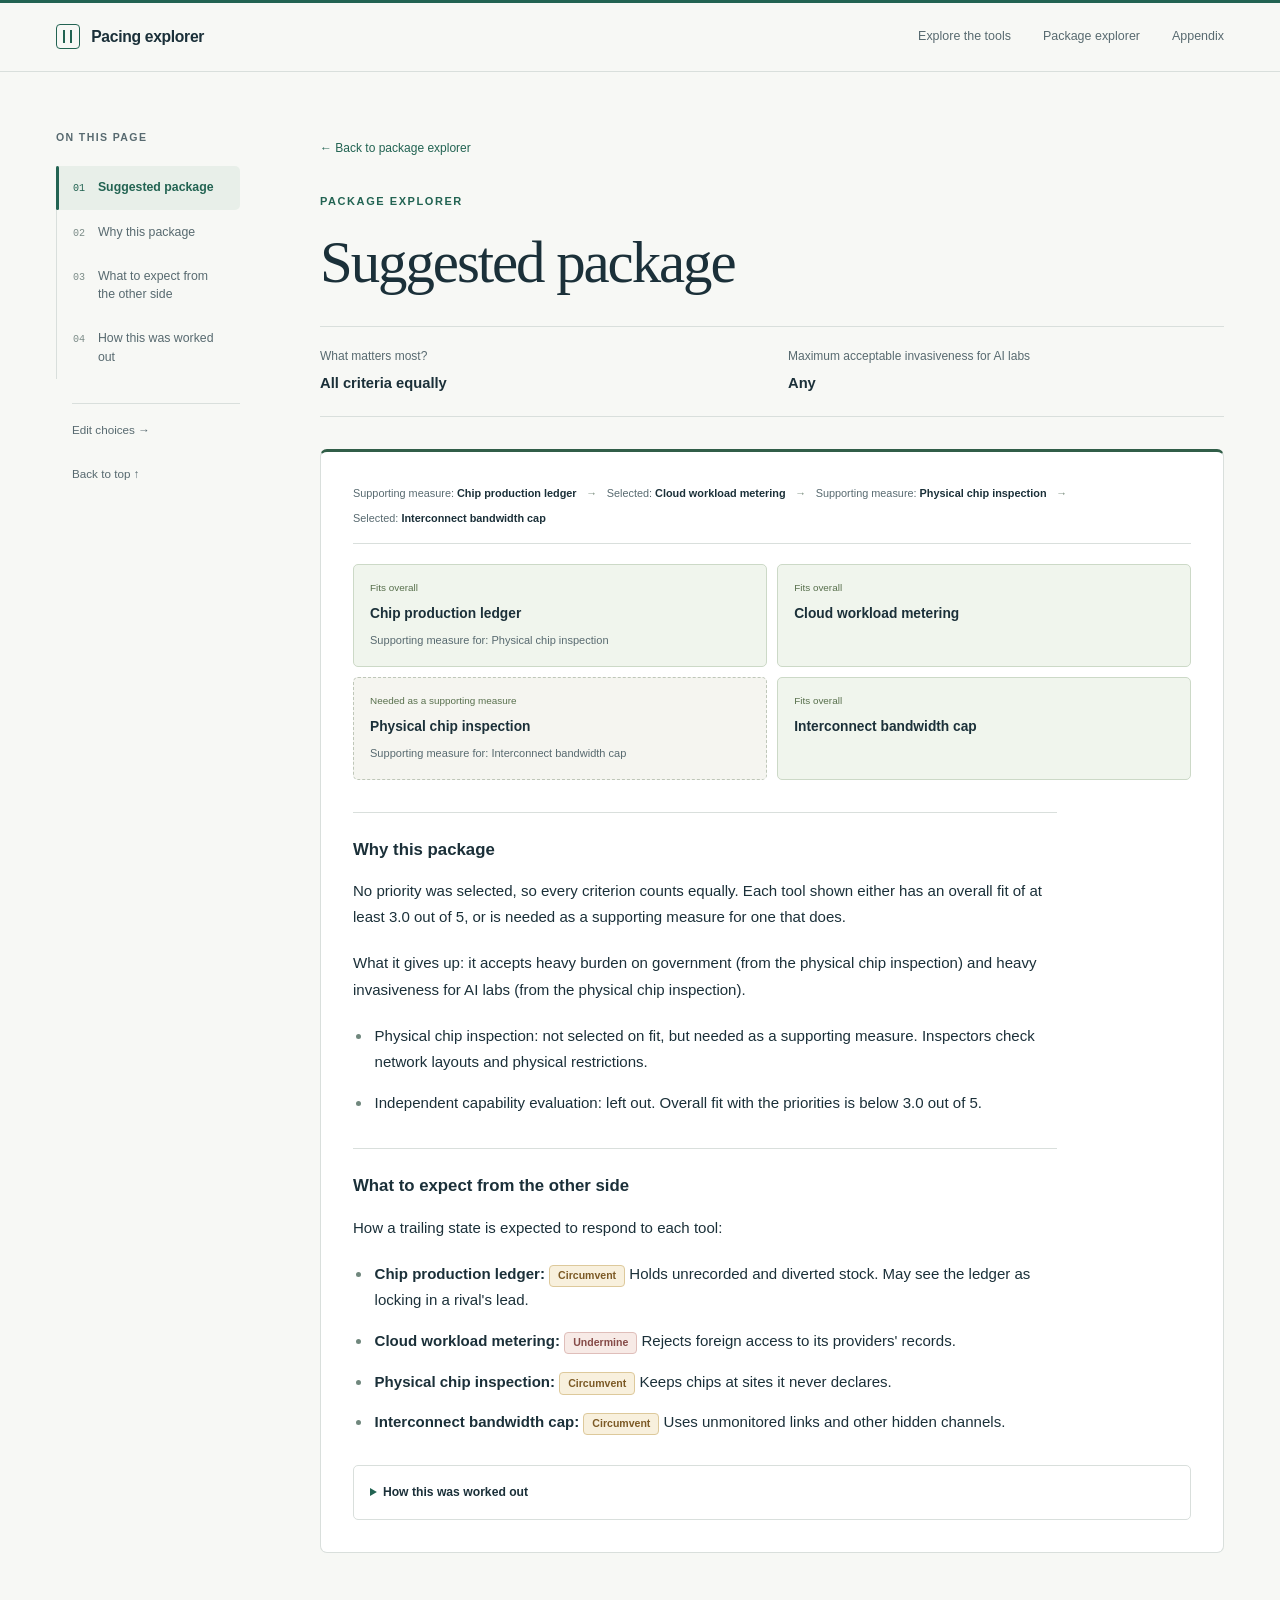
<file: 3. Own projects/Pacing — verification vs invasiveness/2. Code/pacing-explorer-ui/package.html>
<!doctype html>
<html lang="en">
<head>
<meta charset="utf-8">
<meta name="viewport" content="width=device-width, initial-scale=1">
<meta name="referrer" content="no-referrer">
<title>Suggested package | Verifying agreements to pace AI</title>
<link rel="stylesheet" href="css/style.css">
</head>
<body data-page="package">
<a class="skip-link" href="#main">Skip to content</a>

<main id="main" tabindex="-1">
  <div id="view" class="wrap">
    <noscript>
      <p>This page needs JavaScript to show its content. Everything runs on this device. Nothing is sent anywhere.</p>
    </noscript>
  </div>
</main>

<div id="tooltip" class="tooltip" role="tooltip" hidden></div>

<!-- Data first, then logic. Plain scripts, so the page works when opened from a folder (file://). -->
<script src="data/interventions.js"></script>
<script src="data/glossary.js"></script>
<script src="data/method.js"></script>
<script src="js/builder.js"></script>
<script src="js/app.js"></script>
</body>
</html>
</file>
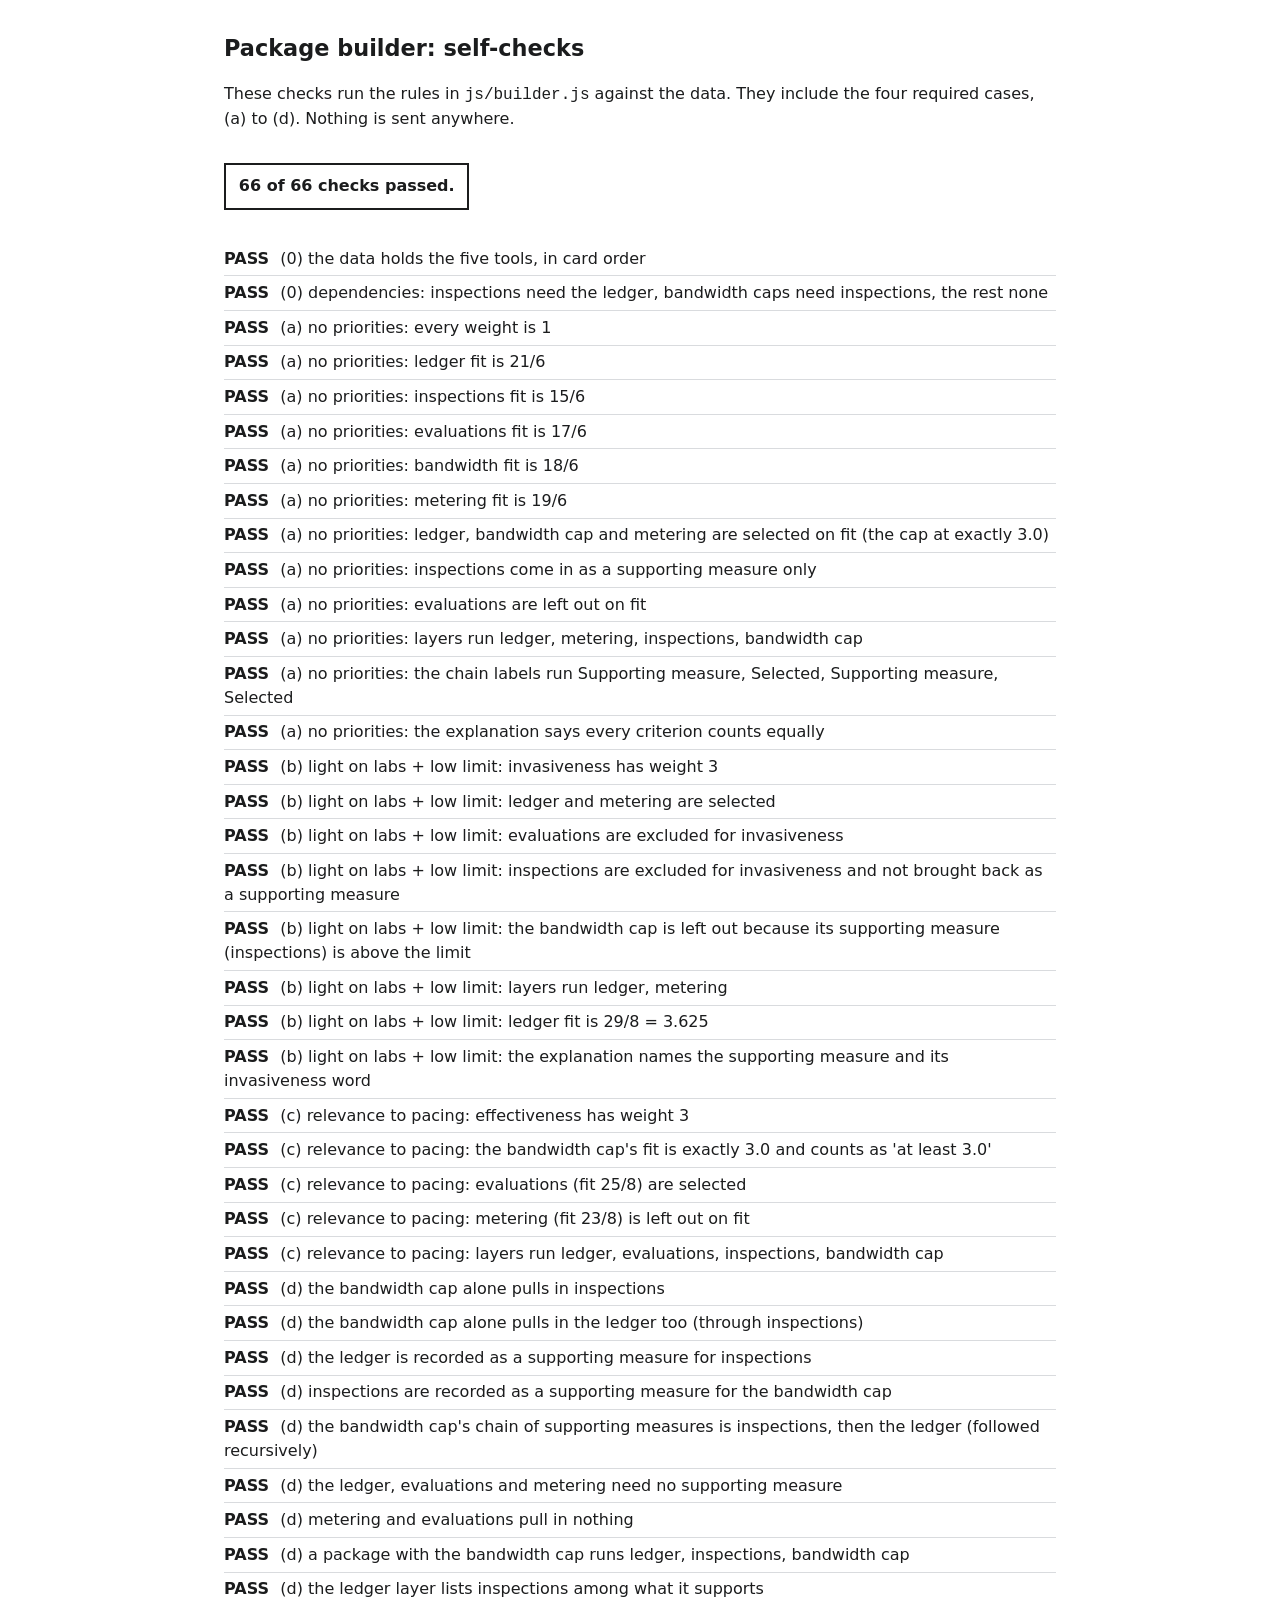
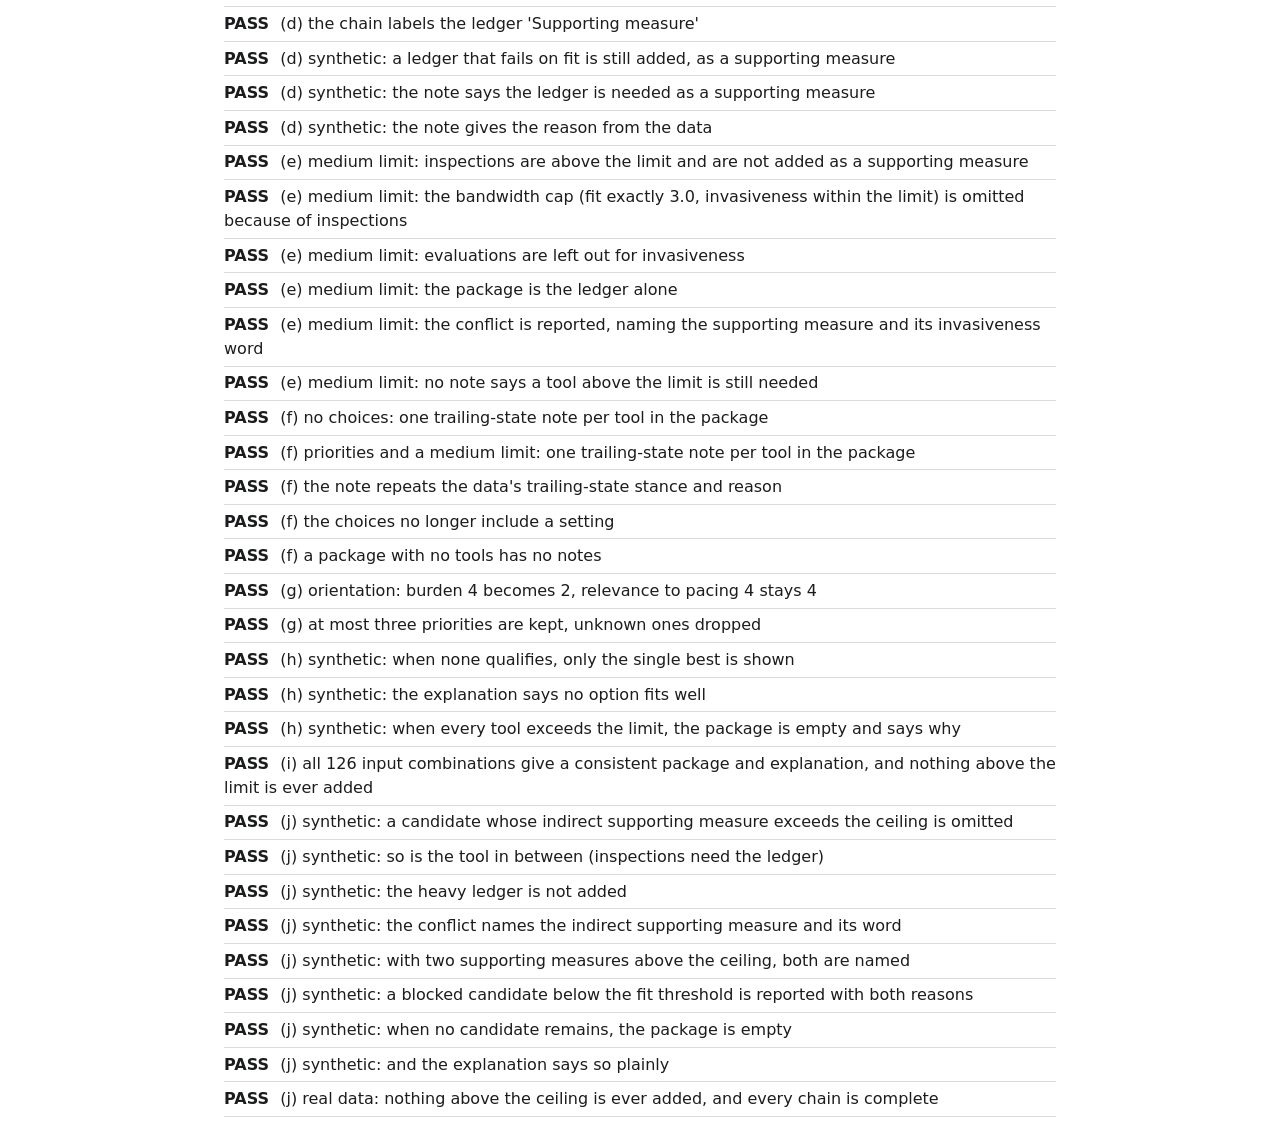
<file: 3. Own projects/Pacing — verification vs invasiveness/2. Code/pacing-explorer-ui/tests.html>
<!doctype html>
<html lang="en">
<head>
<meta charset="utf-8">
<meta name="viewport" content="width=device-width, initial-scale=1">
<title>Pacing explorer: builder self-checks</title>
<style>
  body { font: 16px/1.5 system-ui, -apple-system, "Segoe UI", Roboto, Arial, sans-serif; margin: 2rem auto; max-width: 52rem; padding: 0 1rem; color: #1b1c1d; }
  h1 { font-size: 1.4rem; }
  #summary { font-weight: 600; padding: .6rem .8rem; border: 2px solid #1b1c1d; display: inline-block; }
  ul { list-style: none; padding: 0; }
  li { padding: .3rem 0; border-bottom: 1px solid #d9dbde; }
  .tag { display: inline-block; min-width: 3.2rem; font-weight: 700; }
  .fail { background: #fbe9e7; }
  .detail { color: #50545a; font-size: .9rem; }
</style>
</head>
<body>
<h1>Package builder: self-checks</h1>
<p>These checks run the rules in <code>js/builder.js</code> against the data. They include the four required cases, (a) to (d). Nothing is sent anywhere.</p>
<p id="summary" role="status">Running…</p>
<ul id="results"></ul>
<script src="data/interventions.js"></script>
<script src="data/method.js"></script>
<script src="js/builder.js"></script>
<script src="js/builder.tests.js"></script>
<script>
  (function () {
    var results = window.PACING_TEST_RESULTS || [];
    var failed = results.filter(function (r) { return !r.pass; }).length;
    var list = document.getElementById("results");
    results.forEach(function (r) {
      var li = document.createElement("li");
      if (!r.pass) { li.className = "fail"; }
      var tag = document.createElement("span");
      tag.className = "tag";
      tag.textContent = r.pass ? "PASS" : "FAIL";
      li.appendChild(tag);
      li.appendChild(document.createTextNode(" " + r.name));
      if (!r.pass && r.detail) {
        var d = document.createElement("div");
        d.className = "detail";
        d.textContent = r.detail;
        li.appendChild(d);
      }
      list.appendChild(li);
    });
    document.getElementById("summary").textContent = results.length
      ? (results.length - failed) + " of " + results.length + " checks passed" + (failed ? ". " + failed + " failed." : ".")
      : "The checks did not run. Open the browser console for the error.";
  })();
</script>
</body>
</html>
</file>
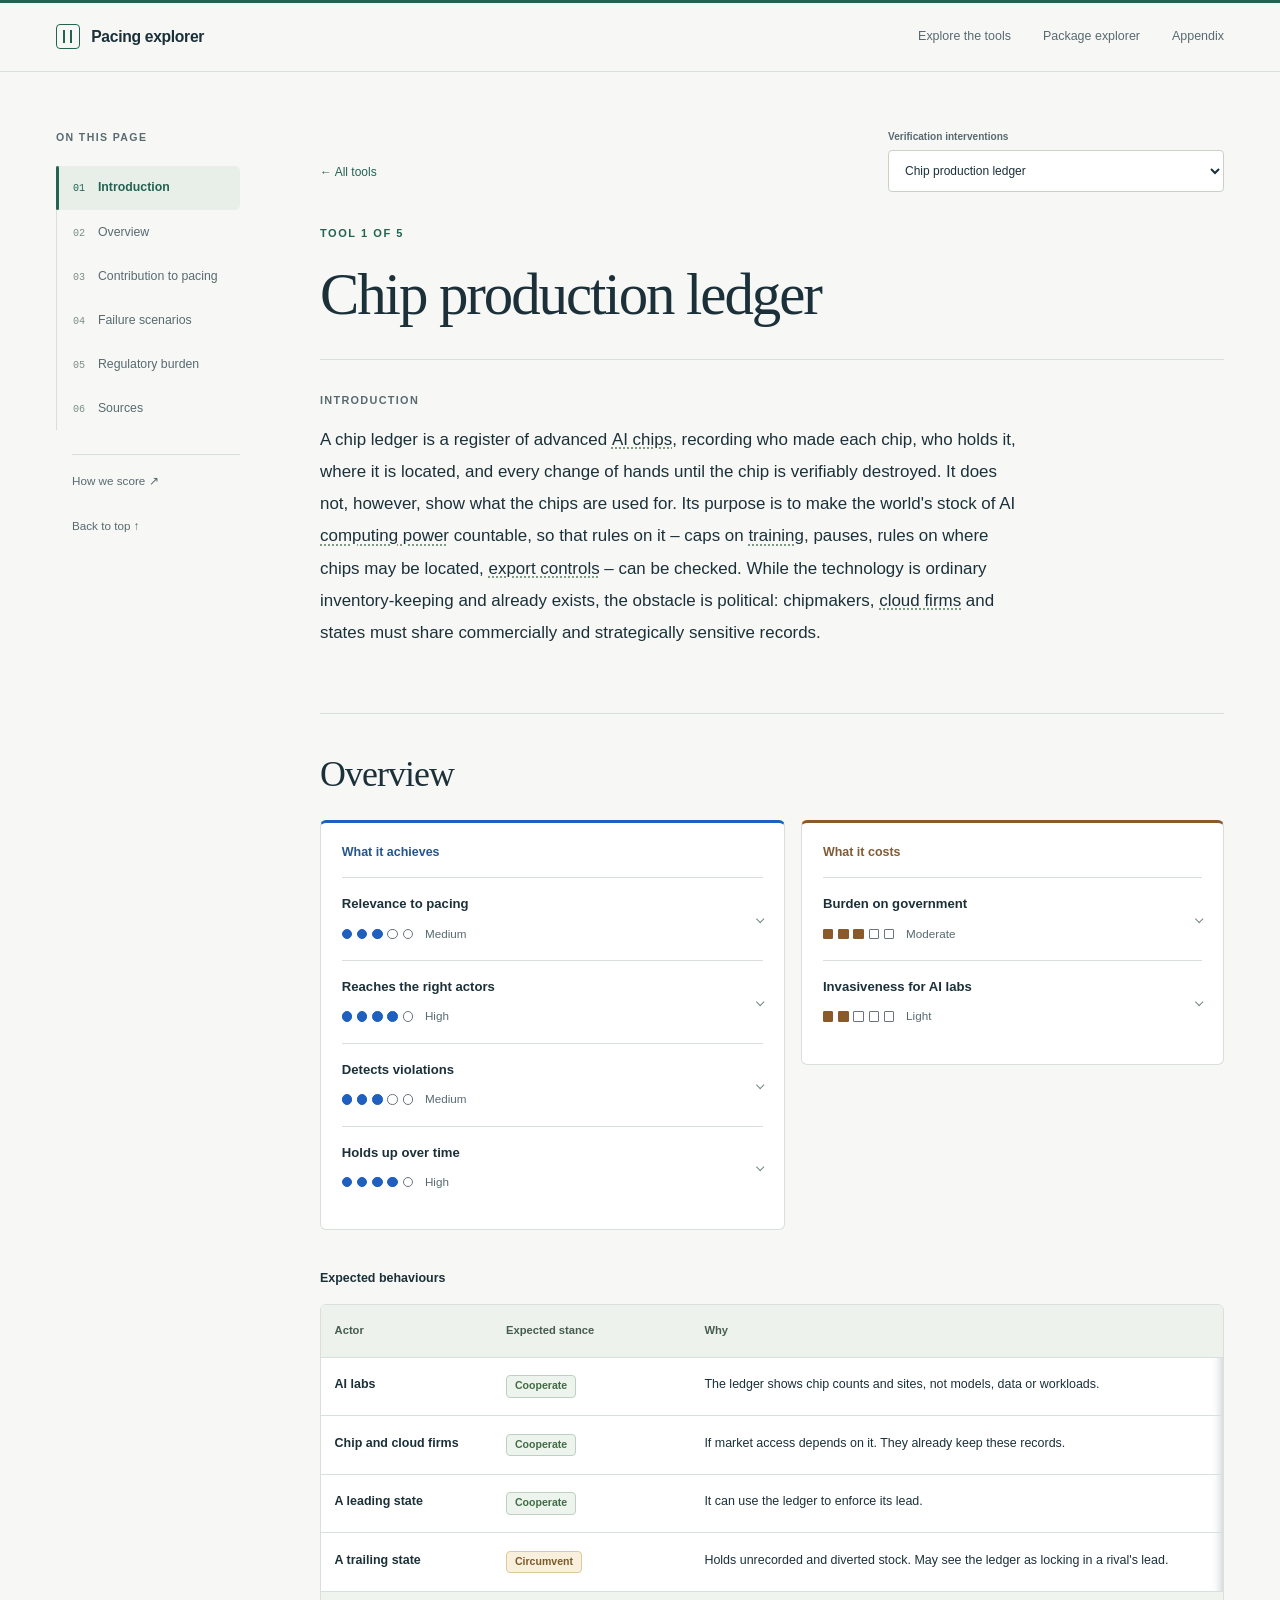
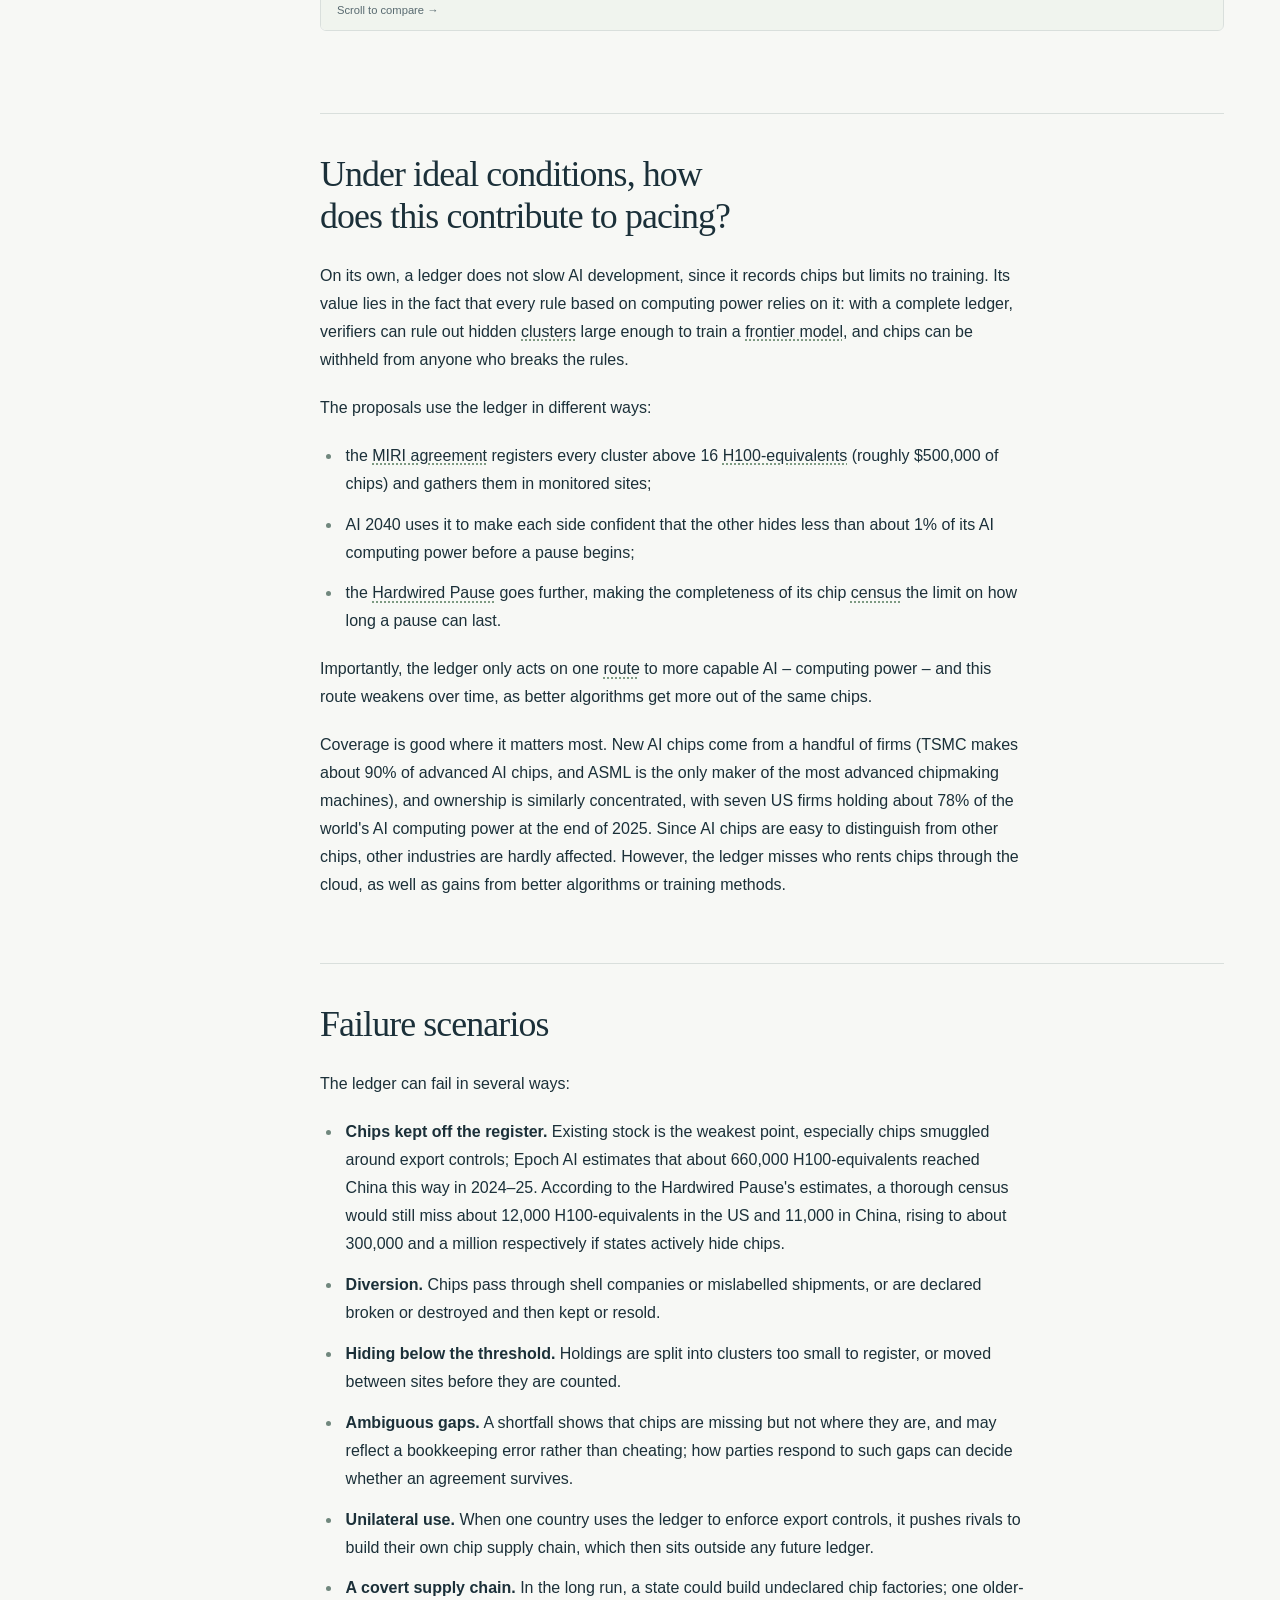
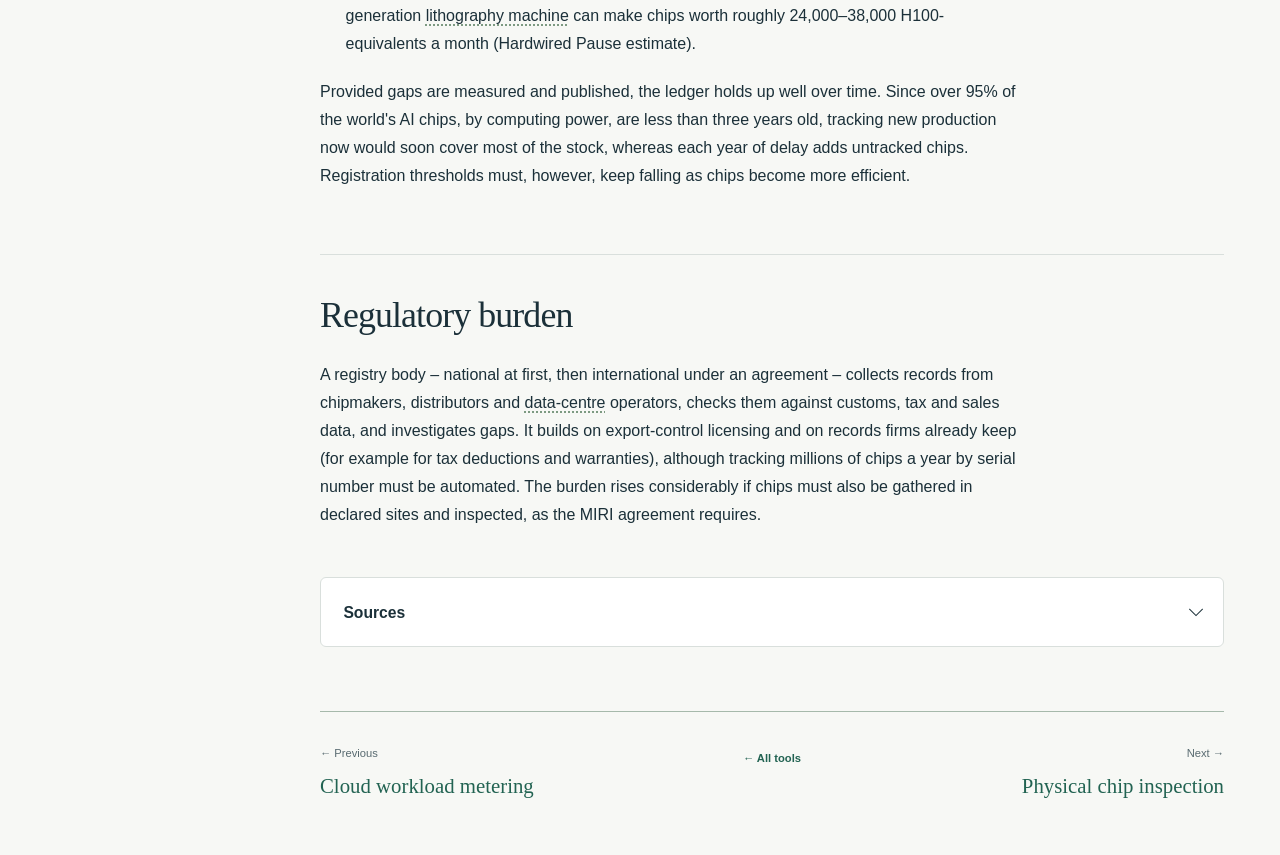
<file: 3. Own projects/Pacing — verification vs invasiveness/2. Code/pacing-explorer-ui/tool.html>
<!doctype html>
<html lang="en">
<head>
<meta charset="utf-8">
<meta name="viewport" content="width=device-width, initial-scale=1">
<meta name="referrer" content="no-referrer">
<title>Verifying agreements to pace AI</title>
<link rel="stylesheet" href="css/style.css">
</head>
<body data-page="tool">
<a class="skip-link" href="#main">Skip to content</a>

<main id="main" tabindex="-1">
  <div id="view" class="wrap">
    <noscript>
      <p>This page needs JavaScript to show its content. Everything runs on this device. Nothing is sent anywhere.</p>
    </noscript>
  </div>
</main>

<div id="tooltip" class="tooltip" role="tooltip" hidden></div>

<!-- Data first, then logic. Plain scripts, so the page works when opened from a folder (file://). -->
<script src="data/interventions.js"></script>
<script src="data/glossary.js"></script>
<script src="data/method.js"></script>
<script src="js/builder.js"></script>
<script src="js/app.js"></script>
</body>
</html>
</file>
<file: Archive/2026-11-23 — pacing explorer, ChatGPT version that rewrote the content/css/style.css>
:root{--paper:#f8f7f3;--surface:#fff;--ink:#182e32;--body:#2d3a3d;--muted:#596769;--teal:#185d59;--teal-soft:#e8efeb;--line:#d9ded8;--copper:#885329;--copper-soft:#f3ebe1;--focus:#146b8b;--serif:Georgia,'Times New Roman',serif;--sans:system-ui,-apple-system,BlinkMacSystemFont,'Segoe UI',sans-serif}
*{box-sizing:border-box}html{scroll-behavior:auto;scroll-padding-top:34px}body{margin:0;background:var(--paper);color:var(--body);font:17px/1.65 var(--sans)}[hidden]{display:none!important}a{color:var(--teal);text-underline-offset:4px;text-decoration-thickness:1px}a:hover{text-decoration-thickness:2px}button,input{font:inherit}button{cursor:pointer}button:disabled{cursor:not-allowed}button:focus-visible,a:focus-visible,input:focus-visible,summary:focus-visible,[tabindex="0"]:focus-visible{outline:3px solid var(--focus);outline-offset:5px;border-radius:2px}main:focus{outline:none}::selection{background:#c8dfd9}p{margin:0 0 1.1rem}h1,h2,h3,h4{color:var(--ink)}h1,h2{font-family:var(--serif);font-weight:400;letter-spacing:-.035em}h1{font-size:clamp(2.5rem,5vw,4rem);line-height:1.08;margin:.6rem 0 1.3rem}h2{font-size:clamp(1.8rem,3vw,2.55rem);line-height:1.16;margin:.45rem 0 1.2rem}h3{font-size:1.1rem;line-height:1.4;margin:0 0 .65rem}h4{font-size:1rem;margin:1.6rem 0 .6rem}ul,ol{padding-left:1.3rem}li{margin-bottom:.65rem}strong{font-weight:650}section{scroll-margin-top:2rem}img{max-width:100%}.sr-only{position:absolute!important;width:1px;height:1px;overflow:hidden;clip:rect(0,0,0,0);white-space:nowrap}.skip-link{position:fixed;z-index:100;top:-100px;left:1rem;background:var(--ink);color:white;padding:.7rem 1rem}.skip-link:focus{top:1rem}.small{font-size:.82rem;line-height:1.55}.muted{color:var(--muted)}.eyebrow{display:block;font-size:.67rem;line-height:1.5;letter-spacing:.13em;text-transform:uppercase;font-weight:700;color:var(--teal)}.section-intro{max-width:43rem;font-size:1.05rem}.cell-caption{display:block;font-size:.75rem;line-height:1.5;color:var(--muted);font-weight:400;margin-top:.4rem}.source-link{display:inline-block;font-size:.85rem;margin-top:.4rem}.text-link{font-size:.86rem;font-weight:600}
.site-header{max-width:1320px;margin:auto;padding:1.3rem 3rem;display:flex;align-items:center;justify-content:space-between;border-bottom:1px solid var(--line);gap:1rem}.wordmark{display:flex;gap:.6rem;align-items:center;text-decoration:none;color:var(--ink);font-size:.9rem;font-weight:700;white-space:nowrap}.wordmark-symbol{display:grid;place-items:center;background:var(--teal);color:white;width:27px;height:27px;font-size:1rem;font-weight:400}.wordmark-kind{color:var(--muted);font-weight:400}.header-links{display:flex;gap:1.8rem;font-size:.75rem}.header-links a{text-decoration:none}.publication-bar{max-width:1320px;margin:auto;padding:.85rem 3rem;display:flex;flex-wrap:wrap;gap:.35rem 1.2rem;color:var(--muted);font-size:.68rem}.publication-bar span:first-child{color:var(--teal);font-weight:650}.page-layout{max-width:1230px;margin:0 auto;display:grid;grid-template-columns:160px minmax(0,850px);gap:55px;padding:1rem 2rem 5rem}.contents{min-width:0;padding-top:3rem}.contents nav{position:sticky;top:2rem;display:flex;flex-direction:column;gap:.25rem}.nav-label{font-size:.63rem;text-transform:uppercase;letter-spacing:.13em;color:var(--muted);margin-bottom:.8rem}.contents a{font-size:.74rem;line-height:1.5;color:var(--muted);text-decoration:none;padding:.42rem .7rem;border-left:2px solid transparent}.contents a:hover,.contents a[aria-current="location"]{color:var(--teal);border-left-color:var(--teal);background:var(--teal-soft)}main{min-width:0}.hero{padding:2.5rem 0 2rem}.subtitle{font-size:1.2rem;line-height:1.5;max-width:40rem;color:var(--muted)}.hero-actions{display:flex;align-items:center;flex-wrap:wrap;gap:1.2rem;margin:1.8rem 0 0}.button{display:inline-flex;align-items:center;justify-content:center;gap:1.2rem;border:1px solid var(--teal);background:var(--teal);color:white;text-decoration:none;padding:.68rem 1rem;font-size:.8rem;line-height:1.5;border-radius:3px;font-weight:600;min-height:44px}.button:hover{background:#104b47;color:#fff;text-decoration:none}.button.secondary{background:transparent;color:var(--teal);border-color:#aabdb7}.button.secondary:hover{background:var(--teal-soft)}.prose{max-width:45rem}.prose p,.prose li{font-size:.96rem}.opening>p{font-size:1.05rem}.thesis{margin:1.8rem 0;padding:1.4rem 1.55rem;background:var(--teal-soft);border-left:3px solid var(--teal)}.thesis p{font-size:1.08rem;line-height:1.6;margin:.6rem 0 0;color:var(--ink)}main>section{padding-top:3.3rem;margin-top:2.5rem;border-top:1px solid var(--line)}.section-heading{margin-bottom:1.2rem}.findings-grid{list-style:none;padding:0;display:grid;grid-template-columns:1fr 1fr;gap:1.7rem 2.1rem;margin:1.8rem 0 0}.findings-grid li{position:relative;margin:0;padding-top:1rem;border-top:1px solid #b4c8c0}.finding-number{color:var(--teal);font-size:.72rem;font-weight:700;display:block;margin-bottom:.7rem}.findings-grid h3{font-size:1.02rem;max-width:21rem}.findings-grid p{font-size:.87rem;line-height:1.65;margin-bottom:0}
details{border-top:1px solid var(--line);border-bottom:1px solid var(--line)}details+details{border-top:0}summary{position:relative;list-style:none;cursor:pointer;padding:1rem 1.8rem 1rem 0;color:var(--ink);font-size:.88rem;font-weight:600}summary::-webkit-details-marker{display:none}summary::after{content:'+';font-size:1.2rem;font-weight:400;position:absolute;right:.15rem;top:.75rem;color:var(--teal)}details[open]>summary::after{content:'−'}.disclosure-body{padding:0 0 1.25rem}.disclosure-body>:last-child{margin-bottom:0}.reading-details{margin-top:1.5rem}.reading-details .disclosure-body{font-size:.89rem;max-width:100%}.reading-details p,.reading-details li{font-size:.89rem}.reading-details details{margin-top:1rem}.proposal summary{font-size:1rem}.proposal-attribution{display:block;font-size:.72rem;color:var(--muted);font-weight:400;margin-top:.3rem}.proposal .disclosure-body{font-size:.92rem;max-width:43rem}.comparison-table{margin:2rem 0 1.5rem}table{width:100%;border-collapse:collapse;font-size:.79rem;line-height:1.6}th,td{text-align:left;vertical-align:top;padding:1rem .75rem;border-bottom:1px solid var(--line)}thead th{font-size:.64rem;text-transform:uppercase;letter-spacing:.06em;font-weight:650;color:var(--muted);border-bottom:1px solid #91aaa1;padding-top:.5rem;padding-bottom:.65rem}tbody th{font-weight:600}.comparison-table th:first-child{width:27%;padding-left:0}.comparison-table td{width:24%}.comparison-table td:last-child{width:25%}.tool-number{display:block;font-size:.62rem;color:var(--muted);font-weight:400;margin-bottom:.25rem}.rating{display:inline-block;font-weight:650;font-size:.74rem;border-radius:3px;padding:.17rem .48rem}.rating.cost{background:var(--copper-soft);color:var(--copper)}.table-scroll{overflow-x:auto;max-width:100%;margin:1rem 0}.table-scroll table{min-width:620px}.map-disclosure{margin-top:1.6rem}.map-layout{display:grid;grid-template-columns:minmax(0,1.2fr) minmax(170px,.8fr);gap:1.7rem;margin:.3rem 0 1.6rem}.map-chart{position:relative;padding-left:54px}.axis-heading{font-size:.7rem;font-weight:650;margin-bottom:.8rem;color:var(--ink);margin-left:-54px}.map-plot{height:240px;position:relative;border:1px solid #bcc9c1;background-color:#fff;background-image:linear-gradient(to right,transparent calc(100% - 1px),#e2e7e1 0),linear-gradient(to top,transparent calc(100% - 1px),#e2e7e1 0);background-size:20% 20%}.map-marker{position:absolute;transform:translate(-50%,50%);background:var(--teal);color:#fff;border:2px solid var(--paper);box-shadow:0 0 0 1px var(--teal);border-radius:30px;min-width:29px;min-height:29px;display:flex;align-items:center;justify-content:center;font-size:.72rem;font-weight:700;text-decoration:none;padding:.1rem .5rem;white-space:nowrap}.map-marker:hover{background:#0d403d}.y-labels{position:absolute;left:0;top:calc(2.2rem + 24px);height:192px;display:flex;flex-direction:column;justify-content:space-between;font-size:.63rem;color:var(--muted);width:46px;text-align:right}.x-labels{display:flex;justify-content:space-between;font-size:.65rem;color:var(--muted);padding-top:.6rem}.x-title{text-align:right;font-size:.7rem;font-weight:650;margin-top:.4rem}.map-key{list-style:none;padding:0;margin:1.8rem 0 0;display:flex;flex-direction:column;gap:.65rem}.map-key li{display:flex;align-items:flex-start;gap:.6rem;margin:0}.map-key a{font-size:.77rem;font-weight:600}.map-key .cell-caption{font-size:.64rem;margin-top:.12rem}.key-number{background:var(--teal-soft);color:var(--teal);display:grid;place-items:center;min-width:24px;height:24px;font-size:.67rem;font-weight:700;border-radius:50%;margin-top:.15rem}
.notice{background:#eeefea;padding:1rem 1.2rem;border-radius:3px;font-size:.83rem;margin:1.4rem 0}.notice p{margin:.35rem 0 0}.notice.evidence{background:var(--teal-soft)}.explorer-form{display:grid;grid-template-columns:1.3fr 1fr;gap:1.5rem;background:white;border:1px solid var(--line);padding:1.5rem;margin:1.5rem 0}.explorer-form fieldset{min-width:0;border:0;margin:0;padding:0}.explorer-form legend{font-weight:650;color:var(--ink);font-size:.9rem;padding:0;margin-bottom:.45rem}.priority-choices{display:grid;grid-template-columns:1fr 1fr;gap:.3rem .8rem;margin:.8rem 0}.choice{display:flex;align-items:flex-start;gap:.6rem;font-size:.79rem;line-height:1.5;padding:.5rem 0;min-height:40px;cursor:pointer}.choice input{accent-color:var(--teal);width:17px;height:17px;flex:none;margin:.1rem 0 0}.limit-field{border-left:1px solid var(--line)!important;padding-left:1.4rem!important}.limit-choices{margin:.8rem 0 1rem}.package-heading{display:flex;flex-wrap:wrap;align-items:center;gap:.8rem;margin:1.8rem 0 .7rem}.package-heading h3{font-family:var(--serif);font-size:1.6rem;font-weight:400;margin:0}.result-tag{font-size:.64rem;color:var(--teal);text-transform:uppercase;letter-spacing:.08em;font-weight:650}.package-layers{display:grid;grid-template-columns:1fr 1fr;gap:.7rem;list-style:none;padding:0;margin:1.25rem 0}.package-layer{margin:0;padding:1rem;background:white;border:1px solid var(--line);border-top:3px solid var(--teal)}.package-layer.foundation{border-top-color:#9aa9a3}.package-layer h4{font-size:.87rem;margin:.35rem 0 .5rem}.package-layer p{font-size:.76rem;line-height:1.5;margin:0}.package-role{font-size:.62rem;text-transform:uppercase;letter-spacing:.06em;color:var(--muted)}.tradeoff-alert{background:var(--copper-soft);border-left:3px solid var(--copper);padding:1rem 1.1rem;margin:1.25rem 0;font-size:.83rem}.tradeoff-alert p{margin:.35rem 0 0}.package-limits{padding:1.2rem;background:var(--teal-soft);font-size:.83rem;margin:1.5rem 0}.package-limits h4{margin:0 0 .6rem}.package-limits ul{margin:0}.package-limits li:last-child{margin-bottom:0}.package-costs{display:flex;gap:1rem;flex-wrap:wrap;font-size:.76rem;margin-top:1rem}.excluded-item{border-bottom:1px solid var(--line);padding:.7rem 0;font-size:.8rem}.excluded-item strong{display:block}.sensitivity-text{font-size:.83rem}.weight-list{font-size:.78rem;columns:2}.arithmetic td,.arithmetic th{white-space:nowrap}.arithmetic{min-width:600px}
.tool-hero{padding:1.5rem 0 1rem}.back-link{font-size:.76rem;display:inline-block;margin-bottom:1.6rem}.tool-hero h1{font-size:clamp(2.3rem,4.4vw,3.5rem);max-width:45rem}.lead{font-size:1.14rem;color:var(--muted);max-width:40rem}.tool-hero+section{border:0;padding-top:1rem;margin-top:0}.tool-hero~section h2{font-size:1.95rem}.readiness{background:#eeefea;padding:.85rem 1rem;font-size:.84rem;margin:1.4rem 0}.readiness strong{font-size:.7rem;text-transform:uppercase;letter-spacing:.06em}.readiness p{margin:.35rem 0 0;font-size:.86rem}.configuration{background:var(--teal-soft);padding:1.2rem 1.4rem}.configuration p{font-size:.89rem;margin:.5rem 0 0}.evidence-panel{display:grid;grid-template-columns:1fr 1fr;gap:1.5rem;background:#fff;border:1px solid var(--line);padding:1.2rem 1.4rem}.evidence-panel strong{display:block;font-size:.85rem;margin:.4rem 0}.evidence-panel p,.evidence-panel a{font-size:.77rem;line-height:1.6}.evidence-panel p{margin-bottom:.4rem}.score-columns{display:grid;grid-template-columns:1fr 1fr;gap:1.8rem;margin-top:1.8rem}.score-columns h3{font-size:.74rem;text-transform:uppercase;letter-spacing:.06em;color:var(--muted);font-weight:600}.score-row summary{display:grid;grid-template-columns:minmax(0,1fr) auto 52px;gap:.5rem;align-items:center;padding:.8rem 1rem .8rem 0;min-height:58px;font-size:.75rem}.score-row summary::after{right:0;top:.9rem;font-size:1rem}.score-word{font-weight:400;color:var(--muted);font-size:.69rem}.score-row .disclosure-body{font-size:.83rem}.score-visual{display:inline-flex;gap:3px}.score-visual i{display:block;width:10px;height:10px;border:1px solid #82968d}.score-visual.benefit i{border-radius:50%}.score-visual.benefit .filled{background:var(--teal);border-color:var(--teal)}.score-visual.cost .filled{background:var(--copper);border-color:var(--copper)}.score-columns .small{margin-top:1rem}.policy-callout{background:var(--teal-soft);padding:1.5rem!important;border:0!important}.policy-callout p:last-child{margin-bottom:0}.sources p,.sources li{font-size:.84rem}.tool-pagination{display:flex;justify-content:space-between;gap:2rem;margin-top:3rem;padding-top:1.5rem;border-top:1px solid var(--line)}.tool-pagination>div{max-width:45%}.tool-pagination>div:last-child{text-align:right}.tool-pagination a{display:block;font-size:.86rem}.tool-pagination span{display:block;margin-bottom:.3rem}.glossary-search{display:block;color:var(--muted);font-size:.75rem;margin:.2rem 0 1rem}.glossary-search input{display:block;width:100%;max-width:26rem;border:1px solid #aebcb3;background:#fff;padding:.6rem .75rem;color:var(--ink);margin-top:.4rem;border-radius:3px}.glossary{margin:1rem 0}.glossary-entry{padding:.8rem 0;border-top:1px solid var(--line)}.glossary dt{font-size:.88rem;font-weight:650;color:var(--ink)}.glossary dd{font-size:.83rem;margin:.2rem 0 0}.term{display:inline;padding:0;border:0;border-bottom:1px dotted #748c80;font:inherit;color:inherit;background:transparent;line-height:inherit}.term:hover{background:var(--teal-soft)}.definition{position:fixed;z-index:30;max-width:330px;max-height:calc(100vh - 32px);overflow:auto;background:var(--ink);color:white;padding:1.2rem 2.5rem 1.2rem 1.2rem;box-shadow:0 12px 32px #10282533;border-radius:4px;font-size:.86rem}.definition a{color:#bfddd1;font-size:.75rem}.definition p{margin:.5rem 0 .6rem}.definition strong{color:white}.definition-close{position:absolute;right:.5rem;top:.5rem;border:0;background:transparent;color:white;font-size:1.4rem;width:32px;height:32px}.site-footer{max-width:1230px;margin:auto;border-top:1px solid #aebfb5;padding:2rem 2rem 3rem;display:grid;grid-template-columns:1.2fr 1fr;gap:1rem 3rem}.site-footer strong{font-family:var(--serif);font-size:1.2rem;font-weight:400;color:var(--ink)}.site-footer p{font-size:.77rem;color:var(--muted);margin:.4rem 0}.site-footer nav{display:grid;grid-template-columns:1fr 1fr;gap:.8rem;font-size:.73rem}.site-footer .footer-note{grid-column:1/-1;font-size:.68rem;margin-top:1rem}.full-tool{break-before:page}.full-tool>h2{font-size:2.4rem}.full-tool .prose{margin-top:2rem}.full-tool .assessment{margin-top:1rem}.full-tool .assessment h2{font-size:1.6rem}.print-button{margin-top:1rem}
@media(min-width:1300px){.page-layout{gap:65px}}@media(max-width:1100px){.page-layout{grid-template-columns:130px minmax(0,1fr);gap:35px;padding-left:1.6rem;padding-right:1.6rem}.site-header,.publication-bar{padding-left:1.6rem;padding-right:1.6rem}.score-columns{grid-template-columns:1fr}.score-row summary{grid-template-columns:minmax(0,1fr) auto 65px;gap:1rem;font-size:.85rem}.score-visual i{width:12px;height:12px}.map-layout{grid-template-columns:1fr}.map-key{display:grid;grid-template-columns:1fr 1fr;margin-top:0}.map-chart{max-width:520px}.y-labels{top:calc(2.2rem + 24px)}}
@media(max-width:780px){body{font-size:16px}.site-header{padding:1rem 1.15rem}.header-links{gap:1rem}.header-full{display:none}.wordmark{font-size:.8rem}.wordmark-kind{font-size:.72rem}.publication-bar{padding:.7rem 1.15rem;gap:.3rem .8rem;font-size:.62rem}.publication-bar span:last-child{display:none}.page-layout{display:block;padding:0 1.15rem 3.5rem}.contents{padding:.6rem 0 .4rem;overflow-x:auto;border-bottom:1px solid var(--line)}.contents nav{flex-direction:row;gap:.3rem;position:static;width:max-content;padding-bottom:.6rem}.contents .nav-label{display:none}.contents a{border-left:0;border-bottom:2px solid transparent;padding:.4rem .6rem;font-size:.7rem;white-space:nowrap}.contents a:hover,.contents a[aria-current="location"]{border-bottom-color:var(--teal)}.hero{padding:2.4rem 0 1.8rem}.hero h1{font-size:clamp(2.5rem,7.5vw,3.3rem)}.desktop-break{display:none}.subtitle{font-size:1.05rem}.hero-actions{gap:1rem;margin-top:1.4rem}.text-link{font-size:.78rem}.opening>p{font-size:1rem}.thesis{padding:1.1rem 1.2rem}.thesis p{font-size:1rem}.prose p,.prose li{font-size:.94rem}main>section{padding-top:2.4rem;margin-top:2rem}.findings-grid{gap:1.4rem}.section-intro{font-size:.96rem}.explorer-form{padding:1.15rem;gap:1rem;grid-template-columns:1fr}.limit-field{border-left:0!important;border-top:1px solid var(--line)!important;padding-left:0!important;padding-top:1rem!important}.limit-field legend{padding-top:1rem}.limit-choices{display:flex;flex-wrap:wrap;gap:.35rem 1.25rem;margin:.3rem 0 .8rem}.priority-choices{margin:.6rem 0}.choice{font-size:.84rem}.evidence-panel{gap:1rem}.site-footer{padding:1.6rem 1.15rem 2rem;gap:1rem;grid-template-columns:1fr}.site-footer nav{font-size:.75rem}.site-footer .footer-note{grid-column:auto}.tool-hero{padding-top:1.6rem}.tool-hero h1{font-size:2.65rem}.tool-hero~section h2{font-size:1.85rem}.evidence-panel{grid-template-columns:1fr}.configuration,.evidence-panel{padding:1.1rem}.score-columns{gap:1.4rem}.tool-pagination{gap:1rem}.table-scroll{margin-right:0}.weight-list{columns:1}}
@media(max-width:570px){.findings-grid{grid-template-columns:1fr;gap:1.25rem}.finding-number{position:absolute;left:0;top:1rem}.findings-grid li{padding-left:2rem}.findings-grid h3{max-width:none}.findings-grid p{font-size:.88rem}.hero-actions{align-items:flex-start;flex-direction:column;gap:.9rem}.comparison-table thead{position:absolute;width:1px;height:1px;overflow:hidden;clip:rect(0,0,0,0)}.comparison-table table,.comparison-table tbody{display:block}.comparison-table tr{display:grid;grid-template-columns:1fr auto;border:1px solid var(--line);background:white;margin-bottom:.9rem;padding:1rem;gap:.6rem 1rem}.comparison-table tbody th{display:block;width:100%!important;padding:0;grid-column:1/-1;border:0;font-size:.97rem}.comparison-table .tool-number{display:inline-block;margin-right:.6rem}.comparison-table tbody th .cell-caption{margin-top:.25rem}.comparison-table td{display:block;width:100%!important;border:0;padding:0;font-size:.83rem;grid-column:1/-1}.comparison-table td::before{content:attr(data-label);display:block;font-size:.62rem;text-transform:uppercase;letter-spacing:.05em;color:var(--muted);font-weight:650;margin-bottom:.2rem}.comparison-table td:last-child{border-top:1px solid var(--line);padding-top:.65rem;display:grid;grid-template-columns:1fr auto;align-items:center;gap:0 .5rem}.comparison-table td:last-child::before{margin:0}.comparison-table td:last-child .cell-caption{grid-column:1/-1;font-size:.73rem}.map-chart{padding-left:50px}.map-plot{height:235px}.axis-heading{margin-left:-50px;font-size:.72rem}.map-key{grid-template-columns:1fr;gap:.75rem}.map-key a{font-size:.84rem}.map-key .cell-caption{font-size:.7rem}.y-labels{font-size:.64rem;height:188px;top:calc(2.2rem + 23.5px);width:43px}.x-labels{font-size:.68rem}.map-marker{font-size:.73rem;min-height:32px;min-width:32px;padding:.15rem .5rem}.package-layers{grid-template-columns:1fr}.package-heading h3{font-size:1.5rem}.tool-hero h1{font-size:2.35rem}.score-row summary{font-size:.8rem;gap:.5rem;grid-template-columns:minmax(0,1fr) auto 58px}.score-visual i{width:10px;height:10px}.score-word{font-size:.69rem}.prose .disclosure-body p{font-size:.86rem}.notice{font-size:.82rem}.publication-bar{font-size:.62rem}.header-links{font-size:.67rem}.wordmark-kind{display:none}.definition{max-width:calc(100vw - 32px)}}
@media(prefers-reduced-motion:reduce){html{scroll-behavior:auto}}@media print{html{scroll-behavior:auto}body{background:white;color:#111;font-size:10.5pt}.site-header,.publication-bar,.contents,.site-footer,.hero-actions,.back-link,.print-button,.definition,.glossary-search,.term,.tool-pagination,.explorer-form,#package-explorer,.skip-link{display:none!important}.page-layout{display:block;max-width:none;padding:0}main{width:100%}.hero{padding:0 0 1rem}h1,.hero h1{font-size:30pt}h2{font-size:21pt;break-after:avoid}h3,h4{break-after:avoid}.prose p,.prose li{font-size:10.5pt}.prose{max-width:none}main>section{padding-top:1.3rem;margin-top:1.3rem}.section-heading{break-after:avoid}.findings-grid{display:block}.findings-grid li,.notice,.configuration,.evidence-panel,.score-row,.proposal,.glossary-entry{break-inside:avoid}.thesis{background:#f2f4f0}.score-columns,.evidence-panel{display:block}.comparison-table table,.comparison-table tbody{display:table-row-group}.comparison-table table{display:table}.comparison-table tr{display:table-row}.comparison-table td,.comparison-table tbody th{display:table-cell;width:auto!important;border-bottom:1px solid #bbb;padding:.5rem}.comparison-table td::before{display:none}.comparison-table td:last-child{display:table-cell}.comparison-table thead{display:table-header-group;position:static;width:auto;height:auto;clip:auto}.table-scroll{overflow:visible}.table-scroll table{min-width:0}.map-layout{display:block}.map-chart{max-width:450px}.map-key{display:block}details>summary{padding:.6rem 0;font-size:11pt}details>summary::after{display:none}.disclosure-body{padding-bottom:.6rem}.reading-details p,.reading-details li{font-size:10pt}a{color:#111}.score-visual{-webkit-print-color-adjust:exact;print-color-adjust:exact}.full-tool{break-before:page}.term-print{display:inline!important}}
</file>
<file: 3. Own projects/Pacing — verification vs invasiveness/2. Code/pacing-explorer-ui/css/style.css>
/* Local, dependency-free styles. Content and scoring live in data/*.js. */
:root {
  color-scheme: light;
  --ink: #1b3039;
  --muted: #586a70;
  --line: #d9dfdc;
  --soft: #edf1ed;
  --paper: #fff;
  --bg: #f7f8f5;
  --link: #226352;
  --focus: #216953;
  --c-benefit: #1f5fbf;
  --c-cost: #8a5a2b;
  --c-empty: #6b7280;
  --measure: 44rem;
  --serif: Charter, "Bitstream Charter", "Iowan Old Style", "Palatino Linotype", Palatino, Georgia, serif;
  --sans: -apple-system, BlinkMacSystemFont, "Segoe UI", Helvetica, Arial, sans-serif;
  --mono: "SFMono-Regular", Consolas, monospace;
}
* { box-sizing: border-box; }
html { -webkit-text-size-adjust: 100%; scroll-behavior: smooth; scroll-padding-top: 0; }
body { margin: 0; background: var(--bg); color: var(--ink); font: 16px/1.75 var(--sans); }
.wrap { width: min(100%, 1440px); margin: 0 auto; padding: 3.5rem 3.5rem 6rem; display: grid; grid-template-columns: 12.5rem minmax(0, 1fr); column-gap: 4rem; }
.wrap > * { grid-column: 2; min-width: 0; }
main:focus, h1:focus, section:focus, .builder-results:focus, details:focus { outline: none; }
a { color: var(--link); text-underline-offset: .22em; text-decoration-thickness: 1px; }
a:hover { text-decoration-thickness: 2px; }
button, input, select, summary, a { -webkit-tap-highlight-color: #22635218; }
button, input, select { font: inherit; }
:focus-visible { outline: 3px solid var(--focus); outline-offset: 4px; border-radius: 3px; }
[hidden] { display: none !important; }
.skip-link { position: fixed; left: 1rem; top: -6rem; z-index: 100; background: var(--ink); color: white; padding: .7rem 1.2rem; }
.skip-link:focus { top: .5rem; }
.visually-hidden { position: absolute !important; width: 1px; height: 1px; margin: -1px; padding: 0; overflow: hidden; clip: rect(0 0 0 0); white-space: nowrap; border: 0; }
h1, h2, h3, h4, h5 { color: var(--ink); }
h1, h2 { font-family: var(--serif); font-weight: 500; }
h1 { margin: 0; max-width: 52rem; font-size: clamp(2.8rem, 4.6vw, 4.5rem); line-height: 1.08; letter-spacing: -.035em; text-wrap: balance; }
h2 { margin: 0; max-width: 44rem; font-size: clamp(1.9rem, 2.8vw, 2.75rem); line-height: 1.17; letter-spacing: -.025em; text-wrap: balance; }
h3 { margin: 2rem 0 .8rem; font-size: 1.12rem; font-weight: 650; line-height: 1.4; }
h4 { margin: 2rem 0 .75rem; font-size: 1rem; line-height: 1.5; }
h5 { margin: 1.5rem 0 .5rem; font-size: 1rem; line-height: 1.5; }
p, ul, ol, dl { margin: 0 0 1.25rem; }
strong { font-weight: 650; }
.eyebrow { margin: 0 0 1.2rem; font-size: .69rem; font-weight: 650; letter-spacing: .14em; text-transform: uppercase; color: var(--link); }
section > p, section > .bullets, .why, .notes, .steps-block { max-width: var(--measure); }
.wrap > section { margin-top: 4rem; padding-top: 2.5rem; border-top: 1px solid var(--line); scroll-margin-top: 6rem; }
.wrap > section > :last-child { margin-bottom: 0; }
.section-heading { display: flex; align-items: baseline; gap: 1rem; margin-bottom: 1.4rem; }
.section-index { font: .75rem/1 var(--mono); color: var(--link); flex: 0 0 auto; }
ul.bullets, ol.bullets, .plain-list { padding-left: 1.4rem; }
.bullets li, .plain-list li { padding-left: .2rem; margin-bottom: .8rem; }
li::marker { color: #70877d; }

/* The same navigation frame stays available throughout the publication. */
.masthead { position: sticky; top: 0; z-index: 40; background: #f7f8f5f5; border-top: 3px solid #226352; border-bottom: 1px solid var(--line); backdrop-filter: blur(12px); }
.masthead-inner { max-width: 1440px; min-height: 68px; margin: auto; padding: 0 3.5rem; display: flex; justify-content: space-between; align-items: center; gap: 2rem; }
.brand { display: inline-flex; align-items: center; gap: .7rem; color: var(--ink); font-size: .98rem; font-weight: 650; text-decoration: none; white-space: nowrap; letter-spacing: -.02em; }
.brand-mark { width: 24px; height: 25px; border: 1.5px solid var(--link); border-radius: 4px; position: relative; background: linear-gradient(var(--link), var(--link)) 6px 5px / 2px 13px no-repeat, linear-gradient(var(--link), var(--link)) 13px 5px / 2px 13px no-repeat; }
.masthead nav { display: flex; align-items: center; gap: 2rem; }
.masthead nav a { color: var(--muted); font-size: .78rem; text-decoration: none; padding: .7rem 0; }
.masthead nav a:hover { color: var(--link); }
.wrap > .toc { grid-column: 1; grid-row: 1 / span 12; position: sticky; top: 7rem; align-self: start; max-height: calc(100dvh - 9rem); overflow-y: auto; padding-right: 1rem; }
.toc-heading { font-size: .66rem; font-weight: 650; letter-spacing: .13em; text-transform: uppercase; color: var(--muted); margin-bottom: 1.2rem; }
.toc ol { list-style: none; padding: 0; margin: 0; border-left: 1px solid var(--line); }
.toc li { margin: 0; }
.toc a[data-section] { display: flex; align-items: baseline; gap: .8rem; position: relative; padding: .8rem .8rem .8rem 1rem; font-size: .77rem; line-height: 1.5; color: var(--muted); text-decoration: none; border-radius: 0 5px 5px 0; }
.toc-number { font: .63rem/1.5 var(--mono); color: #7c8c88; }
.toc a[data-section]:hover { background: #edf1ed; color: var(--ink); }
.toc a[aria-current="location"] { color: var(--link); font-weight: 650; background: #e8efe9; }
.toc a[aria-current="location"]::before { content: ""; position: absolute; top: 0; bottom: 0; left: -1px; width: 3px; background: var(--link); border-radius: 2px; }
.toc a[aria-current] .toc-number { color: var(--link); }
.toc-toggle { display: none; }
.back-top, .toc-method { display: block; margin: 1.5rem 0 0 1rem; color: var(--muted); font-size: .73rem; text-decoration: none; }
.toc-method { padding-top: 1rem; border-top: 1px solid var(--line); }

/* An immediate route to the tools, followed by the original introduction. */
.site-head { padding: .25rem 0 2.5rem; scroll-margin-top: 6rem; }
.hero-actions { display: flex; flex-wrap: wrap; align-items: center; gap: .65rem; margin-top: 2rem; }
.button-primary, .button-secondary { display: inline-flex; align-items: center; justify-content: center; min-height: 46px; padding: .65rem 1.1rem; border: 1px solid var(--link); border-radius: 5px; font-size: .79rem; font-weight: 600; text-decoration: none; transition: background .15s, transform .15s; }
.button-primary { background: var(--link); color: white; }
.button-primary:hover { background: #184b3f; transform: translateY(-1px); }
.button-secondary { background: transparent; border-color: #b9c9c0; color: var(--link); }
.button-secondary:hover { background: #e8efe9; }

.intro { max-width: var(--measure); }
.intro > p:first-child { font-family: var(--serif); font-size: 1.3rem; line-height: 1.65; letter-spacing: -.01em; }

/* Native disclosures keep all text available without a wall of prose. */
summary { cursor: pointer; list-style: none; display: flex; align-items: center; gap: 1rem; }
summary::-webkit-details-marker { display: none; }
summary::marker { content: ""; }
.disclosure-icon { margin-left: auto; width: 10px; height: 10px; border-right: 1.5px solid currentColor; border-bottom: 1.5px solid currentColor; transform: rotate(45deg) translate(-2px, -2px); flex: 0 0 auto; transition: transform .15s; }
details[open] > summary .disclosure-icon { transform: rotate(225deg) translate(-1px, -1px); }
.section-actions { display: flex; justify-content: end; margin-top: -.5rem; }
.text-button { border: 0; background: transparent; color: var(--link); cursor: pointer; padding: .65rem 0 .65rem 1rem; min-height: 44px; font-size: .75rem; text-decoration: underline; text-underline-offset: .25em; }
.proposal-list { list-style: none; padding: 0; margin: 0; border: 1px solid var(--line); border-radius: 7px; overflow: clip; background: var(--paper); }
.proposal-list > li + li { border-top: 1px solid var(--line); }
.proposal > summary { padding: 1.3rem 1.5rem; min-height: 76px; font-family: var(--serif); font-size: 1.26rem; line-height: 1.4; }
.proposal > summary:hover { background: #f1f5f0; }
.proposal-number { font: .68rem/1.5 var(--mono); color: #688375; padding-right: .25rem; }
.proposal[open] > summary { background: #eef3ed; border-bottom: 1px solid var(--line); }
.proposal-body { max-width: 49rem; padding: 1.5rem 2rem 1.5rem 4rem; font-size: .94rem; }
.proposal-body > :last-child { margin-bottom: 0; }

/* Tables have clear labels, generous spacing, and responsive reading layouts. */
.table-scroll { position: relative; overflow-x: auto; max-width: 100%; margin: 1.8rem 0 1.1rem; border: 1px solid var(--line); border-radius: 6px; background: var(--paper); -webkit-overflow-scrolling: touch; scrollbar-color: #718b7c #eaf0e9; scrollbar-width: thin; }
.table-scroll.is-scrollable { box-shadow: inset -12px 0 12px -12px #1b303955; }
.table-scroll.is-scrollable::after { content: "Scroll to compare →"; position: sticky; left: 0; display: block; width: min(100%, 100vw); padding: .6rem 1rem; border-top: 1px solid var(--line); color: var(--muted); background: #f0f4ee; font-size: .7rem; }
.data-table { border-collapse: separate; border-spacing: 0; width: 100%; font-size: .78rem; line-height: 1.6; }
.data-table th, .data-table td { padding: 1.1rem .85rem; border-bottom: 1px solid var(--line); vertical-align: top; text-align: left; }
.data-table thead th { background: #eef2ec; color: #465c50; font-size: .7rem; font-weight: 650; line-height: 1.5; }
.data-table tbody th { font-weight: 600; }
.data-table tbody tr:last-child > * { border-bottom: 0; }
.data-table tbody tr:hover { background: #f4f7f1; }
.ranking-table { min-width: 49rem; }
.ranking-table th:first-child, .ranking-table td:first-child { width: 3rem; text-align: center; font: .72rem/1.6 var(--mono); color: #73837a; }
.ranking-table th:nth-child(2), .ranking-table td:nth-child(2) { width: 11.5rem; min-width: 11rem; }
.ranking-table td:nth-child(2) a { color: var(--ink); font-weight: 600; text-decoration: none; }
.ranking-table td:nth-child(2) a:hover { color: var(--link); text-decoration: underline; }
.ranking-table td:nth-child(n+3), .ranking-table thead th:nth-child(n+3) { text-align: center; vertical-align: middle; }
.ranking-table :is(th, td):nth-child(2) { position: sticky; left: 0; background: var(--paper); box-shadow: 1px 0 var(--line); z-index: 1; }
.ranking-table thead th:nth-child(2) { background: #eef2ec; }
.rank { display: inline-block; min-width: 4.2em; padding: .16rem .45rem; border: 1px solid #b7c8bc; border-radius: 4px; font-size: .68rem; line-height: 1.5; text-align: center; font-weight: 600; white-space: nowrap; }
.rank-core { background: #2c5c4a; border-color: #2c5c4a; color: white; }
.rank-partial { background: #e6eee5; color: #315442; }
.rank-option { border-style: dashed; background: #fff; color: #5b6d60; }
.rank-none { border-color: transparent; color: #7a8780; min-width: 0; }
.rank-legend { display: flex; flex-wrap: wrap; gap: .65rem 1.3rem; list-style: none; padding: 0; font-size: .72rem; color: var(--muted); }
.rank-legend .rank { margin-right: .3rem; }
.score-key { min-width: 38rem; }
.score-key th:first-child { width: 25%; }

/* The whole card opens the report; one descriptive link per card is keyboard-focusable. */
.cards { display: grid; grid-template-columns: 1fr 1fr; gap: 1rem; list-style: none; padding: 0; margin: 1.8rem 0 0; }
.card { position: relative; display: flex; flex-direction: column; align-items: start; padding: 1.65rem 1.7rem 1.4rem; background: var(--paper); border: 1px solid var(--line); border-radius: 7px; transition: transform .18s, border-color .18s, box-shadow .18s; }
.card:hover { border-color: #88a18d; box-shadow: 0 5px 20px #19362809; transform: translateY(-2px); }
.card-number { font: .68rem/1 var(--mono); color: #6c8977; margin-bottom: 1.25rem; }
.card h3 { margin: 0 0 .8rem; font: 500 1.65rem/1.22 var(--serif); letter-spacing: -.02em; }
.card h3 a { color: var(--ink); text-decoration: none; }
.card-text { font-size: .86rem; line-height: 1.8; margin-bottom: 1.6rem; max-width: 40rem; }
.card-link { margin-top: auto; display: inline-flex; align-items: center; min-height: 30px; font-size: .75rem; font-weight: 650; text-decoration: none; }
.card-link::after { content: ""; position: absolute; inset: 0; border-radius: 7px; }
.card-link:focus-visible { outline: none; }
.card:focus-within { outline: 3px solid var(--focus); outline-offset: 3px; }
.card:last-child { grid-column: 1 / -1; display: grid; grid-template-columns: 1fr 1.2fr; column-gap: 2rem; }
.card:last-child .card-number { grid-column: 1; }
.card:last-child h3 { grid-column: 1; }
.card:last-child .card-text { grid-column: 2; grid-row: 1 / span 3; margin-bottom: 0; align-self: center; }
.card:last-child .card-link { grid-column: 1; }

/* A visible relationship between choices and their live result. */
.builder-text { max-width: var(--measure); }
.builder-text > p:nth-child(2) { color: var(--muted); font-size: .88rem; }
.supporting-details { margin: 1.5rem 0 2rem; border: 1px solid var(--line); border-radius: 6px; background: #f0f3ee; font-size: .85rem; }
.supporting-details > summary { padding: .9rem 1.2rem; font-weight: 600; }
.supporting-details[open] > summary { border-bottom: 1px solid var(--line); }
.builder-form { position: static; max-width: 52rem; display: grid; grid-template-columns: minmax(0, 1.35fr) minmax(0, 1fr); align-items: start; gap: 1.5rem 2rem; margin: 0; padding: 1.7rem; background: #edf2eb; border: 1px solid #cad7c9; border-radius: 7px; }
.field { border: 0; padding: 0; margin: 0; width: 100%; min-width: 0; }
.field-priorities { grid-row: 1 / span 3; }
.field legend { font-size: .84rem; line-height: 1.5; font-weight: 650; margin-bottom: .8rem; padding: 0; }
.field + .field legend { width: 100%; }
.field-hint { font-size: .73rem; color: var(--muted); margin: 0 0 .65rem; }
.choices { display: grid; gap: .4rem; }
.choice { display: flex; align-items: center; gap: .6rem; position: relative; padding: .7rem .75rem; min-height: 44px; border: 1px solid #ced8cc; border-radius: 4px; background: #ffffffa6; cursor: pointer; font-size: .76rem; line-height: 1.45; }
.choice:has(input:checked) { color: #1e513c; border-color: #487b59; background: #e2ecdd; box-shadow: inset 2px 0 #487b59; }
.choice:hover { border-color: #78977a; }
.choice input { width: 1rem; height: 1rem; flex: 0 0 auto; margin: 0; accent-color: var(--link); }
.choice:focus-within { outline: 3px solid var(--focus); outline-offset: 2px; }
.choice input:focus-visible { outline: none; }
.pick-status { margin: .65rem 0 0; color: var(--link); }
.field:not(.field-priorities) .choice { display: inline-flex; justify-content: center; width: calc((100% - .8rem) / 3); padding: .7rem .2rem; gap: .35rem; }
.field:not(.field-priorities) .choice + .choice { margin-left: .4rem; }
.field:not(.field-priorities) .choice input { width: .8rem; height: .8rem; }
.btn { font-size: .75rem; font-weight: 600; line-height: 1.5; min-height: 42px; padding: .65rem .85rem; background: transparent; border: 1px solid #b9c8b7; border-radius: 4px; color: var(--muted); cursor: pointer; width: 100%; }
.btn:hover { background: #dfe8da; color: var(--ink); }
.view-results { display: flex; align-items: center; justify-content: center; gap: .3rem; min-height: 46px; padding: .75rem 1rem; border: 1px solid var(--link); border-radius: 4px; background: var(--link); color: white; font-size: .8rem; font-weight: 600; line-height: 1.5; text-decoration: none; text-align: center; }
.view-results:hover { background: #184b3f; }
.builder-results { min-width: 0; scroll-margin-top: 9rem; }
.builder-output { padding: 1.5rem; border: 1px solid var(--line); border-top: 3px solid #315e48; background: var(--paper); border-radius: 7px; font-size: .85rem; }
.builder-output > h3 { margin: 0 0 1.25rem; font: 500 1.9rem/1.2 var(--serif); letter-spacing: -.025em; }
.builder-output > h4 { padding-top: 1.5rem; border-top: 1px solid var(--line); }
.chain { display: flex; flex-wrap: wrap; align-items: baseline; gap: .4rem .6rem; padding-bottom: 1rem; border-bottom: 1px solid var(--line); font-size: .68rem; font-weight: 600; line-height: 1.7; }
.chain-item { display: inline; }
.chain-label { font-weight: 400; color: var(--muted); }
.chain-arrow { color: #7a8d7e; }
.layers { display: grid; grid-template-columns: repeat(2, minmax(0, 1fr)); gap: .65rem; list-style: none; padding: 0; margin: 1.25rem 0 1.8rem; }
.layers:has(.layer:only-child) { grid-template-columns: 1fr; }
.layer { display: flex; flex-direction: column; align-items: start; gap: .5rem; padding: 1rem; background: #f0f5ed; border: 1px solid #ccd9c7; border-radius: 5px; }
.layer-supporting { background: #f5f5f0; border-style: dashed; border-color: #bfc7b9; }
.layer-role { font-size: .62rem; line-height: 1.5; color: #58704d; }
.layer-name { color: var(--ink); font-size: .86rem; font-weight: 650; line-height: 1.45; text-decoration: none; }
.layer-name:hover { text-decoration: underline; }
.layer-supports { font-size: .69rem; color: var(--muted); line-height: 1.6; }
.notes { padding-left: 1.2rem; }
.notes li { padding-left: .15rem; margin-bottom: .9rem; }
.notes li.note-conflict { padding: .9rem 1rem; margin: 1rem 0 1rem -1.2rem; list-style: none; border-left: 3px solid #9b783e; border-radius: 0 4px 4px 0; background: #f6efdf; color: #644b28; }
.builder-output.is-empty { border-top-color: #9b783e; }
.steps-block { margin-top: 1.5rem; }
.tag-picked { display: inline-block; margin-left: .4rem; padding: .05rem .35rem; border: 1px solid #95ab8d; border-radius: 3px; font-size: .6rem; font-weight: 400; color: var(--link); }
.sums { min-width: 58rem; font-size: .7rem; font-variant-numeric: tabular-nums; }
.sums td, .sums th { white-space: nowrap; }
.sums .sum-row { background: #edf2e9; font-weight: 650; }
.sums :is(th, td):first-child { position: sticky; left: 0; z-index: 1; background: #f2f5ef; box-shadow: 1px 0 var(--line); max-width: 14rem; white-space: normal; }
details.worked { margin-top: 1.8rem; border: 1px solid var(--line); border-radius: 5px; }
details.worked > summary { display: list-item; list-style: disclosure-closed; list-style-position: inside; padding: 1rem; font-size: .76rem; font-weight: 600; }
details.worked[open] > summary { list-style-type: disclosure-open; border-bottom: 1px solid var(--line); }
details.worked > summary::marker { content: normal; color: var(--link); }
.worked-body { padding: 1rem 1rem .1rem; font-size: .78rem; }
.worked-body .table-scroll { margin-bottom: 1rem; }

/* References remain discoverable, with a searchable glossary. */
details.reference, details.sources { border: 1px solid var(--line); border-radius: 6px; background: var(--paper); margin-top: .8rem; }
details.reference > summary, details.sources > summary { min-height: 68px; padding: 1.1rem 1.4rem; font-size: .98rem; font-weight: 600; }
details.reference > summary:hover, details.sources > summary:hover { background: #eff4ec; }
details.reference[open] > summary, details.sources[open] > summary { border-bottom: 1px solid var(--line); }
.reference-body { padding: 1.5rem; }
.reference-body > p { max-width: var(--measure); }
.reference-body > :last-child { margin-bottom: 0; }
.glossary-search { display: block; width: 100%; min-height: 46px; padding: .7rem 1rem; background: #f8faf6; border: 1px solid #b9cbb8; border-radius: 4px; color: var(--ink); font-size: .86rem; }
.glossary-count { margin-top: .6rem; }
.glossary { display: grid; grid-template-columns: 1fr 1fr; gap: 0 2rem; margin: 0; }
.glossary-entry { border-top: 1px solid var(--line); padding: 1.2rem 0; }
.glossary dt { font-size: .87rem; font-weight: 650; line-height: 1.5; margin-bottom: .5rem; }
.glossary dd { margin: 0; font-size: .85rem; line-height: 1.8; color: var(--muted); }
.glossary dd::first-letter, .tooltip .def::first-letter, .justification::first-letter { text-transform: uppercase; }
.empty-search { padding: 1.25rem 0; color: var(--muted); }

/* Tool reports share the home page frame and have their own section navigation. */
.tool-toolbar { display: flex; align-items: end; justify-content: space-between; gap: 1rem; margin-bottom: 2rem; }
.crumbs { margin: 0; font-size: .75rem; flex: 0 0 auto; }
.crumbs a { display: inline-flex; min-height: 40px; align-items: center; text-decoration: none; }
.tool-switch { width: min(21rem, 67%); min-width: 0; }
.tool-switch label { display: block; font-size: .63rem; font-weight: 600; color: var(--muted); margin-bottom: .3rem; }
.tool-switch select { width: 100%; max-width: 100%; min-height: 42px; padding: .5rem 2rem .5rem .75rem; background: var(--paper); border: 1px solid #c8d3c6; border-radius: 4px; font-size: .75rem; color: var(--ink); cursor: pointer; text-overflow: ellipsis; }
.tool-head { margin-bottom: 2rem; padding-bottom: 2rem; border-bottom: 1px solid var(--line); }
.tool-head h1 { max-width: 48rem; }
body[data-page="tool"] .wrap > section:first-of-type { border: 0; padding: 0; margin: 0; }
body[data-page="tool"] .wrap > section:first-of-type h2 { font: 650 .68rem/1.5 var(--sans); text-transform: uppercase; letter-spacing: .12em; color: var(--muted); margin-bottom: 1rem; }
body[data-page="tool"] .wrap > section > h2 { margin-bottom: 1.5rem; }
body[data-page="tool"] .wrap > section:first-of-type > p { font-size: 1.06rem; line-height: 1.9; }
.overview-grid { display: grid; grid-template-columns: 1.1fr 1fr; gap: 1rem; align-items: start; }
.ov { min-width: 0; }
.ov-achieves, .ov-costs { padding: 1.3rem; border: 1px solid var(--line); border-radius: 6px; background: var(--paper); }
.ov-achieves { border-top: 3px solid var(--c-benefit); }
.ov-costs { border-top: 3px solid var(--c-cost); }
.ov h3 { margin: 0 0 1rem; font-size: .78rem; }
.ov-achieves h3 { color: #26558c; }
.ov-costs h3 { color: #805c36; }
.meters { list-style: none; padding: 0; margin: 0; }
.meter-item { border-top: 1px solid var(--line); }
.meter-row { display: grid; grid-template-columns: minmax(0, 1fr) 1rem; gap: .6rem; width: 100%; padding: 1rem 0; text-align: left; background: transparent; border: 0; color: var(--ink); cursor: pointer; }
.meter-row:hover { background: #f2f5ef; }
.meter-label { font-size: .82rem; font-weight: 600; line-height: 1.5; }
.meter-reading { display: flex; align-items: center; gap: .75rem; grid-column: 1; grid-row: 2; }
.dots { display: inline-flex; align-items: center; gap: .3rem; flex-shrink: 0; }
.pip { display: inline-block; width: .65rem; height: .65rem; border: 1px solid var(--c-empty); background: transparent; }
.dots-benefit .pip { border-radius: 50%; }
.dots-cost .pip { border-radius: 1px; }
.dots-benefit .pip.on { background: var(--c-benefit); border-color: var(--c-benefit); }
.dots-cost .pip.on { background: var(--c-cost); border-color: var(--c-cost); }
.meter-word { font-size: .73rem; color: var(--muted); white-space: nowrap; }
.chev { width: .4rem; height: .4rem; justify-self: end; align-self: center; grid-column: 2; grid-row: 1 / span 2; border-right: 1.5px solid #71867b; border-bottom: 1.5px solid #71867b; transform: rotate(45deg); }
.meter-row[aria-expanded="true"] .chev { transform: rotate(225deg); }
.justification { margin: 0; padding: 0 0 1rem; font-size: .8rem; color: var(--muted); line-height: 1.8; }
.ov-behaviours { grid-column: 1 / -1; margin-top: 1.5rem; }
.ov-behaviours .table-scroll { margin-top: 0; }
.behaviours { min-width: 40rem; }
.behaviours th:first-child { width: 19%; }
.behaviours td:nth-child(2) { width: 22%; }
.badges { display: inline-flex; flex-wrap: wrap; gap: .3rem; vertical-align: baseline; }
.badge-stance { display: inline-block; padding: .14rem .5rem; font-size: .66rem; line-height: 1.5; font-weight: 600; white-space: nowrap; border: 1px solid #bed0c1; border-radius: 4px; background: #edf4ed; color: #426c46; }
.stance-circumvent { color: #7c5a26; background: #f8f0dd; border-color: #ddc99b; }
.stance-undermine { color: #854a47; background: #f7eae6; border-color: #dfbeba; }
body[data-page="tool"] .wrap > .sources { margin-top: 3rem; scroll-margin-top: 6rem; }
.source-list { padding: 1.5rem 1.5rem .5rem 2.7rem; font-size: .85rem; overflow-wrap: anywhere; }
.source-list li { padding-left: .2rem; margin-bottom: 1rem; }
.prevnext { display: grid; grid-template-columns: minmax(0, 1fr) auto minmax(0, 1fr); gap: 2rem; border-top: 1px solid #a6b9ab; margin-top: 4rem; padding-top: 2rem; }
.prevnext a { display: flex; flex-direction: column; align-items: start; gap: .5rem; text-decoration: none; }
.prevnext a:hover .name { text-decoration: underline; text-underline-offset: .2em; }
.prevnext .dir { font-size: .7rem; color: var(--muted); }
.prevnext .name { max-width: 17rem; font: 500 1.3rem/1.3 var(--serif); }
.prevnext .next { text-align: right; align-items: end; }
.prevnext .all { padding: .3rem 0; font-size: .7rem; font-weight: 600; }

/* A standalone package report uses the same reading frame as intervention reports. */
.package-toolbar { margin-bottom: 1.5rem; }
.package-head { margin-bottom: 2rem; }
.package-choices { display: grid; grid-template-columns: 1fr 1fr; gap: 1.5rem 2rem; padding: 1.25rem 0; margin-bottom: 2rem; border-top: 1px solid var(--line); border-bottom: 1px solid var(--line); }
.package-choices dt { color: var(--muted); font-size: .75rem; line-height: 1.5; margin-bottom: .4rem; }
.package-choices dd { margin: 0; font-size: .92rem; font-weight: 600; line-height: 1.65; }
.package-output { padding: 2rem; font-size: .94rem; scroll-margin-top: 6rem; }
.package-output > h2 { font: 650 1.05rem/1.5 var(--sans); letter-spacing: 0; margin: 2rem 0 1rem; padding-top: 1.5rem; border-top: 1px solid var(--line); scroll-margin-top: 6rem; }
.package-output .worked { scroll-margin-top: 6rem; }
@media (max-width: 760px) {
  .package-output, .package-output > h2, .package-output .worked { scroll-margin-top: 8.5rem; }
}
@media (max-width: 599px) {
  .intro > p:first-child { font-size: 1.2rem; }
  .package-choices { grid-template-columns: 1fr; gap: 1rem; }
  .package-output { padding: 1.25rem; font-size: .9rem; }
}

/* Contextual definitions work with a pointer, keyboard, or touch. */
button.term { display: inline; padding: 0; margin: 0; border: 0; background: transparent; font: inherit; color: inherit; text-align: inherit; cursor: help; text-decoration: underline dotted #7d9a82; text-decoration-thickness: 1.5px; text-underline-offset: .2em; }
button.term:hover, button.term[aria-expanded="true"] { background: #dfeada; }
.tooltip { position: fixed; z-index: 60; width: max-content; max-width: min(23rem, calc(100vw - 1.5rem)); max-height: calc(100dvh - 2rem); overflow-y: auto; padding: 1rem 1.2rem; background: #203b32; color: white; border-radius: 6px; box-shadow: 0 8px 25px #10263325; font-size: .82rem; line-height: 1.7; }
.tooltip strong { display: block; margin-bottom: .4rem; }
.tooltip .def { display: block; }

@media (min-width: 1550px) { body { font-size: 17px; } }
@media (max-width: 1250px) {
  .wrap { padding-right: 2.5rem; padding-left: 2.5rem; grid-template-columns: 11rem minmax(0, 1fr); column-gap: 2.5rem; }
  .masthead-inner { padding: 0 2.5rem; }
  .builder-form, .builder-output { padding: 1.15rem; }
}
@media (max-width: 1000px) {
  .wrap { padding: 3rem 2rem 5rem; grid-template-columns: 10rem minmax(0, 1fr); column-gap: 2rem; }
  .masthead-inner { padding: 0 2rem; }
  .masthead nav { gap: 1.2rem; }
  .cards { grid-template-columns: 1fr; }
  .card:last-child { display: flex; }
  .card { padding: 1.5rem; }
  .builder-form { position: static; display: grid; grid-template-columns: 1.4fr 1fr; align-items: start; }
  .field-priorities { grid-row: 1 / span 3; }
  .field + .field { padding-top: 0; border-top: 0; }
  .field + .field legend { float: none; }
  .btn { align-self: end; }

  .overview-grid { grid-template-columns: 1fr; }
  .meter-row { grid-template-columns: minmax(0, 1fr) 10rem 1rem; align-items: center; }
  .meter-reading { grid-column: 2; grid-row: 1; }
  .meter-row .chev { grid-column: 3; grid-row: 1; }
}
@media (max-width: 760px) {
  html { scroll-padding-top: 0; }
  .masthead-inner { min-height: 60px; padding: 0 1.25rem; }
  .masthead nav { gap: 1rem; }
  .masthead nav a { font-size: .72rem; }
  .masthead nav a:last-child { display: none; }
  .wrap { display: block; max-width: 46rem; padding: 5rem 1.5rem 4rem; }
  .wrap > .toc { position: fixed; z-index: 35; left: 0; right: 0; top: 64px; max-height: calc(100dvh - 64px); padding: 0; overflow-y: auto; background: #f7f8f5fa; border-bottom: 1px solid var(--line); }
  .toc-heading { display: none; }
  .toc-toggle { width: 100%; display: flex; align-items: center; justify-content: space-between; gap: 1rem; min-height: 48px; padding: .7rem 1.5rem; font: 600 .76rem/1.5 var(--sans); color: var(--link); background: transparent; border: 0; cursor: pointer; text-align: left; }
  .toc-mobile-prefix { color: var(--muted); font-size: .68rem; font-weight: 500; }
  .toc-current { flex: 1; white-space: nowrap; overflow: hidden; text-overflow: ellipsis; }
  .menu-icon { display: block; width: 15px; height: 12px; border-top: 1.5px solid currentColor; border-bottom: 1.5px solid currentColor; background: linear-gradient(currentColor, currentColor) center / 100% 1.5px no-repeat; }
  .toc.is-open .menu-icon { height: 16px; border: 0; background: linear-gradient(45deg, transparent 46%, currentColor 47%, currentColor 53%, transparent 54%), linear-gradient(-45deg, transparent 46%, currentColor 47%, currentColor 53%, transparent 54%); }
  .toc ol { display: none; margin: .3rem 1.5rem 1rem; }
  .toc.is-open ol { display: block; }
  .toc a[data-section] { padding: .9rem 1rem; font-size: .85rem; }
  .toc .back-top, .toc .toc-method { display: none; }
  .toc.is-open .back-top, .toc.is-open .toc-method { display: block; margin: 1rem 2.5rem; }
  .site-head { padding-bottom: 2rem; }
  h1 { font-size: clamp(2.75rem, 7.4vw, 3.7rem); }
  .wrap > section { margin-top: 3rem; padding-top: 2rem; scroll-margin-top: 8.5rem; }
  .cards { grid-template-columns: 1fr 1fr; }
  .card:last-child { display: grid; }
  .card { padding: 1.3rem; }
  .card h3 { font-size: 1.4rem; }
  .card-text { font-size: .82rem; }
  .tool-toolbar { margin-bottom: 2rem; }
  .site-head { scroll-margin-top: 8.5rem; }
  .tool-head { clear: both; }
  .overview-grid { grid-template-columns: 1fr 1fr; }
  .meter-row { grid-template-columns: minmax(0, 1fr) 1rem; }
  .meter-reading { grid-column: 1; grid-row: 2; }
  .meter-row .chev { grid-column: 2; grid-row: 1 / span 2; }
  body[data-page="tool"] .wrap > .sources { scroll-margin-top: 8.5rem; }
}
@media (max-width: 599px) {
  body { font-size: 16px; line-height: 1.8; }
  .masthead-inner { padding: 0 1.2rem; gap: .6rem; }
  .brand { font-size: .88rem; gap: .55rem; }
  .brand-mark { width: 22px; height: 24px; }
  .masthead nav a { font-size: .69rem; }
  .masthead nav a:nth-child(2) { display: none; }
  .wrap { padding: 4.5rem 1.25rem 3rem; }
  .toc-toggle { padding-left: 1.25rem; padding-right: 1.25rem; }
  .eyebrow { font-size: .62rem; margin-bottom: 1rem; }
  h1 { font-size: 2.9rem; line-height: 1.08; }
  h2 { font-size: 2rem; }
  .hero-actions { margin-top: 1.5rem; gap: .5rem; }
  .button-primary, .button-secondary { font-size: .74rem; padding: .65rem .85rem; }
  .section-heading { gap: .7rem; align-items: start; }
  .section-index { padding-top: .65rem; font-size: .65rem; }
  .proposal > summary { padding: 1.1rem; font-size: 1.2rem; gap: .8rem; }
  .proposal-body { padding: 1.3rem; font-size: .9rem; }
  .cards { grid-template-columns: 1fr; }
  .card, .card:last-child { display: flex; padding: 1.4rem; }
  .card-number { margin-bottom: 1rem; }
  .card h3 { font-size: 1.65rem; }
  .card-text { font-size: .88rem; margin-bottom: 1rem; }
  .card-link { min-height: 36px; font-size: .78rem; }
  .rank-legend { display: grid; gap: .7rem; font-size: .75rem; }
  /* All proposal ratings remain visible on phones, without horizontal panning. */
  #ranking .table-scroll, .ov-behaviours .table-scroll, #how-we-score .table-scroll { overflow: visible; border: 0; background: transparent; box-shadow: none; margin-top: 1.5rem; }
  #ranking .table-scroll::after, .ov-behaviours .table-scroll::after, #how-we-score .table-scroll::after { display: none; }
  .ranking-table, .behaviours, .score-key { min-width: 0; display: block; }
  .ranking-table thead, .behaviours thead, .score-key thead { position: absolute; width: 1px; height: 1px; overflow: hidden; clip: rect(0 0 0 0); white-space: nowrap; }
  .ranking-table tbody, .behaviours tbody, .score-key tbody { display: grid; gap: 1rem; }
  .ranking-table tr, .behaviours tr, .score-key tr { display: grid; grid-template-columns: auto minmax(0, 1fr); background: var(--paper); border: 1px solid var(--line); border-radius: 6px; padding: 1rem; }
  .ranking-table th, .ranking-table td, .behaviours th, .behaviours td, .score-key th, .score-key td { width: auto !important; min-width: 0 !important; padding: .55rem 0; border: 0; }
  .ranking-table td:first-child { grid-column: 1; padding-right: .8rem; padding-top: .6rem; text-align: left; font-size: .7rem; }
  .ranking-table td:nth-child(2) { grid-column: 2; position: static; box-shadow: none; font-size: .9rem; padding-bottom: 1rem; line-height: 1.5; }
  .ranking-table td:nth-child(n+3) { grid-column: 1 / -1; display: flex; justify-content: space-between; align-items: center; gap: 1rem; border-top: 1px solid #e9eee6; font-size: .73rem; text-align: right; }
  .ranking-table td:nth-child(n+3)::before { content: attr(data-label); text-align: left; color: var(--muted); }
  .rank { font-size: .7rem; }
  .behaviours tr, .score-key tr { grid-template-columns: minmax(0, 1fr); }
  .behaviours tr > *, .score-key tr > * { grid-column: 1; }
  .behaviours th, .score-key th { font-size: .9rem; }
  .behaviours td:last-child { font-size: .85rem; }
  .score-key td { font-size: .82rem; border-top: 1px solid var(--line); margin-top: .5rem; }
  .score-key td::before { content: attr(data-label); display: block; font-size: .66rem; color: var(--link); font-weight: 650; margin-bottom: .25rem; }
  .builder-form { display: flex; flex-direction: column; gap: 1.5rem; padding: 1.25rem; }
  .field + .field { border-top: 1px solid #ccd7ca; padding-top: 1.5rem; }
  .field + .field legend { width: 100%; }
  .field legend { font-size: .92rem; }
  .choice { font-size: .85rem; min-height: 48px; }
  .choices { gap: .5rem; }
  .field-hint { font-size: .76rem; }
  .builder-output { padding: 1.25rem; font-size: .88rem; }
  .builder-output > h3 { font-size: 1.9rem; }
  .layers { grid-template-columns: 1fr; }
  .layer-name { font-size: .94rem; }
  .layer-role, .layer-supports { font-size: .73rem; }
  .chain { font-size: .72rem; }
  .worked-body { padding: 1rem .75rem .1rem; }
  .reference-body { padding: 1.25rem; }
  .glossary { grid-template-columns: 1fr; }
  .glossary dt { font-size: .94rem; }
  .glossary dd { font-size: .88rem; }
  .tool-switch { width: 67%; max-width: 19rem; }
  .tool-switch select { font-size: .69rem; padding-left: .5rem; padding-right: 1.4rem; }
  .tool-switch label { font-size: .61rem; }
  .crumbs { font-size: .7rem; }
  .tool-head { margin-bottom: 1.7rem; padding-bottom: 1.7rem; }
  .tool-head h1 { font-size: 2.7rem; }
  body[data-page="tool"] .wrap > section:first-of-type > p { font-size: 1rem; }
  .overview-grid { grid-template-columns: 1fr; }
  .ov-achieves, .ov-costs { padding: 1.25rem; }
  .ov h3 { font-size: .87rem; }
  .meter-row { padding: 1.05rem 0; }
  .meter-label { font-size: .9rem; }
  .meter-word { font-size: .8rem; }
  .pip { width: .75rem; height: .75rem; }
  .justification { font-size: .86rem; }
  .prevnext { grid-template-columns: 1fr 1fr; gap: 1.5rem; margin-top: 3rem; }
  .prevnext .all { grid-row: 2; grid-column: 1 / -1; justify-self: center; min-height: 44px; justify-content: center; }
  .prevnext .name { font-size: 1.18rem; }
}
@media (max-width: 359px) {
  h1 { font-size: 2.5rem; }
  .masthead nav { display: none; }
  .tool-toolbar { display: block; }
  .tool-switch { width: 100%; margin-top: 1rem; }
}
@media (max-height: 800px) { .builder-form { position: static; } }
@media (prefers-reduced-motion: reduce) {
  html { scroll-behavior: auto; }
  *, *::before, *::after { animation: none !important; transition: none !important; }
}
@page { margin: 16mm 15mm; }
@media print {
  :root { --ink: #000; --muted: #333; --line: #aaa; --paper: #fff; --bg: #fff; }
  html { scroll-behavior: auto; }
  body { font-size: 10pt; line-height: 1.5; background: #fff; }
  .masthead, .skip-link, .tooltip, .toc, .btn, .prevnext, .crumbs, .tool-toolbar, .hero-actions, .section-actions, .view-results, .glossary-search, .glossary-count, .empty-search, .disclosure-icon { display: none !important; }
  .wrap, body[data-page="tool"] .wrap { display: block; width: 100%; max-width: none; padding: 0; }
  h1, .tool-head h1 { font-size: 29pt; max-width: none; }
  h2 { font-size: 20pt; }
  h3 { font-size: 12pt; }
  h1, h2, h3, h4, h5, summary { break-after: avoid; }
  p { orphans: 3; widows: 3; }
  .wrap > section { margin-top: 1.8rem; padding-top: 1.3rem; }
  body[data-page="home"] .wrap > section { break-before: page; margin-top: 0; padding-top: 1rem; }
  .card, .layer, tr, .meter-item, .ov-achieves, .ov-costs, .notes li, .bullets li, .source-list li, .builder-form .field { break-inside: avoid; }
  .cards { gap: .65rem; }
  .card, .card:last-child { display: block; padding: .8rem 1rem; }
  .card h3 { font-size: 14pt; }
  .card-text { font-size: 10pt; line-height: 1.5; }
  .card-link { display: block; min-height: 0; margin-top: .5rem; font-size: 9pt; }
  .card-link::after { display: none; }
  a { color: #000; text-decoration: none; overflow-wrap: anywhere; }
  a[href^="http"]::after { content: " (" attr(href) ")"; font: 8pt/1.4 var(--sans); font-weight: 400; }
  .table-scroll { overflow: visible; box-shadow: none; }
  .table-scroll::after { display: none !important; }
  .ranking-table, .score-key, .sums, .behaviours { min-width: 0; table-layout: fixed; display: table; }
  .ranking-table thead, .behaviours thead, .score-key thead { display: table-header-group; position: static; width: auto; height: auto; clip: auto; white-space: normal; }
  .ranking-table tbody, .behaviours tbody, .score-key tbody { display: table-row-group; }
  .ranking-table tr, .behaviours tr, .score-key tr { display: table-row; padding: 0; }
  .ranking-table td, .ranking-table th, .behaviours td, .behaviours th, .score-key td, .score-key th { display: table-cell !important; }
  .ranking-table td::before, .score-key td::before { display: none !important; }
  .data-table { font-size: 8pt; }
  .data-table th, .data-table td { padding: .45rem .35rem; overflow-wrap: anywhere; }
  .ranking-table :is(th, td):nth-child(2), .sums :is(th, td):first-child { position: static; box-shadow: none; }
  .ranking-table th:first-child { width: 6%; }
  .ranking-table th:nth-child(2), .ranking-table td:nth-child(2) { min-width: 0; width: 19%; }
  .rank { font-size: 7pt; min-width: 0; padding: .1rem .3rem; }
  .sums th, .sums td { white-space: normal; }
  .sums { font-size: 6.5pt; }
  .builder-form { position: static; display: flex; flex-direction: row; gap: 1rem; margin: 1.5rem 0; padding: 1rem; }
  .builder-form .field-priorities { flex: 2; }
  .builder-form .field:not(.field-priorities) { flex: 1; padding: 0; border: 0; }
  .choices { grid-template-columns: 1fr 1fr; }
  .choice { font-size: 9pt; min-height: 0; padding: .3rem; }
  .field:not(.field-priorities) .choice { display: flex; width: 100%; margin: .2rem 0; }
  .builder-output { padding: 1rem; }
  .intro > p:first-child { font-size: 13pt; }
  .package-choices { font-size: 10pt; }
  .builder-output > h3 { font-size: 20pt; }
  details.worked { break-before: page; }
  .layers { grid-template-columns: 1fr 1fr; }
  .ov-achieves, .ov-costs { padding: 1rem; }
  .meter-row { grid-template-columns: minmax(0, 1fr) 10rem; padding: .7rem 0; }
  .meter-reading { grid-row: 1; grid-column: 2; }
  .meter-row .chev { display: none; }
  .meter-label, .meter-word, .justification { font-size: 9pt; }
  .proposal-list, .proposal-list > li, details.reference, details.sources { overflow: visible; border: 0; }
  .proposal > summary { padding: 1rem 0; }
  .proposal-body, .reference-body { padding: 0; }
  .reference > summary, .sources > summary { padding: 1rem 0 !important; }
  .glossary-entry { break-inside: avoid; }
  .glossary dd { font-size: 9pt; }
  button.term { text-decoration: none; }
  .rank, .pip, .badge-stance, input, .choice { -webkit-print-color-adjust: exact; print-color-adjust: exact; }
}
</file>
